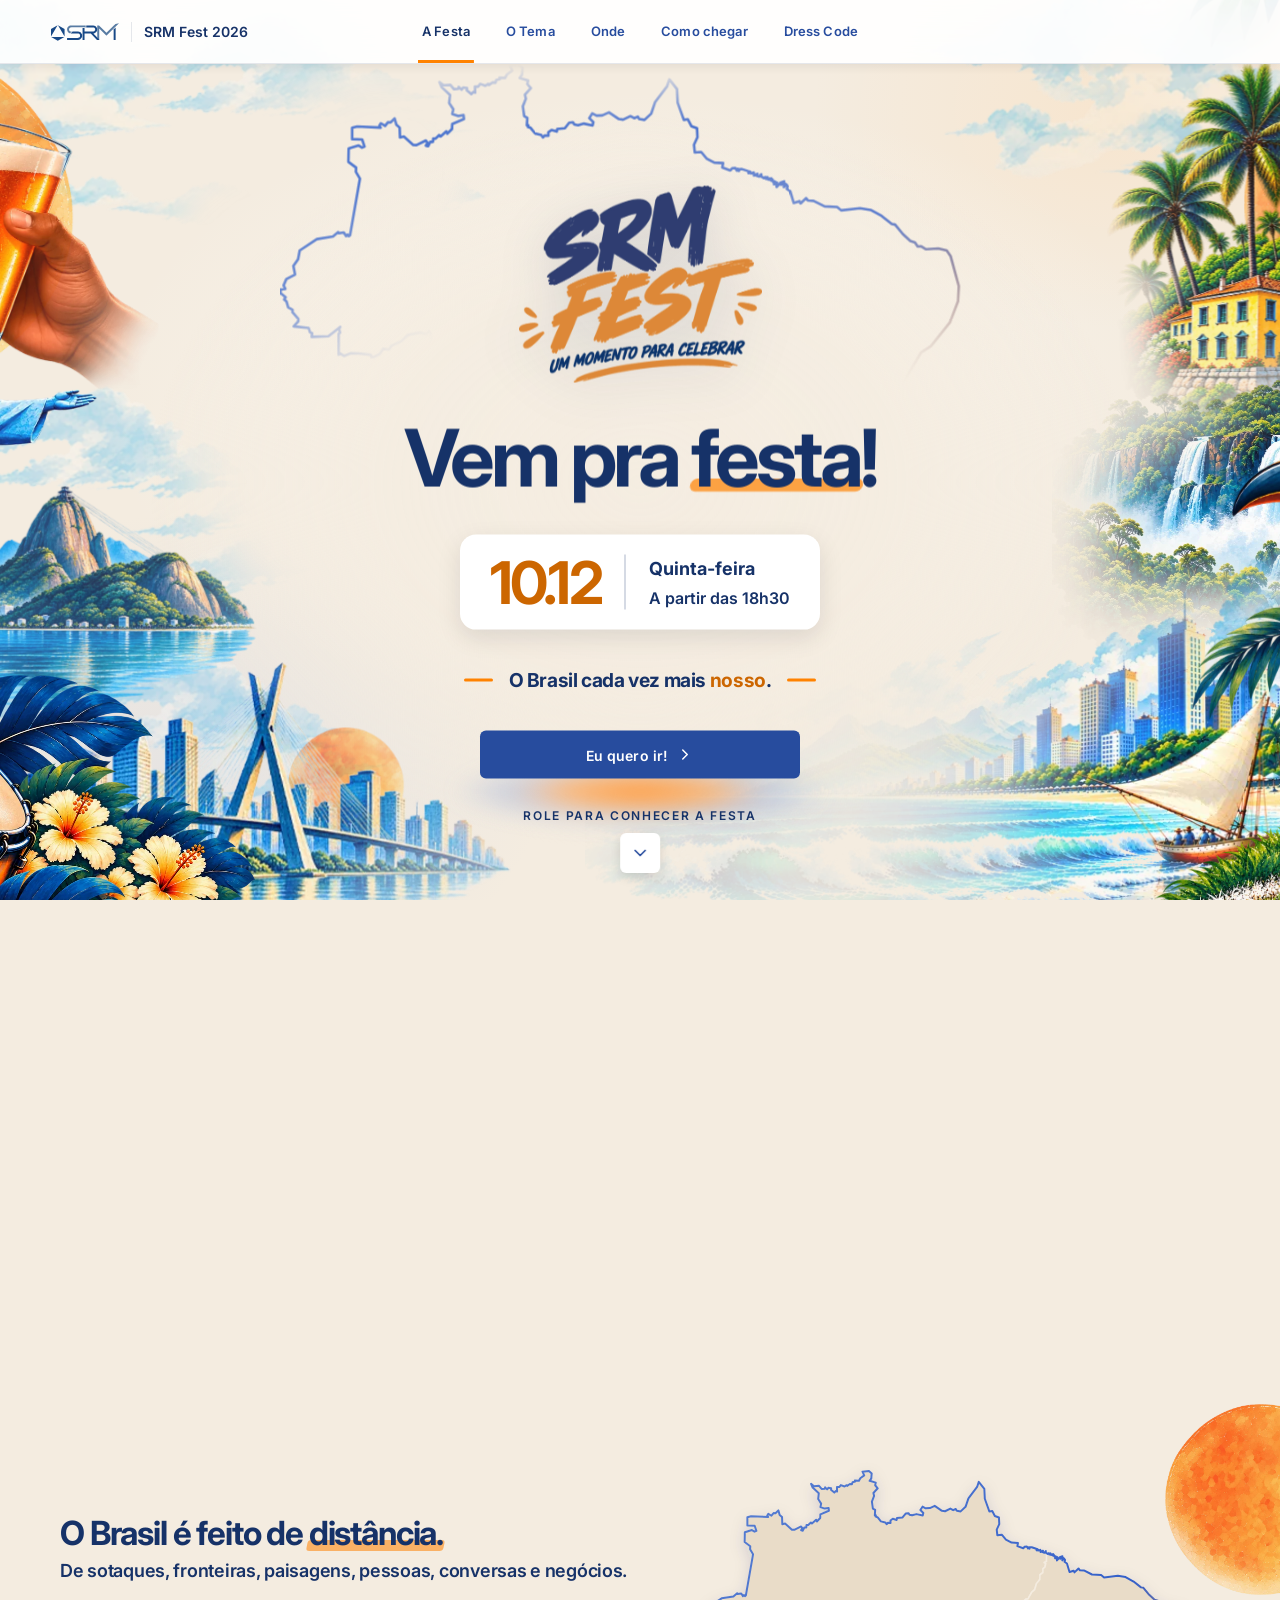
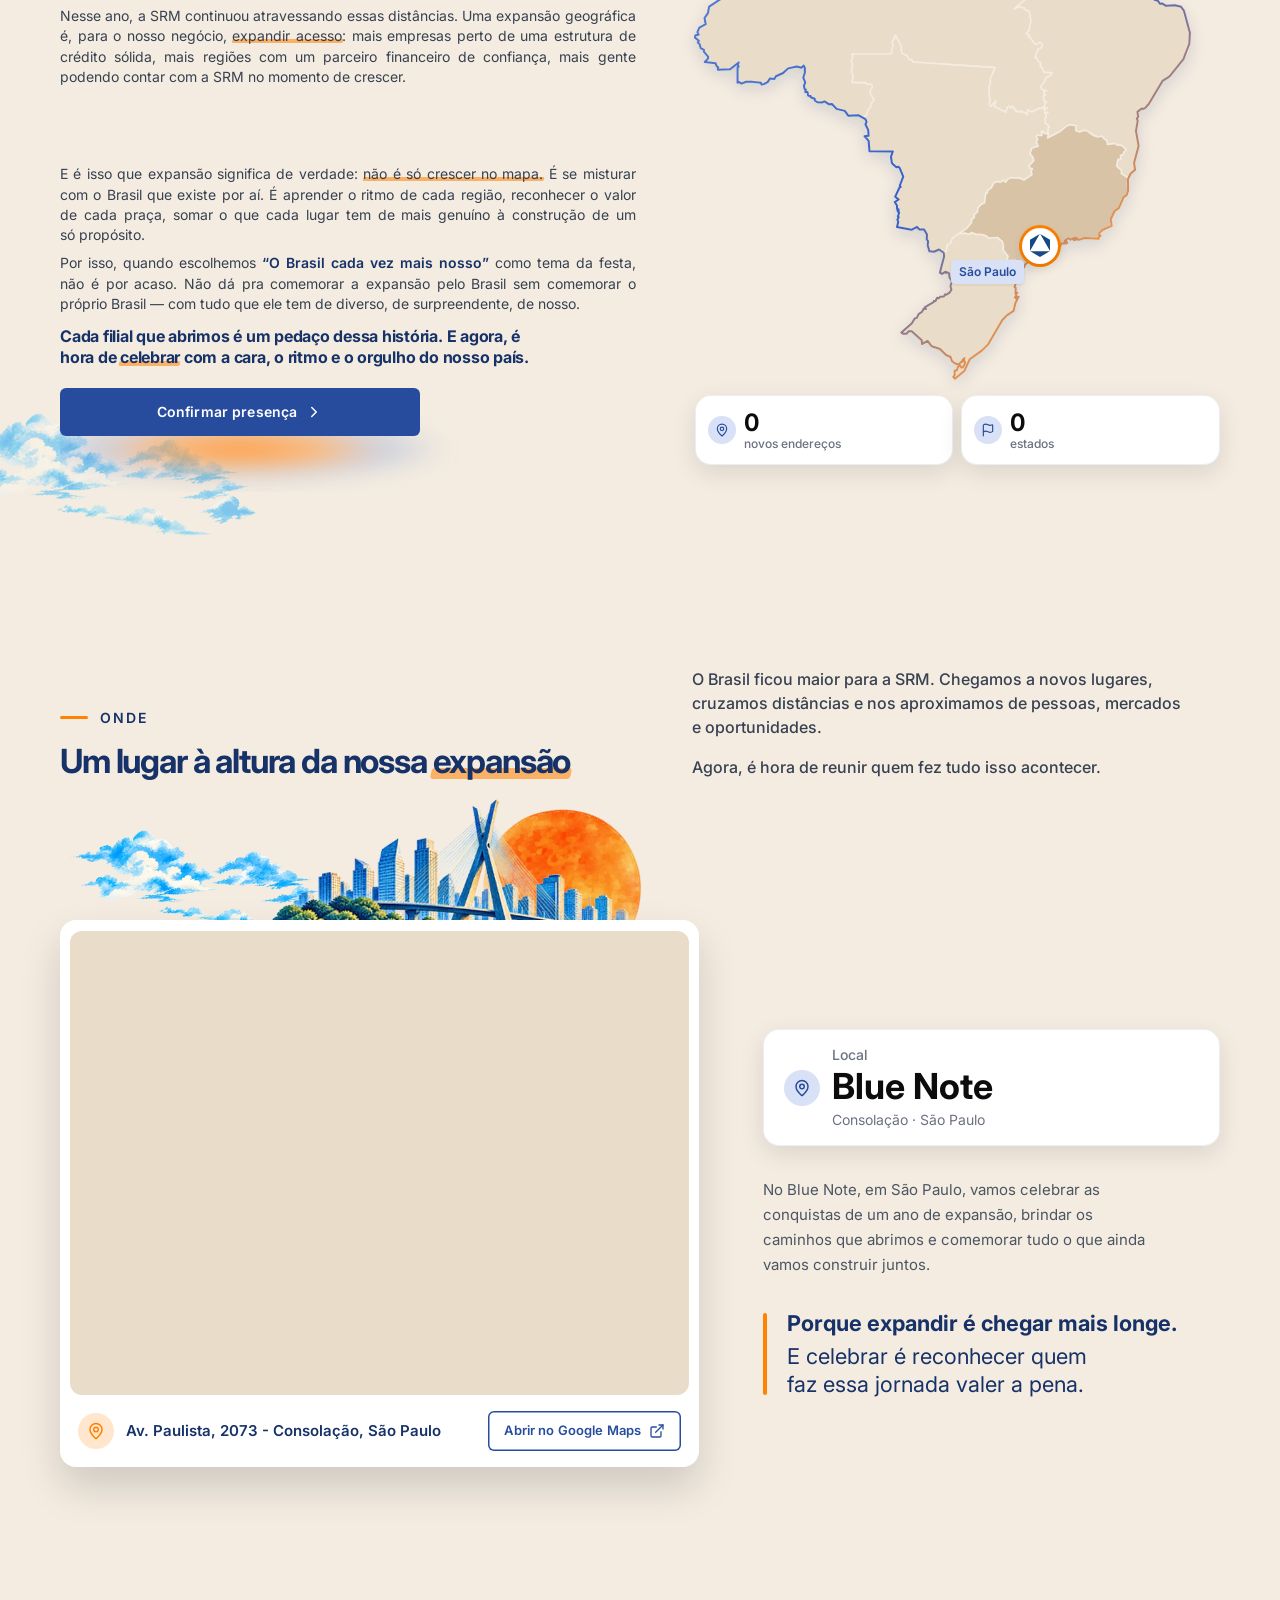
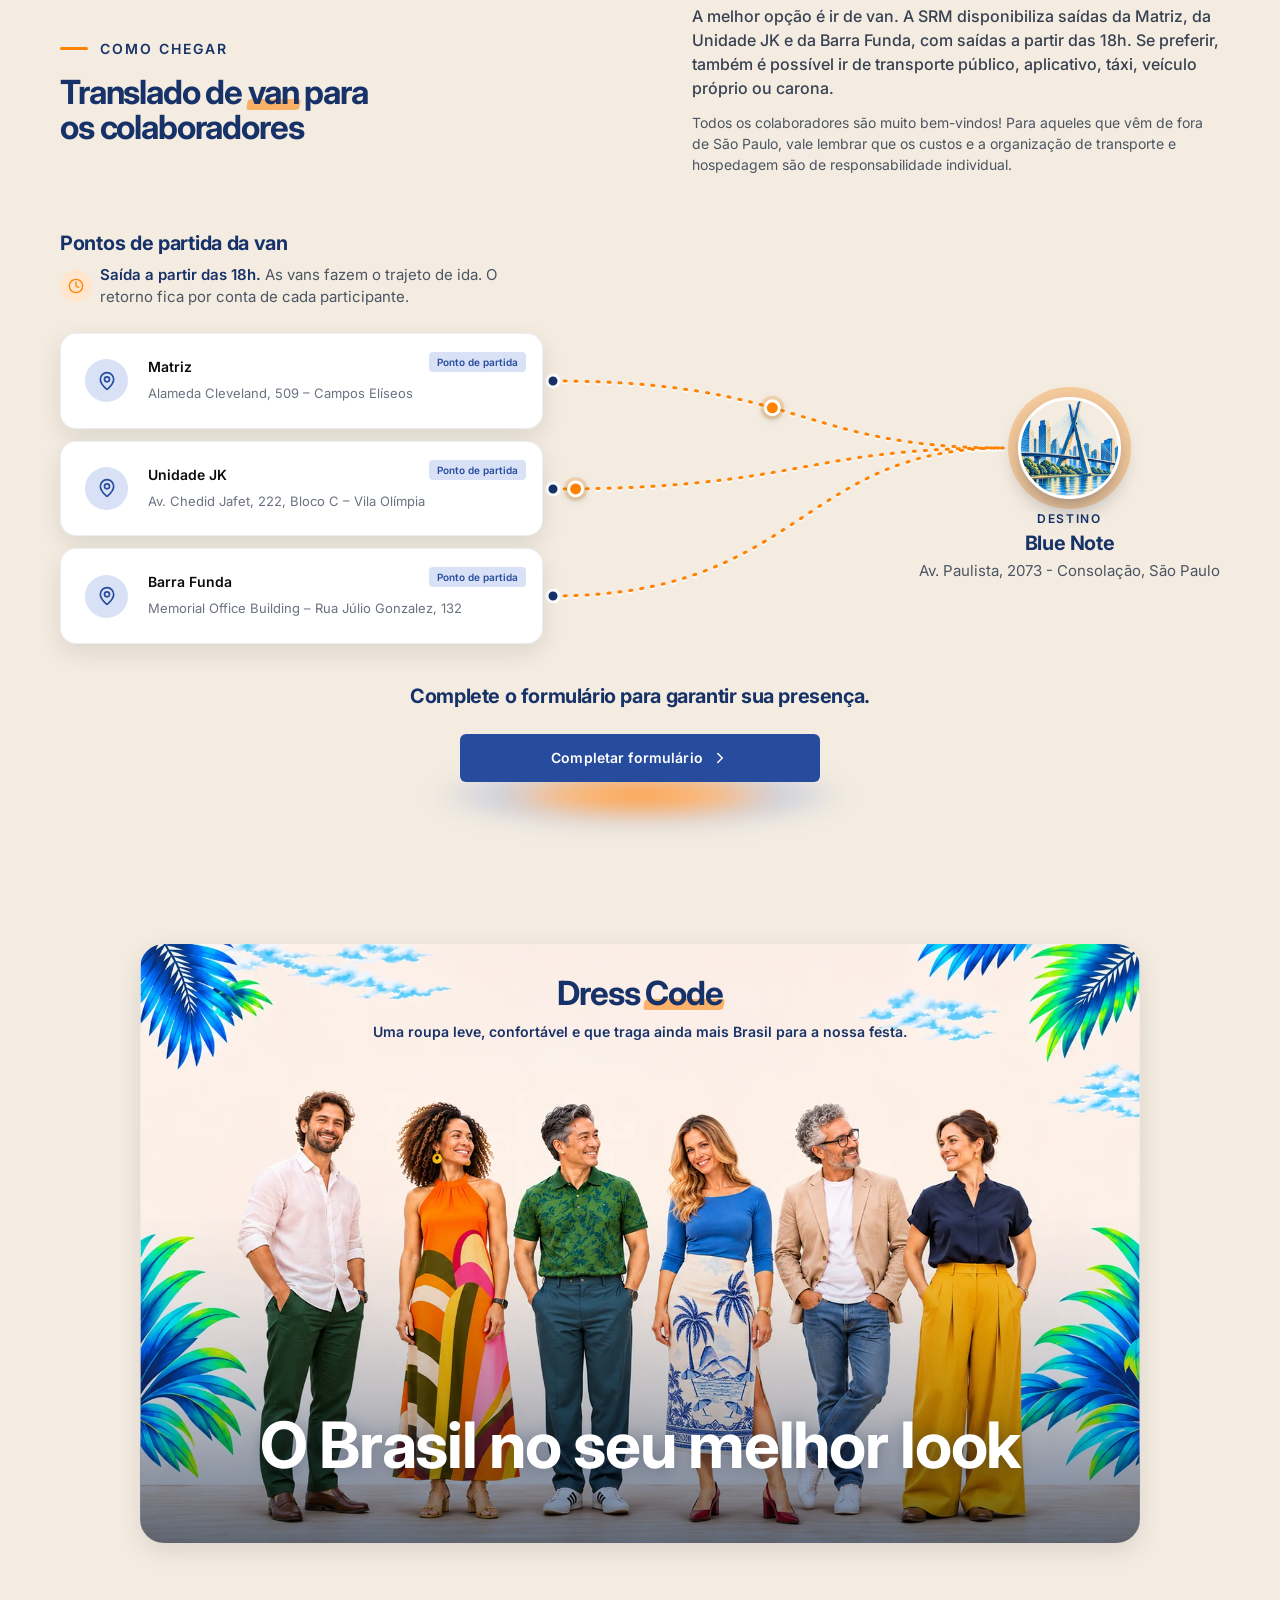
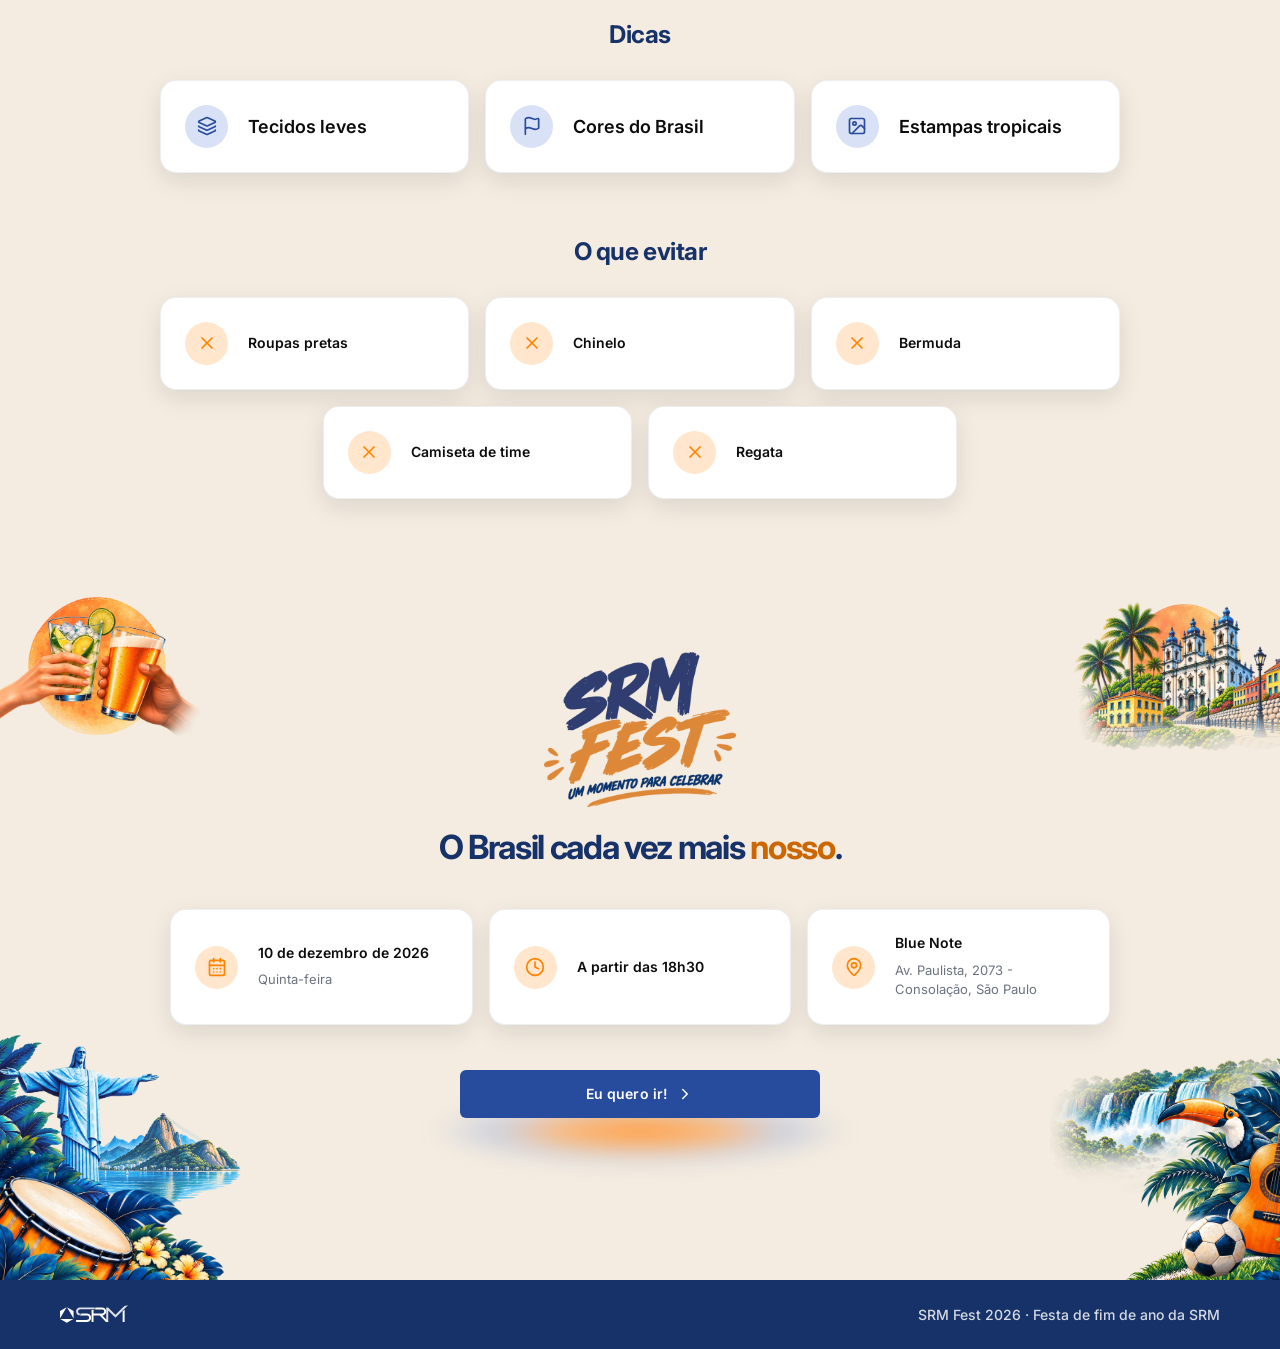
<file: festa/index.html>
<!doctype html>
<html lang="pt-BR" data-theme="light" data-raiz="../">
  <head>
    <meta charset="UTF-8" />
    <meta name="viewport" content="width=device-width, initial-scale=1.0, viewport-fit=cover" />
    <meta name="color-scheme" content="light" />
    <!-- prévia interna: fora dos buscadores -->
    <meta name="robots" content="noindex, nofollow" />
    <meta name="theme-color" content="#f4ece0" />
    <meta name="description" content="SRM Fest 2026: um momento para celebrar. 10 de dezembro, a partir das 18h30, no Blue Note (Av. Paulista). Confirme sua presença." />
    <title>SRM Fest 2026 · O Brasil cada vez mais nosso</title>
    <!-- prévia do link ao compartilhar (WhatsApp, Teams, LinkedIn, iMessage): só o KV da criação (sem data), em
         public/img/og-srm-fest-kv.jpg (1200x630, < 300 KB para o WhatsApp mostrar). URLs absolutas: os
         robôs de prévia não resolvem caminhos relativos -->
    <meta property="og:type" content="website" />
    <meta property="og:locale" content="pt_BR" />
    <meta property="og:site_name" content="SRM Fest 2026" />
    <meta property="og:title" content="SRM Fest 2026 · O Brasil cada vez mais nosso" />
    <meta property="og:description" content="Um momento para celebrar. 10 de dezembro, a partir das 18h30, no Blue Note (Av. Paulista). Confirme sua presença." />
    <meta property="og:url" content="https://maurosrm.github.io/srm-fest-lp/festa/" />
    <meta property="og:image" content="https://maurosrm.github.io/srm-fest-lp/img/og-srm-fest-kv.jpg" />
    <meta property="og:image:secure_url" content="https://maurosrm.github.io/srm-fest-lp/img/og-srm-fest-kv.jpg" />
    <meta property="og:image:type" content="image/jpeg" />
    <meta property="og:image:width" content="1200" />
    <meta property="og:image:height" content="630" />
    <meta property="og:image:alt" content="KV do SRM Fest 2026: um momento para celebrar. O Brasil cada vez mais nosso." />
    <meta name="twitter:card" content="summary_large_image" />
    <meta name="twitter:title" content="SRM Fest 2026 · O Brasil cada vez mais nosso" />
    <meta name="twitter:description" content="Um momento para celebrar. 10 de dezembro, a partir das 18h30, no Blue Note (Av. Paulista)." />
    <meta name="twitter:image" content="https://maurosrm.github.io/srm-fest-lp/img/og-srm-fest-kv.jpg" />
    <script type="module" crossorigin src="../assets/festa-BKJ1ugVM.js"></script>
    <link rel="stylesheet" crossorigin href="../assets/festa-hvS5Dl1H.css">
  </head>
  <body>
    <div id="root"></div>
  </body>
</html>
</file>
<file: assets/festa-hvS5Dl1H.css>
@charset "UTF-8";@import"https://fonts.googleapis.com/css2?family=Inter:wght@400;500;600;700&display=swap";:root{--brand-1-50: #eef2fb;--brand-1-100: #d8e1f5;--brand-1-200: #b3c5ea;--brand-1-250: #92a9ef;--brand-1-300: #7f9ede;--brand-1-350: #5b81d2;--brand-1-400: #3560c9;--brand-1-500: #274c9e;--brand-1-600: #1d3f80;--brand-1-700: #163268;--brand-1-800: #0f2450;--brand-1-900: #081736;--brand-2-50: #fff4e6;--brand-2-100: #ffe6cc;--brand-2-200: #ffd4a3;--brand-2-300: #ffb875;--brand-2-400: #ff9a3d;--brand-2-500: #ff8200;--brand-2-600: #e67300;--brand-2-700: #cc6600;--brand-2-800: #a35200;--brand-2-900: #7a3d00;--core-neutral-0: #ffffff;--core-neutral-50: #f5f6f9;--core-neutral-100: #f0f2f6;--core-neutral-200: #e5e7eb;--core-neutral-300: #d1d5db;--core-neutral-400: #9ca3af;--core-neutral-500: #6b7280;--core-neutral-600: #4b5563;--core-neutral-700: #374151;--core-neutral-800: #1f2937;--core-neutral-900: #111827;--core-neutral-950: #0c0c0c;--core-green-50: #f0fdf4;--core-green-100: #dcfce7;--core-green-200: #bbf7d0;--core-green-300: #86efac;--core-green-400: #4ade80;--core-green-450: #34d399;--core-green-500: #22c55e;--core-green-600: #16a34a;--core-green-700: #047857;--core-green-800: #065f46;--core-green-900: #064e3b;--core-red-50: #fef2f2;--core-red-100: #fee2e2;--core-red-200: #fecaca;--core-red-300: #fca5a5;--core-red-400: #f87171;--core-red-500: #ef4444;--core-red-600: #dc2626;--core-red-700: #d30000;--core-red-800: #991b1b;--core-red-900: #7f1d1d;--core-amber-50: #fffbeb;--core-amber-100: #fef3c7;--core-amber-200: #fde68a;--core-amber-300: #fcd34d;--core-amber-400: #fbbf24;--core-amber-500: #f59e0b;--core-amber-600: #d97706;--core-amber-700: #b25b00;--core-amber-800: #92400e;--core-amber-900: #78350f;--teal-50: #f0fdfa;--teal-100: #ccfbf1;--teal-200: #99f6e4;--teal-300: #5eead4;--teal-500: #14b8a6;--teal-700: #0f766e;--teal-900: #134e4a;--white-a05: rgba(255, 255, 255, .05);--white-a08: rgba(255, 255, 255, .08);--white-a10: rgba(255, 255, 255, .1);--white-a15: rgba(255, 255, 255, .15);--white-a18: rgba(255, 255, 255, .18);--white-a20: rgba(255, 255, 255, .2);--white-a22: rgba(255, 255, 255, .22);--white-a30: rgba(255, 255, 255, .3);--white-a35: rgba(255, 255, 255, .35);--white-a38: rgba(255, 255, 255, .38);--white-a40: rgba(255, 255, 255, .4);--white-a45: rgba(255, 255, 255, .45);--white-a50: rgba(255, 255, 255, .5);--white-a55: rgba(255, 255, 255, .55);--white-a60: rgba(255, 255, 255, .6);--white-a65: rgba(255, 255, 255, .65);--white-a70: rgba(255, 255, 255, .7);--white-a75: rgba(255, 255, 255, .75);--white-a80: rgba(255, 255, 255, .8);--white-a82: rgba(255, 255, 255, .82);--white-a85: rgba(255, 255, 255, .85);--white-a88: rgba(255, 255, 255, .88);--error-a07: rgba(211, 0, 0, .07);--error-a12: rgba(211, 0, 0, .12);--error-a18: rgba(220, 38, 38, .18);--error-a35: rgba(211, 0, 0, .35);--error-dark-a25: rgba(153, 0, 0, .25);--accent-a07: rgba(255, 130, 0, .07);--accent-a12: rgba(255, 130, 0, .12);--accent-a35: rgba(255, 130, 0, .35);--warning-a35: rgba(217, 119, 6, .35)}:root{--brand-primary: var(--brand-1-500);--brand-primary-hover: var(--brand-1-600);--brand-primary-light: var(--brand-1-100);--brand-secondary: var(--brand-1-700);--brand-accent: var(--brand-2-500);--brand-accent-hover: var(--brand-2-700);--brand-accent-light: var(--brand-2-100);--brand-accent-strong: var(--brand-2-700);--brand-primary-dark: var(--brand-primary-hover);--brand-primary-a10: rgba(39, 76, 158, .1);--brand-primary-a15: rgba(39, 76, 158, .15);--brand-primary-a20: rgba(39, 76, 158, .2);--brand-primary-a35: rgba(39, 76, 158, .35);--brand-primary-a45: rgba(39, 76, 158, .45);--overlay-dark-a45: rgba(0, 8, 30, .45);--overlay-dark-a60: rgba(0, 8, 30, .6);--overlay-dark-a80: rgba(0, 8, 30, .8);--logo-primary: #184987;--logo-secondary: #597ca3;--text-primary: var(--core-neutral-950);--text-secondary: var(--core-neutral-500);--text-tertiary: var(--core-neutral-500);--text-placeholder: var(--core-neutral-400);--text-on-brand: var(--core-neutral-0);--text-on-accent: var(--core-neutral-0);--text-on-inverse: var(--core-neutral-0);--text-disabled: var(--core-neutral-400);--text-brand: var(--brand-primary);--text-accent: var(--brand-accent-strong);--text-on-image: rgba(255, 255, 255, .8);--text-on-image-subtle: rgba(255, 255, 255, .6);--icon-default: var(--core-neutral-500);--icon-primary: var(--brand-primary);--icon-success: var(--core-green-700);--icon-warning: var(--core-amber-700);--icon-error: var(--core-red-700);--icon-inverse: var(--core-neutral-0);--icon-glyph-brand: var(--brand-1-500);--surface-default: var(--core-neutral-0);--surface-subtle: var(--core-neutral-50);--surface-muted: #e2e6ef;--surface-brand: var(--brand-primary);--surface-inverse: #1e2b44;--surface-canvas: #f8f9fb;--surface-hover: var(--core-neutral-50);--surface-selected: #f7fafd;--border-default: var(--core-neutral-200);--border-medium: var(--core-neutral-300);--border-strong: var(--core-neutral-400);--border-brand: var(--brand-primary);--border-error: var(--core-red-600);--border-selected: var(--border-medium);--border-subtle: rgba(229, 231, 235, .7);--success-subtle: var(--core-green-200);--success-default: var(--core-green-600);--success-strong: var(--core-green-700);--success-bg: var(--core-green-50);--success-border: var(--core-green-200);--success-icon: var(--core-green-700);--warning-subtle: var(--core-amber-200);--warning-default: var(--core-amber-500);--warning-strong: var(--core-amber-700);--warning-bg: var(--core-amber-50);--warning-border: var(--core-amber-200);--warning-icon: var(--core-amber-700);--error-subtle: var(--core-red-200);--error-default: var(--core-red-600);--error-strong: var(--core-red-700);--error-bg: var(--core-red-50);--error-border: var(--core-red-200);--error-icon: var(--core-red-700);--info-subtle: var(--brand-1-100);--info-default: var(--brand-1-400);--info-strong: var(--brand-1-500);--info-bg: var(--brand-1-50);--info-border: var(--brand-1-200);--info-icon: var(--brand-1-500);--brand-primary-subtle: var(--brand-1-100);--brand-primary-default: var(--brand-1-500);--brand-primary-strong: var(--brand-1-700);--brand-primary-bg: var(--brand-1-50);--brand-primary-border: var(--brand-1-500);--brand-primary-icon: var(--brand-1-500);--feedback-info: var(--text-secondary);--feedback-info-bg: var(--core-neutral-300);--feedback-tint-info: color-mix(in srgb, var(--feedback-info) 20%, transparent);--feedback-tint-success: color-mix(in srgb, var(--success-default) 20%, transparent);--feedback-tint-warning: color-mix(in srgb, var(--warning-strong) 20%, transparent);--feedback-tint-error: color-mix(in srgb, var(--error-strong) 20%, transparent);--feedback-tint-neutral: color-mix(in srgb, var(--text-secondary) 15%, transparent);--feedback-tint-ai: color-mix(in srgb, var(--ai-accent) 20%, transparent);--feedback-chip-info: var(--feedback-info-bg);--feedback-chip-success: var(--success-subtle);--feedback-chip-warning: var(--warning-subtle);--feedback-chip-error: var(--error-subtle);--feedback-chip-brand: var(--brand-primary-light);--callout-rail-info: var(--feedback-info);--callout-rail-success: var(--success-default);--callout-rail-warning: var(--warning-strong);--callout-rail-error: var(--error-strong);--callout-rail-neutral: var(--text-tertiary);--status-pending: var(--core-neutral-400);--ai-surface: var(--brand-1-900);--ai-accent: var(--brand-primary);--ai-muted: var(--brand-primary-a15);--ai-color: var(--brand-primary);--ai-bg: var(--brand-primary-light);--avatar-blue: var(--brand-primary);--avatar-green: #1a6b4a;--avatar-purple: #7c3aed;--avatar-amber: #b45309;--avatar-crimson: #be123c;--avatar-teal: #0d6e8a;--avatar-navy: #1e2d5a;--avatar-rose: #9d174d;--avatar-slate: #475569;--avatar-indigo: #3730a3;--tag-neutral-bg: var(--core-neutral-200);--tag-neutral-color: var(--core-neutral-700);--tag-brand-bg: var(--brand-primary-light);--chip-selected-bg: var(--brand-primary-light);--chip-selected-text: var(--brand-primary);--overlay-backdrop: rgba(0, 8, 30, .6);--overlay-backdrop-light: rgba(0, 8, 30, .45);--overlay-subtle: rgba(0, 0, 0, .04);--focus-ring: 0 0 0 3px var(--brand-primary-a35);--focus-ring-brand: 0 0 0 3px var(--brand-primary-a35);--focus-ring-error: 0 0 0 3px var(--error-a35);--focus-ring-error-input: 0 0 0 3px var(--error-a18);--focus-ring-warning: 0 0 0 3px var(--warning-a35);--focus-ring-accent: 0 0 0 3px var(--accent-a35);--focus-ring-inverse: 0 0 0 3px var(--white-a35);--focus-ring-color: var(--brand-1-400);--focus-ring-width: var(--border-width-lg);--interactive-primary-active: var(--brand-1-900);--interactive-error-active: var(--core-red-800);--interactive-secondary: var(--core-neutral-100);--interactive-secondary-hover: var(--core-neutral-200);--interactive-secondary-active: var(--core-neutral-300);--interactive-on-secondary: var(--brand-primary);--interactive-accent-hover: #e67500;--interactive-accent-active: #cc6900;--interactive-accent-light: #fff0e0;--interactive-danger: var(--core-red-600);--interactive-danger-hover: #b91c1c;--interactive-danger-active: var(--core-red-800);--interactive-danger-light: var(--core-red-50);--interactive-on-danger: var(--core-neutral-0);--interactive-ghost-hover: var(--core-neutral-100);--interactive-ghost-active: var(--core-neutral-200);--nav-dark-bg: var(--white-a08);--nav-dark-bg-hover: rgba(255, 255, 255, .12);--nav-dark-bg-active: var(--white-a15);--nav-dark-border: var(--white-a30);--nav-dark-text: rgba(255, 255, 255, .75);--nav-dark-text-label: rgba(255, 255, 255, .55);--nav-dark-surface: var(--core-neutral-900);--grad-btn: linear-gradient(135deg, var(--brand-1-600) 0%, var(--brand-primary) 100%);--grad-btn-hover: linear-gradient(135deg, var(--brand-1-700) 0%, var(--brand-1-600) 100%);--grad-header: linear-gradient(180deg, var(--brand-1-900) 0%, var(--surface-inverse) 100%);--grad-divider: linear-gradient(90deg, transparent 0%, var(--border-default) 50%, transparent 100%);--grad-overlay: linear-gradient(to top, var(--shadow-overlay-lg) 0%, transparent 100%);--grad-brand: linear-gradient(135deg, var(--brand-1-800) 0%, var(--brand-1-500) 100%);--grad-ai: var(--grad-brand);--grad-ai-hero: linear-gradient(135deg, var(--brand-1-800) 0%, var(--brand-1-700) 60%, var(--brand-1-800) 100%);--chart-1: var(--brand-primary);--chart-2: var(--brand-2-500);--chart-3: var(--core-green-600);--chart-4: var(--avatar-purple);--chart-5: var(--avatar-amber);--chart-6: var(--brand-1-500);--chart-negative: var(--core-neutral-950);--chart-loss: var(--core-red-700);--chart-grid: var(--border-subtle);--chart-tone-primary: var(--brand-primary);--chart-tone-success: var(--core-green-600);--chart-tone-warning: var(--core-amber-500);--chart-tone-error: var(--core-red-600);--chart-tone-info: var(--brand-1-400);--chart-tone-neutral-1: var(--core-neutral-500);--chart-tone-neutral-2: var(--core-neutral-400);--chart-tone-neutral-3: var(--core-neutral-300);--chart-axis: var(--text-secondary);--chart-grid-line: var(--border-subtle);--chart-tooltip-bg: var(--surface-default);--chart-tooltip-color: var(--text-primary)}:root{--font-sans: "Inter", -apple-system, BlinkMacSystemFont, sans-serif;--font-mono: "JetBrains Mono", "Fira Code", "Cascadia Code", monospace;--font-family: var(--font-sans);--text-8: 8px;--text-9: 9px;--text-10: 10px;--text-11: 11px;--text-12: 12px;--text-13: 13px;--text-14: 14px;--text-15: 15px;--text-16: 16px;--text-17: 17px;--text-18: 18px;--text-19: 19px;--text-20: 20px;--text-21: 21px;--text-22: 22px;--text-23: 23px;--text-24: 24px;--text-25: 25px;--text-26: 26px;--text-27: 27px;--text-28: 28px;--text-30: 30px;--text-32: 32px;--text-36: 36px;--text-40: 40px;--text-48: 48px;--font-weight-regular: 400;--font-weight-medium: 500;--font-weight-semibold: 600;--font-weight-bold: 700;--weight-regular: var(--font-weight-regular);--weight-medium: var(--font-weight-medium);--weight-semibold: var(--font-weight-semibold);--weight-bold: var(--font-weight-bold);--text-body: var(--text-14);--text-body-sm: var(--text-13);--text-body-xs: var(--text-12);--text-caption: var(--text-11);--text-label: var(--text-12);--text-label-sm: var(--text-11);--text-heading-sm: var(--text-16);--text-heading-md: var(--text-20);--text-heading-lg: var(--text-24);--text-display: var(--text-32);--text-eyebrow: var(--text-10);--text-mono: var(--text-13);--ts-body-md: var(--text-14);--ts-body-md-weight: 400;--ts-body-sm: var(--text-13);--ts-body-sm-weight: 400;--ts-label-md: var(--text-12);--ts-label-md-weight: 500;--ts-label-sm: var(--text-11);--ts-label-sm-weight: 600;--ts-caption: var(--text-11);--ts-caption-weight: 400;--ts-heading-sm: var(--text-16);--ts-heading-sm-weight: 700;--ts-heading-md: var(--text-20);--ts-heading-md-weight: 700;--ts-heading-lg: var(--text-24);--ts-heading-lg-weight: 800;--ts-eyebrow: var(--text-10);--ts-eyebrow-weight: 700;--ts-mono: var(--text-13);--ts-mono-weight: 500;--leading-dense: 1.1;--leading-tight: 1.15;--leading-compact: 1.25;--leading-snug: 1.3;--leading-normal: 1.5;--leading-loose: 1.6;--tracking-eyebrow: .5px;--tracking-label: var(--tracking-eyebrow);--tracking-nav: .33px;--tracking-tight: .01em;--tracking-widened: .06em}:root{--space-05: 2px;--space-1: 4px;--space-2: 8px;--space-3: 12px;--space-4: 16px;--space-5: 20px;--space-6: 24px;--space-7: 28px;--space-8: 32px;--space-9: 36px;--space-10: 40px;--space-11: 44px;--space-12: 48px;--space-13: 52px;--space-14: 56px;--breakpoint-sm: 480px;--breakpoint-md: 768px;--breakpoint-lg: 1024px;--breakpoint-xl: 1280px;--breakpoint-2xl: 1440px;--padding-page: 56px;--padding-page-mobile: 20px;--padding-section: 40px;--gap-section: 32px;--padding-card: 24px;--padding-card-sm: 16px;--padding-card-x: 24px;--padding-card-y: 24px;--gap-card: 16px;--gap-card-lg: 24px;--gap-form: 16px;--gap-form-group: 24px;--gap-form-inline: 8px;--modal-width: 540px;--modal-width-mobile: calc(100vw - var(--space-6));--toast-width: min(360px, calc(100vw - var(--space-12)));--drawer-width: 45vw;--drawer-width-mobile: 88vw;--drawer-width-min: 420px;--drawer-width-sm: 30vw;--drawer-width-lg: 65vw;--input-height-sm: 40px;--input-height-md: 48px;--nav-height: 80px;--nav-height-scroll: 64px;--bottom-nav-height: 64px;--app-header-height: 56px;--height-row-compact: 40px;--height-row-md: 56px;--height-table-header: 44px;--height-table-header-compact: 36px;--height-pagination: 52px;--width-form-max: 444px;--width-panel-min: 420px;--width-card-min: 220px}:root{--radius-none: 0px;--radius-xxs: 2px;--radius-xs: 2px;--radius-sm: 4px;--radius-md: 6px;--radius-lg: 8px;--radius-xl: 12px;--radius-2xl: 16px;--radius-3xl: 24px;--radius-full: 9999px;--radius-modal: 24px;--radius-button: 6px;--radius-input: 8px;--radius-card: 16px}:root{--shadow-overlay: rgba(0, 8, 30, .5);--shadow-overlay-sm: rgba(0, 8, 30, .35);--shadow-overlay-lg: rgba(0, 8, 30, .6);--shadow-sm: 0 1px 3px rgba(0, 0, 0, .08);--shadow-md: 0 4px 12px rgba(0, 0, 0, .12);--shadow-lg: 0 8px 24px rgba(0, 0, 0, .16);--shadow-xl: 0 20px 40px rgba(0, 8, 30, .15);--shadow-card: 0 8px 24px rgba(0, 8, 30, .1);--shadow-drawer: -8px 0 40px rgba(0, 8, 30, .14);--shadow-nav: 0 4px 8px rgba(0, 0, 0, .06);--shadow-thumb: 0 1px 4px rgba(0, 0, 0, .2);--shadow-modal: 0px 20px 30px rgba(0, 8, 30, .3);--shadow-popover: 0 2px 6px rgba(0, 8, 30, .08), 0 12px 32px rgba(0, 8, 30, .16);--shadow-brand-glow: 0 4px 16px rgba(39, 88, 181, .45)}:root{--border-width-sm: 1px;--border-width-md: 1.5px;--border-width-lg: 2px;--border-width-xl: 3px}:root{--duration-fast: .1s;--duration-normal: .15s;--duration-slow: .2s;--duration-slower: .3s;--easing-default: ease;--easing-standard: cubic-bezier(.4, 0, .2, 1);--easing-spring: cubic-bezier(.16, 1, .3, 1)}:root{--z-base: 0;--z-dropdown: 50;--z-select: 100;--z-sticky: 200;--z-overlay: 500;--z-modal: 1000;--z-drawer: 1100;--z-notification: 1200;--z-tooltip: 1500;--z-toast: 9999}:root{--opacity-disabled: .5;--opacity-subtle: .6;--opacity-overlay: .7;--height-button-sm: 32px;--height-button-md: 40px;--height-button-lg: 48px;--icon-xs: 10px;--icon-sm: 14px;--icon-md: 18px;--icon-lg: 24px;--icon-xl: 32px;--avatar-size-xs: 20px;--avatar-size-sm: 24px;--avatar-size-md: 32px;--avatar-size-lg: 40px;--avatar-size-xl: 48px;--avatar-size-2xl: 80px;--avatar-size-collab: 36px;--skeleton-gradient: linear-gradient( 90deg, var(--surface-muted) 25%, var(--surface-subtle) 50%, var(--surface-muted) 75% );--hero-banner-height: 240px;--hero-landscape-height: 200px;--hero-portrait-width: 280px;--hero-portrait-height: 360px;--toast-circle-size: 40px;--toast-circle-size-sm: 30px;--toast-circle-success: var(--feedback-tint-success);--toast-circle-error: var(--feedback-tint-error);--toast-circle-warning: var(--feedback-tint-warning);--toast-circle-info: var(--feedback-tint-info);--toast-circle-neutral: var(--feedback-tint-neutral);--height-input: 44px;--iasrm-avatar-sm: 32px;--iasrm-avatar-md: 40px;--iasrm-avatar-lg: 56px;--iasrm-avatar-glyph-sm: 18px;--iasrm-avatar-glyph-md: 22px;--iasrm-avatar-glyph-lg: 32px;--iasrm-bubble-tail-radius: 3px;--iasrm-bubble-content-gap: 0;--iasrm-bubble-time-gap: 5px;--iasrm-bubble-time-dot: 6px;--iasrm-typing-dot: 7px;--iasrm-typing-dot-gap: 5px;--iasrm-embed-max-width: 340px;--iasrm-drawer-width-sm: 30vw;--iasrm-drawer-width-md: 40vw;--iasrm-drawer-width-lg: 55vw;--iasrm-drawer-min-sm: 380px;--iasrm-drawer-min-md: 420px;--iasrm-drawer-min-lg: 560px;--iasrm-fab-size: 56px;--iasrm-overlay-width: 60vw;--iasrm-overlay-max-height: 860px;--iasrm-overlay-inset-block: 80px;--iasrm-scrim-blur: 3px;--concierge-avatar-sm: 32px;--concierge-avatar-md: 40px;--concierge-avatar-lg: 52px;--concierge-avatar-svg-sm: 14px;--concierge-avatar-svg-md: 18px;--concierge-avatar-svg-lg: 22px;--dropdown-max-height: 240px;--modal-max-width-sm: 420px;--modal-max-width-md: 580px;--modal-max-width-lg: 720px;--modal-max-width-xl: 960px;--modal-min-height-sm: 360px;--modal-min-height-md: 420px;--modal-min-height-lg: 480px;--modal-min-height-xl: 540px}[data-theme=dark]{--surface-canvas: #0f1420;--surface-default: #171d2c;--surface-subtle: #1d2434;--surface-muted: #26304a;--surface-brand: var(--brand-1-700);--surface-inverse: #f0f5fd;--surface-hover: #212a3e;--surface-selected: #22304d;--text-primary: rgba(255, 255, 255, .9);--text-secondary: rgba(255, 255, 255, .62);--text-tertiary: var(--core-neutral-400);--text-placeholder: var(--core-neutral-600);--text-disabled: rgba(255, 255, 255, .24);--text-on-brand: rgba(255, 255, 255, .9);--text-on-inverse: var(--core-neutral-950);--text-brand: var(--brand-1-350);--text-accent: #ffa64d;--icon-default: rgba(255, 255, 255, .55);--icon-primary: var(--brand-1-350);--icon-inverse: var(--brand-1-900);--icon-glyph-brand: var(--brand-1-250);--border-default: rgba(255, 255, 255, .14);--border-medium: rgba(255, 255, 255, .24);--border-strong: rgba(255, 255, 255, .3);--border-brand: var(--brand-1-400);--border-selected: var(--border-medium);--border-subtle: rgba(255, 255, 255, .08);--success-subtle: #0a2418;--success-strong: var(--core-green-300);--success-default: var(--core-green-450);--warning-subtle: #3a340e;--warning-strong: var(--core-amber-400);--warning-default: var(--core-amber-400);--error-subtle: #331621;--error-strong: var(--core-red-400);--error-default: var(--core-red-400);--feedback-info-bg: #1c2638;--feedback-info: var(--text-secondary);--feedback-tint-info: #33415a;--feedback-tint-success: #1c4a37;--feedback-tint-warning: #57502f;--feedback-tint-error: #55293a;--feedback-tint-neutral: #3c4250;--feedback-tint-ai: #2a4a7a;--feedback-chip-info: #414652;--feedback-chip-success: #2f5341;--feedback-chip-warning: #5c4626;--feedback-chip-error: #6b3a43;--feedback-chip-brand: #2a4a7a;--callout-rail-info: #9ca3af;--callout-rail-success: #22c55e;--callout-rail-warning: var(--core-amber-400);--callout-rail-error: #f87171;--callout-rail-neutral: #9ca3af;--ai-color: var(--brand-1-300);--ai-bg: var(--brand-primary-light);--ai-accent: var(--brand-1-350);--grad-ai-hero: linear-gradient(135deg, var(--surface-default) 0%, var(--surface-muted) 60%, var(--surface-default) 100%);--tag-neutral-bg: #2a3346;--tag-neutral-color: var(--text-primary);--tag-brand-bg: var(--brand-primary-light);--chip-selected-bg: var(--white-a70);--chip-selected-text: var(--text-on-inverse);--brand-primary: var(--brand-1-400);--brand-primary-hover: var(--brand-1-350);--brand-primary-light: #14284a;--brand-accent-light: #4a2f12;--brand-accent-strong: var(--text-accent);--overlay-backdrop: rgba(0, 0, 0, .75);--overlay-backdrop-light: rgba(0, 0, 0, .55);--overlay-subtle: rgba(255, 255, 255, .04);--focus-ring: 0 0 0 3px var(--white-a30);--focus-ring-brand: 0 0 0 3px var(--white-a30);--nav-dark-bg: rgba(240, 245, 253, .06);--nav-dark-bg-hover: rgba(240, 245, 253, .1);--nav-dark-bg-active: rgba(240, 245, 253, .14);--nav-dark-border: rgba(240, 245, 253, .18);--nav-dark-text: rgba(240, 245, 253, .75);--nav-dark-text-label: rgba(255, 255, 255, .45);--skeleton-gradient: linear-gradient( 90deg, rgba(255, 255, 255, .04) 25%, rgba(255, 255, 255, .08) 50%, rgba(255, 255, 255, .04) 75% );--shadow-card: 0 4px 16px rgba(0, 0, 0, .4);--shadow-drawer: -8px 0 40px rgba(0, 0, 0, .5);--shadow-modal: 0 20px 40px rgba(0, 0, 0, .55);--shadow-popover: 0 2px 6px rgba(0, 0, 0, .35), 0 12px 32px rgba(0, 0, 0, .55);--shadow-lg: 0 8px 24px rgba(0, 0, 0, .45);--shadow-xl: 0 20px 40px rgba(0, 0, 0, .55);--interactive-secondary: #1d2434;--interactive-secondary-hover: #26304a;--interactive-secondary-active: #2e3a52;--interactive-on-secondary: rgba(255, 255, 255, .9);--interactive-ghost-hover: rgba(255, 255, 255, .08);--interactive-ghost-active: rgba(255, 255, 255, .12);--chart-1: var(--brand-1-300);--chart-2: var(--brand-2-400);--chart-3: var(--core-green-400);--chart-4: var(--avatar-purple);--chart-5: var(--avatar-amber);--chart-6: var(--brand-1-400);--chart-negative: var(--core-neutral-400);--chart-loss: var(--core-red-400);--chart-grid: var(--border-subtle);--chart-tone-primary: var(--brand-1-300);--chart-tone-success: var(--core-green-400);--chart-tone-warning: var(--core-amber-400);--chart-tone-error: var(--core-red-400);--chart-tone-info: var(--brand-1-500);--chart-tone-neutral-1: var(--core-neutral-400);--chart-tone-neutral-2: var(--core-neutral-500);--chart-tone-neutral-3: var(--core-neutral-600);--chart-axis: var(--text-secondary);--chart-grid-line: var(--border-subtle);--chart-tooltip-bg: var(--surface-elevated, var(--surface-subtle));--chart-tooltip-color: var(--text-primary)}@media(max-width:600px){:root{--modal-width: var(--modal-width-mobile);--drawer-width: var(--drawer-width-mobile);--drawer-width-sm: var(--drawer-width-mobile);--drawer-width-lg: var(--drawer-width-mobile);--padding-page: var(--padding-page-mobile);--padding-section: var(--space-6)}}@media(max-width:768px){:root{--padding-page: var(--space-6);--gap-section: var(--space-6);--modal-width: calc(100vw - var(--space-8))}}[data-brand=trust]{--brand-primary: #1a5276;--brand-primary-hover: #154360;--brand-secondary: #0e3350;--brand-primary-dark: var(--brand-secondary);--brand-primary-light: #d6eaf8;--brand-accent: #2e86c1;--brand-accent-hover: #1a6da5;--brand-accent-light: #d6eaf8;--brand-accent-strong: #1a5276;--brand-primary-a10: rgba(26, 82, 118, .1);--brand-primary-a15: rgba(26, 82, 118, .15);--brand-primary-a20: rgba(26, 82, 118, .2);--brand-primary-a35: rgba(26, 82, 118, .35);--brand-primary-a45: rgba(26, 82, 118, .45);--text-brand: #1a5276;--surface-brand: #1a5276;--surface-selected: #eaf4fc;--border-brand: #2e86c1;--focus-ring: 0 0 0 3px rgba(26, 82, 118, .35);--focus-ring-brand: 0 0 0 3px rgba(26, 82, 118, .35);--nav-dark-bg: rgba(255, 255, 255, .1);--nav-dark-bg-hover: rgba(255, 255, 255, .16);--nav-dark-bg-active: rgba(255, 255, 255, .2);--nav-dark-border: rgba(255, 255, 255, .2);--nav-dark-text: rgba(255, 255, 255, .9);--nav-dark-text-label: rgba(255, 255, 255, .55);--grad-btn: linear-gradient(135deg, #1a6da5 0%, #1a5276 100%);--grad-btn-hover: linear-gradient(135deg, #154360 0%, #0e3350 100%);--grad-header: linear-gradient(180deg, #0e3350 0%, #1a5276 100%);--grad-brand: linear-gradient(135deg, #0e3350 0%, #2e86c1 100%);--logo-primary: #1a5276;--logo-secondary: #2e86c1}[data-brand=hb-digital]{--brand-accent: #e67e22;--brand-accent-hover: #ca6f1e;--brand-accent-light: #fdebd0;--brand-accent-strong: #ca6f1e;--grad-btn: linear-gradient(135deg, #e67e22 0%, #ca6f1e 100%)}[data-brand=hb-institucional]{--brand-1-50: #eef2fa;--brand-1-100: #dae2f5;--brand-1-200: #b3c5eb;--brand-1-300: #87a3dd;--brand-1-400: #5b81cd;--brand-1-500: #2F4AA8;--brand-1-600: #253d90;--brand-1-700: #1d3272;--brand-1-800: #142857;--brand-1-900: #0c1a3c;--brand-2-50: #faf5e8;--brand-2-100: #f2e7c8;--brand-2-200: #e8d29c;--brand-2-300: #dcb976;--brand-2-400: #d1a55b;--brand-2-500: #C8A96B;--brand-2-600: #b0925c;--brand-2-700: #8f7549;--brand-2-800: #6d5936;--brand-2-900: #4a3d24}*,*:before,*:after{box-sizing:border-box;margin:0;padding:0}html{-webkit-text-size-adjust:100%;font-size:16px;scroll-behavior:smooth}body{font-family:var(--font-sans);font-size:var(--text-14);line-height:var(--leading-normal);color:var(--text-primary);background-color:var(--surface-canvas);-webkit-font-smoothing:antialiased;-moz-osx-font-smoothing:grayscale}img,svg{display:block;max-width:100%}button,input,select,textarea{font:inherit}button{cursor:pointer;border:none;background:none;padding:0}a{color:var(--brand-primary);text-decoration:none}a:hover{text-decoration:underline}ul,ol{list-style:none}::-webkit-scrollbar{width:6px;height:6px}::-webkit-scrollbar-track{background:var(--surface-subtle)}::-webkit-scrollbar-thumb{background:var(--border-default);border-radius:var(--radius-full)}::-webkit-scrollbar-thumb:hover{background:var(--border-strong)}::selection{background-color:var(--brand-primary-light);color:var(--brand-primary)}:focus-visible{outline:2px solid var(--brand-primary);outline-offset:2px}.g2{display:grid;grid-template-columns:repeat(2,1fr);gap:var(--gap-card)}.g3{display:grid;grid-template-columns:repeat(3,1fr);gap:var(--gap-card)}.g4{display:grid;grid-template-columns:repeat(4,1fr);gap:var(--gap-card)}.g5{display:grid;grid-template-columns:repeat(5,1fr);gap:var(--gap-card)}.g2-lg{display:grid;grid-template-columns:repeat(2,1fr);gap:var(--gap-card-lg)}.g3-lg{display:grid;grid-template-columns:repeat(3,1fr);gap:var(--gap-card-lg)}.g-auto-sm{display:grid;grid-template-columns:repeat(auto-fill,minmax(200px,1fr));gap:var(--gap-card)}.g-auto-md{display:grid;grid-template-columns:repeat(auto-fill,minmax(280px,1fr));gap:var(--gap-card)}.g-auto-lg{display:grid;grid-template-columns:repeat(auto-fill,minmax(360px,1fr));gap:var(--gap-card)}.row{display:flex;align-items:center;gap:var(--space-3)}.row-lg{display:flex;align-items:center;gap:var(--space-6)}.col{display:flex;flex-direction:column;gap:var(--space-3)}.col-lg{display:flex;flex-direction:column;gap:var(--space-6)}.between{display:flex;align-items:center;justify-content:space-between}@media(max-width:768px){.g2,.g3,.g4,.g5,.g2-lg,.g3-lg{grid-template-columns:1fr}.g2.g2-keep-mobile{grid-template-columns:repeat(2,1fr)}}.page-wrap{max-width:1440px;margin:0 auto;padding:0 var(--padding-page)}@media(max-width:768px){.page-wrap{padding:0 var(--padding-page-mobile)}}._avatar_1780p_2{display:inline-flex;align-items:center;justify-content:center;flex-shrink:0;border-radius:var(--radius-full);background-color:var(--brand-primary);font-family:var(--font-sans);font-weight:var(--font-weight-semibold)}._avatarInitials_1780p_17{display:block;color:var(--text-on-brand);line-height:1;text-align:center;-webkit-user-select:none;user-select:none}._sizeXs_1780p_25{width:var(--avatar-size-xs);height:var(--avatar-size-xs);font-size:var(--text-8)}._sizeSm_1780p_31{width:var(--avatar-size-sm);height:var(--avatar-size-sm);font-size:var(--text-10)}._sizeMd_1780p_37{width:var(--avatar-size-md);height:var(--avatar-size-md);font-size:var(--text-13)}._sizeLg_1780p_43{width:var(--avatar-size-lg);height:var(--avatar-size-lg);font-size:var(--text-15)}._sizeXl_1780p_49{width:var(--avatar-size-xl);height:var(--avatar-size-xl);font-size:var(--text-17);font-weight:var(--font-weight-bold)}._sizeCollab_1780p_56{width:var(--avatar-size-collab);height:var(--avatar-size-collab);font-size:var(--text-13);font-weight:var(--font-weight-bold)}._colabCircle_1780p_63{display:inline-flex;align-items:center;justify-content:center;flex-shrink:0;width:var(--avatar-size-collab);height:var(--avatar-size-collab);border-radius:var(--radius-full);background-color:var(--brand-primary)}._colabCircleSubtle_1780p_74{background-color:var(--brand-primary-light)}._colabCircleDark_1780p_78{box-shadow:inset 0 0 0 var(--border-width-lg) var(--white-a55)}._colabCircleInverted_1780p_85{background-color:var(--white-a15);box-shadow:none}._avatarDark_1780p_90{box-shadow:inset 0 0 0 var(--border-width-lg) var(--white-a55)}._avatarInverted_1780p_94{background-color:var(--white-a15);box-shadow:none}._avatarInverted_1780p_94 ._avatarInitials_1780p_17{color:var(--core-neutral-0)}[data-theme=dark] ._avatar_1780p_2:not(._avatarDark_1780p_90):not(._avatarInverted_1780p_94){background-color:var(--white-a15)}[data-theme=dark] ._colabCircle_1780p_63:not(._colabCircleDark_1780p_78):not(._colabCircleInverted_1780p_85):not(._colabCircleSubtle_1780p_74){background-color:var(--white-a15)}._icon_th9kw_1{display:block;flex-shrink:0}._circle_1610x_1{display:flex;align-items:center;justify-content:center;flex-shrink:0;border-radius:var(--radius-full)}._circle_1610x_1 svg{display:block}._success_1610x_13{color:var(--success-default)}._error_1610x_17{color:var(--error-strong)}._warning_1610x_21{color:var(--warning-strong)}._info_1610x_25{color:var(--feedback-info)}._default_1610x_29{color:var(--icon-glyph-brand)}._accent_1610x_33{color:var(--brand-accent)}._tintChip_1610x_37._circle_1610x_1._success_1610x_13{background:var(--feedback-chip-success)}._tintChip_1610x_37._circle_1610x_1._error_1610x_17{background:var(--feedback-chip-error)}._tintChip_1610x_37._circle_1610x_1._warning_1610x_21{background:var(--feedback-chip-warning)}._tintChip_1610x_37._circle_1610x_1._info_1610x_25{background:var(--feedback-chip-info)}._tintChip_1610x_37._circle_1610x_1._default_1610x_29{background:var(--brand-primary-light)}._tintChip_1610x_37._circle_1610x_1._accent_1610x_33{background:var(--brand-accent-light)}._tintWell_1610x_61._circle_1610x_1._success_1610x_13{background:var(--feedback-tint-success)}._tintWell_1610x_61._circle_1610x_1._error_1610x_17{background:var(--feedback-tint-error)}._tintWell_1610x_61._circle_1610x_1._warning_1610x_21{background:var(--feedback-tint-warning)}._tintWell_1610x_61._circle_1610x_1._info_1610x_25{background:var(--feedback-tint-info)}._tintWell_1610x_61._circle_1610x_1._default_1610x_29{background:var(--brand-primary-light)}._tintWell_1610x_61._circle_1610x_1._accent_1610x_33{background:var(--feedback-tint-ai)}._bare_1610x_85{display:inline-flex;align-items:center;background:none;color:inherit}._spinning_1610x_92{animation:_ds-icon-spin_1610x_1 1s linear infinite}@keyframes _ds-icon-spin_1610x_1{0%{transform:rotate(0)}to{transform:rotate(360deg)}}@media(prefers-reduced-motion:reduce){._spinning_1610x_92{animation:none}}._popover_147j9_2{z-index:var(--z-dropdown)}._popover_147j9_2[data-entering]{animation:_overlayIn_147j9_1 var(--duration-fast) var(--easing-default)}._popover_147j9_2[data-exiting]{animation:_overlayIn_147j9_1 var(--duration-fast) var(--easing-default) reverse}@keyframes _overlayIn_147j9_1{0%{opacity:0;transform:translateY(-4px)}to{opacity:1;transform:translateY(0)}}._panel_147j9_22{background-color:var(--surface-default);border:var(--border-width-sm) solid var(--border-default);border-radius:var(--radius-button);box-shadow:var(--shadow-popover);outline:none;font-family:var(--font-sans);overflow:hidden;min-width:var(--overlay-min-width, 260px);max-width:var(--overlay-max-width, none);padding:var(--overlay-padding, var(--space-4))}._panelMenu_147j9_35{padding:var(--overlay-padding, var(--space-1) 0)}._menu_147j9_39{outline:none}._menuItem_147j9_43{display:flex;align-items:center;gap:var(--space-2);padding:var(--space-2) var(--space-4);font-size:var(--text-13);color:var(--text-primary);cursor:pointer;outline:none;transition:background-color var(--duration-fast) var(--easing-default)}._menuItem_147j9_43[data-hovered],._menuItem_147j9_43[data-focused]{background-color:var(--interactive-ghost-hover)}._menuItem_147j9_43[data-focus-visible]{box-shadow:inset var(--focus-ring)}._menuItemIcon_147j9_66{flex-shrink:0;color:var(--text-secondary);display:inline-flex;align-items:center}._menuItemDanger_147j9_73{color:var(--error-strong);border-top:var(--border-width-sm) solid var(--border-default)}._menuItemDanger_147j9_73 ._menuItemIcon_147j9_66{color:var(--error-strong)}@media(prefers-reduced-motion:reduce){._popover_147j9_2,._menuItem_147j9_43{animation:none!important;transition:none}}._trigger_6z5e7_2{display:inline-flex;align-items:center;gap:var(--space-2);padding:var(--space-2) var(--space-3);min-height:calc(var(--avatar-size-md) + var(--space-2) * 2 + var(--border-width-sm) * 2);border-radius:var(--radius-button);border:var(--border-width-sm) solid transparent;background-color:transparent;cursor:pointer;font-family:var(--font-sans);text-align:left;transition:background-color var(--duration-normal),border-color var(--duration-normal)}._trigger_6z5e7_2:focus{outline:none;box-shadow:none}._trigger_6z5e7_2[data-focus-visible]{outline:none;box-shadow:var(--focus-ring)}._triggerOutlined_6z5e7_30{background-color:var(--surface-default);border-color:var(--border-default)}._triggerOutlined_6z5e7_30[data-hovered]{background-color:var(--surface-hover)}._triggerOutlined_6z5e7_30[aria-expanded=true]{background-color:var(--surface-subtle);border-color:var(--border-medium)}._triggerOutlined_6z5e7_30._triggerDark_6z5e7_44{background-color:var(--white-a08);border-color:var(--white-a30)}._triggerOutlined_6z5e7_30._triggerDark_6z5e7_44[data-hovered],._triggerOutlined_6z5e7_30._triggerDark_6z5e7_44[aria-expanded=true]{background-color:var(--white-a15)}._triggerOutlined_6z5e7_30._triggerDark_6z5e7_44[aria-expanded=true]{border-color:var(--white-a55)}._triggerGhost_6z5e7_60[data-hovered],._triggerGhost_6z5e7_60[aria-expanded=true]{background-color:var(--surface-hover)}._triggerGhost_6z5e7_60._triggerDark_6z5e7_44[data-hovered],._triggerGhost_6z5e7_60._triggerDark_6z5e7_44[aria-expanded=true]{background-color:var(--white-a08)}._triggerCollab_6z5e7_70{min-width:0}._triggerCollab_6z5e7_70[data-hovered]:not([aria-expanded=true]){border-color:var(--border-medium)}._triggerText_6z5e7_78{min-width:0;max-width:200px;text-align:left}._triggerTitle_6z5e7_84{display:block;font-size:var(--text-13);font-weight:var(--font-weight-semibold);color:var(--text-primary);line-height:17px;white-space:nowrap;overflow:hidden;text-overflow:ellipsis}._triggerSubtitle_6z5e7_95{display:block;font-size:var(--text-11);font-weight:var(--font-weight-regular);color:var(--text-tertiary);line-height:15px;white-space:nowrap;overflow:hidden;text-overflow:ellipsis}._triggerCompany_6z5e7_106 ._triggerTitle_6z5e7_84{font-size:var(--text-14);line-height:20px}._triggerDark_6z5e7_44 ._triggerTitle_6z5e7_84{color:var(--core-neutral-0)}._triggerDark_6z5e7_44 ._triggerSubtitle_6z5e7_95{color:var(--white-a80)}._chevron_6z5e7_121{display:inline-flex;align-items:center;justify-content:center;width:var(--space-5);height:var(--space-5);flex-shrink:0;margin-left:var(--space-1);color:var(--text-secondary);transform-origin:50% 50%;transition:transform var(--duration-normal)}._chevron_6z5e7_121 svg{display:block}._trigger_6z5e7_2[aria-expanded=true] ._chevron_6z5e7_121{transform:rotate(180deg)}._triggerDark_6z5e7_44 ._chevron_6z5e7_121{color:var(--white-a55)}@media(prefers-reduced-motion:reduce){._trigger_6z5e7_2,._chevron_6z5e7_121{transition:none;animation:none!important}}._group_17gcj_1{display:inline-flex;align-items:center;gap:var(--space-2);font-family:var(--font-sans);text-align:left}._labelLines_17gcj_13{min-width:0}._labelLine1_17gcj_17{margin:0;font-size:var(--text-13);font-weight:var(--font-weight-semibold);color:var(--text-primary);line-height:18px}._labelLine2_17gcj_25{margin:0;font-size:var(--text-11);font-weight:var(--font-weight-regular);color:var(--text-secondary);line-height:16px}._labelLine1Dark_17gcj_33{color:var(--core-neutral-0)}._labelLine2Dark_17gcj_37{color:var(--white-a80)}._companyLines_17gcj_45{min-width:0}._companyName_17gcj_49{margin:0;font-size:var(--text-14);font-weight:var(--font-weight-semibold);color:var(--text-primary);line-height:20px}._companyCnpj_17gcj_57{margin:0;font-size:var(--text-11);font-weight:var(--font-weight-regular);color:var(--text-tertiary);line-height:16px}._companyNameDark_17gcj_65{color:var(--core-neutral-0)}._companyCnpjDark_17gcj_69{color:var(--white-a80)}._colabLines_17gcj_77{min-width:0}._colabEmail_17gcj_81{margin:0;font-size:var(--text-13);font-weight:var(--font-weight-semibold);color:var(--text-primary);line-height:18px;overflow:hidden;text-overflow:ellipsis;white-space:nowrap}._colabCompany_17gcj_92{margin:0;font-size:var(--text-11);color:var(--text-tertiary);line-height:15px}._colabEmailDark_17gcj_99{color:var(--core-neutral-0)}._colabCompanyDark_17gcj_103{color:var(--white-a80)}._avatar_10n0z_1{position:relative;display:inline-flex;align-items:center;justify-content:center;overflow:hidden;flex-shrink:0;font-family:var(--font-family);font-weight:var(--font-weight-semibold);color:var(--text-secondary)}._avatar_10n0z_1:has(._fallback_10n0z_13){background:var(--surface-default);border:var(--border-width-sm) solid var(--border-default)}._circle_10n0z_18{border-radius:var(--radius-full)}._img_10n0z_22{position:relative;z-index:1;width:100%;height:100%;object-fit:contain}._fallback_10n0z_13{position:absolute;top:0;right:0;bottom:0;left:0;display:flex;align-items:center;justify-content:center;line-height:1;-webkit-user-select:none;user-select:none}._xs_10n0z_40{width:var(--avatar-size-xs);height:var(--avatar-size-xs)}._xs_10n0z_40 ._fallback_10n0z_13{font-size:var(--text-8)}._sm_10n0z_49{width:var(--avatar-size-sm);height:var(--avatar-size-sm)}._sm_10n0z_49 ._fallback_10n0z_13{font-size:var(--text-9)}._md_10n0z_58{width:var(--avatar-size-md);height:var(--avatar-size-md)}._md_10n0z_58 ._fallback_10n0z_13{font-size:var(--text-11)}._lg_10n0z_67{width:var(--avatar-size-lg);height:var(--avatar-size-lg)}._lg_10n0z_67 ._fallback_10n0z_13{font-size:var(--text-14)}._xl_10n0z_76{width:var(--avatar-size-xl);height:var(--avatar-size-xl)}._xl_10n0z_76 ._fallback_10n0z_13{font-size:var(--text-17)}._2xl_10n0z_85{width:var(--avatar-size-2xl);height:var(--avatar-size-2xl)}._2xl_10n0z_85 ._fallback_10n0z_13{font-size:var(--text-23)}._group_1yr07_1{display:inline-flex;align-items:center;font-family:var(--font-family)}._item_1yr07_7{flex-shrink:0;margin-left:calc(var(--space-2) * -1);box-shadow:0 0 0 var(--border-width-lg) var(--surface-default)}._item_1yr07_7:first-child{margin-left:0}._itemSpaced_1yr07_17{flex-shrink:0;margin-left:var(--space-1)}._itemSpaced_1yr07_17:first-child{margin-left:0}._more_1yr07_26{display:inline-flex;align-items:center;justify-content:center;background:var(--surface-hover);color:var(--text-secondary);font-size:var(--text-11);font-weight:var(--font-weight-semibold);border-radius:var(--radius-full)}._xs_1yr07_37{width:var(--avatar-size-xs);height:var(--avatar-size-xs)}._sm_1yr07_42{width:var(--avatar-size-sm);height:var(--avatar-size-sm)}._md_1yr07_47{width:var(--avatar-size-md);height:var(--avatar-size-md)}._lg_1yr07_52{width:var(--avatar-size-lg);height:var(--avatar-size-lg)}._xl_1yr07_57{width:var(--avatar-size-xl);height:var(--avatar-size-xl)}._2xl_1yr07_62{width:var(--avatar-size-2xl);height:var(--avatar-size-2xl)}._button_el195_2{position:relative;display:inline-flex;align-items:center;justify-content:center;gap:var(--space-2);padding:var(--space-3) var(--space-4);overflow:hidden;border:none;border-radius:var(--radius-button);font-family:var(--font-sans);font-weight:600;letter-spacing:var(--tracking-tight);white-space:nowrap;-webkit-user-select:none;user-select:none;cursor:pointer;outline:none;transition:background-color var(--duration-normal) var(--easing-default),color var(--duration-normal) var(--easing-default),border-color var(--duration-normal) var(--easing-default)}._button_el195_2[data-disabled]{cursor:not-allowed}._content_el195_26{position:relative;z-index:1;display:inline-flex;align-items:center;gap:var(--space-2)}._spinner_el195_34{animation:_spin_el195_34 1s linear infinite}@keyframes _spin_el195_34{to{transform:rotate(360deg)}}._sizeSm_el195_43{height:var(--space-8);font-size:var(--text-11)}._sizeMd_el195_48{height:var(--space-10);font-size:var(--text-13)}._sizeLg_el195_53{height:var(--space-12);font-size:var(--text-14)}._fullWidth_el195_58{width:100%}._primary_el195_62:before{content:"";position:absolute;top:0;right:0;bottom:0;left:0;z-index:0;border-radius:var(--radius-button);background-color:var(--brand-primary-hover);transform:translate(-101%);transition:transform var(--duration-slow) ease-out}._primary_el195_62[data-hovered]:before{transform:translate(0)}._primary_el195_62{background-color:var(--brand-primary);color:var(--text-on-brand)}._primary_el195_62[data-pressed]{background-color:var(--interactive-primary-active)}._primary_el195_62[data-disabled]:not(._loading_el195_82){background-color:var(--surface-muted);color:var(--text-disabled)}._primary_el195_62._dark_el195_86,[data-theme=dark] ._primary_el195_62{background-color:var(--brand-primary);color:var(--text-on-brand)}._primary_el195_62._dark_el195_86:before,[data-theme=dark] ._primary_el195_62:before{background-color:var(--brand-primary-hover)}._primary_el195_62._dark_el195_86[data-pressed],[data-theme=dark] ._primary_el195_62[data-pressed]{background-color:var(--brand-primary-hover)}._primary_el195_62._dark_el195_86[data-disabled]:not(._loading_el195_82),[data-theme=dark] ._primary_el195_62[data-disabled]:not(._loading_el195_82){background-color:var(--white-a20);color:var(--white-a40)}._destructive_el195_103:before{content:"";position:absolute;top:0;right:0;bottom:0;left:0;z-index:0;border-radius:var(--radius-button);background-color:var(--error-dark-a25);transform:translate(-101%);transition:transform var(--duration-slow) ease-out}._destructive_el195_103[data-hovered]:before{transform:translate(0)}._destructive_el195_103{background-color:var(--error-strong);color:var(--text-on-brand)}._destructive_el195_103[data-disabled]:not(._loading_el195_82){background-color:var(--surface-muted);color:var(--text-disabled)}[data-theme=dark] ._destructive_el195_103,._destructive_el195_103._dark_el195_86{background-color:var(--interactive-danger);color:var(--text-on-brand)}._accent_el195_134:before{content:"";position:absolute;top:0;right:0;bottom:0;left:0;z-index:0;border-radius:var(--radius-button);background-color:var(--brand-accent-hover);transform:translate(-101%);transition:transform var(--duration-slow) ease-out}._accent_el195_134[data-hovered]:before{transform:translate(0)}._accent_el195_134{background-color:var(--brand-accent);color:var(--text-on-accent)}._accent_el195_134[data-pressed]{background-color:var(--brand-accent-hover)}._accent_el195_134[data-disabled]:not(._loading_el195_82){background-color:var(--surface-muted);color:var(--text-disabled)}._secondary_el195_159{background-color:transparent;background-image:radial-gradient(ellipse at center,var(--brand-primary-light) 0%,transparent 70%);background-repeat:no-repeat;background-position:center;background-size:0% 0%}._secondary_el195_159[data-hovered]{background-size:250% 500%}._secondary_el195_159{box-shadow:inset 0 0 0 var(--border-width-md) var(--border-brand);color:var(--brand-primary);transition:background-size var(--duration-slower) var(--easing-standard),box-shadow var(--duration-normal) var(--easing-default),color var(--duration-normal) var(--easing-default)}._secondary_el195_159[data-disabled]:not(._loading_el195_82){box-shadow:inset 0 0 0 var(--border-width-md) var(--border-medium);color:var(--text-disabled)}._secondary_el195_159._dark_el195_86,[data-theme=dark] ._secondary_el195_159{background-color:transparent;background-image:radial-gradient(ellipse at center,var(--white-a15) 0%,transparent 70%);background-repeat:no-repeat;background-position:center;background-size:0% 0%}._secondary_el195_159._dark_el195_86[data-hovered],[data-theme=dark] ._secondary_el195_159[data-hovered]{background-size:250% 500%}._secondary_el195_159._dark_el195_86,[data-theme=dark] ._secondary_el195_159{box-shadow:inset 0 0 0 var(--border-width-md) var(--white-a50);color:var(--text-on-brand)}._secondary_el195_159._dark_el195_86[data-hovered],[data-theme=dark] ._secondary_el195_159[data-hovered]{box-shadow:inset 0 0 0 var(--border-width-md) var(--white-a85)}._secondary_el195_159._dark_el195_86[data-pressed],[data-theme=dark] ._secondary_el195_159[data-pressed]{background-color:var(--white-a10)}._secondary_el195_159._dark_el195_86[data-disabled]:not(._loading_el195_82),[data-theme=dark] ._secondary_el195_159[data-disabled]:not(._loading_el195_82){box-shadow:inset 0 0 0 var(--border-width-md) var(--white-a20);color:var(--white-a35)}._secondaryDestructive_el195_203{background-color:transparent;background-image:radial-gradient(ellipse at center,var(--error-subtle) 0%,transparent 70%);background-repeat:no-repeat;background-position:center;background-size:0% 0%}._secondaryDestructive_el195_203[data-hovered]{background-size:250% 500%}._secondaryDestructive_el195_203{box-shadow:inset 0 0 0 var(--border-width-md) var(--error-strong);color:var(--error-strong);transition:background-size var(--duration-slower) var(--easing-standard),box-shadow var(--duration-normal) var(--easing-default)}._secondaryDestructive_el195_203[data-disabled]:not(._loading_el195_82){box-shadow:inset 0 0 0 var(--border-width-md) var(--border-medium);color:var(--text-disabled);opacity:.5}._secondaryDestructive_el195_203._dark_el195_86,[data-theme=dark] ._secondaryDestructive_el195_203{box-shadow:inset 0 0 0 var(--border-width-md) var(--interactive-danger);color:var(--interactive-danger)}._secondaryDestructive_el195_203._dark_el195_86[data-disabled]:not(._loading_el195_82),[data-theme=dark] ._secondaryDestructive_el195_203[data-disabled]:not(._loading_el195_82){box-shadow:inset 0 0 0 var(--border-width-md) var(--white-a20);color:var(--white-a35)}._secondaryAccent_el195_236{background-color:transparent;background-image:radial-gradient(ellipse at center,var(--brand-accent-light) 0%,transparent 70%);background-repeat:no-repeat;background-position:center;background-size:0% 0%}._secondaryAccent_el195_236[data-hovered]{background-size:250% 500%}._secondaryAccent_el195_236{box-shadow:inset 0 0 0 var(--border-width-md) var(--brand-accent);color:var(--brand-accent);transition:background-size var(--duration-slower) var(--easing-standard),box-shadow var(--duration-normal) var(--easing-default)}._secondaryAccent_el195_236[data-hovered]{color:var(--brand-accent-strong)}._secondaryAccent_el195_236[data-disabled]:not(._loading_el195_82){box-shadow:inset 0 0 0 var(--border-width-md) var(--border-medium);color:var(--text-disabled)}._ghost_el195_263{background-color:transparent;color:var(--ghost-ctx-color, var(--brand-primary))}._ghost_el195_263[data-hovered]{background-color:var(--ghost-ctx-hover-bg, var(--brand-1-100))}._ghost_el195_263[data-pressed]{background-color:var(--ghost-ctx-active-bg, var(--surface-muted))}._ghost_el195_263[data-disabled]:not(._loading_el195_82){color:var(--text-disabled)}._ghost_el195_263._dark_el195_86,[data-theme=dark] ._ghost_el195_263{color:var(--ghost-ctx-color, var(--text-on-brand))}._ghost_el195_263._dark_el195_86[data-hovered],[data-theme=dark] ._ghost_el195_263[data-hovered]{background-color:var(--ghost-ctx-hover-bg, var(--white-a08))}._ghost_el195_263._dark_el195_86[data-pressed],[data-theme=dark] ._ghost_el195_263[data-pressed]{background-color:var(--ghost-ctx-active-bg, var(--white-a15))}._ghost_el195_263._dark_el195_86[data-disabled]:not(._loading_el195_82),[data-theme=dark] ._ghost_el195_263[data-disabled]:not(._loading_el195_82){color:var(--white-a35)}._ghostDestructive_el195_289{background-color:transparent;color:var(--error-strong)}._ghostDestructive_el195_289[data-hovered]{background-color:var(--error-a07)}._ghostDestructive_el195_289[data-pressed]{background-color:var(--error-a12)}._ghostDestructive_el195_289[data-disabled]:not(._loading_el195_82){color:var(--text-disabled);opacity:.5}._ghostDestructive_el195_289._dark_el195_86,[data-theme=dark] ._ghostDestructive_el195_289{color:var(--interactive-danger)}._ghostDestructive_el195_289._dark_el195_86[data-disabled]:not(._loading_el195_82),[data-theme=dark] ._ghostDestructive_el195_289[data-disabled]:not(._loading_el195_82){color:var(--white-a35)}._ghostAccent_el195_314{background-color:transparent;color:var(--brand-accent)}._ghostAccent_el195_314[data-hovered]{background-color:var(--accent-a07);color:var(--brand-accent-strong)}._ghostAccent_el195_314[data-pressed]{background-color:var(--accent-a12)}._ghostAccent_el195_314[data-disabled]:not(._loading_el195_82){color:var(--text-disabled);opacity:.5}._link_el195_330{width:auto;height:auto;padding:0;background-color:transparent;color:var(--brand-primary);font-weight:500}._link_el195_330[data-hovered]{text-decoration:underline}._link_el195_330[data-disabled]:not(._loading_el195_82){color:var(--text-disabled);opacity:.5}._link_el195_330._dark_el195_86,[data-theme=dark] ._link_el195_330{color:var(--text-on-brand)}._link_el195_330._dark_el195_86[data-disabled]:not(._loading_el195_82),[data-theme=dark] ._link_el195_330[data-disabled]:not(._loading_el195_82){color:var(--white-a35);opacity:.5}._linkAccent_el195_353{width:auto;height:auto;padding:0;background-color:transparent;color:var(--brand-accent);font-weight:500}._linkAccent_el195_353[data-hovered]{text-decoration:underline}._linkAccent_el195_353[data-disabled]:not(._loading_el195_82){color:var(--text-disabled);opacity:.5}._button_el195_2._button_el195_2[data-focus-visible],._button_el195_2._button_el195_2[data-pressed]:not([data-disabled]){box-shadow:var(--focus-ring)}._button_el195_2._secondary_el195_159[data-focus-visible],._button_el195_2._secondary_el195_159[data-pressed]:not([data-disabled]){box-shadow:inset 0 0 0 var(--border-width-md) var(--border-brand),var(--focus-ring)}._button_el195_2._secondaryDestructive_el195_203[data-focus-visible],._button_el195_2._secondaryDestructive_el195_203[data-pressed]:not([data-disabled]){box-shadow:inset 0 0 0 var(--border-width-md) var(--error-strong),var(--focus-ring-error)}._button_el195_2._secondaryAccent_el195_236[data-focus-visible],._button_el195_2._secondaryAccent_el195_236[data-pressed]:not([data-disabled]){box-shadow:inset 0 0 0 var(--border-width-md) var(--brand-accent),var(--focus-ring-accent)}._button_el195_2._button_el195_2._link_el195_330[data-focus-visible],._button_el195_2._button_el195_2._link_el195_330[data-pressed],._button_el195_2._button_el195_2._linkAccent_el195_353[data-focus-visible],._button_el195_2._button_el195_2._linkAccent_el195_353[data-pressed]{box-shadow:none}._button_el195_2._button_el195_2._link_el195_330[data-focus-visible],._button_el195_2._button_el195_2._linkAccent_el195_353[data-focus-visible]{text-decoration:underline}._button_el195_2._destructive_el195_103[data-focus-visible],._button_el195_2._destructive_el195_103[data-pressed]:not([data-disabled]),._button_el195_2._ghostDestructive_el195_289[data-focus-visible],._button_el195_2._ghostDestructive_el195_289[data-pressed]:not([data-disabled]){box-shadow:var(--focus-ring-error)}._button_el195_2._accent_el195_134[data-focus-visible],._button_el195_2._accent_el195_134[data-pressed]:not([data-disabled]),._button_el195_2._ghostAccent_el195_314[data-focus-visible],._button_el195_2._ghostAccent_el195_314[data-pressed]:not([data-disabled]){box-shadow:var(--focus-ring-accent)}._button_el195_2._ghost_el195_263._dark_el195_86[data-focus-visible],._button_el195_2._ghost_el195_263._dark_el195_86[data-pressed]:not([data-disabled]){box-shadow:var(--focus-ring-inverse)}._button_el195_2._secondary_el195_159._dark_el195_86[data-focus-visible],._button_el195_2._secondary_el195_159._dark_el195_86[data-pressed]:not([data-disabled]){box-shadow:inset 0 0 0 var(--border-width-md) var(--white-a85),var(--focus-ring-inverse)}@media(prefers-reduced-motion:reduce){._button_el195_2,._button_el195_2:before{transition:none}._spinner_el195_34{animation:none}}._chip_12y29_2{display:inline-flex;align-items:center;gap:var(--space-2);box-sizing:border-box;border-radius:var(--radius-full);border:var(--border-width-sm) solid var(--border-medium);background:var(--surface-default);color:var(--text-secondary);font-family:var(--font-sans);font-weight:var(--font-weight-semibold);white-space:nowrap;-webkit-user-select:none;user-select:none;cursor:pointer;outline:none;transition:background-color var(--duration-normal) var(--easing-default),border-color var(--duration-normal) var(--easing-default),color var(--duration-normal) var(--easing-default)}._chip_12y29_2[data-hovered]{border-color:var(--border-brand);background:var(--surface-hover);color:var(--brand-primary)}._chip_12y29_2[data-selected]{border-color:var(--border-brand);background:var(--chip-selected-bg);color:var(--chip-selected-text)}._chip_12y29_2[data-selected][data-hovered]{background:var(--chip-selected-bg)}._chip_12y29_2[data-pressed]{background:var(--surface-subtle);box-shadow:var(--focus-ring)}[data-theme=dark]._chip_12y29_2:not([data-selected]):not([data-disabled]){background:transparent!important;border-color:var(--white-a60)!important;color:var(--white-a75)!important}[data-theme=dark]._chip_12y29_2[data-hovered]:not([data-selected]):not([data-disabled]){background:var(--white-a05)!important;border-color:var(--core-neutral-0)!important;color:var(--core-neutral-0)!important}[data-theme=dark]._chip_12y29_2[data-pressed]:not([data-selected]):not([data-disabled]){background:var(--white-a30)!important;box-shadow:0 0 0 3px var(--white-a35)!important}[data-theme=dark]._chip_12y29_2[data-selected][data-pressed]:not([data-disabled]){background:var(--chip-selected-bg)!important;border-color:transparent!important;box-shadow:0 0 0 3px var(--white-a30)!important}[data-theme=dark]._chip_12y29_2[data-focus-visible]:not([data-selected]):not([data-disabled]){outline:none!important;box-shadow:0 0 0 2px var(--white-a85)!important}[data-theme=dark]._chip_12y29_2[data-selected]:not([data-disabled]){border-color:transparent!important}._chip_12y29_2[data-disabled]{cursor:not-allowed;opacity:var(--opacity-disabled);border-color:var(--border-medium);background:var(--surface-subtle);color:var(--text-disabled)}._sizeSm_12y29_103{height:var(--space-7);padding:0 var(--space-3);font-size:var(--text-11);align-items:center}._sizeMd_12y29_110{height:var(--space-8);padding:0 var(--space-4);font-size:var(--text-13);align-items:center}._sizeLg_12y29_117{height:var(--space-9);padding:0 var(--space-5);font-size:var(--text-14);align-items:center}._hasLeadingIcon_12y29_124,._hasLeadingIcon_12y29_124 ._toggleSlot_12y29_128{gap:var(--space-2)}._removable_12y29_132{padding-right:var(--space-2);cursor:default;align-items:center;border-color:var(--brand-primary);background:var(--brand-primary-light);color:var(--brand-primary)}._toggleSlot_12y29_128{display:inline-flex;align-items:center;gap:var(--space-2);border:none;background:none;padding:0;margin:0;font:inherit;color:inherit;cursor:pointer;outline:none;height:100%}._removeButton_12y29_156{display:inline-flex;align-items:center;justify-content:center;flex-shrink:0;margin-left:var(--space-1);border:none;border-radius:var(--radius-full);background:none;padding:0;color:inherit;opacity:1;cursor:pointer;outline:none}._removeButton_12y29_156[data-pressed]{box-shadow:none}._removeButton_12y29_156[data-disabled]{cursor:not-allowed;opacity:var(--opacity-disabled)}._group_12y29_182{display:flex;flex-wrap:wrap;align-items:center;gap:var(--space-2)}@media(prefers-reduced-motion:reduce){._chip_12y29_2{transition:none}}._iconButton_1msw8_4{display:inline-flex;align-items:center;justify-content:center;flex-shrink:0;padding:0;border:none;border-radius:var(--radius-button);cursor:pointer;outline:none;transition:background-color var(--duration-normal) var(--easing-default),background-size var(--duration-slower) var(--easing-standard),color var(--duration-normal) var(--easing-default)}._sizeSm_1msw8_17{width:var(--space-7);height:var(--space-7)}._sizeMd_1msw8_22{width:var(--space-8);height:var(--space-8)}._sizeLg_1msw8_27{width:var(--height-button-md);height:var(--height-button-md)}._primary_1msw8_32{background-color:var(--brand-primary);color:var(--text-on-brand)}._primary_1msw8_32[data-hovered]{background-color:var(--brand-primary-hover)}._primary_1msw8_32[data-pressed]{background-color:var(--interactive-primary-active)}._primary_1msw8_32._dark_1msw8_43[data-pressed],[data-theme=dark] ._primary_1msw8_32[data-pressed]{background-color:var(--brand-primary-hover)}._secondary_1msw8_2{background-color:transparent;background-image:radial-gradient(ellipse at center,var(--brand-primary-light) 0%,transparent 70%);background-repeat:no-repeat;background-position:center;background-size:0% 0%}._secondary_1msw8_2[data-hovered]{background-size:250% 500%}._secondary_1msw8_2{box-shadow:inset 0 0 0 var(--border-width-md) var(--border-brand);color:var(--brand-primary)}._destructive_1msw8_67{background-color:var(--error-subtle);color:var(--error-strong)}._destructive_1msw8_67[data-hovered]{background-color:var(--error-strong);color:var(--text-on-brand)}._destructive_1msw8_67[data-pressed]{background-color:var(--interactive-error-active);color:var(--text-on-brand)}._destructive_1msw8_67._dark_1msw8_43,[data-theme=dark] ._destructive_1msw8_67{color:var(--interactive-danger)}._destructive_1msw8_67._dark_1msw8_43[data-hovered],[data-theme=dark] ._destructive_1msw8_67[data-hovered]{background-color:var(--interactive-danger);color:var(--text-on-brand)}._destructive_1msw8_67._dark_1msw8_43[data-pressed],[data-theme=dark] ._destructive_1msw8_67[data-pressed]{background-color:var(--interactive-danger-active);color:var(--text-on-brand)}._accent_1msw8_97{background-color:var(--brand-accent);color:var(--text-on-accent)}._accent_1msw8_97[data-hovered],._accent_1msw8_97[data-pressed]{background-color:var(--brand-accent-hover)}._secondaryAccent_1msw8_109{background-color:transparent;background-image:radial-gradient(ellipse at center,var(--brand-accent-light) 0%,transparent 70%);background-repeat:no-repeat;background-position:center;background-size:0% 0%}._secondaryAccent_1msw8_109[data-hovered]{background-size:250% 500%}._secondaryAccent_1msw8_109{box-shadow:inset 0 0 0 var(--border-width-md) var(--brand-accent);color:var(--brand-accent)}._secondaryAccent_1msw8_109[data-hovered]{color:var(--brand-accent-strong)}._secondaryAccent_1msw8_109[data-disabled]:not(._loading_1msw8_127){box-shadow:inset 0 0 0 var(--border-width-md) var(--border-medium);color:var(--text-disabled)}._ghostAccent_1msw8_132{background-color:transparent;color:var(--brand-accent)}._ghostAccent_1msw8_132[data-hovered]{background-color:var(--accent-a07);color:var(--brand-accent-strong)}._ghostAccent_1msw8_132[data-pressed]{background-color:var(--accent-a12)}._ghost_1msw8_132{background-color:transparent;color:var(--ghost-ctx-color, var(--brand-primary))}._ghost_1msw8_132[data-hovered]{background-color:var(--ghost-ctx-hover-bg, var(--brand-1-100))}._ghost_1msw8_132[data-pressed]{background-color:var(--ghost-ctx-active-bg, var(--interactive-ghost-active))}._dark_1msw8_43._ghost_1msw8_132,[data-theme=dark] ._ghost_1msw8_132{color:var(--ghost-ctx-color, var(--text-on-brand))}._dark_1msw8_43._ghost_1msw8_132[data-hovered],[data-theme=dark] ._ghost_1msw8_132[data-hovered]{background-color:var(--ghost-ctx-hover-bg, var(--white-a08))}._dark_1msw8_43._ghost_1msw8_132[data-pressed],[data-theme=dark] ._ghost_1msw8_132[data-pressed]{background-color:var(--ghost-ctx-active-bg, var(--white-a15))}._dark_1msw8_43._ghost_1msw8_132[data-disabled]:not(._loading_1msw8_127),[data-theme=dark] ._ghost_1msw8_132[data-disabled]:not(._loading_1msw8_127){color:var(--white-a35)}._dark_1msw8_43._secondary_1msw8_2,[data-theme=dark] ._secondary_1msw8_2{background-color:transparent;background-image:radial-gradient(ellipse at center,var(--white-a15) 0%,transparent 70%);background-repeat:no-repeat;background-position:center;background-size:0% 0%}._dark_1msw8_43._secondary_1msw8_2[data-hovered],[data-theme=dark] ._secondary_1msw8_2[data-hovered]{background-size:250% 500%}._dark_1msw8_43._secondary_1msw8_2,[data-theme=dark] ._secondary_1msw8_2{box-shadow:inset 0 0 0 var(--border-width-md) var(--white-a50);color:var(--text-on-brand)}._dark_1msw8_43._secondary_1msw8_2[data-hovered],[data-theme=dark] ._secondary_1msw8_2[data-hovered]{box-shadow:inset 0 0 0 var(--border-width-md) var(--white-a85)}._dark_1msw8_43._secondary_1msw8_2[data-pressed],[data-theme=dark] ._secondary_1msw8_2[data-pressed]{background-color:var(--white-a10)}._dark_1msw8_43._secondary_1msw8_2[data-disabled],[data-theme=dark] ._secondary_1msw8_2[data-disabled]{box-shadow:inset 0 0 0 var(--border-width-md) var(--white-a20)}._iconButton_1msw8_4[data-disabled]{background-color:var(--surface-muted);color:var(--text-disabled);cursor:not-allowed}._secondary_1msw8_2[data-disabled]{box-shadow:inset 0 0 0 var(--border-width-md) var(--border-medium)}._iconButton_1msw8_4._iconButton_1msw8_4[data-focus-visible],._iconButton_1msw8_4._iconButton_1msw8_4[data-pressed]:not([data-disabled]){box-shadow:var(--focus-ring)}._iconButton_1msw8_4._secondary_1msw8_2[data-focus-visible],._iconButton_1msw8_4._secondary_1msw8_2[data-pressed]:not([data-disabled]){box-shadow:inset 0 0 0 var(--border-width-md) var(--border-brand),var(--focus-ring)}._iconButton_1msw8_4._secondaryAccent_1msw8_109[data-focus-visible],._iconButton_1msw8_4._secondaryAccent_1msw8_109[data-pressed]:not([data-disabled]){box-shadow:inset 0 0 0 var(--border-width-md) var(--brand-accent),var(--focus-ring-accent)}._iconButton_1msw8_4._destructive_1msw8_67[data-focus-visible],._iconButton_1msw8_4._destructive_1msw8_67[data-pressed]:not([data-disabled]){box-shadow:var(--focus-ring-error)}._iconButton_1msw8_4._accent_1msw8_97[data-focus-visible],._iconButton_1msw8_4._accent_1msw8_97[data-pressed]:not([data-disabled]),._iconButton_1msw8_4._ghostAccent_1msw8_132[data-focus-visible],._iconButton_1msw8_4._ghostAccent_1msw8_132[data-pressed]:not([data-disabled]){box-shadow:var(--focus-ring-accent)}._iconButton_1msw8_4._dark_1msw8_43._secondary_1msw8_2[data-focus-visible],._iconButton_1msw8_4._dark_1msw8_43._secondary_1msw8_2[data-pressed]:not([data-disabled]),[data-theme=dark] ._iconButton_1msw8_4._secondary_1msw8_2[data-focus-visible],[data-theme=dark] ._iconButton_1msw8_4._secondary_1msw8_2[data-pressed]:not([data-disabled]){box-shadow:inset 0 0 0 var(--border-width-md) var(--white-a85),var(--focus-ring-inverse)}._iconButton_1msw8_4._dark_1msw8_43._ghost_1msw8_132[data-focus-visible],._iconButton_1msw8_4._dark_1msw8_43._ghost_1msw8_132[data-pressed]:not([data-disabled]),[data-theme=dark] ._iconButton_1msw8_4._ghost_1msw8_132[data-focus-visible],[data-theme=dark] ._iconButton_1msw8_4._ghost_1msw8_132[data-pressed]:not([data-disabled]){box-shadow:var(--focus-ring-inverse)}@media(prefers-reduced-motion:reduce){._iconButton_1msw8_4{transition:none}}._field_6v45u_2{display:flex;flex-direction:column;gap:var(--space-1);font-family:var(--font-sans);width:100%}._label_6v45u_10{font-size:var(--text-12);font-weight:500;color:var(--text-primary);display:flex;align-items:center;gap:2px}._required_6v45u_19{color:var(--error-strong)}._field_6v45u_2[data-disabled] ._label_6v45u_10{color:var(--text-disabled)}._fieldDark_6v45u_27 ._label_6v45u_10{color:var(--text-primary);font-weight:500}._fieldDark_6v45u_27 ._message_6v45u_32{color:var(--text-secondary)}._fieldDark_6v45u_27 ._messageError_6v45u_36{color:var(--error-strong)}._wrapper_6v45u_40{display:flex;align-items:center;gap:var(--space-2);border:var(--border-width-sm) solid var(--border-default);border-radius:var(--radius-input);background:var(--surface-default);cursor:text;transition:border-color var(--duration-normal) var(--easing-default),box-shadow var(--duration-normal) var(--easing-default)}._wrapper_6v45u_40:hover{border-color:var(--border-medium)}._wrapper_6v45u_40:focus-within{border-color:var(--brand-primary);box-shadow:var(--focus-ring)}._wrapper_6v45u_40._wrapperDark_6v45u_61{--text-placeholder: var(--white-a55);background:var(--white-a10);border-color:var(--border-medium)}._wrapper_6v45u_40._wrapperDark_6v45u_61:hover{border-color:var(--border-strong)}._wrapper_6v45u_40._wrapperDark_6v45u_61:focus-within{border-color:var(--border-brand);box-shadow:var(--focus-ring)}._wrapper_6v45u_40._wrapperDark_6v45u_61 ._icon_6v45u_74{color:var(--icon-default)}._wrapper_6v45u_40._wrapperDark_6v45u_61 ._input_6v45u_77{color:var(--text-primary)}._wrapper_6v45u_40._wrapperDark_6v45u_61 ._input_6v45u_77::placeholder{color:var(--text-placeholder)}._wrapper_6v45u_40._wrapperDark_6v45u_61 ._iconButton_6v45u_83{color:var(--icon-default)}._wrapper_6v45u_40._wrapperDark_6v45u_61 ._iconButton_6v45u_83:hover{color:var(--text-primary)}._wrapperFocused_6v45u_90{border-color:var(--brand-primary);box-shadow:var(--focus-ring)}._sizeSm_6v45u_95{height:var(--height-button-sm);padding-inline:var(--space-2);font-size:var(--text-14)}._sizeMd_6v45u_101{height:var(--height-input);padding-inline:var(--space-3);font-size:var(--text-16)}._field_6v45u_2[data-invalid] ._wrapper_6v45u_40{border-color:var(--error-strong);background:var(--error-subtle)}._field_6v45u_2[data-invalid] ._wrapper_6v45u_40:focus-within{border-color:var(--error-strong);box-shadow:var(--focus-ring-error-input)}._field_6v45u_2[data-disabled] ._wrapper_6v45u_40{background:var(--surface-muted);cursor:not-allowed;opacity:var(--opacity-disabled)}._field_6v45u_2[data-disabled] ._wrapper_6v45u_40:hover{border-color:var(--border-default)}._field_6v45u_2[data-disabled] ._wrapper_6v45u_40:focus-within{border-color:var(--border-default);box-shadow:none}._field_6v45u_2[data-readonly] ._wrapper_6v45u_40{background:var(--surface-muted);cursor:default}._field_6v45u_2[data-readonly] ._wrapper_6v45u_40:hover{border-color:var(--border-default)}._field_6v45u_2[data-invalid] ._wrapper_6v45u_40._wrapperDark_6v45u_61{border-color:var(--error-strong);background:var(--error-subtle)}._field_6v45u_2[data-invalid] ._wrapper_6v45u_40._wrapperDark_6v45u_61:focus-within{box-shadow:var(--focus-ring-error)}._field_6v45u_2[data-disabled] ._wrapper_6v45u_40._wrapperDark_6v45u_61{background:var(--surface-muted);opacity:var(--opacity-disabled)}._field_6v45u_2[data-readonly] ._wrapper_6v45u_40._wrapperDark_6v45u_61{background:var(--surface-muted)}._input_6v45u_77{flex:1;min-width:0;border:none;outline:none;background:transparent;font-family:inherit;font-size:inherit;color:var(--text-primary);cursor:inherit}._input_6v45u_77::placeholder{color:var(--text-placeholder)}._field_6v45u_2[data-disabled] ._input_6v45u_77{color:var(--text-disabled);cursor:not-allowed}._icon_6v45u_74{display:inline-flex;align-items:center;color:var(--text-tertiary);flex-shrink:0}._spinner_6v45u_187{display:inline-flex;align-items:center;color:var(--brand-primary);flex-shrink:0}._inputPrefix_6v45u_194{font-size:var(--text-16);color:var(--text-secondary);flex-shrink:0;-webkit-user-select:none;user-select:none;padding-right:var(--space-1)}._inputPrefixFilled_6v45u_202{color:var(--text-primary)}._iconButton_6v45u_83{display:inline-flex;align-items:center;background:none;border:none;padding:0 0 0 var(--space-1);cursor:pointer;color:var(--text-secondary);flex-shrink:0}._iconButton_6v45u_83:focus-visible{box-shadow:var(--focus-ring);border-radius:var(--radius-xs)}._message_6v45u_32{font-size:var(--text-11);color:var(--text-tertiary);margin:0;display:flex;align-items:center;gap:var(--space-1)}._messageError_6v45u_36{font-size:var(--text-11);color:var(--error-strong);margin:0;display:flex;align-items:center;gap:var(--space-1)}@media(prefers-reduced-motion:reduce){._wrapper_6v45u_40{transition:none}}._root_1ndah_1{display:flex;flex-direction:column;align-items:center;gap:var(--space-2);font-family:var(--font-sans);width:100%}._label_1ndah_10{font-size:var(--text-12);font-weight:600;color:var(--text-primary);text-align:center;width:100%}._digits_1ndah_18{display:flex;align-items:center;justify-content:center;gap:var(--space-2)}._digit_1ndah_18{width:var(--space-12);height:var(--space-12);text-align:center;font-size:var(--text-20);font-weight:700;font-family:var(--font-sans);border-radius:var(--radius-input);border:var(--border-width-sm) solid var(--border-default);background:var(--surface-default);color:var(--text-primary);outline:none;cursor:text;transition:border-color var(--duration-normal) var(--easing-default),background-color var(--duration-normal) var(--easing-default)}._digit_1ndah_18:focus-visible{border-color:var(--brand-primary);box-shadow:var(--focus-ring)}._digitFilled_1ndah_45{border-color:var(--brand-primary);background:var(--surface-subtle)}._digitError_1ndah_50{border-color:var(--error-strong);background:var(--error-subtle)}._digitDisabled_1ndah_55{background:var(--surface-muted);color:var(--text-disabled);cursor:not-allowed;opacity:var(--opacity-disabled)}._digitReadOnly_1ndah_62{background:var(--surface-muted);color:var(--text-secondary);cursor:default}._resend_1ndah_68{font-size:var(--text-12);color:var(--text-tertiary);text-align:center}._countdown_1ndah_74{color:var(--text-secondary);font-variant-numeric:tabular-nums}._message_1ndah_79{font-size:var(--text-11);color:var(--text-tertiary);margin:0;display:flex;align-items:center;gap:var(--space-1)}._messageError_1ndah_88{color:var(--error-strong)}._messageSuccess_1ndah_92{color:var(--success-default)}@media(prefers-reduced-motion:reduce){._digit_1ndah_18{transition:none}}._field_5qo43_12{display:inline-block;font-family:var(--font-sans);min-width:240px;position:relative}._fieldFullWidth_5qo43_19{display:block;width:100%;min-width:0}._fieldInner_5qo43_28{display:flex;flex-direction:column;gap:var(--space-1);width:100%}._label_5qo43_35{font-size:var(--text-12);font-weight:500;color:var(--text-primary);display:flex;align-items:center;gap:2px}._field_5qo43_12[data-disabled] ._label_5qo43_35{color:var(--text-disabled)}._field_5qo43_12._fieldDark_5qo43_50 ._label_5qo43_35{color:var(--text-primary);font-weight:500}._field_5qo43_12._fieldDark_5qo43_50 ._message_5qo43_55{color:var(--text-secondary)}._field_5qo43_12._fieldDark_5qo43_50 ._messageError_5qo43_59,._required_5qo43_63{color:var(--error-strong)}._group_5qo43_68{display:flex;align-items:center;gap:var(--space-2);border:var(--border-width-sm) solid var(--border-default);border-radius:var(--radius-input);background:var(--surface-default);cursor:pointer;transition:border-color var(--duration-normal) var(--easing-default),box-shadow var(--duration-normal) var(--easing-default)}._group_5qo43_68[data-hovered]{border-color:var(--border-medium)}._group_5qo43_68[data-focus-within]{border-color:var(--brand-primary);box-shadow:var(--focus-ring)}._groupSm_5qo43_88{height:var(--height-button-sm);padding-inline:var(--space-2);font-size:var(--text-14)}._groupMd_5qo43_94{height:var(--height-input);padding-inline:var(--space-3);font-size:var(--text-16)}._groupRange_5qo43_101{min-width:260px}._rangeSeparator_5qo43_105{color:var(--text-tertiary);flex-shrink:0;-webkit-user-select:none;user-select:none}._field_5qo43_12[data-invalid] ._group_5qo43_68{border-color:var(--error-strong);background:var(--error-subtle)}._field_5qo43_12[data-invalid] ._group_5qo43_68[data-focus-within]{box-shadow:var(--focus-ring-error-input)}._field_5qo43_12[data-disabled] ._group_5qo43_68{background:var(--surface-muted);cursor:not-allowed;opacity:var(--opacity-disabled)}._field_5qo43_12[data-disabled] ._group_5qo43_68[data-hovered]{border-color:var(--border-default)}._field_5qo43_12[data-disabled] ._group_5qo43_68[data-focus-within]{border-color:var(--border-default);box-shadow:none}._field_5qo43_12[data-readonly] ._group_5qo43_68{background:var(--surface-muted);cursor:default}._field_5qo43_12[data-readonly] ._group_5qo43_68[data-hovered]{border-color:var(--border-default)}._field_5qo43_12._fieldDark_5qo43_50:not([data-invalid]):not([data-disabled]):not([data-readonly]) ._group_5qo43_68{background:var(--white-a10);border-color:var(--border-medium)}._field_5qo43_12._fieldDark_5qo43_50:not([data-invalid]):not([data-disabled]):not([data-readonly]) ._group_5qo43_68:hover{border-color:var(--border-strong)}._field_5qo43_12._fieldDark_5qo43_50:not([data-invalid]):not([data-disabled]):not([data-readonly]) ._group_5qo43_68:focus-within{border-color:var(--border-brand);box-shadow:var(--focus-ring)}._field_5qo43_12._fieldDark_5qo43_50 ._group_5qo43_68 ._calendarIcon_5qo43_159{color:var(--icon-default)}._field_5qo43_12._fieldDark_5qo43_50 ._group_5qo43_68 ._segment_5qo43_162{color:var(--text-primary)}._field_5qo43_12._fieldDark_5qo43_50 ._group_5qo43_68 ._segment_5qo43_162[data-type=literal],._field_5qo43_12._fieldDark_5qo43_50 ._group_5qo43_68 ._segment_5qo43_162[data-placeholder]{color:var(--text-tertiary)}._field_5qo43_12._fieldDark_5qo43_50 ._group_5qo43_68 ._segment_5qo43_162[data-focused]{background:var(--brand-primary-light);color:var(--text-primary)}._field_5qo43_12._fieldDark_5qo43_50 ._group_5qo43_68 ._rangeSeparator_5qo43_105{color:var(--text-tertiary)}._field_5qo43_12._fieldDark_5qo43_50[data-invalid] ._group_5qo43_68{border-color:var(--error-strong);background:var(--error-subtle)}._field_5qo43_12._fieldDark_5qo43_50[data-disabled] ._group_5qo43_68{background:var(--surface-muted);opacity:var(--opacity-disabled)}._field_5qo43_12._fieldDark_5qo43_50[data-readonly] ._group_5qo43_68{background:var(--surface-muted)}._dateInput_5qo43_199{display:inline-flex;align-items:center;flex:0 1 auto;min-width:0;font-family:inherit;font-size:inherit;color:var(--text-primary)}._segment_5qo43_162{padding:0;font-family:inherit;font-size:inherit;font-weight:inherit;color:var(--text-primary);outline:none;border-radius:var(--radius-xs);caret-color:transparent}._segment_5qo43_162[data-type=literal],._segment_5qo43_162[data-placeholder]{color:var(--text-tertiary)}._segment_5qo43_162[data-focused]{background:var(--brand-primary-light);color:var(--brand-primary)}._segment_5qo43_162[data-invalid]{color:var(--error-strong)}._field_5qo43_12[data-disabled] ._segment_5qo43_162{color:var(--text-disabled)}._calendarIcon_5qo43_159{display:inline-flex;align-items:center;justify-content:center;margin-left:auto;color:var(--text-tertiary);flex-shrink:0;pointer-events:none}._message_5qo43_55{font-size:var(--text-11);color:var(--text-tertiary);margin:0;display:flex;align-items:center;gap:var(--space-1)}._messageError_5qo43_59{font-size:var(--text-11);color:var(--error-strong);margin:0;display:flex;align-items:center;gap:var(--space-1)}._popoverDark_5qo43_272{background:var(--surface-canvas);border-color:var(--border-default)}[data-theme=dark] ._calendarCell_5qo43_9[data-hovered]:not([data-disabled]):not([data-selected]){background:color-mix(in srgb,var(--brand-accent) 16%,transparent);color:var(--brand-2-200)}[data-theme=dark] ._calendarCell_5qo43_9[data-navigable]:hover:not([data-selected]):not([data-in-range]){background:color-mix(in srgb,var(--brand-2-500) 16%,transparent);color:var(--brand-2-200)}[data-theme=dark] ._calendarWeekday_5qo43_302{color:var(--text-secondary)}[data-theme=dark] ._calendarCell_5qo43_9[data-outside-month],[data-theme=dark] ._calendarCell_5qo43_9[data-unavailable],[data-theme=dark] ._calendarCell_5qo43_9[data-disabled]{color:var(--border-strong)}[data-theme=dark] ._calendarCell_5qo43_9[data-navigable]{color:var(--text-secondary)}[data-theme=dark] ._calendarCell_5qo43_9[data-selected]{background:var(--brand-2-500);color:var(--text-on-brand)}[data-theme=dark] ._calendarCell_5qo43_9[data-focus-visible],[data-theme=dark] ._calendarCell_5qo43_9[data-pressed]{box-shadow:var(--focus-ring-accent)}._popover_5qo43_272{z-index:var(--z-tooltip);background:var(--surface-default);border:var(--border-width-sm) solid var(--border-default);border-radius:var(--radius-input);box-shadow:var(--shadow-card);font-family:var(--font-sans);padding:var(--space-4);outline:none;animation:_popoverIn_5qo43_1 var(--duration-fast) var(--easing-default)}@keyframes _popoverIn_5qo43_1{0%{opacity:0;transform:translateY(-4px)}to{opacity:1;transform:translateY(0)}}._dialog_5qo43_364{outline:none}._dialogWithPresets_5qo43_369{display:flex;gap:var(--space-4);align-items:stretch}._presetsPanel_5qo43_375{display:flex;flex-direction:column;gap:var(--space-1);min-width:132px;padding-right:var(--space-3);border-right:var(--border-width-sm) solid var(--border-subtle)}._presetsLabel_5qo43_384{font-size:var(--text-11);font-weight:600;color:var(--text-tertiary);text-transform:uppercase;letter-spacing:var(--tracking-label);padding:var(--space-1) var(--space-3);margin-bottom:var(--space-1)}._presetButton_5qo43_394{text-align:left;padding:var(--space-2) var(--space-3);background:none;border:none;border-radius:var(--radius-input);font-family:inherit;font-size:var(--text-13);color:var(--text-primary);cursor:pointer;outline:none;transition:background-color var(--duration-fast) var(--easing-default),color var(--duration-fast) var(--easing-default)}._presetButton_5qo43_394:hover{background:var(--surface-hover)}._presetButton_5qo43_394:focus-visible{box-shadow:var(--focus-ring)}._calendar_5qo43_9{--calendar-grid-height: 272px;display:flex;flex-direction:column;gap:var(--space-3)}._calendarHeader_5qo43_425{display:flex;align-items:center;justify-content:space-between;gap:var(--space-2)}._calendarHeading_5qo43_432{flex:1;text-align:center;font-size:var(--text-14);font-weight:600;color:var(--text-primary);margin:0;text-transform:capitalize}._calendarHeadingButton_5qo43_444{flex:1;display:inline-flex;align-items:center;justify-content:center;gap:var(--space-1);min-width:0;padding:var(--space-1) var(--space-2);background:none;border:none;border-radius:var(--radius-input);font-family:inherit;font-size:var(--text-14);font-weight:600;color:var(--text-primary);text-transform:capitalize;cursor:pointer;outline:none;transition:background-color var(--duration-fast) var(--easing-default),color var(--duration-fast) var(--easing-default)}._calendarHeadingButton_5qo43_444:hover{background:var(--surface-hover);color:var(--brand-primary)}._calendarHeadingButton_5qo43_444:focus-visible{box-shadow:var(--focus-ring)}._calendarHeadingButton_5qo43_444 svg{flex-shrink:0}._pickerNavButton_5qo43_477{display:inline-flex;align-items:center;justify-content:center;width:var(--space-7);height:var(--space-7);flex-shrink:0;background:none;border:none;border-radius:var(--radius-full);color:var(--text-secondary);cursor:pointer;outline:none;transition:background-color var(--duration-fast) var(--easing-default),color var(--duration-fast) var(--easing-default)}._pickerNavButton_5qo43_477:hover:not(:disabled){background:var(--surface-hover);color:var(--brand-primary)}._pickerNavButton_5qo43_477:focus-visible{box-shadow:var(--focus-ring)}._pickerNavButton_5qo43_477:disabled{cursor:not-allowed;color:var(--text-disabled)}._pickerGrid_5qo43_415{display:grid;grid-template-columns:repeat(3,1fr);align-content:center;gap:var(--space-1);padding-top:var(--space-1);min-height:var(--calendar-grid-height);min-width:calc(7 * var(--space-9))}._pickerCell_5qo43_517{display:inline-flex;align-items:center;justify-content:center;min-height:var(--space-10);padding:var(--space-2) var(--space-1);background:none;border:none;border-radius:var(--radius-input);font-family:inherit;font-size:var(--text-13);color:var(--text-primary);cursor:pointer;outline:none;transition:background-color var(--duration-fast) var(--easing-default),color var(--duration-fast) var(--easing-default)}._pickerCell_5qo43_517:hover:not(:disabled):not([data-selected]){background:var(--brand-primary-light);color:var(--brand-primary)}._pickerCell_5qo43_517:focus-visible{box-shadow:var(--focus-ring)}._pickerCell_5qo43_517[data-selected]{background:var(--brand-primary);color:var(--text-on-brand);font-weight:600}._pickerCell_5qo43_517:disabled{color:var(--text-disabled);cursor:not-allowed}[data-theme=dark] ._pickerCell_5qo43_517:hover:not(:disabled):not([data-selected]){background:color-mix(in srgb,var(--brand-2-500) 16%,transparent);color:var(--brand-2-200)}[data-theme=dark] ._pickerCell_5qo43_517:disabled{color:var(--border-strong)}._navButton_5qo43_560{display:inline-flex;align-items:center;justify-content:center;width:var(--space-7);height:var(--space-7);background:none;border:none;cursor:pointer;color:var(--text-secondary);border-radius:var(--radius-full);outline:none;transition:background-color var(--duration-fast) var(--easing-default),color var(--duration-fast) var(--easing-default)}._navButton_5qo43_560[data-hovered]{background:var(--surface-hover);color:var(--brand-primary)}._navButton_5qo43_560[data-focus-visible]{box-shadow:var(--focus-ring)}._navButton_5qo43_560[data-disabled]{cursor:not-allowed;color:var(--text-disabled)}._calendarGridWrap_5qo43_595{min-height:var(--calendar-grid-height);min-width:calc(7 * var(--space-9))}._calendarGrid_5qo43_505{border-collapse:collapse}._calendarGrid_5qo43_505 tr{height:var(--space-10)}._calendarGrid_5qo43_505 td{height:var(--space-10);padding:0;vertical-align:middle}._rangeGrids_5qo43_618{display:flex;gap:var(--space-4);align-items:flex-start}._calendarWeekday_5qo43_302{padding:var(--space-2) 0;font-size:var(--text-11);font-weight:600;color:var(--text-tertiary);text-transform:uppercase;letter-spacing:var(--tracking-label);text-align:center;width:var(--space-9)}._calendarCell_5qo43_9{position:relative;display:inline-flex;align-items:center;justify-content:center;width:var(--space-9);height:var(--space-9);padding:0;line-height:1;font-size:var(--text-13);color:var(--text-primary);border-radius:var(--radius-full);cursor:pointer;outline:none;transition:background-color var(--duration-fast) var(--easing-default),color var(--duration-fast) var(--easing-default)}._calendarCell_5qo43_9[data-hovered]:not([data-disabled]):not([data-selected]){background:var(--brand-primary-light);color:var(--brand-primary)}._calendarCell_5qo43_9[data-focus-visible],._calendarCell_5qo43_9[data-pressed]{box-shadow:var(--focus-ring)}._calendarCell_5qo43_9[data-selected]{background:var(--brand-primary);color:var(--text-on-brand);font-weight:600}._calendarCell_5qo43_9[data-outside-month]{color:var(--text-tertiary)}._calendarCell_5qo43_9[data-unavailable]{color:var(--text-disabled);cursor:not-allowed;text-decoration:line-through}._calendarCell_5qo43_9[data-disabled]{color:var(--text-disabled);cursor:not-allowed}._calendarCell_5qo43_9[data-navigable]{color:var(--text-tertiary);cursor:pointer}._calendarCell_5qo43_9[data-navigable]:hover:not([data-selected]):not([data-in-range]){background:var(--brand-primary-light);color:var(--brand-primary)}._calendarToday_5qo43_702:not([data-selected]){font-weight:500}._calendarToday_5qo43_702:not([data-selected]):after{content:"";position:absolute;bottom:3px;left:50%;transform:translate(-50%);width:6px;height:6px;border-radius:50%;background:var(--brand-accent);pointer-events:none}._calendarRange_5qo43_9 ._calendarCell_5qo43_9{transition:none}._calendarRange_5qo43_9 ._calendarCell_5qo43_9[data-selected]:not([data-selection-start]):not([data-selection-end]):not([data-preview-muted]),._calendarRange_5qo43_9 ._calendarCell_5qo43_9[data-in-range]:not([data-range-start]):not([data-range-end]){background:transparent;color:var(--brand-primary);font-weight:500}._calendarRange_5qo43_9 ._calendarCell_5qo43_9[data-selected]:not([data-selection-start]):not([data-selection-end]):not([data-preview-muted]):before,._calendarRange_5qo43_9 ._calendarCell_5qo43_9[data-in-range]:not([data-range-start]):not([data-range-end]):before{content:"";position:absolute;top:0;right:0;bottom:0;left:0;background:var(--brand-primary-light);z-index:-1;pointer-events:none}._calendarRange_5qo43_9 ._calendarCell_5qo43_9[data-range-start],._calendarRange_5qo43_9 ._calendarCell_5qo43_9[data-range-end]{background:var(--brand-primary);color:var(--text-on-brand);font-weight:600}._calendarRange_5qo43_9 ._calendarCell_5qo43_9[data-selection-start]:not([data-selection-end]):not([data-in-range]):not([data-preview-muted]):before,._calendarRange_5qo43_9 ._calendarCell_5qo43_9[data-range-start]:not([data-range-end]):before,._calendarRange_5qo43_9 ._calendarCell_5qo43_9[data-selection-end]:not([data-selection-start]):not([data-in-range]):not([data-preview-muted]):before,._calendarRange_5qo43_9 ._calendarCell_5qo43_9[data-range-end]:not([data-range-start]):before{content:"";position:absolute;top:0;bottom:0;background:var(--brand-primary-light);z-index:-1;pointer-events:none}._calendarRange_5qo43_9 ._calendarCell_5qo43_9[data-selection-start]:not([data-selection-end]):not([data-in-range]):not([data-preview-muted]):before,._calendarRange_5qo43_9 ._calendarCell_5qo43_9[data-range-start]:not([data-range-end]):before{left:50%;right:0}._calendarRange_5qo43_9 ._calendarCell_5qo43_9[data-selection-end]:not([data-selection-start]):not([data-in-range]):not([data-preview-muted]):before,._calendarRange_5qo43_9 ._calendarCell_5qo43_9[data-range-end]:not([data-range-start]):before{left:0;right:50%}._calendarRange_5qo43_9 ._calendarCell_5qo43_9[data-selected][data-preview-muted]{background:transparent;color:var(--text-primary);font-weight:400}._calendarRange_5qo43_9 td:first-child ._calendarCell_5qo43_9[data-selected]:not([data-selection-start]):not([data-selection-end]):not([data-preview-muted]):before,._calendarRange_5qo43_9 td:first-child ._calendarCell_5qo43_9[data-in-range]:not([data-range-start]):not([data-range-end]):before{border-top-left-radius:var(--radius-full);border-bottom-left-radius:var(--radius-full)}._calendarRange_5qo43_9 td:last-child ._calendarCell_5qo43_9[data-selected]:not([data-selection-start]):not([data-selection-end]):not([data-preview-muted]):before,._calendarRange_5qo43_9 td:last-child ._calendarCell_5qo43_9[data-in-range]:not([data-range-start]):not([data-range-end]):before{border-top-right-radius:var(--radius-full);border-bottom-right-radius:var(--radius-full)}[data-theme=dark] ._calendarRange_5qo43_9 ._calendarCell_5qo43_9[data-range-start],[data-theme=dark] ._calendarRange_5qo43_9 ._calendarCell_5qo43_9[data-range-end],[data-theme=dark] ._calendarRange_5qo43_9 ._calendarCell_5qo43_9[data-selection-start],[data-theme=dark] ._calendarRange_5qo43_9 ._calendarCell_5qo43_9[data-selection-end]{background:var(--brand-1-400);color:var(--text-on-brand)}[data-theme=dark] ._calendarRange_5qo43_9 ._calendarCell_5qo43_9[data-selected]:not([data-selection-start]):not([data-selection-end]):not([data-preview-muted]),[data-theme=dark] ._calendarRange_5qo43_9 ._calendarCell_5qo43_9[data-in-range]:not([data-range-start]):not([data-range-end]){color:var(--text-primary)}[data-theme=dark] ._calendarRange_5qo43_9 ._calendarCell_5qo43_9[data-selected]:not([data-selection-start]):not([data-selection-end]):not([data-preview-muted]):before,[data-theme=dark] ._calendarRange_5qo43_9 ._calendarCell_5qo43_9[data-in-range]:not([data-range-start]):not([data-range-end]):before,[data-theme=dark] ._calendarRange_5qo43_9 ._calendarCell_5qo43_9[data-selection-start]:not([data-selection-end]):not([data-in-range]):not([data-preview-muted]):before,[data-theme=dark] ._calendarRange_5qo43_9 ._calendarCell_5qo43_9[data-range-start]:not([data-range-end]):before,[data-theme=dark] ._calendarRange_5qo43_9 ._calendarCell_5qo43_9[data-selection-end]:not([data-selection-start]):not([data-in-range]):not([data-preview-muted]):before,[data-theme=dark] ._calendarRange_5qo43_9 ._calendarCell_5qo43_9[data-range-end]:not([data-range-start]):before{background:var(--surface-muted)}@media(prefers-reduced-motion:reduce){._group_5qo43_68,._toggleButton_5qo43_847,._navButton_5qo43_560,._pickerNavButton_5qo43_477,._calendarHeadingButton_5qo43_444,._pickerCell_5qo43_517,._calendarCell_5qo43_9,._popover_5qo43_272{transition:none;animation:none!important}}._checkboxField_199ke_1{display:contents}._checkbox_199ke_1{display:inline-flex;align-items:center;gap:var(--space-2);font-family:var(--font-sans);font-size:var(--text-13);line-height:var(--leading-normal);color:var(--text-primary);cursor:pointer;-webkit-user-select:none;user-select:none}._checkbox_199ke_1[data-disabled]{cursor:not-allowed;opacity:var(--opacity-disabled)}._checkbox_199ke_1[data-disabled] ._label_199ke_22{color:var(--text-disabled)}._checkbox_199ke_1[data-readonly]{cursor:default}._checkbox_199ke_1[data-readonly] ._label_199ke_22{color:var(--text-secondary)}._box_199ke_34{display:inline-flex;align-items:center;justify-content:center;flex-shrink:0;box-sizing:border-box;border-radius:var(--radius-sm);border:var(--border-width-lg) solid var(--border-medium);background:var(--surface-default);color:var(--text-on-brand);transition:background-color var(--duration-fast) var(--easing-default),border-color var(--duration-fast) var(--easing-default),box-shadow var(--duration-fast) var(--easing-default)}._glyph_199ke_47{display:flex;align-items:center;justify-content:center;opacity:0;transition:opacity var(--duration-fast) var(--easing-default)}._checkbox_199ke_1[data-selected] ._glyph_199ke_47,._checkbox_199ke_1[data-indeterminate] ._glyph_199ke_47{opacity:1}._sizeSm_199ke_60 ._box_199ke_34{width:16px;height:16px}._sizeMd_199ke_65 ._box_199ke_34{width:20px;height:20px}._checkbox_199ke_1[data-selected] ._box_199ke_34,._checkbox_199ke_1[data-indeterminate] ._box_199ke_34{background:var(--brand-primary);border-color:var(--brand-primary)}._checkbox_199ke_1[data-invalid] ._box_199ke_34{border-color:var(--border-error)}._checkbox_199ke_1[data-pressed] ._box_199ke_34{box-shadow:var(--focus-ring)}._checkbox_199ke_1[data-readonly] ._box_199ke_34{border:var(--border-width-md) solid var(--border-default);background:var(--surface-subtle);color:var(--border-medium)}._label_199ke_22{color:inherit}._group_199ke_94{display:flex;flex-direction:column;border:0;margin:0;padding:0;font-family:var(--font-sans)}._groupLabel_199ke_103{font-size:var(--text-12);font-weight:var(--font-weight-semibold);color:var(--text-primary);margin-bottom:var(--space-3)}._groupItems_199ke_110{display:flex;flex-direction:column;gap:var(--space-3)}._groupError_199ke_116{display:flex;align-items:center;gap:var(--space-1);margin-top:var(--space-3);font-size:var(--text-11);color:var(--error-strong)}._helper_199ke_125{margin-top:var(--space-3);font-size:var(--text-11);color:var(--text-secondary)}@media(prefers-reduced-motion:reduce){._box_199ke_34{transition:none}}._radio_1j6fa_1{display:inline-flex;align-items:center;gap:var(--space-2);font-family:var(--font-sans);font-size:var(--text-13);line-height:var(--leading-normal);color:var(--text-primary);cursor:pointer;-webkit-user-select:none;user-select:none}._radio_1j6fa_1[data-disabled]{cursor:not-allowed;opacity:var(--opacity-disabled)}._radio_1j6fa_1[data-disabled] ._label_1j6fa_18{color:var(--text-disabled)}._circle_1j6fa_22{display:inline-flex;align-items:center;justify-content:center;flex-shrink:0;box-sizing:border-box;border-radius:var(--radius-full);border:var(--border-width-lg) solid var(--border-medium);background:var(--surface-default);transition:border-color var(--duration-fast) var(--easing-default),box-shadow var(--duration-fast) var(--easing-default)}._radio_1j6fa_1[data-selected] ._circle_1j6fa_22{border-color:var(--brand-primary)}._radio_1j6fa_1[data-pressed] ._circle_1j6fa_22{box-shadow:var(--focus-ring)}._dot_1j6fa_42{border-radius:var(--radius-full);background:var(--brand-primary);transform:scale(0);transition:transform var(--duration-fast) var(--easing-default)}._radio_1j6fa_1[data-selected] ._dot_1j6fa_42{transform:scale(1)}._sizeSm_1j6fa_53 ._circle_1j6fa_22{width:16px;height:16px}._sizeSm_1j6fa_53 ._dot_1j6fa_42{width:8px;height:8px}._sizeMd_1j6fa_63 ._circle_1j6fa_22{width:20px;height:20px}._sizeMd_1j6fa_63 ._dot_1j6fa_42{width:10px;height:10px}._label_1j6fa_18{color:inherit}._group_1j6fa_77{display:flex;flex-direction:column;font-family:var(--font-sans)}._groupLabel_1j6fa_83{font-size:var(--text-12);font-weight:var(--font-weight-semibold);color:var(--text-primary);margin-bottom:var(--space-3)}._groupItems_1j6fa_90{display:flex;flex-direction:column;gap:var(--space-3)}._helper_1j6fa_96{display:block;font-size:var(--text-11);color:var(--text-secondary)}._standaloneGroup_1j6fa_102{display:inline-flex}@media(prefers-reduced-motion:reduce){._circle_1j6fa_22,._dot_1j6fa_42{transition:none}}._switchField_nsypn_1{display:contents}._switch_nsypn_1{display:inline-flex;align-items:center;gap:var(--space-2);font-family:var(--font-sans);cursor:pointer;-webkit-user-select:none;user-select:none}._switch_nsypn_1[data-disabled]{cursor:not-allowed;opacity:var(--opacity-disabled)}._track_nsypn_19{position:relative;flex-shrink:0;border-radius:var(--radius-full);background:var(--border-medium);transition:background-color var(--duration-slow) var(--easing-default)}._switch_nsypn_1[data-selected] ._track_nsypn_19{background:var(--brand-primary)}._switch_nsypn_1[data-focus-visible] ._track_nsypn_19{box-shadow:var(--focus-ring)}._thumb_nsypn_35{position:absolute;top:50%;border-radius:var(--radius-full);background:var(--surface-default);box-shadow:var(--shadow-thumb);transform:translateY(-50%);transition:transform var(--duration-slow) var(--easing-default)}._sizeSm_nsypn_45 ._track_nsypn_19{width:32px;height:18px}._sizeSm_nsypn_45 ._thumb_nsypn_35{width:12px;height:12px;left:2px}._sizeSm_nsypn_45[data-selected] ._thumb_nsypn_35{transform:translate(16px,-50%)}._sizeMd_nsypn_60 ._track_nsypn_19{width:44px;height:24px}._sizeMd_nsypn_60 ._thumb_nsypn_35{width:18px;height:18px;left:3px}._sizeMd_nsypn_60[data-selected] ._thumb_nsypn_35{transform:translate(20px,-50%)}._text_nsypn_75{display:flex;flex-direction:column;gap:0}._label_nsypn_81{font-size:var(--text-13);font-weight:var(--font-weight-semibold);color:var(--text-primary)}._helper_nsypn_87{font-size:var(--text-12);color:var(--text-secondary)}@media(prefers-reduced-motion:reduce){._track_nsypn_19,._thumb_nsypn_35{transition:none}}._toggle_w09z0_13{--tt-track-bg: var(--surface-subtle);--tt-track-bg-hover: var(--border-medium);--tt-track-border: var(--border-medium);--tt-knob-bg: var(--core-neutral-0);--tt-knob-icon-on-light: var(--brand-primary);--tt-knob-icon-on-dark: var(--core-neutral-950);--tt-side-color: var(--text-secondary);display:inline-flex;align-items:center;padding:0;margin:0;border:none;background:transparent;cursor:pointer;font-family:var(--font-sans);-webkit-user-select:none;user-select:none;outline:none}._surfaceDark_w09z0_22{--tt-track-bg: var(--white-a10);--tt-track-bg-hover: var(--white-a18);--tt-track-border: var(--white-a18);--tt-side-color: var(--white-a75)}._toggle_w09z0_13[data-disabled]{cursor:not-allowed;opacity:var(--opacity-disabled)}._track_w09z0_67{position:relative;display:inline-flex;align-items:center;justify-content:space-between;background:var(--tt-track-bg);box-shadow:inset 0 0 0 1px var(--tt-track-border);border-radius:var(--radius-full);transition:background-color var(--duration-fast),box-shadow var(--duration-fast)}._toggle_w09z0_13[data-hovered] ._track_w09z0_67{background:var(--tt-track-bg-hover)}._toggle_w09z0_13[data-focus-visible] ._track_w09z0_67{box-shadow:inset 0 0 0 1px var(--tt-track-border),var(--focus-ring)}._side_w09z0_89{display:inline-flex;align-items:center;justify-content:center;position:relative;z-index:1;color:var(--tt-side-color);pointer-events:none;transition:opacity var(--duration-fast)}._side_w09z0_89 svg{display:block;width:100%;height:100%}._toggle_w09z0_13:not([data-selected]) ._sideSun_w09z0_106{opacity:0}._toggle_w09z0_13[data-selected] ._sideMoon_w09z0_110{opacity:0}._knob_w09z0_119{position:absolute;top:3px;left:3px;display:inline-flex;align-items:center;justify-content:center;background:var(--tt-knob-bg);color:var(--tt-knob-icon-on-light);border-radius:var(--radius-full);box-shadow:var(--shadow-thumb);z-index:2;pointer-events:none;transition:transform var(--duration-slow) var(--easing-default),color var(--duration-fast)}._toggle_w09z0_13[data-selected] ._knob_w09z0_119{color:var(--tt-knob-icon-on-dark)}._knob_w09z0_119 svg{display:block;width:65%;height:65%}._sizeMd_w09z0_146 ._track_w09z0_67{width:64px;height:32px;padding:0 var(--space-2)}._sizeMd_w09z0_146 ._side_w09z0_89{width:20px;height:20px}._sizeMd_w09z0_146 ._knob_w09z0_119{width:26px;height:26px}._sizeMd_w09z0_146[data-selected] ._knob_w09z0_119{transform:translate(32px)}._sizeSm_w09z0_166 ._track_w09z0_67{width:48px;height:24px;padding:0 var(--space-1)}._sizeSm_w09z0_166 ._side_w09z0_89{width:14px;height:14px}._sizeSm_w09z0_166 ._knob_w09z0_119{width:18px;height:18px;top:3px;left:3px}._sizeSm_w09z0_166[data-selected] ._knob_w09z0_119{transform:translate(24px)}@media(prefers-reduced-motion:reduce){._knob_w09z0_119,._side_w09z0_89,._track_w09z0_67{transition:none}}._field_l6zdz_1{display:flex;flex-direction:column;gap:var(--space-1);font-family:var(--font-sans);width:100%}._label_l6zdz_9{font-size:var(--text-12);font-weight:500;color:var(--text-primary)}._field_l6zdz_1[data-disabled] ._label_l6zdz_9{color:var(--text-disabled)}._textarea_l6zdz_19{width:100%;box-sizing:border-box;padding:var(--space-3);border-radius:var(--radius-input);border:var(--border-width-sm) solid var(--border-default);background:var(--surface-default);color:var(--text-primary);font-family:var(--font-sans);font-size:var(--text-16);line-height:var(--leading-normal);outline:none;cursor:text;transition:border-color var(--duration-normal) var(--easing-default),box-shadow var(--duration-normal) var(--easing-default)}._textarea_l6zdz_19::placeholder{color:var(--text-placeholder)}._textarea_l6zdz_19:hover{border-color:var(--border-medium)}._textarea_l6zdz_19:focus-visible{border-color:var(--brand-primary);box-shadow:var(--focus-ring)}._field_l6zdz_1[data-invalid] ._textarea_l6zdz_19{border-color:var(--error-strong);background:var(--error-subtle)}._field_l6zdz_1[data-invalid] ._textarea_l6zdz_19:focus-visible{border-color:var(--error-strong);box-shadow:var(--focus-ring-error-input)}._field_l6zdz_1[data-disabled] ._textarea_l6zdz_19{background:var(--surface-muted);color:var(--text-disabled);cursor:not-allowed;opacity:var(--opacity-disabled);resize:none!important}._field_l6zdz_1[data-disabled] ._textarea_l6zdz_19:hover{border-color:var(--border-default)}._field_l6zdz_1[data-readonly] ._textarea_l6zdz_19{background:var(--surface-muted);color:var(--text-secondary);cursor:default;resize:none!important}._field_l6zdz_1[data-readonly] ._textarea_l6zdz_19:hover{border-color:var(--border-default)}._footer_l6zdz_75{display:flex;align-items:flex-start;justify-content:space-between;gap:var(--space-2)}._message_l6zdz_82{font-size:var(--text-11);color:var(--text-tertiary);margin:0;flex:1}._messageError_l6zdz_89{display:flex;align-items:center;gap:var(--space-1);font-size:var(--text-11);color:var(--error-strong);margin:0;flex:1}._counter_l6zdz_99{font-size:var(--text-11);color:var(--text-tertiary);white-space:nowrap;margin-left:auto}._counterFull_l6zdz_106{color:var(--error-strong)}@media(prefers-reduced-motion:reduce){._textarea_l6zdz_19{transition:none}}._root_jdeaj_2{display:inline-flex;flex-direction:column;gap:var(--space-1);font-family:var(--font-sans);position:relative;min-width:240px}._fullWidth_jdeaj_11{display:flex;width:100%;min-width:0}._label_jdeaj_17{font-size:var(--text-12);font-weight:500;color:var(--text-primary)}._root_jdeaj_2[data-disabled] ._label_jdeaj_17{color:var(--text-disabled)}._trigger_jdeaj_27{display:flex;align-items:center;justify-content:space-between;width:100%;padding-inline:var(--space-3);border:var(--border-width-sm) solid var(--border-default);border-radius:var(--radius-input);background:var(--surface-default);cursor:pointer;-webkit-user-select:none;user-select:none;outline:none;transition:border-color var(--duration-normal) var(--easing-default),box-shadow var(--duration-normal) var(--easing-default)}._trigger_jdeaj_27[data-hovered]{border-color:var(--border-medium)}._trigger_jdeaj_27[data-focus-visible]{border-color:var(--brand-primary);box-shadow:var(--focus-ring)}._sm_jdeaj_49{height:var(--height-button-sm)}._md_jdeaj_53{height:var(--height-input)}._root_jdeaj_2[data-open] ._trigger_jdeaj_27{border-color:var(--brand-primary);box-shadow:var(--focus-ring)}._root_jdeaj_2[data-invalid] ._trigger_jdeaj_27{border-color:var(--error-strong);background:var(--error-subtle)}._root_jdeaj_2[data-invalid] ._trigger_jdeaj_27[data-focus-visible]{box-shadow:var(--focus-ring-error-input)}._root_jdeaj_2[data-disabled] ._trigger_jdeaj_27{background:var(--surface-muted);cursor:not-allowed;opacity:var(--opacity-disabled)}._root_jdeaj_2[data-disabled] ._trigger_jdeaj_27[data-hovered]{border-color:var(--border-default)}._value_jdeaj_79{font-size:var(--text-16);color:var(--text-primary);overflow:hidden;text-overflow:ellipsis;white-space:nowrap;flex:1;text-align:left}._valuePlaceholder_jdeaj_89{color:var(--text-tertiary)}._chevron_jdeaj_93{display:flex;align-items:center;color:var(--text-secondary);flex-shrink:0;transition:transform var(--duration-normal) var(--easing-default)}._root_jdeaj_2[data-open] ._chevron_jdeaj_93{transform:rotate(180deg)}._spinner_jdeaj_106{display:flex;align-items:center;color:var(--brand-primary);flex-shrink:0}._root_jdeaj_2[data-disabled] ._chevron_jdeaj_93{color:var(--text-disabled)}._popover_jdeaj_117{background:var(--surface-default);border:var(--border-width-sm) solid var(--border-default);border-radius:var(--radius-input);box-shadow:var(--shadow-card);max-height:var(--dropdown-max-height);overflow-y:auto;width:var(--trigger-width);min-width:160px;font-family:var(--font-sans)}._popover_jdeaj_117[data-entering]{animation:_popoverIn_jdeaj_1 var(--duration-fast) var(--easing-default)}._popover_jdeaj_117[data-exiting]{animation:_popoverIn_jdeaj_1 var(--duration-fast) var(--easing-default) reverse}@keyframes _popoverIn_jdeaj_1{0%{opacity:0;transform:translateY(-4px)}to{opacity:1;transform:translateY(0)}}._listbox_jdeaj_145{outline:none;padding:var(--space-1) 0}._searchRow_jdeaj_150{display:flex;align-items:center;gap:var(--space-2);padding:var(--space-2) var(--space-3);border-bottom:var(--border-width-sm) solid var(--border-default);color:var(--text-tertiary)}._searchInput_jdeaj_159{flex:1;border:none;outline:none;background:transparent;font-family:var(--font-sans);font-size:var(--text-14);color:var(--text-primary)}._searchInput_jdeaj_159::placeholder{color:var(--text-placeholder)}._option_jdeaj_172{display:flex;align-items:center;justify-content:space-between;gap:var(--space-2);padding:var(--space-3) var(--space-4);font-size:var(--text-14);color:var(--text-primary);cursor:pointer;outline:none;transition:background-color var(--duration-fast) var(--easing-default)}._option_jdeaj_172[data-hovered]{background:var(--surface-hover)}._option_jdeaj_172[data-focus-visible]{background:var(--surface-subtle);box-shadow:inset 0 0 0 2px var(--brand-primary)}._option_jdeaj_172[data-selected]{color:var(--brand-primary);background:var(--brand-primary-light)}._option_jdeaj_172[data-disabled]{color:var(--text-disabled);cursor:not-allowed}[data-theme=dark] ._option_jdeaj_172[data-selected]{color:var(--text-primary);background:var(--surface-muted)}[data-theme=dark] ._checkIcon_jdeaj_207{color:var(--text-primary)}._checkIcon_jdeaj_207{flex-shrink:0;color:var(--brand-primary)}._empty_jdeaj_216{padding:var(--space-4) var(--space-3);font-size:var(--text-14);color:var(--text-tertiary)}._message_jdeaj_222{font-size:var(--text-11);color:var(--text-tertiary);margin:0;display:flex;align-items:center;gap:var(--space-1)}._messageError_jdeaj_231{font-size:var(--text-11);color:var(--error-strong);margin:0;display:flex;align-items:center;gap:var(--space-1)}@media(prefers-reduced-motion:reduce){._trigger_jdeaj_27,._chevron_jdeaj_93,._option_jdeaj_172,._popover_jdeaj_117{transition:none;animation:none!important}}._root_dykrg_14{display:inline-flex;flex-direction:column;gap:var(--space-1);font-family:var(--font-sans);position:relative;width:240px}._fullWidth_dykrg_23{display:flex;width:100%;min-width:0}._label_dykrg_29{font-size:var(--text-12);font-weight:500;color:var(--text-primary)}._root_dykrg_14[data-disabled] ._label_dykrg_29{color:var(--text-disabled)}._required_dykrg_39{color:var(--error-strong)}._trigger_dykrg_43{display:flex;align-items:center;justify-content:space-between;gap:var(--space-2);width:100%;padding-inline:var(--space-3);border:var(--border-width-sm) solid var(--border-default);border-radius:var(--radius-input);background:var(--surface-default);cursor:pointer;-webkit-user-select:none;user-select:none;outline:none;transition:border-color var(--duration-normal) var(--easing-default),box-shadow var(--duration-normal) var(--easing-default)}._trigger_dykrg_43[data-hovered]{border-color:var(--border-medium)}._trigger_dykrg_43[data-focus-visible]{border-color:var(--brand-primary);box-shadow:var(--focus-ring)}._sm_dykrg_66{height:var(--height-button-sm)}._md_dykrg_70{height:var(--height-input)}._root_dykrg_14[data-open] ._trigger_dykrg_43{border-color:var(--brand-primary);box-shadow:var(--focus-ring)}._root_dykrg_14[data-invalid] ._trigger_dykrg_43{border-color:var(--error-strong);background:var(--error-subtle)}._root_dykrg_14[data-invalid] ._trigger_dykrg_43[data-focus-visible]{box-shadow:var(--focus-ring-error-input)}._root_dykrg_14[data-disabled] ._trigger_dykrg_43{background:var(--surface-muted);cursor:not-allowed;opacity:var(--opacity-disabled)}._root_dykrg_14[data-disabled] ._trigger_dykrg_43[data-hovered]{border-color:var(--border-default)}._value_dykrg_96{font-size:var(--text-16);color:var(--text-primary);overflow:hidden;text-overflow:ellipsis;white-space:nowrap;flex:1;min-width:0;text-align:left}._valuePlaceholder_dykrg_107{color:var(--text-placeholder)}._chevron_dykrg_111{display:flex;align-items:center;justify-content:center;color:var(--text-secondary);flex-shrink:0;transform-origin:50% 50%;transition:transform var(--duration-normal) var(--easing-default)}._chevron_dykrg_111 svg{display:block}._root_dykrg_14[data-open] ._chevron_dykrg_111{transform:rotate(180deg)}._spinner_dykrg_129{display:flex;align-items:center;justify-content:center;color:var(--brand-primary);flex-shrink:0}._spinner_dykrg_129 svg{display:block}._root_dykrg_14[data-disabled] ._chevron_dykrg_111{color:var(--text-disabled)}._popover_dykrg_144{background:var(--surface-default);border:var(--border-width-sm) solid var(--border-default);border-radius:var(--radius-input);box-shadow:var(--shadow-popover);width:var(--trigger-width);min-width:160px;font-family:var(--font-sans);overflow:hidden}._popover_dykrg_144[data-entering]{animation:_popoverIn_dykrg_1 var(--duration-fast) var(--easing-default)}._popover_dykrg_144[data-exiting]{animation:_popoverIn_dykrg_1 var(--duration-fast) var(--easing-default) reverse}@keyframes _popoverIn_dykrg_1{0%{opacity:0;transform:translateY(-4px)}to{opacity:1;transform:translateY(0)}}._dialog_dykrg_177{--multiselect-row-height: var(--space-11);display:flex;flex-direction:column;outline:none}._listbox_dykrg_187{outline:none;padding:var(--space-1) 0;max-height:var(--dropdown-max-height);overflow-y:auto;flex:1 1 auto;min-height:0;scrollbar-width:thin;scrollbar-color:var(--border-default) transparent}._listbox_dykrg_187::-webkit-scrollbar{width:10px}._listbox_dykrg_187::-webkit-scrollbar-track{background:transparent}._listbox_dykrg_187::-webkit-scrollbar-thumb{background-color:var(--border-default);background-clip:content-box;border:3px solid transparent;border-radius:var(--radius-full);transition:background-color var(--duration-normal) var(--easing-default)}._listbox_dykrg_187::-webkit-scrollbar-thumb:hover{background-color:var(--border-medium)}._searchRow_dykrg_223{display:flex;align-items:center;gap:var(--space-2);min-height:var(--multiselect-row-height);padding:0 var(--space-3);border-bottom:var(--border-width-sm) solid var(--border-default);color:var(--text-tertiary);flex-shrink:0}._searchInput_dykrg_234{flex:1;min-width:0;border:none;outline:none;background:transparent;font-family:var(--font-sans);font-size:var(--text-14);color:var(--text-primary)}._searchInput_dykrg_234::placeholder{color:var(--text-placeholder)}._option_dykrg_248{display:flex;align-items:center;gap:var(--space-3);min-height:var(--multiselect-row-height);padding:0 var(--space-4);font-size:var(--text-14);color:var(--text-primary);cursor:pointer;outline:none;transition:background-color var(--duration-fast) var(--easing-default)}._option_dykrg_248[data-hovered]{background:var(--surface-hover)}._option_dykrg_248[data-focus-visible]{background:var(--surface-subtle);box-shadow:inset 0 0 0 2px var(--brand-primary)}._option_dykrg_248[data-selected]{color:var(--brand-primary);background:var(--brand-primary-light)}._option_dykrg_248[data-disabled]{color:var(--text-disabled);cursor:not-allowed}._optionLabel_dykrg_276{flex:1;min-width:0;overflow:hidden;text-overflow:ellipsis;white-space:nowrap}._checkbox_dykrg_288{display:inline-flex;align-items:center;justify-content:center;flex-shrink:0;box-sizing:border-box;width:16px;height:16px;border-radius:var(--radius-sm);border:var(--border-width-lg) solid var(--border-medium);background:var(--surface-default);color:var(--text-on-brand);transition:background-color var(--duration-fast) var(--easing-default),border-color var(--duration-fast) var(--easing-default)}._checkboxGlyph_dykrg_303{display:flex;align-items:center;justify-content:center;opacity:0;transition:opacity var(--duration-fast) var(--easing-default)}._option_dykrg_248[data-selected] ._checkbox_dykrg_288{background:var(--brand-primary);border-color:var(--brand-primary)}._option_dykrg_248[data-selected] ._checkboxGlyph_dykrg_303{opacity:1}._option_dykrg_248[data-disabled] ._checkbox_dykrg_288{border-color:var(--border-default);background:var(--surface-muted)}._empty_dykrg_327{display:flex;flex-direction:column;align-items:center;justify-content:center;gap:var(--space-2);min-height:132px;padding:var(--space-6) var(--space-4);font-size:var(--text-13);color:var(--text-tertiary);text-align:center}._emptyIcon_dykrg_340{color:var(--border-strong)}._footer_dykrg_344{display:flex;align-items:center;justify-content:space-between;gap:var(--space-3);padding:var(--space-2);border-top:var(--border-width-sm) solid var(--border-default);flex-shrink:0}._footerButton_dykrg_354{padding:var(--space-1) var(--space-3);border:none;border-radius:var(--radius-sm);background:none;font-family:inherit;font-size:var(--text-13);font-weight:500;color:var(--text-brand);cursor:pointer;outline:none;transition:background-color var(--duration-fast) var(--easing-default)}._footerButton_dykrg_354[data-hovered]:not([data-disabled]){background:var(--surface-hover)}._footerButton_dykrg_354[data-focus-visible]{box-shadow:var(--focus-ring)}._footerButton_dykrg_354[data-disabled]{color:var(--text-disabled);cursor:not-allowed}._footerButtonClear_dykrg_378{color:var(--text-secondary)}._footerButtonClear_dykrg_378[data-disabled]{color:var(--text-disabled)}._message_dykrg_386{font-size:var(--text-11);color:var(--text-tertiary);margin:0;display:flex;align-items:center;gap:var(--space-1)}._messageError_dykrg_395{font-size:var(--text-11);color:var(--error-strong);margin:0;display:flex;align-items:center;gap:var(--space-1)}@media(prefers-reduced-motion:reduce){._trigger_dykrg_43,._chevron_dykrg_111,._option_dykrg_248,._checkbox_dykrg_288,._checkboxGlyph_dykrg_303,._footerButton_dykrg_354,._popover_dykrg_144{transition:none;animation:none!important}._listbox_dykrg_187::-webkit-scrollbar-thumb{transition:none}}._root_5snw8_9{display:flex;flex-direction:column;gap:var(--space-1);font-family:var(--font-sans);width:100%}._label_5snw8_17{display:flex;align-items:center;gap:2px;font-size:var(--text-12);font-weight:500;color:var(--text-primary)}._root_5snw8_9[data-disabled] ._label_5snw8_17{color:var(--text-disabled)}._required_5snw8_30{color:var(--error-strong)}._group_5snw8_34{display:flex;align-items:center;gap:var(--space-2);width:100%;border:var(--border-width-sm) solid var(--border-default);border-radius:var(--radius-input);background:var(--surface-default);cursor:text;transition:border-color var(--duration-normal) var(--easing-default),box-shadow var(--duration-normal) var(--easing-default)}._group_5snw8_34[data-hovered]{border-color:var(--border-medium)}._group_5snw8_34[data-focus-within]{border-color:var(--brand-primary);box-shadow:var(--focus-ring)}._group_5snw8_34[data-invalid]{border-color:var(--error-strong);background:var(--error-subtle)}._group_5snw8_34[data-invalid][data-focus-within]{box-shadow:var(--focus-ring-error-input)}._group_5snw8_34[data-disabled]{background:var(--surface-muted);cursor:not-allowed;opacity:var(--opacity-disabled)}._group_5snw8_34[data-disabled][data-hovered]{border-color:var(--border-default)}._sm_5snw8_68{height:var(--height-button-sm);padding-inline:var(--space-2);font-size:var(--text-14)}._md_5snw8_74{height:var(--height-input);padding-inline:var(--space-3);font-size:var(--text-16)}._input_5snw8_80{flex:1;min-width:0;border:none;outline:none;background:transparent;font-family:inherit;font-size:inherit;color:var(--text-primary)}._input_5snw8_80::placeholder{color:var(--text-placeholder)}._input_5snw8_80[data-disabled]{cursor:not-allowed}._icon_5snw8_97{display:flex;flex-shrink:0;color:var(--text-tertiary)}._root_5snw8_9[data-disabled] ._icon_5snw8_97{color:var(--text-disabled)}._action_5snw8_109{display:flex;align-items:center;justify-content:center;flex-shrink:0;padding:0;border:none;background:none;color:var(--text-secondary);cursor:pointer;outline:none;border-radius:var(--radius-sm);transition:color var(--duration-fast) var(--easing-default),background-color var(--duration-fast) var(--easing-default)}._action_5snw8_109[data-hovered]{color:var(--text-primary)}._action_5snw8_109[data-focus-visible]{box-shadow:var(--focus-ring)}._action_5snw8_109[data-disabled]{color:var(--text-disabled);cursor:not-allowed}._action_5snw8_109 svg{display:block}._chevron_5snw8_137{transform-origin:50% 50%;transition:transform var(--duration-normal) var(--easing-default)}._root_5snw8_9[data-open] ._chevron_5snw8_137{transform:rotate(180deg)}._spinner_5snw8_146{display:flex;flex-shrink:0;color:var(--brand-primary)}._popover_5snw8_152{background:var(--surface-default);border:var(--border-width-sm) solid var(--border-default);border-radius:var(--radius-input);box-shadow:var(--shadow-popover);width:var(--trigger-width);min-width:160px;font-family:var(--font-sans);overflow:hidden}._popover_5snw8_152[data-entering]{animation:_popoverIn_5snw8_1 var(--duration-fast) var(--easing-default)}._popover_5snw8_152[data-exiting]{animation:_popoverIn_5snw8_1 var(--duration-fast) var(--easing-default) reverse}@keyframes _popoverIn_5snw8_1{0%{opacity:0;transform:translateY(-4px)}to{opacity:1;transform:translateY(0)}}._listbox_5snw8_179{outline:none;padding:var(--space-1) 0;max-height:var(--dropdown-max-height);overflow-y:auto;scrollbar-width:thin;scrollbar-color:var(--border-default) transparent}._listbox_5snw8_179::-webkit-scrollbar{width:10px}._listbox_5snw8_179::-webkit-scrollbar-track{background:transparent}._listbox_5snw8_179::-webkit-scrollbar-thumb{background-color:var(--border-default);background-clip:content-box;border:3px solid transparent;border-radius:var(--radius-full);transition:background-color var(--duration-normal) var(--easing-default)}._listbox_5snw8_179::-webkit-scrollbar-thumb:hover{background-color:var(--border-medium)}._option_5snw8_206{display:flex;align-items:center;gap:var(--space-3);min-height:var(--space-11);padding:var(--space-2) var(--space-4);font-size:var(--text-14);color:var(--text-primary);cursor:pointer;outline:none;transition:background-color var(--duration-fast) var(--easing-default)}._option_5snw8_206[data-hovered],._option_5snw8_206[data-focused]{background:var(--surface-hover)}._option_5snw8_206[data-focus-visible]{background:var(--surface-subtle);box-shadow:inset 0 0 0 2px var(--brand-primary)}._option_5snw8_206[data-selected]{color:var(--brand-primary);background:var(--brand-primary-light)}._option_5snw8_206[data-disabled]{color:var(--text-disabled);cursor:not-allowed}._optionIcon_5snw8_234{display:flex;flex-shrink:0;color:var(--text-tertiary)}._option_5snw8_206[data-selected] ._optionIcon_5snw8_234{color:var(--brand-primary)}._optionText_5snw8_244{display:flex;flex-direction:column;gap:2px;flex:1;min-width:0}._optionLabel_5snw8_252{overflow:hidden;text-overflow:ellipsis;white-space:nowrap}._optionDescription_5snw8_258{font-size:var(--text-12);color:var(--text-tertiary);overflow:hidden;text-overflow:ellipsis;white-space:nowrap}._option_5snw8_206[data-disabled] ._optionDescription_5snw8_258{color:var(--text-disabled)}._optionCheck_5snw8_270{display:flex;flex-shrink:0;color:var(--brand-primary)}._status_5snw8_278{display:flex;flex-direction:column;align-items:center;justify-content:center;gap:var(--space-2);min-height:132px;padding:var(--space-6) var(--space-4);font-size:var(--text-13);color:var(--text-tertiary);text-align:center}._statusIcon_5snw8_291{color:var(--border-strong)}._message_5snw8_295{display:flex;align-items:center;gap:var(--space-1);margin:0;font-size:var(--text-11);color:var(--text-tertiary)}._messageError_5snw8_304{display:flex;align-items:center;gap:var(--space-1);margin:0;font-size:var(--text-11);color:var(--error-strong)}._rootDark_5snw8_314 ._group_5snw8_34{background:var(--white-a10);border-color:var(--border-medium)}._rootDark_5snw8_314 ._group_5snw8_34[data-hovered]{border-color:var(--border-strong)}._rootDark_5snw8_314 ._group_5snw8_34[data-focus-within]{border-color:var(--border-brand)}._rootDark_5snw8_314 ._input_5snw8_80{color:var(--text-primary)}._rootDark_5snw8_314 ._input_5snw8_80::placeholder{color:var(--white-a55)}._rootDark_5snw8_314 ._message_5snw8_295{color:var(--text-secondary)}@media(prefers-reduced-motion:reduce){._group_5snw8_34,._action_5snw8_109,._chevron_5snw8_137,._option_5snw8_206,._popover_5snw8_152{transition:none;animation:none!important}._listbox_5snw8_179::-webkit-scrollbar-thumb{transition:none}}@keyframes _dsSpin_15wci_1{to{transform:rotate(360deg)}}@media(prefers-reduced-motion:reduce){._glyph_15wci_7{animation:none!important}}._wrap_15wci_11{display:inline-flex;align-items:center;justify-content:center}._glyph_15wci_7{display:block;animation:_dsSpin_15wci_1 .8s linear infinite}._brand_15wci_22{color:var(--brand-primary)}._white_15wci_26{color:var(--text-on-brand)}._muted_15wci_30{color:var(--text-tertiary)}._slider_1khjf_1{width:100%;-webkit-user-select:none;user-select:none;font-family:var(--font-sans)}._slider_1khjf_1[data-disabled]{opacity:var(--opacity-disabled)}._track_1khjf_11{position:relative;width:100%;border-radius:var(--radius-full);background:var(--border-default);cursor:pointer}._slider_1khjf_1[data-disabled] ._track_1khjf_11{background:var(--surface-muted);cursor:not-allowed}._fill_1khjf_24{background:var(--brand-primary);border-radius:var(--radius-full);height:100%;position:absolute;top:0}._slider_1khjf_1[data-disabled] ._fill_1khjf_24{background:var(--border-medium)}._thumb_1khjf_36{position:absolute;top:50%;border-radius:var(--radius-full);background:var(--surface-default);border:var(--border-width-lg) solid var(--brand-primary);box-shadow:var(--shadow-thumb);transform:translate(-50%,-50%);cursor:grab;outline:none;transition:box-shadow var(--duration-fast) var(--easing-default)}._thumb_1khjf_36 input{opacity:0;position:absolute;top:0;right:0;bottom:0;left:0;width:100%;height:100%;cursor:inherit}._thumb_1khjf_36[data-hovered]{box-shadow:var(--shadow-thumb),0 0 0 6px var(--brand-primary-a10)}._thumb_1khjf_36[data-focus-visible]{box-shadow:var(--shadow-thumb),0 0 0 3px var(--brand-primary-a35)}._thumb_1khjf_36[data-dragging]{cursor:grabbing;box-shadow:var(--shadow-thumb),0 0 0 var(--space-1) var(--brand-primary-a20)}._thumb_1khjf_36[data-disabled]{border-color:var(--border-medium);cursor:not-allowed}._valueBubble_1khjf_75{position:absolute;transform:translate(-50%);background:var(--brand-primary);color:var(--text-on-brand);font-size:var(--text-11);font-weight:var(--font-weight-semibold);padding:2px var(--space-2);border-radius:var(--radius-sm);white-space:nowrap;pointer-events:none}._ticks_1khjf_88{position:absolute;left:0;right:0;display:flex;justify-content:space-between;pointer-events:none}._tick_1khjf_88{display:flex;flex-direction:column;align-items:center;gap:var(--space-1)}._tickMark_1khjf_104{width:2px;background:var(--border-medium)}._tickLabel_1khjf_109{font-size:var(--text-12);color:var(--text-tertiary)}._slider_1khjf_1[data-theme=dark] ._tickMark_1khjf_104{background:var(--white-a35)}._slider_1khjf_1[data-theme=dark] ._tickLabel_1khjf_109{color:var(--white-a75)}._sizeSm_1khjf_122{--_track-h: var(--space-1);--_thumb-size: var(--space-4);--_track-margin: var(--space-2)}._sizeSm_1khjf_122 ._track_1khjf_11{height:var(--_track-h);margin:var(--_track-margin) 0}._sizeSm_1khjf_122 ._thumb_1khjf_36{width:var(--_thumb-size);height:var(--_thumb-size)}._sizeSm_1khjf_122 ._valueBubble_1khjf_75{bottom:calc(var(--_track-h) / 2 + var(--_thumb-size) / 2 + var(--space-1))}._sizeSm_1khjf_122 ._ticks_1khjf_88{top:calc(var(--_track-h) + var(--_track-margin) + var(--space-1))}._sizeSm_1khjf_122 ._tickMark_1khjf_104{height:var(--space-1)}._sizeMd_1khjf_145{--_track-h: var(--space-2);--_thumb-size: var(--space-5);--_track-margin: var(--space-3)}._sizeMd_1khjf_145 ._track_1khjf_11{height:var(--_track-h);margin:var(--_track-margin) 0}._sizeMd_1khjf_145 ._thumb_1khjf_36{width:var(--_thumb-size);height:var(--_thumb-size)}._sizeMd_1khjf_145 ._valueBubble_1khjf_75{bottom:calc(var(--_track-h) / 2 + var(--_thumb-size) / 2 + var(--space-1))}._sizeMd_1khjf_145 ._ticks_1khjf_88{top:calc(var(--_track-h) + var(--_track-margin) + var(--space-1))}._sizeMd_1khjf_145 ._tickMark_1khjf_104{height:var(--space-1)}@media(prefers-reduced-motion:reduce){._thumb_1khjf_36,._fill_1khjf_24{transition:none}}._fieldset_11yck_1{border:none;padding:0;margin:0;font-family:var(--font-sans)}._legend_11yck_8{font-size:var(--text-13);font-weight:700;color:var(--text-primary);margin-bottom:var(--space-3);width:100%;padding:0}._grid_11yck_17{display:grid}._cols1_11yck_21{grid-template-columns:1fr}._cols2_11yck_25{grid-template-columns:repeat(2,1fr)}._cols3_11yck_29{grid-template-columns:repeat(3,1fr)}._gapSm_11yck_33{gap:var(--space-2)}._gapMd_11yck_37{gap:var(--space-4)}._gapLg_11yck_41{gap:var(--space-6)}._card_8ml0z_13{display:flex;align-items:center;gap:var(--space-3);padding:var(--space-4);border-radius:var(--radius-lg);background:var(--surface-default);border:var(--border-width-sm) solid var(--border-default);cursor:pointer;font-family:var(--font-sans);outline:none;transition:border-color var(--duration-normal) var(--easing-default),box-shadow var(--duration-normal) var(--easing-default),background-color var(--duration-normal) var(--easing-default)}._card_8ml0z_13[data-hovered]:not([data-selected]):not([data-disabled]){background-color:var(--surface-hover);border-color:var(--border-medium)}._card_8ml0z_13[data-focus-visible]{border-color:var(--brand-primary);box-shadow:var(--focus-ring)}._card_8ml0z_13[data-pressed]:not([data-disabled]){border-color:var(--brand-primary);box-shadow:var(--focus-ring)}._card_8ml0z_13[data-selected]{background:var(--brand-primary-light);border-width:var(--border-width-lg);border-color:var(--border-brand);padding:calc(var(--space-4) - 1px)}._card_8ml0z_13[data-selected][data-focus-visible],._card_8ml0z_13[data-selected][data-pressed]{box-shadow:var(--focus-ring)}._card_8ml0z_13[data-disabled]{cursor:not-allowed;opacity:var(--opacity-disabled)}._radio_8ml0z_65{display:inline-flex;align-items:center;justify-content:center;width:20px;height:20px;border-radius:var(--radius-full);border:var(--border-width-lg) solid var(--border-medium);background:var(--surface-default);flex-shrink:0;box-sizing:border-box;transition:border-color var(--duration-fast) var(--easing-default),background-color var(--duration-fast) var(--easing-default)}._card_8ml0z_13[data-selected] ._radio_8ml0z_65{border-color:var(--border-brand)}._dot_8ml0z_87{width:10px;height:10px;border-radius:var(--radius-full);background:var(--brand-primary);transform:scale(0);transition:transform var(--duration-fast) var(--easing-default)}._card_8ml0z_13[data-selected] ._dot_8ml0z_87{transform:scale(1)}._body_8ml0z_103{display:flex;flex-direction:column;gap:0;flex:1}._label_8ml0z_113{font-size:var(--text-14);font-weight:600;color:var(--text-primary)}._description_8ml0z_119{font-size:var(--text-12);color:var(--text-secondary);margin:0;line-height:var(--leading-normal)}._group_8ml0z_126{display:flex;flex-direction:column;gap:var(--space-3)}@media(prefers-reduced-motion:reduce){._card_8ml0z_13,._radio_8ml0z_65,._dot_8ml0z_87{transition:none}}._group_2zell_2{display:flex}._horizontal_2zell_6{flex-direction:row;align-items:center;gap:var(--space-4)}._horizontalSm_2zell_9{gap:var(--space-3)}._vertical_2zell_17{flex-direction:column;gap:var(--space-3);width:100%}._root_jyjmd_1{display:flex;flex-direction:column;gap:var(--space-2);font-family:var(--font-sans)}._label_jyjmd_8{font-size:var(--text-12);font-weight:500;color:var(--text-primary);margin:0}._dropzone_jyjmd_15{display:flex;flex-direction:column;gap:var(--space-3);border-radius:var(--radius-lg);border:var(--border-width-lg) dashed var(--border-default);background:var(--surface-default);outline:none;transition:border-color var(--duration-normal) var(--easing-default),background-color var(--duration-normal) var(--easing-default),box-shadow var(--duration-normal) var(--easing-default)}._dropzone_jyjmd_15:hover:not([data-state=disabled]):not([data-state=success]):not([data-state=error]){border-color:var(--brand-primary);background:var(--brand-primary-light)}._dropzone_jyjmd_15[data-drop-target],._dropzone_jyjmd_15[data-state=active]{border-color:var(--brand-primary);background:var(--brand-primary-light);box-shadow:var(--focus-ring)}._dropzone_jyjmd_15[data-state=success]{border:var(--border-width-sm) solid var(--success-default)}._dropzone_jyjmd_15[data-state=error]{border:var(--border-width-sm) solid var(--error-strong)}._dropzone_jyjmd_15[data-state=disabled]{background:var(--surface-muted);opacity:var(--opacity-disabled)}._trigger_jyjmd_45{display:flex;width:100%;background:transparent;border:none;border-radius:var(--radius-lg);cursor:pointer;outline:none;color:inherit;font-family:inherit}._trigger_jyjmd_45[data-focus-visible]{box-shadow:var(--focus-ring)}._trigger_jyjmd_45[data-disabled]{cursor:not-allowed}._desktop_jyjmd_63{flex-direction:column;align-items:center;gap:var(--space-3);padding:var(--space-8) var(--space-6);text-align:center}._dropzone_jyjmd_15[data-state=success] ._desktop_jyjmd_63,._dropzone_jyjmd_15[data-state=error] ._desktop_jyjmd_63{padding:var(--space-6)}._mobile_jyjmd_76{flex-direction:row;align-items:center;gap:var(--space-3);padding:var(--space-4) var(--space-5);text-align:left}._textGroup_jyjmd_84{display:flex;flex-direction:column;gap:var(--space-1);min-width:0}._mobile_jyjmd_76 ._textGroup_jyjmd_84{flex:1}._title_jyjmd_95{font-size:var(--text-14);font-weight:600;color:var(--text-primary);margin:0}._mobile_jyjmd_76 ._title_jyjmd_95{overflow:hidden;text-overflow:ellipsis;white-space:nowrap}._dropzone_jyjmd_15[data-state=error] ._title_jyjmd_95{color:var(--error-strong)}._subtitle_jyjmd_112{font-size:var(--text-12);color:var(--text-tertiary);margin:0}._mobile_jyjmd_76 ._subtitle_jyjmd_112{overflow:hidden;text-overflow:ellipsis;white-space:nowrap}._dropzone_jyjmd_15[data-state=error] ._subtitle_jyjmd_112{color:var(--error-strong)}._chips_jyjmd_128{display:flex;flex-wrap:wrap;gap:var(--space-2);width:100%;padding:0 var(--space-5) var(--space-4)}._desktop_jyjmd_63~._chips_jyjmd_128{justify-content:center;padding:0 var(--space-6) var(--space-6)}._chipLabel_jyjmd_141{max-width:180px;overflow:hidden;text-overflow:ellipsis;white-space:nowrap;display:inline-block}@media(prefers-reduced-motion:reduce){._dropzone_jyjmd_15{transition:none}}._blocked_hxouc_1{display:flex;flex-direction:column;align-items:center;gap:var(--space-3);padding:var(--space-4) 0;font-family:var(--font-sans);text-align:center}._blockedTitle_hxouc_11{font-size:var(--text-15);font-weight:700;color:var(--error-strong);margin:0}._blockedDescription_hxouc_18{font-size:var(--text-13);color:var(--text-secondary);margin:0}._tag_1yl14_1{display:inline-flex;align-items:center;align-self:flex-start;flex-shrink:0;max-width:fit-content;gap:var(--space-1);border-radius:var(--radius-sm);font-family:var(--font-sans);font-weight:var(--font-weight-semibold);line-height:1;-webkit-user-select:none;user-select:none;white-space:nowrap}._sizeSm_1yl14_16{height:20px;padding:var(--space-1) var(--space-2);font-size:var(--text-10)}._sizeMd_1yl14_22{height:22px;padding:var(--space-1) var(--space-2);font-size:var(--text-10)}._sizeLg_1yl14_28{height:24px;padding:var(--space-1) var(--space-3);font-size:var(--text-11)}._brandPrimary_1yl14_34{background-color:var(--tag-brand-bg);color:var(--text-brand)}._brandAccent_1yl14_39{background-color:var(--brand-accent-light);color:var(--text-accent)}._success_1yl14_44{background-color:var(--success-subtle);color:var(--success-strong)}._warning_1yl14_49{background-color:var(--warning-subtle);color:var(--warning-strong)}._error_1yl14_54{background-color:var(--error-subtle);color:var(--error-strong)}._info_1yl14_59{background-color:var(--feedback-info-bg);color:var(--tag-neutral-color)}._removeButton_1yl14_64{display:flex;align-items:center;justify-content:center;min-width:16px;min-height:16px;padding:0;border:none;background:none;color:inherit;font:inherit;cursor:pointer}._removeButton_1yl14_64[data-focus-visible]{box-shadow:var(--focus-ring);border-radius:var(--radius-sm)}._outlined_10qvc_3{background-color:var(--surface-default);border:var(--border-width-sm) solid var(--border-default)}._elevated_10qvc_8{background-color:var(--surface-default);box-shadow:var(--shadow-card);border:var(--border-width-sm) solid var(--border-subtle)}._ghost_10qvc_14{background-color:transparent;border:none}._interactive_10qvc_19{cursor:pointer;color:inherit;font:inherit;text-align:left;transition:background-color var(--duration-fast),border-color var(--duration-fast),box-shadow var(--duration-fast)}._interactive_10qvc_19:hover:not(:disabled),._interactive_10qvc_19[data-hovered]:not([data-disabled]){background-color:var(--surface-hover);border-color:var(--border-medium)}._interactive_10qvc_19:active:not(:disabled),._interactive_10qvc_19[data-pressed]:not([data-disabled]){outline:none;border-color:var(--brand-primary);box-shadow:var(--focus-ring)}._interactive_10qvc_19:focus-visible,._interactive_10qvc_19[data-focus-visible]{outline:none;border-color:var(--brand-primary);box-shadow:var(--focus-ring)}._interactive_10qvc_19:disabled,._interactive_10qvc_19[data-disabled]{cursor:not-allowed;opacity:var(--opacity-disabled)}@media(prefers-reduced-motion:reduce){._interactive_10qvc_19{transition:none}}._card_1m3xi_3{display:flex;flex-direction:column;gap:var(--space-4);padding:var(--space-6);border-radius:var(--radius-card);font-family:var(--font-sans);box-sizing:border-box;position:relative;cursor:default}._horizontal_1m3xi_15{flex-direction:row;align-items:center;gap:var(--space-5)}._tag_1m3xi_21{position:absolute;top:var(--space-4);right:var(--space-4)}._body_1m3xi_27{flex:1;align-self:stretch;display:flex;flex-direction:column;gap:var(--space-2);min-width:0}._title_1m3xi_36{margin:0;font-size:var(--text-14);font-weight:600;color:var(--text-primary);line-height:var(--leading-snug)}._description_1m3xi_44{margin:0;font-size:var(--text-13);color:var(--text-secondary);line-height:var(--leading-normal)}._actions_1m3xi_51{margin-top:auto;padding-top:var(--space-4);display:flex;align-items:center}._root_cp026_1{display:inline-flex;align-items:center;gap:var(--space-1);flex-shrink:0}._root_cp026_1[data-layout=stacked]{align-items:flex-start}._root_cp026_1[data-size=sm]{font-size:var(--text-10)}._root_cp026_1[data-size=md]{font-size:var(--text-11)}._root_cp026_1[data-size=lg]{font-size:var(--text-13)}._icon_cp026_24{color:var(--trend-color)}._root_cp026_1[data-layout=stacked] ._icon_cp026_24{margin-top:1px}._label_cp026_32{font-weight:var(--font-weight-semibold);color:var(--trend-color)}._suffix_cp026_37{color:var(--text-tertiary)}._stackedContent_cp026_41{display:flex;flex-direction:column;line-height:var(--leading-tight)}._root_bo8cy_12{display:flex;min-width:0;font-family:var(--font-sans)}._root_bo8cy_12[data-format=stacked]{flex-direction:column;gap:var(--space-1)}._root_bo8cy_12[data-format=stacked][data-align=right]{align-items:flex-end;text-align:right}._root_bo8cy_12[data-format=stacked][data-caption-position=top]{flex-direction:column-reverse}._root_bo8cy_12[data-format=horizontal]{flex-direction:row;align-items:center;justify-content:space-between;gap:var(--space-3);width:100%}._label_bo8cy_44{margin:0;color:var(--text-primary);font-weight:var(--font-weight-semibold);line-height:var(--leading-snug);overflow:hidden;text-overflow:ellipsis;white-space:nowrap;max-width:100%}._caption_bo8cy_56{margin:0;color:var(--text-tertiary);font-weight:var(--font-weight-regular);line-height:var(--leading-snug);overflow:hidden;text-overflow:ellipsis;white-space:nowrap;max-width:100%}._root_bo8cy_12[data-size=sm] ._label_bo8cy_44,._root_bo8cy_12[data-size=sm] ._caption_bo8cy_56{font-size:var(--text-11)}._root_bo8cy_12[data-size=md] ._label_bo8cy_44{font-size:var(--text-13)}._root_bo8cy_12[data-size=md] ._caption_bo8cy_56{font-size:var(--text-12)}._root_bo8cy_12[data-size=lg] ._label_bo8cy_44{font-size:var(--text-14)}._root_bo8cy_12[data-size=lg] ._caption_bo8cy_56{font-size:var(--text-13)}._root_bo8cy_12[data-highlight] ._caption_bo8cy_56{font-weight:var(--font-weight-semibold)}._root_bo8cy_12[data-highlight=brand] ._caption_bo8cy_56{color:var(--brand-primary)}._root_bo8cy_12[data-highlight=success] ._caption_bo8cy_56{color:var(--success-default)}._root_bo8cy_12[data-highlight=warning] ._caption_bo8cy_56{color:var(--warning-strong)}._root_bo8cy_12[data-highlight=error] ._caption_bo8cy_56{color:var(--error-strong)}._root_bo8cy_12[data-highlight=info] ._caption_bo8cy_56{color:var(--feedback-info)}._captionSlot_bo8cy_122{display:flex;align-items:center;min-width:0;max-width:100%}._root_bo8cy_12[data-align=right] ._captionSlot_bo8cy_122{justify-content:flex-end}._card_3ll0x_2{display:flex;align-items:center;gap:var(--space-4);padding:var(--space-3) var(--space-4);border-radius:var(--radius-lg);font-family:var(--font-sans);min-width:320px;box-sizing:border-box}._card_3ll0x_2._cardDisconnected_3ll0x_13{background:var(--surface-hover);border-color:var(--border-medium)}._bodyGrow_3ll0x_18{flex:1;min-width:0}._callout_15393_2{display:flex;align-items:center;gap:var(--space-2);width:100%;border:none;border-radius:var(--radius-md);padding:var(--space-3) var(--space-3) var(--space-3) var(--space-2);font-family:var(--font-sans);text-align:left;cursor:default;outline:none;box-shadow:none;transition:box-shadow var(--duration-fast) ease}._interactive_15393_18{cursor:pointer;background:transparent;color:inherit;font:inherit;border:none}._interactive_15393_18[data-hovered]:not([data-disabled]){box-shadow:var(--shadow-md)}._interactive_15393_18[data-focus-visible]{box-shadow:var(--focus-ring-brand)}._interactive_15393_18[data-disabled]{cursor:not-allowed;opacity:var(--opacity-disabled)}._rail_15393_39{width:2.5px;height:28px;border-radius:var(--radius-full);flex-shrink:0;align-self:center}._iconWrap_15393_47{width:26px;height:26px;border-radius:var(--radius-full);display:flex;align-items:center;justify-content:center;flex-shrink:0}._iconWrapBare_15393_57{width:26px;height:26px;display:flex;align-items:center;justify-content:center;flex-shrink:0}._text_15393_66{flex:1;display:flex;flex-direction:column;gap:var(--space-1);min-width:0}._title_15393_74{font-size:var(--text-13);font-weight:var(--font-weight-semibold);color:var(--text-primary);line-height:var(--leading-normal)}._body_15393_81{font-size:var(--text-12);color:var(--text-primary);line-height:var(--leading-normal)}._chevron_15393_87{flex-shrink:0}._info_15393_91{background:var(--feedback-info-bg)}._info_15393_91 ._rail_15393_39{background:var(--callout-rail-info)}._info_15393_91 ._iconWrap_15393_47{background:var(--feedback-tint-info);color:var(--feedback-info)}._info_15393_91 ._iconWrapBare_15393_57 svg{color:var(--feedback-info)}._success_15393_108{background:var(--success-subtle)}._success_15393_108 ._rail_15393_39{background:var(--callout-rail-success)}._success_15393_108 ._iconWrap_15393_47{background:var(--feedback-tint-success);color:var(--success-default)}._warning_15393_121{background:var(--warning-subtle)}._warning_15393_121 ._rail_15393_39{background:var(--callout-rail-warning)}._warning_15393_121 ._iconWrap_15393_47{background:var(--feedback-tint-warning);color:var(--warning-strong)}._error_15393_134{background:var(--error-subtle)}._error_15393_134 ._rail_15393_39{background:var(--callout-rail-error)}._error_15393_134 ._iconWrap_15393_47{background:var(--feedback-tint-error);color:var(--error-strong)}._ai_15393_147{background:var(--ai-bg)}._ai_15393_147 ._rail_15393_39{background:var(--ai-accent)}._ai_15393_147 ._iconWrap_15393_47{background:var(--feedback-tint-ai);color:var(--text-brand)}._ai_15393_147 ._iconWrapBare_15393_57{color:var(--text-brand)}._callout_15393_2[data-appearance=boxed]{background:var(--surface-default);border:var(--border-width-sm) solid var(--border-default)}._callout_15393_2[data-appearance=boxed]._info_15393_91 ._iconWrap_15393_47{background:var(--feedback-chip-info)}._callout_15393_2[data-appearance=boxed]._success_15393_108 ._iconWrap_15393_47{background:var(--feedback-chip-success)}._callout_15393_2[data-appearance=boxed]._warning_15393_121 ._iconWrap_15393_47{background:var(--feedback-chip-warning)}._callout_15393_2[data-appearance=boxed]._error_15393_134 ._iconWrap_15393_47{background:var(--feedback-chip-error)}._callout_15393_2[data-appearance=boxed]._ai_15393_147 ._iconWrap_15393_47{background:var(--feedback-chip-brand)}._chevron_15393_87{color:inherit}._card_1apq1_5{padding:var(--space-6);border-radius:var(--radius-card);font-family:var(--font-sans);box-sizing:border-box;min-width:min(var(--width-card-min),100%);max-width:var(--balance-card-max-width, none);min-height:220px;display:flex;flex-direction:column;overflow:hidden}._header_1apq1_18{display:flex;align-items:center;gap:var(--space-3)}._avatar_1apq1_24{width:var(--avatar-size-lg);height:var(--avatar-size-lg);border-radius:50%;background-color:var(--brand-primary-light);display:flex;align-items:center;justify-content:center;flex-shrink:0}._headerText_1apq1_35{flex:1;min-width:0}._headerTextInline_1apq1_40{display:flex;align-items:center;gap:var(--space-3)}._company_1apq1_46{font-size:var(--text-13);font-weight:var(--font-weight-bold);color:var(--text-primary);margin:0;line-height:18px;white-space:nowrap;overflow:hidden;text-overflow:ellipsis}._companyDetail_1apq1_57{font-size:var(--text-11);font-weight:var(--font-weight-regular);color:var(--text-secondary);margin:2px 0 0;white-space:nowrap;overflow:hidden;text-overflow:ellipsis}._title_1apq1_67{font-size:var(--text-13);font-weight:var(--font-weight-bold);color:var(--text-primary);margin:0;line-height:18px;text-transform:uppercase;letter-spacing:var(--tracking-nav);white-space:nowrap}._headerActions_1apq1_78{display:flex;align-items:center;gap:var(--space-3);align-self:flex-start}._trendVisible_1apq1_85{visibility:visible}._trendMasked_1apq1_89{visibility:hidden}._caption_1apq1_93{font-size:var(--text-11);font-weight:var(--font-weight-medium);color:var(--text-secondary);margin:var(--space-5) 0 0;text-transform:uppercase;letter-spacing:var(--tracking-label)}._balanceRow_1apq1_102{display:flex;align-items:center;gap:var(--space-2);margin-top:var(--space-1);min-width:0}._balanceRow_1apq1_102>:last-child{flex-shrink:0}._balanceWrap_1apq1_113{position:relative;display:flex;align-items:center;flex:0 1 auto;min-width:0}._balanceValue_1apq1_121{display:block;min-width:0;max-width:100%;font-size:var(--text-28);font-weight:var(--font-weight-bold);color:var(--text-primary);line-height:var(--leading-dense)}._balanceValueMasked_1apq1_131{visibility:hidden}._hiddenShape_1apq1_135{position:absolute;top:50%;left:0;right:0;height:36px;transform:translateY(-50%);border-radius:var(--radius-sm);background-color:var(--surface-muted)}._accountsList_1apq1_146{display:flex;flex-direction:column;gap:var(--space-2)}._accountRow_1apq1_152{display:flex;align-items:center;justify-content:space-between;gap:var(--space-4)}._accountLabel_1apq1_159{font-size:var(--text-11);font-weight:var(--font-weight-medium);color:var(--text-secondary)}._accountValue_1apq1_165{font-size:var(--text-11);font-weight:var(--font-weight-bold);color:var(--text-primary)}._calloutSlot_1apq1_171{margin-top:auto}._footer_1apq1_175{margin-top:auto;padding-top:var(--space-5);display:flex;justify-content:flex-start}@keyframes _balanceCardShimmer_1apq1_1{0%{background-position:-200% 0}to{background-position:200% 0}}._skelBlock_1apq1_190{border-radius:var(--radius-md);background-color:var(--surface-muted);flex-shrink:0}._skelAnimated_1apq1_196{background:var(--skeleton-gradient);background-size:200% 100%;animation:_balanceCardShimmer_1apq1_1 1.5s infinite}._skelRadiusFull_1apq1_202{border-radius:var(--radius-full)}._skelRadiusSm_1apq1_206{border-radius:var(--radius-sm)}._skelHeaderTextColumn_1apq1_210{flex:1;min-width:0;display:flex;flex-direction:column;gap:6px}._skelHeaderConsolidatedInline_1apq1_218{flex:1;min-width:0;display:flex;align-items:center;gap:var(--space-3)}._skelHeaderConsolidatedActions_1apq1_226{display:flex;align-items:center;gap:var(--space-3)}._skelNoConnectionTitle_1apq1_232{flex:1;min-width:0}._skelCaption_1apq1_237{margin-top:var(--space-5)}._skelBalanceRow_1apq1_241{margin-top:var(--space-1);display:flex;align-items:center;gap:var(--space-2)}._skelFooter_1apq1_248{margin-top:auto;padding-top:var(--space-5);display:flex;gap:var(--space-2)}@media(prefers-reduced-motion:reduce){._skelAnimated_1apq1_196{animation:none!important}}@keyframes _tooltipIn_yeo1i_1{0%{opacity:0;transform:scale(.94)}to{opacity:1;transform:none}}@media(prefers-reduced-motion:reduce){._tooltip_yeo1i_12{animation:none!important}}._tooltip_yeo1i_12{background:var(--ai-surface);color:var(--core-neutral-0);font-size:var(--text-12);font-weight:var(--font-weight-medium);font-family:var(--font-sans);border-radius:var(--radius-md);padding:var(--space-2) var(--space-3);line-height:var(--leading-snug);box-shadow:var(--shadow-md);max-width:var(--tooltip-max-width, 240px);word-break:break-word}[data-theme=dark] ._tooltip_yeo1i_12{background:var(--surface-inverse);color:var(--text-on-inverse)}._tooltip_yeo1i_12[data-entering]{animation:_tooltipIn_yeo1i_1 var(--duration-fast) var(--easing-standard)}._arrow_yeo1i_39{display:block}._arrow_yeo1i_39 svg{display:block;fill:var(--ai-surface)}[data-theme=dark] ._arrow_yeo1i_39 svg{fill:var(--surface-inverse)}._arrow_yeo1i_39[data-placement=top] svg{transform:rotate(0)}._arrow_yeo1i_39[data-placement=bottom] svg{transform:rotate(180deg)}._arrow_yeo1i_39[data-placement=left] svg{transform:rotate(-90deg)}._arrow_yeo1i_39[data-placement=right] svg{transform:rotate(90deg)}._truncated_ital0_3{display:block;min-width:0;max-width:100%;white-space:nowrap;overflow:hidden;text-overflow:ellipsis;outline:none}._card_97m02_3{position:relative;display:flex;border-radius:var(--radius-card);font-family:var(--font-sans)}._square_97m02_10{flex-direction:column;justify-content:space-between;align-items:flex-start}._rectangle_97m02_16{flex-direction:row;align-items:center;gap:var(--space-3)}._square_97m02_10._sm_97m02_22{width:120px;height:120px;padding:var(--space-4)}._square_97m02_10._md_97m02_28{width:156px;height:156px;padding:var(--space-6)}._rectangle_97m02_16._sm_97m02_22{min-width:200px;padding:var(--space-6) var(--space-4)}._rectangle_97m02_16._md_97m02_28{min-width:240px;padding:var(--space-6) var(--space-4)}._tag_97m02_44{position:absolute;top:var(--space-3);right:var(--space-3)}._rectangle_97m02_16 ._tag_97m02_44{position:static;top:auto;right:auto;order:3;flex-shrink:0}._rectangle_97m02_16 ._chevron_97m02_58{order:4}._icon_97m02_62{display:inline-flex;align-items:center;justify-content:center}._card_97m02_3 ._icon_97m02_62>*{color:var(--text-primary)}._card_97m02_3:disabled ._icon_97m02_62>*{color:var(--text-disabled)}._label_97m02_76{margin:0;font-size:var(--text-13);font-weight:var(--font-weight-semibold);color:var(--text-primary);line-height:var(--leading-snug);letter-spacing:var(--tracking-tight);text-align:left}._sm_97m02_22 ._label_97m02_76{font-size:var(--text-12)}._card_97m02_3:disabled ._label_97m02_76{color:var(--text-disabled)}._textStack_97m02_94{display:flex;flex-direction:column;align-items:flex-start;gap:0;flex:1;min-width:0}._subtitle_97m02_103{margin:0;font-size:var(--text-11);font-weight:var(--font-weight-regular);color:var(--text-secondary);line-height:var(--leading-snug);text-align:left}._card_97m02_3:disabled ._subtitle_97m02_103{color:var(--text-disabled)}._chevron_97m02_58{display:inline-flex;align-items:center;justify-content:center;color:var(--text-tertiary);flex-shrink:0;transition:color var(--duration-fast) var(--easing-default)}._card_97m02_3:hover:not(:disabled) ._chevron_97m02_58{color:var(--brand-primary)}._card_97m02_3:disabled ._chevron_97m02_58{color:var(--text-disabled)}@media(prefers-reduced-motion:reduce){._card_97m02_3{transition:none}}._card_1s8s6_5{display:flex;flex-direction:column;border-radius:var(--radius-card);background:var(--surface-default);border:var(--border-width-sm) solid var(--border-default);overflow:hidden;font-family:var(--font-sans);box-sizing:border-box;position:relative;width:100%;min-width:0}._horizontal_1s8s6_19{flex-direction:row;align-items:stretch}._header_1s8s6_25{display:flex;flex-direction:column;gap:var(--space-6);padding:var(--space-5);flex-shrink:0}._horizontal_1s8s6_19 ._header_1s8s6_25{flex:0 0 20%;min-width:0;justify-content:center;gap:var(--space-8);padding:var(--space-8) var(--space-8)}._headerImage_1s8s6_50{padding:0;height:160px;overflow:hidden;position:relative}._horizontal_1s8s6_19 ._headerImage_1s8s6_50{height:auto;min-height:100%;padding:0}._headerImage_1s8s6_50 img{width:100%;height:100%;object-fit:cover;display:block}._headerImagePlaceholder_1s8s6_73{width:100%;height:100%;min-height:160px;background:var(--surface-muted);color:var(--text-tertiary);display:flex;align-items:center;justify-content:center;box-sizing:border-box}._headerImageOverlay_1s8s6_88{position:absolute;top:0;right:0;bottom:0;left:0;background:linear-gradient(to top,#000000b8,#00000059 45%,#0000001a);pointer-events:none}._headerImageText_1s8s6_97{position:absolute;left:var(--space-6);right:var(--space-6);bottom:var(--space-6);display:flex;flex-direction:column;gap:0;color:var(--white-a90, #fff)}._headerImageText_1s8s6_97 ._headerTitle_1s8s6_96,._headerImageText_1s8s6_97 ._headerSubtitle_1s8s6_96{color:#fff}._headerImageText_1s8s6_97 ._headerSubtitle_1s8s6_96{opacity:.85}._headerColored_1s8s6_119{background:var(--surface-subtle);border-bottom:var(--border-width-sm) solid var(--border-default)}._horizontal_1s8s6_19 ._headerColored_1s8s6_119{border-bottom:none;border-right:var(--border-width-sm) solid var(--border-default)}._toneBrand_1s8s6_130{background:var(--brand-primary);color:var(--text-on-brand);border-color:transparent}._toneBrand_1s8s6_130[data-shade="600"]{background:var(--brand-1-600)}._toneBrand_1s8s6_130[data-shade="700"]{background:var(--brand-1-700)}._toneBrand_1s8s6_130[data-shade="800"]{background:var(--brand-1-800)}._toneBrand_1s8s6_130[data-shade="900"]{background:var(--brand-1-900)}[data-theme=dark] ._toneBrand_1s8s6_130{background:var(--brand-1-400)}[data-theme=dark] ._toneBrand_1s8s6_130[data-shade="500"],[data-theme=dark] ._toneBrand_1s8s6_130[data-shade="600"]{background:var(--brand-1-500)}[data-theme=dark] ._toneBrand_1s8s6_130[data-shade="700"]{background:var(--brand-1-600)}[data-theme=dark] ._toneBrand_1s8s6_130[data-shade="800"]{background:var(--brand-1-700)}[data-theme=dark] ._toneBrand_1s8s6_130[data-shade="900"]{background:var(--brand-1-800)}._toneGradientBrand_1s8s6_186{background:linear-gradient(135deg,var(--brand-1-500) 0%,var(--brand-1-800) 100%);color:var(--text-on-brand);border-color:transparent}._toneGradientPrime_1s8s6_192{background:linear-gradient(135deg,var(--core-neutral-950) 0%,var(--core-neutral-700) 100%);color:var(--text-on-brand);border-color:transparent}._toneAccent_1s8s6_198{background:var(--brand-accent);color:var(--text-on-accent);border-color:transparent}._toneSuccess_1s8s6_204{background:var(--success-default);color:var(--text-on-brand);border-color:transparent}._toneWarning_1s8s6_210{background:var(--warning-strong);color:var(--text-on-brand);border-color:transparent}._toneInfo_1s8s6_216{background:var(--feedback-info);color:var(--text-on-brand);border-color:transparent}._toneError_1s8s6_222{background:var(--error-strong);color:var(--text-on-brand);border-color:transparent}._toneNeutral_1s8s6_228{background:var(--surface-subtle);color:var(--text-primary)}._headerIconCircle_1s8s6_238{display:inline-flex;align-items:center;justify-content:center;width:48px;height:48px;flex-shrink:0;border-radius:var(--radius-full);background:var(--white-a15);color:inherit}._headerText_1s8s6_252{display:flex;flex-direction:column;gap:0;min-width:0}._headerTitle_1s8s6_96{margin:0;font-size:var(--text-18);font-weight:var(--font-weight-semibold);line-height:var(--leading-snug);color:inherit}._headerSubtitle_1s8s6_96{margin:0;font-size:var(--text-16);font-weight:var(--font-weight-medium);color:inherit;opacity:.85}._headerBanks_1s8s6_277{display:inline-flex;align-items:center}._body_1s8s6_283{display:flex;flex-direction:column;gap:var(--space-2);padding:var(--space-8) var(--space-5);flex:1;min-width:0}._horizontal_1s8s6_19 ._body_1s8s6_283{padding:var(--space-12) var(--space-8);justify-content:center;flex:0 0 55%}._bodyText_1s8s6_304{display:flex;flex-direction:column;gap:var(--space-2);min-width:0}._card_1s8s6_5._horizontal_1s8s6_19._horizontalSplit_1s8s6_315 ._header_1s8s6_25{flex:0 0 20%}._card_1s8s6_5._horizontal_1s8s6_19._horizontalSplit_1s8s6_315 ._body_1s8s6_283{flex:0 0 35%}._card_1s8s6_5._horizontal_1s8s6_19._horizontalSplit_1s8s6_315 ._actions_1s8s6_324{flex:0 0 23%;border-left:none}._bodySecondary_1s8s6_341{flex:0 0 22%;min-width:0;padding:var(--space-8) 0;display:flex;flex-direction:column;justify-content:center}._innerCard_1s8s6_334{background:var(--surface-subtle);border-radius:var(--radius-card);padding:var(--space-5);width:100%;min-width:0;box-sizing:border-box;display:flex;flex-direction:column;gap:var(--space-3)}._listLabelGroupResponsive_1s8s6_369._listLabelGroupResponsive_1s8s6_369{min-width:0;width:100%}._tagWrap_1s8s6_375{display:inline-flex;align-self:flex-start}._eyebrow_1s8s6_380{margin:0;font-size:var(--text-11);font-weight:var(--font-weight-semibold);color:var(--brand-primary);text-transform:uppercase;letter-spacing:var(--tracking-label)}._title_1s8s6_389{margin:0;font-size:var(--text-16);font-weight:var(--font-weight-semibold);color:var(--text-primary);line-height:var(--leading-snug)}._description_1s8s6_397{margin:0;font-size:var(--text-14);color:var(--text-secondary);line-height:var(--leading-normal)}._highlights_1s8s6_404{display:flex;flex-direction:column;gap:var(--space-2);margin-top:var(--space-1)}._actions_1s8s6_324{padding:var(--space-4) var(--space-5);border-top:var(--border-width-sm) solid var(--border-default);display:flex;align-items:center;gap:var(--space-2)}._actionsFullwidth_1s8s6_430>*{flex:1;min-width:0;width:100%}._horizontal_1s8s6_19 ._actions_1s8s6_324{margin-top:0;padding:var(--space-8) var(--space-8);border-top:none;border-left:var(--border-width-sm) solid var(--border-default);flex-direction:column;align-items:stretch;gap:var(--space-3);flex:0 0 25%;min-width:0;align-self:stretch;justify-content:center}._horizontal_1s8s6_19 ._actionsFullwidth_1s8s6_430{align-items:stretch}._horizontal_1s8s6_19 ._actionsFullwidth_1s8s6_430>*{flex:0 0 auto;width:100%;min-width:0}._actionsFullwidth_1s8s6_430>*:not(button)>*{flex:1 1 0;min-width:0}._actionsDivided_1s8s6_485{gap:0}._actionsDivided_1s8s6_485>*:not(:last-child){position:relative;padding-right:var(--space-3)}._actionsDivided_1s8s6_485>*:not(:last-child):after{content:"";position:absolute;right:0;top:20%;bottom:20%;width:var(--border-width-sm);background:var(--border-default)}._actionsDivided_1s8s6_485>*:not(:first-child){padding-left:var(--space-3)}._root_1hm1m_1{display:flex;flex-direction:column;font-family:var(--font-sans);min-width:280px}._card_1hm1m_8{background:var(--surface-default);border:var(--border-width-sm) solid var(--border-default);border-radius:var(--radius-card);padding:var(--space-6)}._row_1hm1m_15{padding:var(--space-3) 0;border-bottom:var(--border-width-sm) solid var(--border-default)}._row_1hm1m_15:first-child{padding-top:0}._row_1hm1m_15:last-child{padding-bottom:0;border-bottom:none}._pair_1hm1m_29{display:flex;justify-content:space-between;align-items:flex-start;gap:var(--space-6)}._receipt_1hm1m_36{background:var(--surface-default);border-radius:var(--radius-card);border:var(--border-width-sm) solid var(--border-default);overflow:hidden;font-family:var(--font-sans)}._receiptHeader_1hm1m_44{display:flex;flex-direction:column;align-items:center;gap:var(--space-3);padding:var(--space-6) var(--space-5) var(--space-4);border-bottom:var(--border-width-sm) solid var(--border-default);font-family:var(--font-sans)}._receiptIconCircle_1hm1m_54{width:48px;height:48px;border-radius:var(--radius-full);background:var(--success-subtle);display:flex;align-items:center;justify-content:center}._receiptAmountBlock_1hm1m_64{text-align:center}._receiptAmount_1hm1m_64{font-size:var(--text-28);font-weight:var(--font-weight-bold);color:var(--text-primary);margin:0;font-variant-numeric:tabular-nums}._receiptTitle_1hm1m_76{font-size:var(--text-13);color:var(--text-secondary);margin:var(--space-1) 0 0}._receiptStatus_1hm1m_82{font-size:var(--text-11);font-weight:var(--font-weight-bold);padding:3px 10px;border-radius:var(--radius-sm);background:var(--success-subtle);color:var(--success-default)}._receiptBody_1hm1m_91{padding:var(--space-4) var(--space-5)}._checkIcon_1hm1m_95{color:var(--success-default);display:inline-flex}@keyframes _shimmer_1gdgh_1{0%{background-position:-200% 0}to{background-position:200% 0}}@media(prefers-reduced-motion:reduce){._animated_1gdgh_10{animation:none!important}}._block_1gdgh_14{display:block;border-radius:var(--radius-sm)}._animated_1gdgh_10{background:var(--skeleton-gradient);background-size:200% 100%;animation:_shimmer_1gdgh_1 1.5s infinite}._static_1gdgh_25{background-color:var(--surface-muted)}._line_1gdgh_29{width:100%;height:14px}._blockShape_1gdgh_34{width:100%;height:200px;border-radius:var(--radius-sm)}._circle_1gdgh_40{width:40px;height:40px;border-radius:var(--radius-full);flex-shrink:0}._w80_1gdgh_47{width:80%}._w60_1gdgh_51{width:60%}._w180_1gdgh_55{width:180px}._w80px_1gdgh_59{width:80px}._cardMedia_1gdgh_63{height:60px}._formLabel_1gdgh_67{width:80px;height:12px}._formInput_1gdgh_72{width:100%;height:48px}._textGroup_1gdgh_77{display:flex;flex-direction:column;gap:var(--space-2)}._formGroup_1gdgh_83{display:flex;flex-direction:column;gap:var(--space-4)}._formField_1gdgh_89{display:flex;flex-direction:column;gap:var(--space-1)}._listItem_1gdgh_95{display:flex;align-items:center;gap:var(--space-3);width:100%}._listItemText_1gdgh_102{flex:1;display:flex;flex-direction:column;gap:var(--space-2)}._card_1gdgh_63{width:313px;padding:var(--space-6);border-radius:var(--radius-sm);border:var(--border-width-sm) solid var(--border-default);display:flex;flex-direction:column;gap:var(--space-3)}._card_xuw9f_5{min-width:min(var(--width-card-min),100%);width:100%;max-width:var(--kpi-card-max-width, none);box-sizing:border-box;padding:var(--space-4) var(--space-5);border-radius:var(--radius-card);display:flex;flex-direction:row;align-items:center;gap:var(--space-3);font-family:var(--font-sans);position:relative;overflow:hidden}._tag_xuw9f_23{position:absolute;top:var(--space-3);right:var(--space-5)}._body_xuw9f_29{flex:1;min-width:0;overflow:hidden}._bodyWithTag_xuw9f_35{padding-right:56px}._label_xuw9f_39{font-size:var(--text-11);font-weight:var(--font-weight-medium);color:var(--text-secondary);margin:0;line-height:15px}._value_xuw9f_47{font-size:var(--kpi-value-size, var(--text-24));font-weight:var(--font-weight-bold);color:var(--text-primary);margin:2px 0 0;line-height:var(--leading-tight)}._trendRow_xuw9f_55{display:flex;align-items:center;gap:var(--space-1);margin-top:3px}._hintInline_xuw9f_62{font-size:var(--text-11);font-weight:var(--font-weight-regular);color:var(--text-tertiary);line-height:14px}._hintBelow_xuw9f_69{font-size:var(--text-11);font-weight:var(--font-weight-regular);color:var(--text-tertiary);margin:2px 0 0;line-height:14px}._skelValueSpacer_xuw9f_77{margin-top:var(--space-2)}._chevron_xuw9f_81{display:inline-flex;align-items:center;justify-content:center;color:var(--text-tertiary);flex-shrink:0;transition:color var(--duration-fast) var(--easing-default)}._card_xuw9f_5[data-hovered]:not([data-disabled]) ._chevron_xuw9f_81{color:var(--text-brand)}@media(prefers-reduced-motion:reduce){._chevron_xuw9f_81{transition:none}}._card_1k2sx_2{display:flex;align-items:stretch;width:100%;min-width:var(--width-card-min);padding:var(--space-4);gap:var(--space-3);border-radius:var(--radius-lg);font-family:var(--font-sans);box-sizing:border-box;position:relative}._bar_1k2sx_15{width:4px;align-self:stretch;flex-shrink:0;border-radius:var(--radius-full)}._overdue_1k2sx_22 ._bar_1k2sx_15{background:var(--error-strong)}._dueToday_1k2sx_26 ._bar_1k2sx_15,._dueSoon_1k2sx_30 ._bar_1k2sx_15{background:var(--warning-strong)}._pending_1k2sx_34 ._bar_1k2sx_15{background:var(--border-strong)}._body_1k2sx_38{display:flex;flex-direction:column;gap:var(--space-1);flex:1;min-width:0}._top_1k2sx_46{display:flex;align-items:center;justify-content:space-between;gap:var(--space-2);min-width:0}._customer_1k2sx_54{font-size:var(--text-13);font-weight:var(--font-weight-semibold);color:var(--text-primary);overflow:hidden;text-overflow:ellipsis;white-space:nowrap;min-width:0}._amount_1k2sx_64{font-size:var(--text-14);font-weight:var(--font-weight-semibold);color:var(--text-primary);flex-shrink:0}._meta_1k2sx_71{display:flex;align-items:center;gap:var(--space-2);min-width:0}._date_1k2sx_78{font-size:var(--text-11);color:var(--text-tertiary)}._count_1k2sx_83{margin-left:auto;font-size:var(--text-11);color:var(--text-secondary);flex-shrink:0}._chevron_1k2sx_90{display:inline-flex;align-items:center;justify-content:center;align-self:center;color:var(--text-tertiary);flex-shrink:0;transition:color var(--duration-fast) var(--easing-default)}._card_1k2sx_2[data-hovered]:not([data-disabled]) ._chevron_1k2sx_90{color:var(--text-brand)}@media(prefers-reduced-motion:reduce){._chevron_1k2sx_90{transition:none}}._riskBadge_1gyij_1{display:inline-flex;align-items:center;align-self:flex-start;flex-shrink:0;max-width:fit-content;border-radius:var(--radius-sm);font-family:var(--font-sans);font-weight:var(--font-weight-semibold);line-height:1;-webkit-user-select:none;user-select:none;white-space:nowrap}._sizeSm_1gyij_15{height:20px;padding:var(--space-1) var(--space-3);font-size:var(--text-10)}._sizeMd_1gyij_21{height:22px;padding:var(--space-1) var(--space-3);font-size:var(--text-10)}._sizeLg_1gyij_27{height:24px;padding:var(--space-1) var(--space-4);font-size:var(--text-11)}._high_1gyij_33{background-color:var(--error-subtle);color:var(--error-strong)}._medium_1gyij_38{background-color:var(--warning-subtle);color:var(--warning-strong)}._low_1gyij_43{background-color:var(--success-subtle);color:var(--success-strong)}._unknown_1gyij_48{background-color:var(--border-default);color:var(--tag-neutral-color)}._row_1dad3_2{display:flex;align-items:center;gap:var(--space-3);font-family:var(--font-sans);box-sizing:border-box}._row_1dad3_2[data-variant=default]{min-height:var(--height-row-md);padding:var(--space-4);border-radius:var(--radius-lg);border:var(--border-width-sm) solid var(--border-default);background:var(--surface-default)}._row_1dad3_2[data-variant=compact]{min-height:var(--height-row-compact);padding:var(--space-2) var(--space-3);gap:var(--space-2);align-items:center;border-radius:var(--radius-lg);border:var(--border-width-sm) solid var(--border-default);background:var(--surface-default)}._row_1dad3_2[data-variant=compact] ._nameCompact_1dad3_28{font-size:var(--text-13)}._row_1dad3_2[data-disabled]{opacity:var(--opacity-disabled);cursor:not-allowed}._clickArea_1dad3_37{display:flex;align-items:center;gap:var(--space-3);flex:1;min-width:0;padding:0;border:none;background:transparent;color:inherit;font:inherit;text-align:left;cursor:pointer;border-radius:var(--radius-md);outline:none}._clickArea_1dad3_37[data-focus-visible]{box-shadow:var(--focus-ring)}._row_1dad3_2[data-variant=compact] ._clickArea_1dad3_37{gap:var(--space-2)}._row_1dad3_2:has(._clickArea_1dad3_37[data-hovered]):not([data-disabled]){background:var(--surface-hover);border-color:var(--border-medium)}._info_1dad3_67{flex:1;min-width:0;display:flex;flex-direction:column;gap:var(--space-1)}._name_1dad3_28{margin:0;font-size:var(--text-14);font-weight:var(--font-weight-semibold);color:var(--text-primary);line-height:var(--leading-snug);overflow:hidden;text-overflow:ellipsis;white-space:nowrap}._subtitle_1dad3_86{margin:0;font-size:var(--text-12);font-weight:var(--font-weight-regular);color:var(--text-tertiary);line-height:var(--leading-snug);overflow:hidden;text-overflow:ellipsis;white-space:nowrap}._nameCompact_1dad3_28{flex:1;min-width:0;margin:0;font-size:var(--text-13);font-weight:var(--font-weight-medium);color:var(--text-primary);line-height:1;overflow:hidden;text-overflow:ellipsis;white-space:nowrap}._tagSlot_1dad3_110{width:88px;flex-shrink:0}._tagCentered_1dad3_117._tagCentered_1dad3_117{align-self:center}._actions_1dad3_121{display:inline-flex;align-items:center;gap:var(--space-1);flex-shrink:0}._row_1mgy6_1{display:grid;grid-template-columns:minmax(0,1fr);align-items:center;gap:var(--space-2);padding:var(--space-2) var(--space-3);background:var(--surface-default);border:var(--border-width-sm) solid var(--border-default);border-radius:var(--radius-lg);font-family:var(--font-sans);box-sizing:border-box;transition:background-color var(--duration-fast),border-color var(--duration-fast)}._row_1mgy6_1[data-has-actions=true]{grid-template-columns:minmax(0,1fr) 48px}._row_1mgy6_1[data-variant=default]{min-height:var(--height-row-md)}._row_1mgy6_1[data-variant=compact]{min-height:var(--height-row-compact);padding:0 var(--space-2)}._row_1mgy6_1[data-variant=compact] ._clickArea_1mgy6_28{padding:var(--space-1) var(--space-2);gap:var(--space-3)}._row_1mgy6_1[data-variant=compact] ._beneficiary_1mgy6_33,._row_1mgy6_1[data-variant=compact] ._value_1mgy6_34{font-size:var(--text-13)}._row_1mgy6_1[data-variant=compact] ._dueDate_1mgy6_38{font-size:var(--text-12)}._row_1mgy6_1:has(._clickArea_1mgy6_28:hover):not([data-disabled]),._row_1mgy6_1:has(._clickArea_1mgy6_28[data-hovered]):not([data-disabled]){background-color:var(--surface-hover);border-color:var(--border-medium)}._row_1mgy6_1[data-disabled]{cursor:not-allowed;opacity:var(--opacity-disabled)}._clickArea_1mgy6_28{display:grid;grid-template-columns:minmax(0,1fr) 120px 100px 140px;gap:var(--space-4);align-items:center;min-width:0;padding:var(--space-2);background:transparent;color:inherit;font:inherit;border:none;border-radius:var(--radius-md);cursor:pointer;text-align:left;outline:none;transition:box-shadow var(--duration-fast)}._clickArea_1mgy6_28[data-focus-visible]{box-shadow:var(--focus-ring)}._beneficiary_1mgy6_33{margin:0;font-size:var(--text-14);font-weight:var(--font-weight-semibold);color:var(--text-primary);line-height:var(--leading-snug);overflow:hidden;text-overflow:ellipsis;white-space:nowrap;min-width:0}._dueDate_1mgy6_38{font-size:var(--text-13);color:var(--text-secondary);font-variant-numeric:tabular-nums;line-height:var(--leading-snug)}._tagSlot_1mgy6_94{display:flex;align-items:center;min-width:0}._value_1mgy6_34{font-size:var(--text-14);font-weight:var(--font-weight-semibold);color:var(--text-primary);font-variant-numeric:tabular-nums;line-height:var(--leading-snug);text-align:right}._actionsSlot_1mgy6_109{display:flex;align-items:center;justify-content:center;min-width:48px}._row_zbdz9_1{display:flex;align-items:center;gap:var(--space-3);padding:var(--space-3) var(--space-4);border-bottom:var(--border-width-sm) solid var(--border-default);font-family:var(--font-sans);box-sizing:border-box}._row_zbdz9_1[data-variant=default]{min-height:var(--height-row-md)}._row_zbdz9_1[data-variant=compact]{min-height:var(--height-row-compact);padding:var(--space-2) var(--space-3);gap:var(--space-2)}._row_zbdz9_1[data-variant=compact] ._label_zbdz9_21{font-size:var(--text-13)}._row_zbdz9_1[data-variant=compact] ._description_zbdz9_25{font-size:var(--text-11)}._row_zbdz9_1:last-child{border-bottom:none}._row_zbdz9_1[data-disabled=true]{opacity:var(--opacity-disabled);cursor:not-allowed}._info_zbdz9_38{flex:1;min-width:0;display:flex;flex-direction:column;gap:var(--space-1)}._label_zbdz9_21{margin:0;font-size:var(--text-13);font-weight:var(--font-weight-semibold);color:var(--text-primary);line-height:var(--leading-snug)}._description_zbdz9_25{margin:0;font-size:var(--text-12);font-weight:var(--font-weight-regular);color:var(--text-secondary);line-height:var(--leading-snug)}._tagSlot_zbdz9_62{flex-shrink:0;margin-right:var(--space-4)}._rowActions_zbdz9_67{display:inline-flex;align-items:center;gap:var(--space-1);flex-shrink:0}._bulkActions_zbdz9_74{display:inline-flex;align-items:center;gap:var(--space-2);flex-shrink:0}._bulkBar_zbdz9_81{display:flex;align-items:center;justify-content:space-between;gap:var(--space-4);padding:var(--space-3) var(--space-4);margin-top:var(--space-3);background:var(--surface-default);border:var(--border-width-sm) solid var(--border-default);border-radius:var(--radius-lg);box-shadow:var(--shadow-md);font-family:var(--font-sans);box-sizing:border-box}._bulkCount_zbdz9_96{font-size:var(--text-13);color:var(--text-primary);font-weight:var(--font-weight-medium)}._group_zbdz9_102{display:flex;flex-direction:column;font-family:var(--font-sans);box-sizing:border-box}._emptyState_1xv07_1{display:flex;flex-direction:column;align-items:center;gap:var(--space-4);padding:var(--space-10);font-family:var(--font-sans)}._iconCircle_1xv07_10{display:flex;align-items:center;justify-content:center;width:64px;height:64px;border-radius:var(--radius-full)}._iconMuted_1xv07_19{background-color:var(--surface-muted);color:var(--text-tertiary)}._iconError_1xv07_24{background-color:var(--error-subtle);color:var(--error-strong)}._headline_1xv07_29{margin:0;font-size:var(--text-15);font-weight:var(--font-weight-semibold);color:var(--text-primary);text-align:center}._body_1xv07_37{max-width:280px;margin:0;font-size:var(--text-13);color:var(--text-secondary);text-align:center;line-height:20px}._root_158f7_2{width:100%;border:var(--border-width-md) solid var(--border-default);border-radius:var(--radius-lg);overflow:hidden;background-color:var(--surface-default);font-family:var(--font-sans);box-sizing:border-box}._scrollArea_158f7_12{width:100%;overflow-x:auto;overflow-y:visible}._grid_158f7_18{width:100%;border-collapse:collapse;table-layout:fixed}._scrollAreaBounded_158f7_28 ._headerCell_158f7_28,._scrollAreaBounded_158f7_28 ._selectionColumn_158f7_29{position:sticky;top:0;z-index:3;background-color:var(--surface-subtle);border-bottom:none;box-shadow:inset 0 calc(-1 * var(--border-width-md)) 0 var(--border-default)}._scrollAreaBounded_158f7_28 ._headerCell_158f7_28._pinnedLeft_158f7_38,._scrollAreaBounded_158f7_28 ._headerCell_158f7_28._pinnedRight_158f7_39,._scrollAreaBounded_158f7_28 ._selectionColumn_158f7_29._pinnedLeft_158f7_38{z-index:4}._headerRow_158f7_44{background-color:var(--surface-subtle)}._headerCell_158f7_28{text-align:left;padding:var(--space-3);font-size:var(--text-11);font-weight:var(--font-weight-bold);color:var(--text-secondary);text-transform:uppercase;letter-spacing:.05em;border-bottom:var(--border-width-md) solid var(--border-default);box-sizing:border-box;position:relative;white-space:nowrap;outline:none}._headerCell_158f7_28[aria-sort]{cursor:pointer}._headerCell_158f7_28[data-focus-visible]{outline:var(--border-width-md) solid var(--brand-primary);outline-offset:-2px}._headerCellInner_158f7_72{display:flex;align-items:center;gap:var(--space-1);width:100%;min-width:0}._headerLabel_158f7_80{flex:1 1 auto;min-width:0;overflow:hidden;text-overflow:ellipsis;white-space:nowrap}._sortIcon_158f7_88{display:inline-flex;flex-shrink:0;color:var(--text-tertiary)}._sortIconActive_158f7_94{color:var(--brand-primary)}._headerMenu_158f7_98{display:inline-flex;flex-shrink:0;margin-left:auto;opacity:0;transition:opacity var(--duration-fast)}._headerCell_158f7_28:hover ._headerMenu_158f7_98,._headerMenu_158f7_98:focus-within,._headerMenu_158f7_98:has(button[aria-expanded=true]){opacity:1}._alignCenter_158f7_112{text-align:center}._alignCenter_158f7_112 ._headerCellInner_158f7_72{justify-content:center}._alignEnd_158f7_120{text-align:right}._alignEnd_158f7_120 ._headerCellInner_158f7_72{justify-content:flex-end}._row_158f7_128{background:var(--surface-default);transition:background-color var(--duration-normal) ease;outline:none}._row_158f7_128[data-hovered]:not([data-selected]){background:var(--surface-hover)}._row_158f7_128[data-selected]{background:var(--surface-selected)}._row_158f7_128[data-focus-visible]{outline:var(--border-width-md) solid var(--brand-primary);outline-offset:-2px}._cell_158f7_147{padding:var(--space-3);font-size:var(--text-13);color:var(--text-primary);border-bottom:var(--border-width-sm) solid var(--border-default);box-sizing:border-box;overflow:hidden;text-overflow:ellipsis;white-space:nowrap;outline:none}._cell_158f7_147[data-focus-visible]{outline:var(--border-width-md) solid var(--brand-primary);outline-offset:-2px}._actionColumn_158f7_164,._actionCell_158f7_165{padding-left:var(--space-2);padding-right:var(--space-2)}._pinnedLeft_158f7_38,._pinnedRight_158f7_39{position:sticky;z-index:2}._pinnedRight_158f7_39{right:0}._headerCell_158f7_28._pinnedLeft_158f7_38,._headerCell_158f7_28._pinnedRight_158f7_39{z-index:3;background:var(--surface-subtle)}._cell_158f7_147._pinnedLeft_158f7_38,._cell_158f7_147._pinnedRight_158f7_39{background:var(--surface-default);transition:background-color var(--duration-normal) ease}._row_158f7_128[data-hovered]:not([data-selected]) ._cell_158f7_147._pinnedLeft_158f7_38,._row_158f7_128[data-hovered]:not([data-selected]) ._cell_158f7_147._pinnedRight_158f7_39{background:var(--surface-hover)}._row_158f7_128[data-selected] ._cell_158f7_147._pinnedLeft_158f7_38,._row_158f7_128[data-selected] ._cell_158f7_147._pinnedRight_158f7_39{background:var(--surface-selected)}._striped_158f7_202 ._row_158f7_128:nth-child(2n):not([data-selected]) ._cell_158f7_147._pinnedLeft_158f7_38,._striped_158f7_202 ._row_158f7_128:nth-child(2n):not([data-selected]) ._cell_158f7_147._pinnedRight_158f7_39{background:var(--surface-subtle)}._root_158f7_2:not([data-at-start]) ._pinnedLeftEdge_158f7_207{box-shadow:8px 0 8px -8px #00000047}._root_158f7_2:not([data-at-end]) ._pinnedRight_158f7_39{box-shadow:-8px 0 8px -8px #00000047}._cellNum_158f7_215{font-variant-numeric:tabular-nums}._cellNegative_158f7_219{color:var(--error-strong);font-weight:var(--font-weight-semibold)}._cellPositive_158f7_224{color:var(--success-default);font-weight:var(--font-weight-semibold)}._cellMuted_158f7_229{color:var(--text-tertiary)}._densityCompact_158f7_233 ._cell_158f7_147{padding:var(--space-2) var(--space-3);font-size:var(--text-12)}._densityCompact_158f7_233 ._headerCell_158f7_28{padding:var(--space-2) var(--space-3)}._striped_158f7_202 ._row_158f7_128:nth-child(2n):not([data-selected]){background:var(--surface-subtle)}._striped_158f7_202 ._row_158f7_128[data-hovered]:not([data-selected]){background:var(--surface-hover)}._selectionColumn_158f7_29,._selectionCell_158f7_251{width:44px;padding-left:var(--space-3);padding-right:0;text-align:center}._selectionCell_158f7_251{border-bottom:var(--border-width-sm) solid var(--border-default)}._selectionColumn_158f7_29{border-bottom:var(--border-width-md) solid var(--border-default);background-color:var(--surface-subtle)}._selectionCheckbox_158f7_267{display:inline-flex;align-items:center;justify-content:center;cursor:pointer;outline:none}._checkboxBox_158f7_277{display:inline-flex;align-items:center;justify-content:center;width:16px;height:16px;box-sizing:border-box;border:var(--border-width-lg) solid var(--border-medium);border-radius:var(--radius-sm);color:var(--text-on-brand);background:var(--surface-default);transition:background-color var(--duration-fast),border-color var(--duration-fast)}._selectionCheckbox_158f7_267[data-selected] ._checkboxBox_158f7_277,._selectionCheckbox_158f7_267[data-indeterminate] ._checkboxBox_158f7_277{background:var(--brand-primary);border-color:var(--brand-primary)}._selectionCheckbox_158f7_267[data-focus-visible] ._checkboxBox_158f7_277{outline:var(--border-width-md) solid var(--brand-primary);outline-offset:2px}._resizer_158f7_302{position:absolute;top:0;right:0;width:12px;height:100%;cursor:col-resize;touch-action:none;-webkit-user-select:none;user-select:none;box-sizing:border-box;z-index:1}._resizer_158f7_302:after{content:"";position:absolute;top:0;right:5px;width:2px;height:100%;background:var(--border-medium);opacity:0;transition:opacity var(--duration-fast),background-color var(--duration-fast)}._headerRow_158f7_44:hover ._resizer_158f7_302:after{opacity:1}._resizer_158f7_302:hover:after{opacity:1;background:var(--brand-primary)}._stateArea_158f7_336{display:flex;align-items:center;justify-content:center;min-height:200px;padding:var(--space-4)}._loadingArea_158f7_344{display:flex;flex-direction:column}._loadingRow_158f7_349{padding:var(--space-3);border-bottom:var(--border-width-sm) solid var(--border-default)}._virtualized_158f7_360 ._grid_158f7_18{display:block;border-collapse:separate}._virtualized_158f7_360 ._headerRow_158f7_44{width:100%;height:100%}._virtualized_158f7_360 ._row_158f7_128{width:inherit;height:inherit}._virtualized_158f7_360 ._headerCell_158f7_28,._virtualized_158f7_360 ._selectionColumn_158f7_29,._virtualized_158f7_360 ._cell_158f7_147,._virtualized_158f7_360 ._selectionCell_158f7_251{display:block;align-content:center;width:inherit;height:inherit;position:static}._virtualized_158f7_360 ._headerCell_158f7_28,._virtualized_158f7_360 ._selectionColumn_158f7_29{background-color:var(--surface-subtle)}._virtualized_158f7_360 ._pinnedLeft_158f7_38,._virtualized_158f7_360 ._pinnedRight_158f7_39{position:static;box-shadow:none}._footer_158f7_398{padding:var(--space-3) var(--space-4);border-top:var(--border-width-sm) solid var(--border-default);font-size:var(--text-12);color:var(--text-secondary)}._pagination_158f7_405{display:flex;justify-content:space-between;align-items:center;gap:var(--space-4);padding:var(--space-3) var(--space-4);border-top:var(--border-width-sm) solid var(--border-default)}._paginationInfo_158f7_414{display:flex;align-items:center;gap:var(--space-4);flex-shrink:0}._paginationText_158f7_421{font-size:var(--text-12);color:var(--text-secondary);white-space:nowrap}._paginationRowsPer_158f7_427{display:flex;align-items:center;gap:var(--space-2)}._paginationSelectWrap_158f7_433{width:88px}._paginationNav_158f7_437{--ghost-ctx-color: var(--text-secondary);--ghost-ctx-hover-bg: var(--surface-hover);--ghost-ctx-active-bg: var(--surface-muted);display:flex;gap:var(--space-1);align-items:center}._paginationEllipsis_158f7_446{min-width:24px;text-align:center;font-size:var(--text-12);color:var(--text-tertiary)}._paginationPageBtn_158f7_453{min-width:32px;padding-left:var(--space-2);padding-right:var(--space-2);font-size:var(--text-13)}._paginationPageBtn_158f7_453[aria-current=page]{background-color:var(--surface-muted);color:var(--brand-primary);font-weight:var(--font-weight-bold)}._root_h4vvd_1{display:flex;flex-direction:column;width:100%}._gapDefault_h4vvd_7{gap:var(--space-3)}._gapCompact_h4vvd_11{gap:var(--space-2)}._gapNone_h4vvd_15{gap:0}._item_h4vvd_19{display:flex;flex-direction:column}._itemBoxed_h4vvd_24{border-radius:var(--radius-button);border:var(--border-width-sm) solid var(--border-default);overflow:hidden;background-color:var(--surface-default);transition:border-color var(--duration-normal) ease}._itemBoxed_h4vvd_24:has([aria-expanded=true]){border-color:var(--border-selected)}._itemLine_h4vvd_35{border-bottom:var(--border-width-sm) solid var(--border-default);background-color:transparent}._trigger_h4vvd_40{display:flex;width:100%;box-sizing:border-box;align-items:center;justify-content:space-between;cursor:pointer;margin:0;gap:var(--space-3);text-align:left;-webkit-appearance:none;-moz-appearance:none;appearance:none;border:none;background:none;font:inherit;color:inherit}._trigger_h4vvd_40:focus-visible{outline:none;box-shadow:var(--focus-ring);z-index:1}._triggerBoxed_h4vvd_62{padding:var(--space-6);background-color:var(--surface-default);transition:background-color var(--duration-normal) ease}._triggerBoxed_h4vvd_62:hover{background-color:var(--surface-hover)}._triggerBoxed_h4vvd_62._triggerOpen_h4vvd_71{border-bottom:var(--border-width-sm) solid var(--border-selected)}._itemBoxed_h4vvd_24:hover{border-color:var(--border-medium)}._triggerBoxedCompact_h4vvd_79{padding:var(--space-3) var(--space-4)}._triggerLine_h4vvd_83{padding:var(--space-4);background-color:transparent;transition:background-color var(--duration-normal) ease}._triggerLine_h4vvd_83:hover{background-color:var(--surface-hover)}._triggerLineCompact_h4vvd_92{padding:var(--space-2) var(--space-4)}._leftBar_h4vvd_96{width:3px;min-width:3px;flex-shrink:0;border-radius:var(--radius-xs);background-color:var(--brand-accent);align-self:stretch}._leftBarCompact_h4vvd_105{height:var(--space-4);align-self:center}._contentGroup_h4vvd_110{display:flex;flex-direction:column;gap:var(--space-1);flex:1;min-width:0}._titleRow_h4vvd_118{display:flex;align-items:baseline;gap:var(--space-2)}._title_h4vvd_118{font-size:var(--text-15);font-weight:var(--font-weight-semibold);font-family:var(--font-sans);color:var(--text-primary);line-height:var(--leading-snug)}._subtitle_h4vvd_132{font-size:var(--text-13);font-weight:var(--font-weight-regular);font-family:var(--font-sans);color:var(--text-secondary);line-height:var(--leading-snug)}._chevron_h4vvd_140{display:inline-flex;align-items:center;justify-content:center;flex-shrink:0;color:var(--text-secondary);transition:transform var(--duration-normal) ease}._chevronOpen_h4vvd_149{transform:rotate(180deg)}._iconCircle_h4vvd_153{width:var(--avatar-size-lg);height:var(--avatar-size-lg);border-radius:var(--radius-full);background-color:var(--brand-primary-light);display:inline-flex;align-items:center;justify-content:center;flex-shrink:0;color:var(--brand-primary)}._panel_h4vvd_165{display:grid;grid-template-rows:0fr;transition:grid-template-rows var(--duration-normal) ease}._panelOpen_h4vvd_171{grid-template-rows:1fr}._panelInner_h4vvd_175{min-height:0;overflow:hidden}._panelContentBoxed_h4vvd_180{padding:var(--space-4) var(--space-6) var(--space-6);background-color:transparent}._panelContentBoxedCompact_h4vvd_185{padding:var(--space-6) var(--space-4);background-color:transparent}._panelContentLine_h4vvd_190{padding:var(--space-2) var(--space-4) var(--space-4);background-color:transparent}._panelContentLineCompact_h4vvd_195{padding:var(--space-1) var(--space-4) var(--space-2);background-color:transparent}._bodyText_h4vvd_200{font-size:var(--text-14);color:var(--text-primary);font-family:var(--font-sans);line-height:var(--leading-normal);margin:0}._buttonsGrid_h4vvd_208{display:grid;grid-template-columns:1fr 1fr;gap:var(--space-2);margin:0}@media(prefers-reduced-motion:reduce){._chevron_h4vvd_140,._panel_h4vvd_165{transition:none}}._breadcrumbNav_12ipz_1{display:flex;align-items:center;height:var(--space-5);font-family:var(--font-sans)}._breadcrumbList_12ipz_8{display:flex;align-items:center;list-style:none;margin:0;padding:0}._breadcrumbItem_12ipz_16{display:inline-flex;align-items:center}._breadcrumbEllipsis_12ipz_21{font-size:var(--text-12);font-weight:var(--font-weight-regular);color:var(--text-tertiary);line-height:var(--space-5);white-space:nowrap}._breadcrumbLink_12ipz_29{font-size:var(--text-12);font-weight:var(--font-weight-regular);color:var(--text-secondary);cursor:pointer;text-decoration:none;white-space:nowrap;line-height:var(--space-5);transition:color var(--duration-fast) var(--easing-standard)}._breadcrumbLink_12ipz_29:hover{color:var(--brand-primary);text-decoration:underline}._breadcrumbSpan_12ipz_44{font-size:var(--text-12);font-weight:var(--font-weight-regular);color:var(--text-tertiary);cursor:default;white-space:nowrap;line-height:var(--space-5)}._breadcrumbCurrent_12ipz_53{font-weight:var(--font-weight-medium);color:var(--text-primary)}._breadcrumbSep_12ipz_58{color:var(--text-tertiary);display:inline-flex;margin-left:var(--space-1);margin-right:var(--space-1);flex-shrink:0}._root_1cvjw_2{width:100%;font-family:var(--font-sans);border-bottom:var(--border-width-sm) solid var(--border-default);box-sizing:border-box}._rootNoDivider_1cvjw_9{border-bottom:none}._innerPadded_1cvjw_13{padding-left:var(--space-6);padding-right:var(--space-6)}._innerSm_1cvjw_18{padding-bottom:var(--space-4)}._innerMd_1cvjw_22{padding-bottom:var(--space-5)}._innerLg_1cvjw_26{padding-bottom:var(--space-6)}._rootNoDivider_1cvjw_9 ._innerSm_1cvjw_18,._rootNoDivider_1cvjw_9 ._innerMd_1cvjw_22,._rootNoDivider_1cvjw_9 ._innerLg_1cvjw_26{padding-bottom:0}._contentRow_1cvjw_37{display:flex;align-items:flex-start;justify-content:space-between;gap:var(--space-4)}._contentRowWithBreadcrumb_1cvjw_44{margin-top:var(--space-2)}._textGroup_1cvjw_48{flex:1;min-width:0}._title_1cvjw_53{margin:0;font-weight:var(--font-weight-bold);color:var(--text-primary)}._titleSm_1cvjw_59{font-size:var(--text-18);line-height:24px}._titleMd_1cvjw_64{font-size:var(--text-22);line-height:28px}._titleLg_1cvjw_69{font-size:var(--text-28);line-height:32px}._subtitle_1cvjw_74{font-weight:var(--font-weight-regular);color:var(--text-secondary);margin:var(--space-1) 0 0;line-height:var(--leading-normal);max-width:600px}._subtitleSm_1cvjw_82{font-size:var(--text-12)}._subtitleMd_1cvjw_86{font-size:var(--text-13)}._subtitleLg_1cvjw_90{font-size:var(--text-14)}._actionsRow_1cvjw_94{display:flex;gap:var(--space-2);align-items:center;flex-shrink:0;padding-top:var(--space-1)}._rootCenter_1cvjw_102{position:relative;display:flex;flex-direction:column;align-items:center;padding:var(--space-5) var(--space-6) var(--space-4);gap:var(--space-2)}._rootCenter_1cvjw_102 ._title_1cvjw_53{text-align:center}._rootCenter_1cvjw_102 ._subtitle_1cvjw_74{text-align:center;max-width:280px}._closeWrap_1cvjw_120{position:absolute;top:var(--space-2);right:var(--space-3)}._root_dvg9d_2{font-family:var(--font-sans);box-sizing:border-box;color:var(--text-primary)}._surface_dvg9d_8{background:var(--surface-default);border:var(--border-width-sm) solid var(--border-medium);border-radius:var(--radius-card);padding:var(--space-5) var(--space-5) var(--space-3)}._header_dvg9d_17{margin-bottom:var(--space-4)}._empty_dvg9d_21{margin:0;padding:var(--space-4) 0;font-size:var(--text-14);color:var(--text-tertiary);text-align:center}._section_dvg9d_29,._scheduledSection_dvg9d_37{display:flex;flex-direction:column}._scheduledSection_dvg9d_37+._section_dvg9d_29{margin-top:var(--space-5)}._sectionHeader_dvg9d_47{margin-bottom:var(--space-4);padding:0 var(--space-1)}._sectionTitle_dvg9d_55{font-size:var(--text-15);font-weight:var(--font-weight-semibold);color:var(--text-primary);line-height:var(--leading-snug)}._groups_dvg9d_62{list-style:none;margin:0;padding:0;display:flex;flex-direction:column}._group_dvg9d_62+._group_dvg9d_62{margin-top:var(--space-5)}._groupHeader_dvg9d_74{display:flex;align-items:baseline;justify-content:space-between;gap:var(--space-3);padding:var(--space-2) var(--space-3);margin-bottom:var(--space-3);background:var(--surface-muted);border-radius:var(--radius-md)}._groupLabel_dvg9d_85{font-size:var(--text-12);font-weight:var(--font-weight-semibold);color:var(--text-secondary);line-height:var(--leading-snug)}._groupBalance_dvg9d_92{display:inline-flex;align-items:baseline;gap:var(--space-2);font-variant-numeric:tabular-nums;white-space:nowrap}._groupBalanceLabel_dvg9d_100{font-size:var(--text-11);font-weight:var(--font-weight-regular);color:var(--text-secondary);line-height:var(--leading-snug)}._groupBalanceValue_dvg9d_107{font-size:var(--text-11);font-weight:var(--font-weight-semibold);color:var(--text-primary);line-height:var(--leading-snug);font-variant-numeric:tabular-nums}._items_dvg9d_115{list-style:none;margin:0;padding:0;display:flex;flex-direction:column}._item_dvg9d_115{display:flex}._item_dvg9d_115[data-state=scheduled] ._row_dvg9d_127{opacity:.85}._item_dvg9d_115+._item_dvg9d_115 ._row_dvg9d_127:before{content:"";position:absolute;left:var(--space-3);right:var(--space-3);top:0;height:1px;background:var(--border-medium);pointer-events:none}._clickable_dvg9d_144[data-hovered]:not([data-disabled]):before,._clickable_dvg9d_144[data-pressed]:not([data-disabled]):before{background:transparent}._row_dvg9d_127{position:relative;display:flex;align-items:center;gap:var(--space-4);width:100%;box-sizing:border-box;padding:var(--space-4);border-radius:var(--radius-md);font-family:inherit;color:inherit;text-align:left;background:transparent;border:none;font:inherit}._clickable_dvg9d_144{cursor:pointer;outline:none}._clickable_dvg9d_144[data-hovered]:not([data-disabled]){background:var(--interactive-ghost-hover)}._clickable_dvg9d_144[data-pressed]:not([data-disabled]){background:var(--interactive-ghost-active)}._clickable_dvg9d_144[data-focus-visible]{box-shadow:var(--focus-ring)}._row_dvg9d_127[data-disabled],._clickable_dvg9d_144[data-disabled]{opacity:var(--opacity-disabled);cursor:not-allowed}._rowIcon_dvg9d_194{display:inline-flex;align-items:center;justify-content:center;flex-shrink:0;width:40px;height:40px;box-sizing:border-box;border-radius:var(--radius-full);border:var(--border-width-sm) solid var(--border-strong);color:var(--icon-default);background:transparent;overflow:hidden;line-height:0}._rowIcon_dvg9d_194>*{display:inline-flex;align-items:center;justify-content:center}._rowIcon_dvg9d_194 svg{display:block}._info_dvg9d_220{flex:1;min-width:0;display:flex;flex-direction:column;gap:2px}._title_dvg9d_52{margin:0;font-size:var(--text-14);font-weight:var(--font-weight-semibold);color:var(--text-primary);line-height:var(--leading-snug);overflow:hidden;text-overflow:ellipsis;white-space:nowrap}._meta_dvg9d_239{margin:0;font-size:var(--text-12);font-weight:var(--font-weight-regular);color:var(--text-secondary);line-height:var(--leading-snug);overflow:hidden;text-overflow:ellipsis;white-space:nowrap}._amount_dvg9d_250{display:flex;flex-direction:column;align-items:flex-end;flex-shrink:0;text-align:right}._amountValue_dvg9d_258{font-size:var(--text-14);font-weight:var(--font-weight-semibold);color:var(--text-primary);font-variant-numeric:tabular-nums;white-space:nowrap}._amount_dvg9d_250[data-direction=in] ._amountValue_dvg9d_258{color:var(--success-default)}._cents_dvg9d_270{font-weight:var(--font-weight-medium);opacity:.6}._secondary_dvg9d_275{margin-top:2px;font-size:var(--text-11);color:var(--text-tertiary);font-variant-numeric:tabular-nums;white-space:nowrap}._row_dvg9d_127[data-size=sm]{padding:var(--space-3);gap:var(--space-3)}._row_dvg9d_127[data-size=sm] ._title_dvg9d_52{font-size:var(--text-13)}._row_dvg9d_127[data-size=sm] ._meta_dvg9d_239{font-size:var(--text-11)}._row_dvg9d_127[data-size=sm] ._amountValue_dvg9d_258{font-size:var(--text-13)}._row_dvg9d_127[data-size=sm] ._secondary_dvg9d_275{font-size:10px}._row_dvg9d_127[data-size=sm] ._rowIcon_dvg9d_194{width:32px;height:32px}._root_dvg9d_2[data-size=sm] ._groupLabel_dvg9d_85{font-size:var(--text-11)}._root_dvg9d_2[data-size=sm] ._groupBalanceLabel_dvg9d_100,._root_dvg9d_2[data-size=sm] ._groupBalanceValue_dvg9d_107{font-size:10px}._root_dvg9d_2[data-size=sm] ._surface_dvg9d_8{padding:var(--space-4) var(--space-4) var(--space-2)}._root_dvg9d_2[data-size=sm] ._groupHeader_dvg9d_74{padding:var(--space-1) var(--space-2);margin-bottom:var(--space-2)}._root_dvg9d_2[data-size=sm] ._sectionHeader_dvg9d_47{margin-bottom:var(--space-3)}._root_dvg9d_2[data-size=sm] ._sectionTitle_dvg9d_55{font-size:var(--text-13)}@media(prefers-reduced-motion:reduce){._clickable_dvg9d_144{transition:none}}._line_11j0s_1{list-style:none;margin:0;padding:0;display:flex;flex-direction:column;font-family:var(--font-sans)}._item_11j0s_10{display:flex;gap:var(--space-3)}._marker_11j0s_15{display:flex;flex-direction:column;align-items:center;flex-shrink:0;width:12px}._dot_11j0s_23{width:12px;height:12px;margin-top:2px;border-radius:var(--radius-full);border:var(--border-width-md) solid var(--border-default);background:transparent;box-sizing:border-box;flex-shrink:0}._connector_11j0s_34{width:2px;flex:1;margin-top:4px;background:var(--border-default)}._item_11j0s_10[data-state=done] ._dot_11j0s_23{background:var(--brand-primary);border-color:var(--brand-primary)}._item_11j0s_10[data-state=active] ._dot_11j0s_23{background:var(--brand-primary);border-color:var(--brand-primary);box-shadow:0 0 0 4px var(--brand-primary-light)}._item_11j0s_10[data-state=done] ._connector_11j0s_34{background:var(--brand-primary-light)}._body_11j0s_56{min-width:0;padding-bottom:var(--space-5)}._item_11j0s_10:last-child ._body_11j0s_56{padding-bottom:0}._timestamp_11j0s_65{display:block;font-size:var(--text-11);line-height:16px;color:var(--text-tertiary)}._headerRow_11j0s_72{display:flex;align-items:center;flex-wrap:wrap;gap:var(--space-2);margin-top:2px}._actor_11j0s_80{font-size:var(--text-12);font-weight:var(--font-weight-semibold);color:var(--text-primary)}._action_11j0s_86{font-size:var(--text-12);color:var(--text-secondary)}._container_14z78_2{position:relative;width:100%;font-family:var(--font-sans);color:var(--text-primary)}._heightSm_14z78_9{height:160px}._heightMd_14z78_13{height:220px}._heightLg_14z78_17{height:280px}._heightXl_14z78_21{height:360px}._stateOverlay_14z78_25{position:absolute;top:0;right:0;bottom:0;left:0;display:flex;align-items:center;justify-content:center;padding:var(--space-4)}._tooltip_14z78_34{display:flex;flex-direction:column;gap:var(--space-1);padding:var(--space-2) var(--space-3);background:var(--chart-tooltip-bg);color:var(--chart-tooltip-color);border:var(--border-width-sm) solid var(--border-default);border-radius:var(--radius-md);box-shadow:var(--shadow-md);font-size:var(--text-12);font-weight:var(--font-weight-medium);font-family:var(--font-sans);line-height:var(--leading-snug);min-width:140px;max-width:var(--tooltip-max-width, 240px);word-break:break-word;pointer-events:none}._tooltipLabel_14z78_54{font-weight:var(--font-weight-semibold);color:inherit;margin-bottom:var(--space-1)}._tooltipRow_14z78_60{display:flex;align-items:center;gap:var(--space-2)}._tooltipSwatch_14z78_66{width:8px;height:8px;border-radius:var(--radius-full);flex-shrink:0}._tooltipSeries_14z78_73{flex:1 1 auto;color:inherit;opacity:.85}._tooltipValue_14z78_79{font-variant-numeric:tabular-nums;font-weight:var(--font-weight-semibold);color:inherit}._legend_14z78_85{display:flex;flex-wrap:wrap;align-items:center;gap:var(--space-2) var(--space-4);font-size:var(--text-12);color:var(--text-secondary);padding:var(--space-2) 0}._legendTop_14z78_95{justify-content:flex-end}._legendBottom_14z78_99{justify-content:center}._legendSide_14z78_104{flex-direction:column;flex-wrap:nowrap;align-items:flex-start;gap:var(--space-2);padding:0}._legendItem_14z78_112{display:inline-flex;align-items:center;gap:var(--space-2)}._legendSwatch_14z78_118{width:10px;height:10px;border-radius:var(--radius-sm);flex-shrink:0}._legendLabel_14z78_125{color:var(--text-secondary)}._wrapper_gmqe7_2{display:flex;flex-direction:column;gap:var(--space-3);width:100%;align-items:center}._wrapperRow_gmqe7_11{flex-direction:row;align-items:center;justify-content:center;gap:var(--space-6)}._wrapperRowReverse_gmqe7_18{flex-direction:row-reverse}._chartArea_gmqe7_22{position:relative;width:100%}._chartAreaSm_gmqe7_27{max-width:180px;height:180px}._chartAreaMd_gmqe7_32{max-width:240px;height:240px}._chartAreaLg_gmqe7_37{max-width:320px;height:320px}._center_gmqe7_42{position:absolute;top:0;right:0;bottom:0;left:0;display:flex;flex-direction:column;align-items:center;justify-content:center;gap:var(--space-2);pointer-events:none;text-align:center}._centerValue_gmqe7_54{font-size:var(--text-24);color:var(--text-primary);font-weight:var(--font-weight-bold);font-variant-numeric:tabular-nums;line-height:1;letter-spacing:-.01em}._centerLabel_gmqe7_63{font-size:var(--text-11);color:var(--text-secondary);font-weight:var(--font-weight-medium);line-height:1}._centerValueSymbol_gmqe7_72{font-size:.6em;font-weight:var(--font-weight-medium);vertical-align:baseline}._chartAreaSm_gmqe7_27 ._center_gmqe7_42{gap:var(--space-1)}._chartAreaSm_gmqe7_27 ._centerValue_gmqe7_54{font-size:var(--text-18)}._chartAreaSm_gmqe7_27 ._centerLabel_gmqe7_63{font-size:var(--text-10)}._chartAreaLg_gmqe7_37 ._centerValue_gmqe7_54{font-size:var(--text-32)}._chartAreaLg_gmqe7_37 ._centerLabel_gmqe7_63{font-size:var(--text-12)}._outsideBlock_gmqe7_101{display:flex;flex-direction:column;align-items:center;gap:2px;text-align:center;margin-top:calc((var(--space-3) + var(--space-2)) * -1)}._outsideBlock_gmqe7_101 ._centerValue_gmqe7_54{font-size:var(--text-24);color:var(--text-primary);font-weight:var(--font-weight-bold);font-variant-numeric:tabular-nums;line-height:1;letter-spacing:-.01em}._outsideBlock_gmqe7_101 ._centerLabel_gmqe7_63{font-size:var(--text-11);color:var(--text-secondary);font-weight:var(--font-weight-medium);line-height:1}._wrapper_gmqe7_2 :focus,._wrapper_gmqe7_2 :focus-visible{outline:none}._wrapper_1fd61_1{display:inline-block;vertical-align:middle;line-height:0}._wrapper_1fd61_1 :focus,._wrapper_1fd61_1 :focus-visible{outline:none}._wrapper_98clz_2{display:flex;flex-direction:column;gap:var(--space-3);width:100%}._bar_98clz_9{display:flex;width:100%;overflow:hidden;border-radius:var(--radius-sm);background:var(--surface-muted)}._tooltipFloat_98clz_19{z-index:var(--z-tooltip);pointer-events:none;animation:_agingTooltipIn_98clz_1 var(--duration-fast) var(--easing-default)}@keyframes _agingTooltipIn_98clz_1{0%{opacity:0}to{opacity:1}}._segment_98clz_33{height:100%;min-width:2px;transition:filter var(--duration-fast) ease}._segment_98clz_33:hover{filter:brightness(1.08)}._legend_98clz_43{display:flex;flex-wrap:wrap;gap:var(--space-2) var(--space-4);font-size:var(--text-12);color:var(--text-secondary)}._legendItem_98clz_51{display:inline-flex;align-items:center;gap:var(--space-2)}._legendSwatch_98clz_57{width:10px;height:10px;border-radius:var(--radius-sm);flex-shrink:0}._legendLabel_98clz_64{color:var(--text-secondary)}._legendValue_98clz_68{color:var(--text-primary);font-variant-numeric:tabular-nums;font-weight:var(--font-weight-semibold)}._wrapper_98clz_2 :focus,._wrapper_98clz_2 :focus-visible{outline:none}._wrapper_1d4me_1{display:flex;flex-direction:column;gap:var(--space-2);width:100%}._wrapper_1d4me_1 :focus,._wrapper_1d4me_1 :focus-visible{outline:none}._card_1z82n_1{display:flex;flex-direction:column;gap:var(--space-4);border-radius:var(--radius-card);font-family:var(--font-sans);min-width:0;box-sizing:border-box}._paddingNone_1z82n_11{padding:0}._paddingSm_1z82n_15{padding:var(--space-4)}._paddingMd_1z82n_19{padding:var(--space-5)}._paddingLg_1z82n_23{padding:var(--space-6)}._body_1z82n_27{display:block;min-width:0}._footer_1z82n_32{border-top:var(--border-width-sm) solid var(--border-default);padding-top:var(--space-4);color:var(--text-secondary);font-size:var(--text-12);line-height:var(--leading-normal)}._avatar_15tvi_2{display:inline-flex;align-items:center;justify-content:center;flex-shrink:0;box-sizing:border-box}._avatar_15tvi_2 svg path{fill:var(--iasrm-avatar-fill)}._squareBrand_15tvi_14{--iasrm-avatar-fill: var(--text-on-brand);--iasrm-avatar-bg: var(--brand-primary);background:var(--iasrm-avatar-bg);border-radius:var(--radius-lg);border:none}._circleBrand_15tvi_22{--iasrm-avatar-fill: var(--text-on-brand);--iasrm-avatar-bg: var(--brand-primary);background:var(--iasrm-avatar-bg);border-radius:var(--radius-full);border:none}._circleTint_15tvi_30{--iasrm-avatar-fill: var(--brand-primary);background:var(--brand-primary-light);border-radius:var(--radius-full);border:none}[data-theme=dark] ._circleTint_15tvi_30{--iasrm-avatar-fill: var(--text-on-brand);background:var(--brand-1-500)}._circleGlass_15tvi_42{--iasrm-avatar-fill: var(--text-on-brand);background:var(--white-a18);border-radius:var(--radius-full);border:var(--border-width-md) solid var(--white-a30)}._sm_15tvi_49{width:var(--iasrm-avatar-sm);height:var(--iasrm-avatar-sm)}._md_15tvi_54{width:var(--iasrm-avatar-md);height:var(--iasrm-avatar-md)}._lg_15tvi_59{width:var(--iasrm-avatar-lg);height:var(--iasrm-avatar-lg)}._glyph_15tvi_64{flex-shrink:0}._glyphSm_15tvi_68{width:var(--iasrm-avatar-glyph-sm);height:var(--iasrm-avatar-glyph-sm)}._glyphMd_15tvi_73{width:var(--iasrm-avatar-glyph-md);height:var(--iasrm-avatar-glyph-md)}._glyphLg_15tvi_78{width:var(--iasrm-avatar-glyph-lg);height:var(--iasrm-avatar-glyph-lg)}._root_1jxz8_2{display:inline-flex;align-items:center;gap:var(--space-3);font-family:var(--font-sans)}._labelPill_1jxz8_9{display:inline-flex;align-items:center;padding:var(--space-2) var(--space-4);background:var(--brand-primary);color:var(--text-on-brand, var(--surface-default));border:none;border-radius:var(--radius-full);font-size:var(--text-13);font-weight:var(--font-weight-bold);font-family:var(--font-sans);box-shadow:var(--shadow-md);white-space:nowrap;cursor:pointer;transition:background-color var(--duration-fast),box-shadow var(--duration-fast)}._labelPill_1jxz8_9[data-hovered]{background-color:var(--brand-primary-hover)}._labelPill_1jxz8_9[data-focus-visible]{outline:none;box-shadow:var(--focus-ring)}._labelPill_1jxz8_9[data-pressed]{background-color:var(--brand-primary-pressed, var(--brand-primary-hover))}._fab_1jxz8_39{display:inline-flex;align-items:center;justify-content:center;width:var(--iasrm-fab-size);height:var(--iasrm-fab-size);padding:0;background:transparent;border:none;border-radius:var(--radius-full);box-shadow:var(--shadow-brand-glow);cursor:pointer;flex-shrink:0;transition:transform var(--duration-fast),box-shadow var(--duration-fast)}._fab_1jxz8_39[data-hovered]{--iasrm-avatar-bg: var(--brand-primary-hover);transform:scale(1.06)}._fab_1jxz8_39[data-focus-visible]{outline:none;box-shadow:var(--focus-ring),var(--shadow-brand-glow)}._fab_1jxz8_39[data-pressed]{transform:scale(.98)}@media(prefers-reduced-motion:reduce){._fab_1jxz8_39,._fab_1jxz8_39[data-hovered],._fab_1jxz8_39[data-pressed]{transition:none;transform:none}}._composer_b5hqe_2{display:flex;align-items:center;gap:var(--space-1);height:var(--height-input);padding:var(--space-2);background:var(--surface-default);border:var(--border-width-sm) solid var(--border-default);border-radius:var(--radius-input);font-family:var(--font-sans);box-sizing:border-box;transition:border-color var(--duration-normal),box-shadow var(--duration-normal)}._composer_b5hqe_2:focus-within{border-color:var(--brand-primary);box-shadow:var(--focus-ring)}._composer_b5hqe_2[data-disabled]{opacity:var(--opacity-disabled)}._field_b5hqe_25{flex:1;min-width:0;display:flex}._input_b5hqe_31{flex:1;min-width:0;border:none;outline:none;padding:0 var(--space-1);background:transparent;color:var(--text-primary);font-family:var(--font-sans);font-size:var(--text-13)}._input_b5hqe_31::placeholder{color:var(--text-placeholder)}[data-theme=dark] ._composer_b5hqe_2{background:var(--surface-subtle);border-color:var(--border-default);--ghost-ctx-color: var(--text-primary);--ghost-ctx-hover-bg: var(--white-a08);--ghost-ctx-active-bg: var(--white-a15)}[data-theme=dark] ._input_b5hqe_31{color:var(--text-primary)}[data-theme=dark] ._input_b5hqe_31::placeholder{color:var(--text-placeholder)}._hero_18xzu_2{display:flex;flex-direction:column;gap:var(--space-6);width:100%;padding:var(--space-6);background:var(--grad-ai-hero);border:var(--border-width-sm) solid var(--white-a15);border-radius:var(--radius-card);font-family:var(--font-sans);box-sizing:border-box}._header_18xzu_15{display:flex;align-items:center;gap:var(--space-4);min-width:0}._avatar_18xzu_22{flex-shrink:0}._headerText_18xzu_26{display:flex;flex-direction:column;min-width:0}._greetingPrimary_18xzu_32{color:var(--text-on-brand);font-weight:var(--font-weight-bold);font-size:var(--text-20);line-height:var(--leading-tight)}._greetingSecondary_18xzu_39{color:var(--white-a70);font-size:var(--text-14);line-height:var(--leading-normal);margin-top:var(--space-1)}._chips_18xzu_46{display:flex;flex-wrap:wrap;gap:var(--space-2)}._header_1qlc0_2{display:flex;align-items:center;gap:var(--space-4);padding:var(--space-5) var(--space-6);border-bottom:var(--border-width-sm) solid var(--border-default);flex-shrink:0;font-family:var(--font-sans)}._toneDefault_1qlc0_12{background:var(--surface-default)}._toneBrand_1qlc0_16{background:var(--brand-primary);border-bottom-color:transparent;--ghost-ctx-color: var(--text-on-brand);--ghost-ctx-hover-bg: var(--white-a08);--ghost-ctx-active-bg: var(--white-a15)}._titleBlock_1qlc0_24{display:flex;flex-direction:column;flex:1;min-width:0}._title_1qlc0_24{font-size:var(--text-18);font-weight:var(--font-weight-semibold);color:var(--text-primary);line-height:var(--leading-snug);margin:0}._toneBrand_1qlc0_16 ._title_1qlc0_24{color:var(--text-on-brand)}._subtitle_1qlc0_43{font-size:var(--text-12);color:var(--text-secondary);margin:var(--space-05) 0 0}._toneBrand_1qlc0_16 ._subtitle_1qlc0_43{color:var(--text-on-brand);opacity:var(--opacity-overlay)}._actions_1qlc0_54{display:flex;align-items:center;gap:var(--space-2)}._bubble_1r7jw_2{padding:var(--space-3) var(--space-4);font-family:var(--font-sans);min-width:0;width:fit-content;max-width:100%}._bubble_1r7jw_2._iaSRM_1r7jw_10{background:var(--surface-default);border:var(--border-width-sm) solid var(--border-default);border-radius:var(--iasrm-bubble-tail-radius) var(--radius-card) var(--radius-card) var(--radius-card);box-shadow:var(--shadow-card);color:var(--text-primary)}._bubble_1r7jw_2._user_1r7jw_18{background:var(--brand-primary);color:var(--text-on-brand);border-radius:var(--radius-card) var(--radius-card) var(--iasrm-bubble-tail-radius) var(--radius-card);font-size:var(--text-13);font-weight:var(--font-weight-semibold);line-height:var(--leading-normal)}._bubbleContent_1r7jw_27{display:flex;flex-direction:column;gap:var(--iasrm-bubble-content-gap);min-width:0}._contentTitle_1r7jw_34{font-size:var(--text-13);font-weight:var(--font-weight-semibold);color:var(--text-primary);line-height:var(--leading-normal)}._contentText_1r7jw_41{font-size:var(--text-13);color:var(--text-primary);line-height:var(--leading-normal)}._contentHint_1r7jw_47{font-size:var(--text-12);color:var(--text-secondary);line-height:var(--leading-loose)}._bubbleTime_1r7jw_53{display:inline-flex;align-items:center;gap:var(--iasrm-bubble-time-gap);font-family:var(--font-sans);font-size:var(--text-11);margin-top:var(--space-1);line-height:var(--leading-snug)}._bubbleTimePast_1r7jw_63{color:var(--text-tertiary)}._bubbleTimeNow_1r7jw_67{color:var(--text-secondary);font-weight:var(--font-weight-semibold)}._bubbleTimeNow_1r7jw_67:before{content:"";width:var(--iasrm-bubble-time-dot);height:var(--iasrm-bubble-time-dot);border-radius:var(--radius-full);background:var(--success-default);flex-shrink:0}._bubbleTypingDots_1r7jw_81{display:flex;gap:var(--iasrm-typing-dot-gap);align-items:center;line-height:1}._dot_1r7jw_88{width:var(--iasrm-typing-dot);height:var(--iasrm-typing-dot);border-radius:var(--radius-full);background:var(--text-secondary);opacity:.4;animation:_iasrm-typing-blink_1r7jw_1 1.2s ease-in-out infinite}._dot_1r7jw_88:nth-child(2){animation-delay:.2s}._dot_1r7jw_88:nth-child(3){animation-delay:.4s}@keyframes _iasrm-typing-blink_1r7jw_1{0%,to{opacity:.3;transform:scale(1)}50%{opacity:1;transform:scale(1.2)}}@media(prefers-reduced-motion:reduce){._dot_1r7jw_88{animation:none;opacity:.6}}._row_2otuj_2{display:flex;gap:var(--space-3);align-items:flex-start;font-family:var(--font-sans)}._row_2otuj_2[data-type=user]{flex-direction:row}._column_2otuj_13{flex:1;min-width:0;display:flex;flex-direction:column;align-items:flex-start}._row_2otuj_2[data-type=user] ._column_2otuj_13{align-items:flex-end}._card_cj2gt_2{display:flex;flex-direction:column;border-radius:var(--radius-lg);border:var(--border-width-sm) solid var(--border-default);background:var(--surface-default);overflow:hidden;font-family:var(--font-sans);margin-top:var(--space-3)}._cardSuccess_cj2gt_13{border-color:var(--success-default)}._header_cj2gt_17{display:flex;align-items:center;gap:var(--space-2);padding:var(--space-3) var(--space-4);border-bottom:var(--border-width-sm) solid var(--border-default);background:var(--surface-subtle)}._headerTitle_cj2gt_26{flex:1;font-size:var(--text-12);font-weight:var(--font-weight-semibold);color:var(--text-primary)}._body_cj2gt_33{display:flex;flex-direction:column;gap:var(--space-3);padding:var(--space-4)}._bodyCenter_cj2gt_40{align-items:center;text-align:center}._bodyConfirmed_cj2gt_45{padding:var(--space-5);gap:var(--space-2)}._footer_cj2gt_50{display:flex;gap:var(--space-2);padding:var(--space-3) var(--space-4);border-top:var(--border-width-sm) solid var(--border-default)}._footerAction_cj2gt_57{flex:1}._amountBlock_cj2gt_61{text-align:center;padding:var(--space-1) 0 var(--space-2)}._amountLabel_cj2gt_66{font-size:var(--text-11);color:var(--text-tertiary);margin-bottom:var(--space-05)}._amountValue_cj2gt_72{font-size:var(--text-24);font-weight:var(--font-weight-bold);color:var(--text-primary);line-height:var(--leading-dense)}._detailList_cj2gt_79{background:var(--surface-subtle);border-radius:var(--radius-md);padding:0 var(--space-3)}._detailRow_cj2gt_85{display:flex;justify-content:space-between;align-items:center;padding:var(--space-2) 0;border-bottom:var(--border-width-sm) solid var(--border-subtle)}._detailRowLast_cj2gt_93{border-bottom:none}._detailLabel_cj2gt_97{font-size:var(--text-11);color:var(--text-tertiary)}._detailValue_cj2gt_102{font-size:var(--text-12);font-weight:var(--font-weight-regular);color:var(--text-secondary);text-align:right;max-width:60%}._detailValueBold_cj2gt_110{font-weight:var(--font-weight-semibold);color:var(--text-primary)}._confirmedLabel_cj2gt_115{font-size:var(--text-13);font-weight:var(--font-weight-semibold);color:var(--success-default)}._confirmedAmount_cj2gt_121{font-size:var(--text-24);font-weight:var(--font-weight-bold);color:var(--text-primary)}._otpLabel_cj2gt_127{font-size:var(--text-12);color:var(--text-secondary);margin:0;text-align:center}._otpHelper_cj2gt_134{font-size:var(--text-11);color:var(--text-tertiary);margin:0}._otpInputRow_cj2gt_140{display:flex;justify-content:center;width:100%}._pinLabel_cj2gt_146{font-size:var(--text-12);font-weight:var(--font-weight-semibold);color:var(--text-primary)}._pinHelper_cj2gt_152{font-size:var(--text-12);color:var(--text-secondary);margin:0}._uploadZone_cj2gt_158{display:flex;flex-direction:column;align-items:center;gap:var(--space-2);padding:var(--space-4);border:var(--border-width-lg) dashed var(--border-default);border-radius:var(--radius-md);background:var(--surface-subtle);cursor:pointer;text-align:center}._uploadTitle_cj2gt_171{font-size:var(--text-13);font-weight:var(--font-weight-semibold);color:var(--text-primary);margin:0}._uploadHint_cj2gt_178{font-size:var(--text-11);color:var(--text-tertiary);margin:0}._uploadInput_cj2gt_184{display:none}._feed_hkftp_2{flex:1;width:100%;min-width:0;align-self:stretch;box-sizing:border-box;overflow-y:auto;padding:var(--space-4);display:flex;flex-direction:column;gap:var(--space-3);background:var(--surface-canvas);overscroll-behavior:contain}._thinkingRow_hkftp_17{display:flex;gap:var(--space-3);align-items:flex-start;font-family:var(--font-sans)}._tray_19cab_2{display:flex;flex-direction:column;gap:var(--space-3);padding:var(--space-4);background:var(--surface-default);font-family:var(--font-sans)}._body_19cab_11{display:flex;flex-direction:column;gap:var(--space-3);padding-top:var(--space-3);border-top:var(--border-width-sm) solid var(--border-default)}._overlay_1ha5n_3{position:fixed;top:0;right:0;bottom:0;left:0;z-index:var(--z-drawer);display:flex;justify-content:flex-end;background-color:var(--shadow-overlay-sm);-webkit-backdrop-filter:blur(var(--iasrm-scrim-blur));backdrop-filter:blur(var(--iasrm-scrim-blur));font-family:var(--font-sans)}@keyframes _iasrm-drawer-scrim-fade_1ha5n_1{0%{opacity:0}to{opacity:1}}._overlay_1ha5n_3[data-entering]{animation:_iasrm-drawer-scrim-fade_1ha5n_1 var(--duration-slower) var(--easing-spring)}._overlay_1ha5n_3[data-exiting]{animation:_iasrm-drawer-scrim-fade_1ha5n_1 var(--duration-slower) var(--easing-spring) reverse}._panel_1ha5n_30{position:relative;display:flex;flex-direction:column;max-width:100vw;height:100%;background:var(--surface-default);border-left:var(--border-width-sm) solid var(--border-default);box-shadow:var(--shadow-drawer);outline:none}@keyframes _iasrm-drawer-slide_1ha5n_1{0%{transform:translate(100%)}to{transform:translate(0)}}._panel_1ha5n_30[data-entering]{animation:_iasrm-drawer-slide_1ha5n_1 var(--duration-slower) var(--easing-spring)}._panel_1ha5n_30[data-exiting]{animation:_iasrm-drawer-slide_1ha5n_1 var(--duration-slower) var(--easing-spring) reverse}@media(prefers-reduced-motion:reduce){._overlay_1ha5n_3,._panel_1ha5n_30{animation:none!important}}._sizeSm_1ha5n_64{width:var(--iasrm-drawer-width-sm);min-width:min(var(--iasrm-drawer-min-sm),100vw)}._sizeMd_1ha5n_69{width:var(--iasrm-drawer-width-md);min-width:min(var(--iasrm-drawer-min-md),100vw)}._sizeLg_1ha5n_74{width:var(--iasrm-drawer-width-lg);min-width:min(var(--iasrm-drawer-min-lg),100vw)}@media(max-width:479px){._sizeSm_1ha5n_64,._sizeMd_1ha5n_69,._sizeLg_1ha5n_74{width:100%;min-width:0}}._dialog_1ha5n_87{display:flex;flex-direction:column;flex:1;min-height:0;outline:none}._body_1ha5n_95{flex:1;min-height:0;display:flex;flex-direction:column}._tray_1ha5n_104{flex-shrink:0}._overlay_1ued0_3{position:fixed;top:0;right:0;bottom:0;left:0;z-index:var(--z-modal);display:flex;align-items:center;justify-content:center;background:var(--overlay-backdrop);-webkit-backdrop-filter:blur(var(--iasrm-scrim-blur));backdrop-filter:blur(var(--iasrm-scrim-blur));font-family:var(--font-sans)}@keyframes _iasrm-overlay-fade_1ued0_1{0%{opacity:0}to{opacity:1}}._overlay_1ued0_3[data-entering]{animation:_iasrm-overlay-fade_1ued0_1 var(--duration-slow) var(--easing-spring)}._overlay_1ued0_3[data-exiting]{animation:_iasrm-overlay-fade_1ued0_1 var(--duration-slow) var(--easing-spring) reverse}._panel_1ued0_31{display:flex;flex-direction:column;width:var(--iasrm-overlay-width);height:calc(100vh - var(--iasrm-overlay-inset-block));max-height:var(--iasrm-overlay-max-height);background:var(--surface-default);border-radius:var(--radius-card);box-shadow:var(--shadow-xl);overflow:hidden;outline:none}@keyframes _iasrm-overlay-zoom_1ued0_1{0%{transform:scale(.96)}to{transform:scale(1)}}._panel_1ued0_31[data-entering]{animation:_iasrm-overlay-zoom_1ued0_1 var(--duration-slow) var(--easing-spring)}._panel_1ued0_31[data-exiting]{animation:_iasrm-overlay-zoom_1ued0_1 var(--duration-slow) var(--easing-spring) reverse}@media(prefers-reduced-motion:reduce){._overlay_1ued0_3,._panel_1ued0_31{animation:none!important}}@media(max-width:767px){._panel_1ued0_31{width:100%;height:100vh;max-height:none;border-radius:0}}._dialog_1ued0_74{display:flex;flex-direction:column;flex:1;min-height:0;outline:none}._body_1ued0_82{flex:1;min-height:0;display:flex;flex-direction:column}._tray_1ued0_91{flex-shrink:0}._wrap_1aisd_2{font-family:var(--font-sans);display:flex;flex-direction:column;gap:var(--space-3)}._title_1aisd_9{margin:0;font-size:var(--text-12);font-weight:var(--font-weight-bold);color:var(--text-secondary);text-transform:uppercase;letter-spacing:var(--tracking-label)}._progressHeader_1aisd_18{display:flex;justify-content:space-between;margin-bottom:var(--space-2)}._progressCount_1aisd_24{font-size:var(--text-11);color:var(--text-tertiary)}._progressPct_1aisd_29{font-size:var(--text-11);font-weight:var(--font-weight-semibold);color:var(--text-secondary)}._progressPctDone_1aisd_35{color:var(--success-default)}._progressTrack_1aisd_39{border-radius:var(--radius-full);background:var(--surface-muted)}._progressSm_1aisd_44{height:6px}._progressLg_1aisd_48{height:14px}._progressFill_1aisd_52{height:100%;border-radius:var(--radius-full);background:var(--brand-primary);transition:width var(--duration-normal)}._progressFillDone_1aisd_59{background:var(--success-default)}._list_1aisd_63{display:flex;flex-direction:column;gap:var(--space-4);margin:0;padding:0;list-style:none}._item_1aisd_72{display:flex;align-items:center;gap:var(--space-3);padding:var(--space-3);border-radius:var(--radius-lg);background:var(--surface-default);border:var(--border-width-sm) solid var(--border-default)}._statusCurrent_1aisd_82{border:none;box-shadow:var(--shadow-md)}._statusOk_1aisd_87{opacity:.55}._statusPending_1aisd_91{border-color:var(--border-subtle)}._statusError_1aisd_98{border-color:var(--border-default);box-shadow:var(--focus-ring-error)}._statusWarning_1aisd_103{border-color:var(--border-default);box-shadow:var(--focus-ring-warning)}._iconWrap_1aisd_108{flex-shrink:0}._chevron_1aisd_112{margin-left:auto;flex-shrink:0;color:var(--text-tertiary)}._itemClickable_1aisd_118{width:100%;text-align:left;font-family:inherit;border:var(--border-width-sm) solid var(--border-default);cursor:pointer;transition:background-color var(--duration-normal) ease,border-color var(--duration-normal) ease}._itemClickable_1aisd_118:hover{background-color:var(--surface-hover);border-color:var(--border-medium)}._itemDisabled_1aisd_132{cursor:not-allowed}._itemText_1aisd_136{flex:1;min-width:0}._itemLabel_1aisd_141{margin:0;font-size:var(--text-15);font-weight:var(--font-weight-medium);color:var(--text-primary);line-height:1.4}._itemHint_1aisd_149{margin:2px 0 0;font-size:var(--text-13);color:var(--text-tertiary);line-height:1.4}._screen_1nsr2_1{position:relative;overflow:hidden;display:flex;flex-direction:column;height:100%;min-height:480px;padding:var(--space-6) var(--space-6) var(--space-7);background:var(--surface-canvas);font-family:var(--font-sans);gap:var(--space-5)}._glow_1nsr2_14{position:absolute;top:46%;left:50%;transform:translate(-50%,-50%);width:420px;height:420px;border-radius:50%;background:radial-gradient(circle,var(--brand-primary) 0%,transparent 62%);pointer-events:none;opacity:.14}._tagRow_1nsr2_27{position:relative;display:flex;justify-content:center}._tagIcon_1nsr2_33{margin-right:var(--space-1);vertical-align:-2px}._center_1nsr2_38{position:relative;flex:1;display:flex;flex-direction:column;align-items:center;justify-content:center;gap:var(--space-4);width:100%}._uploadBlock_1nsr2_49{display:flex;flex-direction:column;align-items:center;gap:var(--space-4);width:100%}._viewfinder_1nsr2_57{position:relative;display:flex;align-items:center;justify-content:center;color:var(--white-a70);background:var(--surface-inverse);border:2px dashed var(--white-a30);box-shadow:var(--shadow-md),0 20px 60px -12px var(--brand-primary);transition:border-color .3s,box-shadow .3s,color .3s}._viewfinderCapturing_1nsr2_69{color:var(--white-a88);border:2px solid var(--brand-primary);box-shadow:var(--focus-ring),0 20px 60px -12px var(--brand-primary);animation:_viewfinderPulse_1nsr2_1 1.6s cubic-bezier(.4,0,.2,1) infinite}@keyframes _viewfinderPulse_1nsr2_1{0%,to{box-shadow:var(--focus-ring),0 20px 60px -12px var(--brand-primary);border-color:var(--brand-primary)}50%{box-shadow:0 0 0 6px var(--brand-primary-a35, rgba(0, 82, 204, .35)),0 24px 72px -10px var(--brand-primary);border-color:var(--brand-primary-hover, var(--brand-primary))}}@media(prefers-reduced-motion:reduce){._viewfinderCapturing_1nsr2_69{animation:none}}._shapeOval_1nsr2_91{width:248px;height:312px;border-radius:50%}._shapeDocument_1nsr2_97{width:280px;height:184px;border-radius:var(--radius-card)}._uploadAreaOffset_1nsr2_103{margin-top:var(--space-6);width:100%}._textBlock_1nsr2_108{display:flex;flex-direction:column;gap:var(--space-1)}._textBlockLiveness_1nsr2_114{margin-top:var(--space-8)}._textBlockCamera_1nsr2_118{margin-top:var(--space-6)}._headline_1nsr2_122{font-size:var(--text-18);font-weight:var(--weight-semibold);color:var(--text-primary);text-align:center;margin:0;line-height:var(--leading-tight)}._headlineError_1nsr2_131{color:var(--error-strong)}._support_1nsr2_135{font-size:var(--text-14);color:var(--text-secondary);text-align:center;max-width:320px;margin:0 auto;line-height:var(--leading-normal)}._footer_1nsr2_144{position:relative;display:flex;flex-direction:column;gap:var(--space-5)}._actions_1nsr2_151{display:flex;flex-direction:column;gap:var(--space-2)}._progressTrack_1nsr2_157{position:relative;width:100%;height:6px;border-radius:var(--radius-full);background:var(--surface-muted);overflow:hidden}._progressTrackReserved_1nsr2_166{background:transparent}._progressBar_1nsr2_170{height:100%;border-radius:var(--radius-full);background:var(--brand-primary)}._progressBarIndeterminate_1nsr2_176{position:absolute;top:0;left:0;width:40%;animation:_livenessValidatingSlide_1nsr2_1 1.4s cubic-bezier(.4,0,.2,1) infinite}@keyframes _livenessValidatingSlide_1nsr2_1{0%{left:-40%}to{left:100%}}@media(prefers-reduced-motion:reduce){._progressBarIndeterminate_1nsr2_176{animation:none;left:0;width:100%}}@keyframes _toastIn_1oufn_1{0%{opacity:0;transform:translateY(-10px) scale(.97)}to{opacity:1;transform:none}}@media(prefers-reduced-motion:reduce){._toast_1oufn_12{animation:none!important}}._toast_1oufn_12{width:100%;min-width:var(--toast-min-width);border-radius:var(--radius-button);overflow:hidden;box-shadow:var(--shadow-card);font-family:var(--font-sans);animation:_toastIn_1oufn_1 var(--duration-slow) var(--easing-spring) both}._widthSm_1oufn_26{width:320px}._widthMd_1oufn_30{width:480px}._widthLg_1oufn_34{width:600px}._sizeMd_1oufn_38{min-width:var(--toast-min-width)}._sizeMd_1oufn_38 ._body_1oufn_42{padding:var(--space-3)}._sizeMd_1oufn_38 ._iconCircle_1oufn_46{width:var(--toast-circle-size);height:var(--toast-circle-size)}._sizeMd_1oufn_38 ._title_1oufn_51,._sizeMd_1oufn_38 ._message_1oufn_51{font-size:var(--text-13)}._sizeSm_1oufn_55{min-width:var(--toast-min-width-sm)}._sizeSm_1oufn_55 ._body_1oufn_42{padding:var(--space-2) var(--space-3)}._sizeSm_1oufn_55 ._iconCircle_1oufn_46{width:var(--toast-circle-size-sm);height:var(--toast-circle-size-sm)}._sizeSm_1oufn_55 ._title_1oufn_51{display:none}._sizeSm_1oufn_55 ._message_1oufn_51{font-size:var(--text-12);white-space:nowrap;overflow:hidden;text-overflow:ellipsis}._body_1oufn_42{display:flex;align-items:center;gap:var(--space-2);padding:var(--space-3)}._iconCircle_1oufn_46{width:var(--toast-circle-size);height:var(--toast-circle-size);border-radius:var(--radius-full);display:flex;align-items:center;justify-content:center;flex-shrink:0}._text_1oufn_96{flex:1;min-width:0;display:flex;flex-direction:column;gap:var(--space-1)}._title_1oufn_51{font-size:var(--text-13);font-weight:600;color:var(--text-primary);line-height:1.4}._message_1oufn_51{font-size:var(--text-13);color:var(--text-primary);line-height:1.5}._progressTrack_1oufn_117{height:var(--border-width-xl)}._progressFill_1oufn_121{height:100%;border-radius:0 var(--radius-xs) var(--radius-xs) 0}._success_1oufn_126{background:var(--success-subtle);--ghost-ctx-color: var(--success-strong);--ghost-ctx-hover-bg: color-mix(in srgb, var(--success-default) 18%, transparent);--ghost-ctx-active-bg: color-mix(in srgb, var(--success-default) 28%, transparent)}._success_1oufn_126 ._progressTrack_1oufn_117{background:var(--feedback-tint-success)}._success_1oufn_126 ._progressFill_1oufn_121{background:var(--success-default)}._error_1oufn_141{background:var(--error-subtle);--ghost-ctx-color: var(--error-strong);--ghost-ctx-hover-bg: color-mix(in srgb, var(--error-strong) 18%, transparent);--ghost-ctx-active-bg: color-mix(in srgb, var(--error-strong) 28%, transparent)}._error_1oufn_141 ._progressTrack_1oufn_117{background:var(--feedback-tint-error)}._error_1oufn_141 ._progressFill_1oufn_121{background:var(--error-strong)}._warning_1oufn_156{background:var(--warning-subtle);--ghost-ctx-color: var(--warning-strong);--ghost-ctx-hover-bg: color-mix(in srgb, var(--warning-strong) 18%, transparent);--ghost-ctx-active-bg: color-mix(in srgb, var(--warning-strong) 28%, transparent)}._warning_1oufn_156 ._progressTrack_1oufn_117{background:var(--feedback-tint-warning)}._warning_1oufn_156 ._progressFill_1oufn_121{background:var(--warning-strong)}._info_1oufn_171{background:var(--feedback-info-bg);--ghost-ctx-color: var(--feedback-info);--ghost-ctx-hover-bg: color-mix(in srgb, var(--feedback-info) 18%, transparent);--ghost-ctx-active-bg: color-mix(in srgb, var(--feedback-info) 28%, transparent)}._info_1oufn_171 ._progressTrack_1oufn_117{background:var(--feedback-tint-info)}._info_1oufn_171 ._progressFill_1oufn_121{background:var(--feedback-info)}._ai_1oufn_186{background:var(--ai-bg);--ghost-ctx-color: var(--ai-color);--ghost-ctx-hover-bg: color-mix(in srgb, var(--ai-color) 18%, transparent);--ghost-ctx-active-bg: color-mix(in srgb, var(--ai-color) 28%, transparent)}._ai_1oufn_186 ._iconCircle_1oufn_46{background:var(--feedback-tint-ai);color:var(--ai-color)}._ai_1oufn_186 ._progressTrack_1oufn_117{background:var(--feedback-tint-ai)}._ai_1oufn_186 ._progressFill_1oufn_121{background:var(--ai-color)}._container_m54jl_1{position:fixed;z-index:var(--z-toast, 9999);pointer-events:none}._stackArea_m54jl_7{position:relative}._container_m54jl_1 ._stackArea_m54jl_7>div>div{pointer-events:auto}._positioned_m54jl_15{transition:transform var(--duration-slower) var(--easing-standard),opacity var(--duration-slow) var(--easing-default)}._posTopRight_m54jl_19{top:var(--space-6);right:var(--space-6)}._posTopLeft_m54jl_24{top:var(--space-6);left:var(--space-6)}._posTopCenter_m54jl_29{top:var(--space-6);left:50%;transform:translate(-50%)}._posBottomRight_m54jl_35{bottom:var(--space-6);right:var(--space-6)}._posBottomLeft_m54jl_40{bottom:var(--space-6);left:var(--space-6)}._posBottomCenter_m54jl_45{bottom:var(--space-6);left:50%;transform:translate(-50%)}@keyframes _enterTop_m54jl_1{0%{opacity:0;transform:translateY(-12px) scale(.95)}to{opacity:1;transform:none}}@keyframes _enterBottom_m54jl_1{0%{opacity:0;transform:translateY(12px) scale(.95)}to{opacity:1;transform:none}}@keyframes _leaveTop_m54jl_1{0%{opacity:1;transform:none}to{opacity:0;transform:translateY(-12px) scale(.95)}}@keyframes _leaveBottom_m54jl_1{0%{opacity:1;transform:none}to{opacity:0;transform:translateY(12px) scale(.95)}}._fromTop_m54jl_91{animation:_enterTop_m54jl_1 var(--duration-slow) var(--easing-spring) both}._fromBottom_m54jl_95{animation:_enterBottom_m54jl_1 var(--duration-slow) var(--easing-spring) both}._exitTop_m54jl_99{animation:_leaveTop_m54jl_1 var(--duration-slow) var(--easing-standard) forwards!important;pointer-events:none!important}._exitBottom_m54jl_104{animation:_leaveBottom_m54jl_1 var(--duration-slow) var(--easing-standard) forwards!important;pointer-events:none!important}._noAnim_m54jl_109{animation:none!important}@media(prefers-reduced-motion:reduce){._fromTop_m54jl_91,._fromBottom_m54jl_95,._exitTop_m54jl_99,._exitBottom_m54jl_104{animation:none!important}}._overlay_1r3sm_1{position:fixed;top:0;right:0;bottom:0;left:0;z-index:var(--z-modal);display:flex;align-items:center;justify-content:center;background:var(--shadow-overlay-lg);-webkit-backdrop-filter:blur(2px);backdrop-filter:blur(2px)}@keyframes _overlayFade_1r3sm_1{0%{opacity:0}to{opacity:1}}._overlay_1r3sm_1[data-entering]{animation:_overlayFade_1r3sm_1 .15s ease-out}._overlay_1r3sm_1[data-exiting]{animation:_overlayFade_1r3sm_1 .15s ease-in reverse}._panel_1r3sm_28{outline:none;width:540px;max-width:calc(100vw - 32px);background:var(--surface-default);border-radius:var(--radius-modal);box-shadow:var(--shadow-modal);padding:var(--space-6);display:flex;flex-direction:column;gap:var(--space-4);position:relative;font-family:var(--font-sans)}@keyframes _panelIn_1r3sm_1{0%{opacity:0;transform:scale(.96)}to{opacity:1;transform:none}}._panel_1r3sm_28[data-entering]{animation:_panelIn_1r3sm_1 .18s cubic-bezier(.16,1,.3,1)}@media(prefers-reduced-motion:reduce){._overlay_1r3sm_1,._panel_1r3sm_28{animation:none!important}}._sizeSm_1r3sm_62{width:400px}._sizeMd_1r3sm_66{width:var(--modal-width)}._sizeLg_1r3sm_70{width:720px}._dialog_1r3sm_74{outline:none;display:flex;flex-direction:column;gap:var(--space-4)}._overlay_ai2da_2{position:fixed;top:0;right:0;bottom:0;left:0;z-index:var(--z-modal);display:flex;align-items:center;justify-content:center;padding:var(--space-4);background:var(--overlay-backdrop);-webkit-backdrop-filter:blur(2px);backdrop-filter:blur(2px)}@keyframes _overlayFade_ai2da_1{0%{opacity:0}to{opacity:1}}._overlay_ai2da_2[data-entering]{animation:_overlayFade_ai2da_1 .28s cubic-bezier(.32,0,.15,1)}._overlay_ai2da_2[data-exiting]{animation:_overlayFade_ai2da_1 .28s cubic-bezier(.32,0,.15,1) reverse}._panel_ai2da_30{width:100%;max-height:calc(100vh - var(--space-8));background:var(--surface-default);border-radius:var(--radius-modal);box-shadow:var(--shadow-modal);display:flex;flex-direction:column;font-family:var(--font-sans);overflow:hidden;outline:none}@keyframes _panelIn_ai2da_1{0%{opacity:0;transform:translateY(16px) scale(.97)}to{opacity:1;transform:none}}._panel_ai2da_30[data-entering]{animation:_panelIn_ai2da_1 .28s cubic-bezier(.32,0,.15,1)}._panel_ai2da_30[data-exiting]{animation:_panelIn_ai2da_1 .28s cubic-bezier(.32,0,.15,1) reverse}@media(prefers-reduced-motion:reduce){._overlay_ai2da_2,._panel_ai2da_30{animation:none!important}}._sizeSm_ai2da_66{max-width:var(--modal-max-width-sm);min-height:min(var(--modal-min-height-sm),70vh)}._sizeMd_ai2da_71{max-width:var(--modal-max-width-md);min-height:min(var(--modal-min-height-md),70vh)}._sizeLg_ai2da_76{max-width:var(--modal-max-width-lg);min-height:min(var(--modal-min-height-lg),75vh)}._sizeXl_ai2da_81{max-width:var(--modal-max-width-xl);min-height:min(var(--modal-min-height-xl),80vh)}._sizeFull_ai2da_86{max-width:calc(100vw - var(--space-8))}._dialog_ai2da_90{outline:none;display:flex;flex-direction:column;min-height:0;flex:1}._headerBase_ai2da_98{flex-shrink:0}._headerDivider_ai2da_102{border-bottom:var(--border-width-sm) solid var(--border-default)}._headerCenter_ai2da_106{position:relative;display:flex;flex-direction:column;align-items:center;text-align:center;padding:var(--space-7) var(--space-8) var(--space-3)}._headerIconCenter_ai2da_120+._title_ai2da_120{margin-top:var(--space-6)}._title_ai2da_120+._subtitleCenter_ai2da_124{margin-top:var(--space-1)}._headerCloseAbsolute_ai2da_128{position:absolute;top:var(--space-6);right:var(--space-6)}._headerLeft_ai2da_134{position:relative;display:flex;align-items:flex-start;padding:var(--space-6) var(--space-6) var(--space-4);padding-right:calc(var(--space-6) + var(--space-7));gap:var(--space-3);flex-shrink:0}._headerLeftContent_ai2da_144{display:flex;align-items:center;gap:var(--space-3);min-width:0;flex:1}._headerIcon_ai2da_120{flex-shrink:0}._headerText_ai2da_156{display:flex;flex-direction:column;gap:var(--space-1);min-width:0}._title_ai2da_120{font-size:var(--text-20);font-weight:var(--font-weight-bold);color:var(--text-primary);margin:0;line-height:var(--leading-snug)}._subtitle_ai2da_124{font-size:var(--text-14);color:var(--text-secondary);margin:0;line-height:var(--leading-normal)}._subtitleCenter_ai2da_124{font-size:var(--text-14);color:var(--text-secondary);margin:0;line-height:var(--leading-normal);max-width:400px}._body_ai2da_186{flex:1;min-height:0;display:flex;flex-direction:column;justify-content:flex-start;padding:0 var(--space-6)}._bodyContent_ai2da_195{padding-top:0;padding-bottom:var(--space-4)}._scrollable_ai2da_200{overflow-y:auto}._notScrollable_ai2da_204{overflow-y:hidden}._footer_ai2da_210{padding:var(--space-6) var(--space-6) var(--space-6);display:flex;align-items:center;justify-content:flex-start;gap:var(--space-3);flex-shrink:0;background:var(--surface-default)}._footerCentered_ai2da_210{flex-direction:column;align-items:center;justify-content:center}._footerDivider_ai2da_228{border-top:var(--border-width-sm) solid var(--border-default)}._footerNote_ai2da_232{font-size:var(--text-12);color:var(--text-tertiary);margin:0;flex:1}._footerNoteSpacer_ai2da_239{visibility:hidden}._footerActions_ai2da_243{display:flex;gap:var(--space-2);flex-shrink:0}._overlay_1yh75_2{position:fixed;top:0;right:0;bottom:0;left:0;z-index:var(--z-modal);display:flex;align-items:center;justify-content:center;padding:var(--space-6);background:var(--shadow-overlay-lg);font-family:var(--font-sans)}@keyframes _overlayFade_1yh75_1{0%{opacity:0}to{opacity:1}}._overlay_1yh75_2[data-entering]{animation:_overlayFade_1yh75_1 .2s ease-out}._overlay_1yh75_2[data-exiting]{animation:_overlayFade_1yh75_1 .2s ease-in reverse}._panel_1yh75_30{width:100%;max-width:calc(100vw - 48px);max-height:calc(100vh - 48px);background:var(--surface-default);border-radius:var(--radius-card);box-shadow:var(--shadow-modal);display:flex;flex-direction:column;overflow:hidden;outline:none}@keyframes _panelIn_1yh75_1{0%{opacity:0;transform:scale(.97)}to{opacity:1;transform:none}}._panel_1yh75_30[data-entering]{animation:_panelIn_1yh75_1 .2s ease-out}._panel_1yh75_30[data-exiting]{animation:_panelIn_1yh75_1 .2s ease-in reverse}@media(prefers-reduced-motion:reduce){._overlay_1yh75_2,._panel_1yh75_30{animation:none!important}}._sizeLg_1yh75_66{max-width:min(900px,100vw - 48px)}._sizeXl_1yh75_70{max-width:min(1100px,100vw - 48px)}._sizeFull_1yh75_74{max-width:calc(100vw - 48px)}._dialog_1yh75_78{outline:none;display:flex;flex-direction:column;flex:1;min-height:0}._header_1yh75_86{display:flex;align-items:center;justify-content:space-between;padding:var(--space-6) var(--space-6) var(--space-4);border-bottom:var(--border-width-sm) solid var(--border-default);flex-shrink:0}._title_1yh75_95{font-size:var(--text-18);font-weight:700;color:var(--text-primary);margin:0}._columns_1yh75_102{display:grid;grid-template-columns:1fr 1fr;flex:1;min-height:0;overflow:hidden}._col_1yh75_102{display:flex;flex-direction:column;overflow:hidden}._colLeft_1yh75_116{border-right:var(--border-width-sm) solid var(--border-default)}._colLabel_1yh75_120{padding:var(--space-3) var(--space-6);border-bottom:var(--border-width-sm) solid var(--border-subtle);font-size:var(--text-11);font-weight:700;color:var(--text-tertiary);text-transform:uppercase;letter-spacing:.06em;flex-shrink:0}._colBody_1yh75_131{flex:1;overflow:auto;padding:var(--space-5) var(--space-6)}._footer_1yh75_138{display:flex;align-items:center;justify-content:flex-start;gap:var(--space-3);padding:var(--space-6);border-top:var(--border-width-sm) solid var(--border-default);flex-shrink:0}._overlay_ckk79_2{position:fixed;top:0;right:0;bottom:0;left:0;z-index:var(--z-modal);background:transparent}._panel_ckk79_9{position:fixed;top:0;right:0;bottom:0;left:0;background:var(--surface-canvas);display:flex;flex-direction:column;outline:none}@keyframes _fadeIn_ckk79_1{0%{opacity:0}to{opacity:1}}._panel_ckk79_9[data-entering]{animation:_fadeIn_ckk79_1 .28s cubic-bezier(.32,0,.15,1)}._panel_ckk79_9[data-exiting]{animation:_fadeIn_ckk79_1 .28s cubic-bezier(.32,0,.15,1) reverse}@media(prefers-reduced-motion:reduce){._panel_ckk79_9{animation:none!important}}._dialog_ckk79_39{outline:none;display:flex;flex-direction:column;flex:1;min-height:0}._header_ckk79_47{height:64px;flex-shrink:0;background:var(--surface-default);border-bottom:var(--border-width-sm) solid var(--border-default);display:flex;align-items:center;justify-content:space-between;padding:0 var(--space-5);gap:var(--space-4);font-family:var(--font-sans)}._headerText_ckk79_60{flex:1;min-width:0}._headerTitle_ckk79_65{margin:0;font-size:var(--text-14);font-weight:700;color:var(--text-primary);overflow:hidden;text-overflow:ellipsis;white-space:nowrap}._headerSubtitle_ckk79_75{margin:0;font-size:var(--text-12);color:var(--text-tertiary);overflow:hidden;text-overflow:ellipsis;white-space:nowrap}._body_ckk79_84{flex:1;overflow:auto;background:var(--surface-muted);position:relative;display:flex;flex-direction:column;align-items:center;padding:var(--space-6) var(--space-6) calc(var(--space-6) * 2 + var(--space-10))}._frame_ckk79_95{width:100%;max-width:900px;flex:1;min-height:400px;display:flex;flex-direction:column;background:var(--surface-default);border:var(--border-width-sm) solid var(--border-medium);border-radius:var(--radius-md);box-shadow:var(--shadow-sm);overflow:hidden;transform-origin:top center;transition:width var(--duration-normal),border-color var(--duration-normal),box-shadow var(--duration-normal)}._frameDragActive_ckk79_111{border-color:var(--brand-primary);border-style:dashed;box-shadow:var(--focus-ring)}._iframe_ckk79_117{width:100%;height:100%;flex:1;border:none;display:block}._image_ckk79_125{width:100%;height:auto;display:block}._dropzone_ckk79_131{flex:1;width:100%;min-height:300px;display:flex;flex-direction:column;align-items:center;justify-content:center;gap:var(--space-3);padding:var(--space-10);background:transparent;border:none;cursor:pointer;color:var(--text-tertiary);font-family:var(--font-sans);transition:color var(--duration-normal)}._dropzone_ckk79_131:hover,._dropzoneActive_ckk79_149{color:var(--brand-primary)}._dropzoneTitle_ckk79_153{margin:0;font-size:var(--text-14);font-weight:600;color:var(--text-primary)}._dropzoneHint_ckk79_160{margin:0;font-size:var(--text-12);color:var(--text-tertiary);max-width:280px;text-align:center;line-height:1.5}._zoomBar_ckk79_169{position:fixed;bottom:var(--space-6);left:50%;transform:translate(-50%);z-index:1;display:flex;align-items:center;gap:var(--space-1);background:var(--surface-default);border:var(--border-width-sm) solid var(--border-default);border-radius:var(--radius-sm);box-shadow:var(--shadow-lg);padding:var(--space-1) var(--space-2);flex-shrink:0}._zoomBarSheet_ckk79_190{position:sticky;bottom:var(--space-2);left:auto;transform:none;align-self:center}._zoomLabel_ckk79_198{font-size:var(--text-12);color:var(--text-secondary);min-width:var(--space-10);text-align:center;font-family:var(--font-sans)}._downloadLabelBtn_ckk79_210{display:inline-flex;align-items:center;justify-content:center;gap:var(--space-2);height:var(--space-10);padding:var(--space-3) var(--space-4);border:none;background:transparent;border-radius:var(--radius-button);color:var(--ghost-ctx-color, var(--brand-primary));font-size:var(--text-13);font-family:var(--font-sans);font-weight:var(--font-weight-semibold);cursor:pointer;white-space:nowrap;text-decoration:none;transition:background var(--duration-fast) var(--easing-default)}._downloadLabelBtn_ckk79_210:hover{background:var(--ghost-ctx-hover-bg, var(--brand-1-100))}._downloadLabelBtn_ckk79_210:active{background:var(--ghost-ctx-active-bg, var(--surface-muted))}[data-theme=dark] ._downloadLabelBtn_ckk79_210{color:var(--ghost-ctx-color, var(--text-on-brand))}[data-theme=dark] ._downloadLabelBtn_ckk79_210:hover{background:var(--ghost-ctx-hover-bg, var(--white-a08))}[data-theme=dark] ._downloadLabelBtn_ckk79_210:active{background:var(--ghost-ctx-active-bg, var(--white-a15))}._downloadIconLink_ckk79_250{display:inline-flex;align-items:center;justify-content:center;width:var(--space-10);height:var(--space-10);border:none;background:transparent;border-radius:var(--radius-button);color:var(--ghost-ctx-color, var(--brand-primary));cursor:pointer;text-decoration:none;transition:background var(--duration-fast) var(--easing-default)}._downloadIconLink_ckk79_250:hover{background:var(--ghost-ctx-hover-bg, var(--brand-1-100))}._downloadIconLink_ckk79_250:active{background:var(--ghost-ctx-active-bg, var(--surface-muted))}[data-theme=dark] ._downloadIconLink_ckk79_250{color:var(--ghost-ctx-color, var(--text-on-brand))}[data-theme=dark] ._downloadIconLink_ckk79_250:hover{background:var(--ghost-ctx-hover-bg, var(--white-a08))}[data-theme=dark] ._downloadIconLink_ckk79_250:active{background:var(--ghost-ctx-active-bg, var(--white-a15))}._zoomDivider_ckk79_283{width:var(--border-width-sm);height:var(--space-5);background:var(--border-default);flex-shrink:0}._footer_ckk79_290{height:64px;flex-shrink:0;background:var(--surface-default);border-top:var(--border-width-sm) solid var(--border-default);display:flex;align-items:center;justify-content:flex-end;padding:0 var(--space-6);gap:var(--space-2);font-family:var(--font-sans)}._sheetFrame_ckk79_303{flex:1;min-height:300px;background:var(--surface-default);border:var(--border-width-sm) solid var(--border-medium);border-radius:var(--radius-md);overflow:hidden;display:flex;flex-direction:column}._sheetWrap_ckk79_314{display:flex;flex-direction:column;gap:var(--space-4);height:100%;background:var(--surface-subtle);border-radius:var(--radius-md);padding:var(--space-3)}._overlay_1ba5a_1{position:fixed;top:0;right:0;bottom:0;left:0;z-index:var(--z-drawer);display:flex;align-items:flex-end;justify-content:center;background:var(--overlay-backdrop);-webkit-backdrop-filter:blur(2px);backdrop-filter:blur(2px)}@keyframes _overlayFade_1ba5a_1{0%{opacity:0}to{opacity:1}}._overlay_1ba5a_1[data-entering]{animation:_overlayFade_1ba5a_1 .28s cubic-bezier(.32,0,.15,1)}._overlay_1ba5a_1[data-exiting]{animation:_overlayFade_1ba5a_1 .28s cubic-bezier(.32,0,.15,1) reverse}._sheet_1ba5a_28{position:relative;width:100%;max-width:540px;background:var(--surface-default);border-radius:var(--radius-modal) var(--radius-modal) 0 0;box-shadow:var(--shadow-modal);display:flex;flex-direction:column;font-family:var(--font-sans);overflow:hidden;outline:none}@keyframes _slideUp_1ba5a_1{0%{transform:translateY(100%)}to{transform:translateY(0)}}._sheet_1ba5a_28[data-entering]{animation:_slideUp_1ba5a_1 .28s cubic-bezier(.32,0,.15,1)}._sheet_1ba5a_28[data-exiting]{animation:_slideUp_1ba5a_1 .28s cubic-bezier(.32,0,.15,1) reverse}@media(prefers-reduced-motion:reduce){._overlay_1ba5a_1,._sheet_1ba5a_28{animation:none!important}}._dialog_1ba5a_63{outline:none;display:flex;flex-direction:column;flex:1;min-height:0}._handle_1ba5a_71{display:flex;justify-content:center;padding-top:var(--space-3);padding-bottom:var(--space-1);flex-shrink:0}._handleBar_1ba5a_79{width:36px;height:4px;border-radius:var(--radius-full);background:var(--border-medium)}._headerDefaultLeft_moqrl_1{padding-top:var(--space-5)}._headerFeedback_moqrl_5{position:relative;display:flex;flex-direction:column;align-items:center;gap:var(--space-2);padding:var(--space-2) var(--space-6) var(--space-4);flex-shrink:0;text-align:center}._closeFeedback_moqrl_16{position:absolute;top:var(--space-4);right:var(--space-4)}._feedbackTitle_moqrl_22{font-size:var(--text-22);font-weight:var(--font-weight-bold);color:var(--text-primary);margin:0;line-height:28px}._titleDestructive_moqrl_30{color:var(--error-strong)}._feedbackSubtitle_moqrl_34{font-size:var(--text-13);color:var(--text-secondary);margin:0;line-height:var(--leading-normal);max-width:360px}._defaultTitle_moqrl_42{font-size:var(--text-22);font-weight:var(--font-weight-bold);color:var(--text-primary);margin:0;line-height:28px}._defaultSubtitle_moqrl_50{font-size:var(--text-13);color:var(--text-secondary);margin:0;line-height:var(--leading-normal)}._headerDefaultCenter_moqrl_57{position:relative;display:flex;flex-direction:column;align-items:center;gap:var(--space-2);padding:var(--space-5) var(--space-6) var(--space-4);flex-shrink:0;text-align:center}._defaultTitleGroupCenter_moqrl_68{display:flex;flex-direction:column;gap:var(--space-2);align-items:center;max-width:360px}._content_moqrl_76{flex:1;overflow-y:auto;padding:var(--space-5) var(--space-6)}._calloutRow_moqrl_82{margin-bottom:var(--space-3)}._footer_moqrl_86{padding:var(--space-4) var(--space-6);padding-bottom:calc(var(--space-4) + env(safe-area-inset-bottom,0px));border-top:var(--border-width-sm) solid var(--border-default);display:flex;flex-direction:column;gap:var(--space-2);flex-shrink:0;background:var(--surface-default)}._overlay_1itfy_1{position:fixed;top:0;right:0;bottom:0;left:0;z-index:var(--z-drawer);display:flex;justify-content:flex-end;background:var(--shadow-overlay-sm);-webkit-backdrop-filter:blur(3px);backdrop-filter:blur(3px)}@keyframes _overlayFade_1itfy_1{0%{opacity:0}to{opacity:1}}._overlay_1itfy_1[data-entering]{animation:_overlayFade_1itfy_1 .28s cubic-bezier(.32,0,.15,1)}._overlay_1itfy_1[data-exiting]{animation:_overlayFade_1itfy_1 .28s cubic-bezier(.32,0,.15,1) reverse}._panel_1itfy_27{position:relative;max-width:100vw;height:100%;background:var(--surface-default);box-shadow:var(--shadow-lg);display:flex;flex-direction:column;font-family:var(--font-sans);outline:none}@keyframes _slideIn_1itfy_1{0%{transform:translate(100%)}to{transform:translate(0)}}._panel_1itfy_27[data-entering]{animation:_slideIn_1itfy_1 .28s cubic-bezier(.32,0,.15,1)}._panel_1itfy_27[data-exiting]{animation:_slideIn_1itfy_1 .28s cubic-bezier(.32,0,.15,1) reverse}@media(prefers-reduced-motion:reduce){._overlay_1itfy_1,._panel_1itfy_27{animation:none!important}}._sizeSm_1itfy_60{width:var(--drawer-width-sm);min-width:min(320px,100vw)}._sizeMd_1itfy_65{width:var(--drawer-width);min-width:min(var(--drawer-width-min),100vw)}._sizeLg_1itfy_70{width:var(--drawer-width-lg);min-width:min(var(--drawer-width-min),100vw)}@media(max-width:767px){._sizeSm_1itfy_60,._sizeMd_1itfy_65,._sizeLg_1itfy_70{width:var(--drawer-width-mobile);min-width:0}}._dialog_1itfy_81{outline:none;display:flex;flex-direction:column;flex:1;min-height:0}._header_1itfy_89{display:flex;align-items:center;justify-content:space-between;padding:var(--space-5) var(--space-6);border-bottom:var(--border-width-sm) solid var(--border-default);flex-shrink:0;gap:var(--space-3)}._headerText_1itfy_99{display:flex;flex-direction:column;gap:var(--space-1)}._title_1itfy_105{font-size:var(--text-22);font-weight:var(--font-weight-bold);color:var(--text-primary);margin:0;line-height:28px}._subtitle_1itfy_113{font-size:var(--text-13);color:var(--text-secondary);margin:0}._content_1itfy_119{flex:1;overflow-y:auto;padding:var(--space-5)}._footer_1itfy_125{padding:var(--space-6);border-top:var(--border-width-sm) solid var(--border-default);display:flex;flex-direction:column;gap:var(--space-2);flex-shrink:0;background:var(--surface-default)}._trigger_1fdli_1{display:inline-flex;align-items:center;justify-content:center;background:none;border:none;cursor:pointer;padding:4px;border-radius:var(--radius-full);color:var(--text-tertiary);vertical-align:middle;transition:color var(--duration-fast)}._trigger_1fdli_1:hover,._trigger_1fdli_1:focus-visible{color:var(--brand-primary)}._trigger_1fdli_1:focus-visible{outline:2px solid var(--brand-primary);outline-offset:2px}._body_1fdli_25{font-size:var(--text-14);color:var(--text-secondary);line-height:var(--leading-normal);font-family:var(--font-sans)}._inlineWrap_1fdli_32{display:inline-flex;align-items:center;gap:4px;font-family:var(--font-sans)}._bar_1xhad_1{display:flex;align-items:center;height:60px;font-family:var(--font-sans);box-sizing:border-box;width:100%;position:relative;padding:0 var(--space-6)}._bar_1xhad_1[data-mobile]{padding:0 var(--space-4)}._light_1xhad_16{background:var(--surface-default);border-bottom:var(--border-width-sm) solid var(--border-default)}._dark_1xhad_21{background:var(--brand-primary);border-bottom:var(--border-width-sm) solid var(--white-a15)}._back_1xhad_26{margin-right:var(--space-6);flex-shrink:0}._bar_1xhad_1[data-mobile] ._back_1xhad_26{margin-right:var(--space-2)}._titleDesktop_1xhad_35{flex:1;min-width:0}._titleMobile_1xhad_40{position:absolute;left:0;right:0;text-align:center;pointer-events:none;padding:0 calc(var(--space-4) + var(--height-button-md))}._title_1xhad_35{margin:0;font-size:var(--text-16);font-weight:700;overflow:hidden;text-overflow:ellipsis;white-space:nowrap}._light_1xhad_16 ._title_1xhad_35{color:var(--text-primary)}._dark_1xhad_21 ._title_1xhad_35{color:var(--text-on-brand)}._titleWithSubtitle_1xhad_66{line-height:1.2}._subtitle_1xhad_70{margin:2px 0 0;font-size:var(--text-12);font-weight:400;overflow:hidden;text-overflow:ellipsis;white-space:nowrap}._light_1xhad_16 ._subtitle_1xhad_70{color:var(--text-secondary)}._dark_1xhad_21 ._subtitle_1xhad_70{color:var(--white-a55)}._spacer_1xhad_87{flex:1}._actions_1xhad_91{flex-shrink:0;margin-left:var(--space-6)}._bar_1xhad_1[data-mobile] ._actions_1xhad_91{margin-left:var(--space-2)}._trigger_1brdk_1{position:relative;display:inline-flex}._triggerBadge_1brdk_6{position:absolute;top:-4px;right:-4px;min-width:16px;height:16px;padding:0 4px;border-radius:var(--radius-full);background:var(--brand-primary);color:var(--text-on-brand);font-size:9px;font-weight:700;display:flex;align-items:center;justify-content:center;box-sizing:border-box;pointer-events:none}._triggerBadgeDark_1brdk_25{background:var(--text-on-brand);color:var(--brand-primary)}._chips_1brdk_30{display:flex;flex-wrap:wrap;gap:var(--space-2)}._dropdown_1brdk_36{width:360px;background:var(--surface-default);border:var(--border-width-sm) solid var(--border-default);border-radius:var(--radius-card);box-shadow:var(--shadow-lg);padding:var(--space-4);display:flex;flex-wrap:wrap;gap:var(--space-2);z-index:var(--z-dropdown)}._bottomSheetHeader_1brdk_49{display:flex;align-items:center;justify-content:space-between;padding:var(--space-3) var(--space-3) 0 var(--space-5)}._bottomSheetTitle_1brdk_56{margin:0;font-size:var(--text-16);font-weight:700;color:var(--text-primary);font-family:var(--font-sans)}._bottomSheetContent_1brdk_64{padding:var(--space-4) var(--space-5) var(--space-8);min-height:200px}._footer_oqrjn_1{display:flex;align-items:center;justify-content:space-between;padding:var(--space-4) var(--space-10);width:100%;box-sizing:border-box;min-height:52px;font-family:var(--font-sans);background:var(--surface-default);border-top:var(--border-width-sm) solid var(--border-default)}._footer_oqrjn_1[data-dark]{background:var(--brand-primary);border-top:none}._footer_oqrjn_1[data-dark-surface]{background:var(--nav-dark-surface);border-top:var(--border-width-sm) solid var(--nav-dark-border)}._footer_oqrjn_1[data-dark-surface] ._logoPath_oqrjn_27{fill:var(--text-on-brand)}._footer_oqrjn_1[data-dark-surface] ._linkDivider_oqrjn_31,._footer_oqrjn_1[data-dark-surface] ._mobileDivider_oqrjn_35{background:var(--nav-dark-border)}._footer_oqrjn_1[data-dark-surface] ._copyright_oqrjn_39{color:var(--nav-dark-text)}._footer_oqrjn_1[data-mobile]{flex-direction:column;justify-content:center;gap:var(--space-7);padding:var(--space-8) var(--space-5);min-height:unset}._leftSection_oqrjn_51{display:flex;align-items:center;gap:var(--space-5)}._logo_oqrjn_27{flex-shrink:0}._logoPath_oqrjn_27{fill:var(--brand-primary)}._footer_oqrjn_1[data-dark] ._logoPath_oqrjn_27{fill:var(--surface-default)}._linkList_oqrjn_69{display:flex;align-items:center}._mobileLinkList_oqrjn_74{display:flex;flex-wrap:wrap;justify-content:center;gap:var(--space-4)}._linkDivider_oqrjn_31{width:1px;height:12px;background:var(--border-default);margin:0 var(--space-3);flex-shrink:0}._footer_oqrjn_1[data-dark] ._linkDivider_oqrjn_31{background:var(--white-a15)}._mobileDivider_oqrjn_35{width:100%;height:1px;background:var(--border-default);flex-shrink:0}._footer_oqrjn_1[data-dark] ._mobileDivider_oqrjn_35{background:var(--white-a15)}._copyright_oqrjn_39{font-size:11px;font-weight:500;color:var(--text-secondary);white-space:nowrap}._footer_oqrjn_1[data-dark] ._copyright_oqrjn_39{color:var(--white-a55)}._chip_pka0q_2{display:inline-flex;align-items:center;gap:var(--space-3);min-height:calc(var(--avatar-size-md) + var(--space-2) * 2 + var(--border-width-sm) * 2);padding:var(--space-2) var(--space-3);border-radius:var(--radius-button);border:var(--border-width-sm) solid transparent;font-family:var(--font-sans);flex-shrink:0;-webkit-user-select:none;user-select:none;box-sizing:border-box}._boxed_pka0q_17._light_pka0q_17{background:var(--surface-default);border-color:var(--border-default)}._boxed_pka0q_17._dark_pka0q_22{background:var(--white-a08);border-color:var(--white-a30)}._ghost_pka0q_29{background:transparent;border-color:transparent;padding-left:0;padding-right:0;min-height:0}._textGroup_pka0q_37{display:flex;flex-direction:column;align-items:flex-start;gap:2px}._label_pka0q_44{font-size:var(--text-9);font-weight:var(--font-weight-bold);letter-spacing:.6px;text-transform:uppercase;line-height:1.3;white-space:nowrap}._light_pka0q_17 ._label_pka0q_44{color:var(--text-secondary)}._dark_pka0q_22 ._label_pka0q_44{color:var(--white-a80)}._balanceWrapper_pka0q_61{position:relative;display:inline-flex;align-items:center}._balanceValue_pka0q_67{font-size:var(--text-13);font-weight:var(--font-weight-bold);line-height:1.2;white-space:nowrap}._balanceValueHidden_pka0q_74{visibility:hidden}._light_pka0q_17 ._balanceValue_pka0q_67{color:var(--text-primary)}._dark_pka0q_22 ._balanceValue_pka0q_67{color:var(--text-on-brand)}._balanceMask_pka0q_88{position:absolute;top:2px;right:0;bottom:2px;left:0;border-radius:var(--radius-sm)}._light_pka0q_17 ._balanceMask_pka0q_88{background:var(--surface-muted)}._dark_pka0q_22 ._balanceMask_pka0q_88{background:var(--white-a15)}._toggleBtn_pka0q_102{display:flex;padding:var(--space-1);flex-shrink:0;background:none;border:none;cursor:pointer;transition:color var(--duration-normal)}._light_pka0q_17 ._toggleBtn_pka0q_102{color:var(--text-tertiary)}._dark_pka0q_22 ._toggleBtn_pka0q_102{color:var(--white-a55)}._root_lkjce_1{display:grid;grid-template-columns:repeat(auto-fill,minmax(var(--mega-col-min, 220px),1fr));align-items:start;gap:var(--space-6) var(--space-8);width:100%;font-family:var(--font-sans);max-height:calc(100dvh - var(--nav-height));overflow-y:auto;overscroll-behavior:contain}._root_lkjce_1[data-fluid]{grid-template-columns:repeat(auto-fit,minmax(var(--mega-col-min, 220px),1fr))}._section_lkjce_17{min-width:0;container-type:inline-size}._section_lkjce_17[data-layout=wide]{grid-column:span 2}._section_lkjce_17[data-layout=single]{grid-column:1/-1}._sectionHeader_lkjce_30{display:flex;align-items:center;gap:var(--space-3);margin-bottom:var(--space-3)}._sectionIconCircle_lkjce_37{display:flex;align-items:center;justify-content:center;width:36px;height:36px;flex-shrink:0;border-radius:var(--radius-md);background:var(--brand-primary-light);color:var(--brand-primary)}._sectionTitle_lkjce_49{margin:0;min-width:0;font-size:var(--text-14);font-weight:700;color:var(--text-primary)}._sectionLabel_lkjce_57{margin:0 0 var(--space-3);font-size:var(--text-9);font-weight:700;color:var(--brand-accent);text-transform:uppercase;letter-spacing:var(--tracking-widened)}._megaLink_lkjce_66{display:flex;align-items:center;justify-content:flex-start;gap:var(--space-3);min-height:3rem;height:100%;padding:var(--space-2) var(--space-3);border-radius:var(--radius-button);border:none;background:transparent;cursor:pointer;width:100%;text-align:left;transition:background-color var(--duration-fast)}._megaLink_lkjce_66[data-hovered]{background:var(--surface-hover)}._megaLink_lkjce_66[data-focus-visible]{outline:2px solid var(--border-brand);outline-offset:-2px}._megaLinkIcon_lkjce_90{display:flex;align-items:center;justify-content:center;width:var(--icon-lg);height:var(--icon-lg);flex-shrink:0;color:var(--icon-default);transition:color var(--duration-fast)}._megaLinkTextGroup_lkjce_101{min-width:0}._megaLinkLabel_lkjce_105{margin:0;font-size:var(--text-13);font-weight:500;line-height:1.3;white-space:normal;color:var(--text-primary);transition:color var(--duration-fast)}._megaLinkDesc_lkjce_115{margin:2px 0 0;font-size:var(--text-11);color:var(--text-tertiary);line-height:1.4}._megaLink_lkjce_66[data-hovered] ._megaLinkIcon_lkjce_90,._megaLink_lkjce_66[data-hovered] ._megaLinkLabel_lkjce_105{color:var(--brand-primary)}._linksDefault_lkjce_130{display:flex;flex-direction:column;gap:var(--space-2)}._linksWide_lkjce_136{display:grid;grid-template-columns:repeat(2,minmax(0,1fr));grid-auto-rows:1fr;gap:var(--space-2) var(--space-6)}._linksSingle_lkjce_143{display:grid;grid-template-columns:repeat(4,minmax(0,1fr));grid-auto-rows:1fr;gap:var(--space-2) var(--space-6)}@container (max-width: 900px){._linksSingle_lkjce_143{grid-template-columns:repeat(3,minmax(0,1fr))}}@container (max-width: 620px){._linksSingle_lkjce_143{grid-template-columns:repeat(2,minmax(0,1fr))}}@container (max-width: 360px){._linksSingle_lkjce_143,._linksWide_lkjce_136{grid-template-columns:1fr}}._wrapper_6vydi_1{position:relative;display:inline-flex;flex-shrink:0}._badge_6vydi_7{position:absolute;top:0;right:0;display:flex;align-items:center;justify-content:center;box-sizing:border-box;border-radius:var(--radius-full);background:var(--error-strong);color:var(--text-on-brand);font-family:var(--font-sans);font-weight:var(--font-weight-bold);line-height:1;pointer-events:none}._badgeSm_6vydi_24{min-width:var(--space-3);height:var(--space-3);padding:0 var(--space-1);font-size:var(--text-8)}._badgeMd_6vydi_31{min-width:var(--space-4);height:var(--space-4);padding:0 var(--space-1);font-size:var(--text-9)}._badgeLg_6vydi_38{min-width:var(--space-5);height:var(--space-5);padding:0 var(--space-1);font-size:var(--text-10)}._root_1ayv0_2{position:sticky;top:0;z-index:var(--z-dropdown);font-family:var(--font-sans)}._nav_1ayv0_9{display:flex;align-items:center;justify-content:space-between;gap:var(--space-4);height:80px;padding:0 var(--padding-page);box-sizing:border-box;width:100%;background:var(--surface-default);border-bottom:var(--border-width-sm) solid var(--border-default);transition:height var(--duration-normal)}._navSm_1ayv0_25{height:56px;gap:var(--space-3)}._navDark_1ayv0_30{background:var(--brand-primary);border-bottom:none}._navDarkTheme_1ayv0_38{background:var(--nav-dark-surface);border-bottom:var(--border-width-sm) solid var(--nav-dark-border)}._leftSection_1ayv0_43{display:flex;align-items:center;gap:var(--space-4);flex-shrink:0}._centerSection_1ayv0_50{flex:1 1 0;display:flex;justify-content:center;padding:0 var(--space-6)}._searchBox_1ayv0_57{width:100%;max-width:400px}._rightSection_1ayv0_62{display:flex;align-items:center;gap:var(--space-3);flex-shrink:1;min-width:0}._logoButton_1ayv0_70{display:flex;align-items:center;cursor:pointer;border:none;background:transparent;padding:0;border-radius:var(--radius-sm)}._logoButton_1ayv0_70[data-focus-visible]{outline:2px solid var(--border-brand);outline-offset:2px}._logoStatic_1ayv0_84{display:flex;align-items:center}._megaMenuPanel_1ayv0_89{background:var(--surface-default);border-bottom:var(--border-width-sm) solid var(--border-default);box-shadow:var(--shadow-lg);z-index:var(--z-dropdown)}._megaMenuInner_1ayv0_96{padding:var(--space-8) var(--padding-page)}._form_soe1q_1{display:flex;flex-direction:column;gap:var(--space-6)}._header_soe1q_7{text-align:center}._title_soe1q_11{margin:0 0 var(--space-1);font-size:var(--text-22);font-weight:600;color:var(--brand-primary);letter-spacing:-.5px;line-height:1.2;font-family:var(--font-sans)}._subtitle_soe1q_21{margin:0;font-size:var(--text-13);color:var(--text-secondary);font-family:var(--font-sans)}._actions_soe1q_28{display:flex;flex-direction:column;gap:var(--space-2)}._root_18900_1{display:flex;flex-direction:column;gap:var(--space-6)}._iconWrapper_18900_7{display:flex;justify-content:center}._header_18900_12{text-align:center}._title_18900_16{margin:0 0 var(--space-1);font-size:var(--text-22);font-weight:600;color:var(--brand-primary);letter-spacing:-.5px;font-family:var(--font-sans)}._subtitle_18900_25{margin:0;font-size:var(--text-13);color:var(--text-secondary);font-family:var(--font-sans)}._actions_18900_32{display:flex;flex-direction:column;gap:var(--space-2)}._form_1v0qp_1{display:flex;flex-direction:column;gap:var(--space-6)}._header_1v0qp_7{text-align:center}._title_1v0qp_11{margin:0 0 var(--space-1);font-size:var(--text-22);font-weight:600;color:var(--brand-primary);letter-spacing:-.5px;line-height:1.2;font-family:var(--font-sans)}._subtitle_1v0qp_21{margin:0;font-size:var(--text-13);color:var(--text-secondary);font-family:var(--font-sans)}._fields_1v0qp_28{display:flex;flex-direction:column;gap:var(--space-4)}._actions_1v0qp_34{display:flex;flex-direction:column;gap:var(--space-2)}._form_n1ins_1{display:flex;flex-direction:column;gap:var(--space-6)}._header_n1ins_7{text-align:center}._title_n1ins_11{margin:0 0 var(--space-1);font-size:var(--text-22);font-weight:600;color:var(--brand-primary);letter-spacing:-.5px;line-height:1.2;font-family:var(--font-sans)}._subtitle_n1ins_21{margin:0;font-size:var(--text-13);color:var(--text-secondary);font-family:var(--font-sans)}._accountBadge_n1ins_28{background-color:var(--surface-muted);border:var(--border-width-sm) solid var(--border-default);border-radius:var(--radius-lg);padding:var(--space-2) var(--space-3)}._accountLabel_n1ins_35{margin:0 0 2px;font-size:var(--text-11);font-weight:600;color:var(--text-secondary);text-transform:uppercase;letter-spacing:.06em;font-family:var(--font-sans)}._accountEmail_n1ins_45{margin:0;font-size:var(--text-14);color:var(--text-primary);font-family:var(--font-sans)}._fields_n1ins_52{display:flex;flex-direction:column;gap:var(--space-4)}._requirements_n1ins_58{display:flex;flex-direction:column;gap:6px}._requirement_n1ins_58{display:flex;align-items:center;gap:var(--space-2)}._requirementDot_n1ins_70{width:16px;height:16px;border-radius:var(--radius-full);flex-shrink:0;transition:background-color .2s}._requirementDot_n1ins_70[data-met=true]{background-color:var(--brand-accent)}._requirementDot_n1ins_70[data-met=false]{background-color:var(--border-default)}._requirementText_n1ins_86{font-size:var(--text-12);color:var(--text-secondary);font-family:var(--font-sans)}._requirementText_n1ins_86[data-met=true]{color:var(--text-primary)}._root_utbm1_1{display:flex;flex-direction:column;align-items:center;gap:var(--space-4);text-align:center;padding:var(--space-2) 0}._title_utbm1_10{margin:0 0 6px;font-size:var(--text-20);font-weight:600;color:var(--brand-primary);letter-spacing:-.4px;font-family:var(--font-sans)}._subtitle_utbm1_19{margin:0;font-size:var(--text-13);color:var(--text-secondary);font-family:var(--font-sans)}._page_1vsja_1{display:flex;height:100vh;overflow:hidden;font-family:var(--font-sans)}._navStripe_1vsja_8{width:99px;flex-shrink:0;background-color:var(--brand-primary);display:flex;flex-direction:column;align-items:center;padding-top:var(--space-5)}._navStripeTagline_1vsja_18{flex:1;display:flex;align-items:flex-end;justify-content:center;padding-bottom:calc(var(--space-10) * 2)}._taglineText_1vsja_26{font-size:var(--text-10);font-weight:600;color:var(--white-a30);letter-spacing:.12em;text-transform:uppercase;white-space:nowrap;writing-mode:vertical-rl;transform:rotate(180deg);font-family:var(--font-sans)}._sidebar_1vsja_38{width:30%;max-width:400px;min-width:220px;flex-shrink:0;background-color:var(--surface-muted);display:flex;align-items:center;padding:0 var(--space-10)}._sidebarContent_1vsja_49{display:flex;flex-direction:column;gap:var(--space-4)}._sidebarTitle_1vsja_55{margin:0;font-size:clamp(26px,2.8vw,40px);font-weight:700;color:var(--text-primary);letter-spacing:-.8px;line-height:1.1;font-family:var(--font-sans)}._sidebarAccent_1vsja_65{width:48px;height:6px;background-color:var(--brand-accent);border-radius:var(--radius-full)}._main_1vsja_72{flex:1;min-width:0;background-color:var(--surface-default);display:flex;flex-direction:column;overflow-y:auto}._mainContent_1vsja_81{flex:1;display:flex;flex-direction:column;align-items:center;justify-content:center;padding:var(--space-8) var(--space-6)}._logoWrapper_1vsja_90{margin-bottom:var(--space-5)}._card_1vsja_94{width:100%;max-width:444px;background-color:var(--surface-default);border:var(--border-width-sm) solid var(--border-default);border-radius:var(--radius-card);padding:var(--space-8);box-sizing:border-box;display:flex;flex-direction:column;gap:var(--space-6)}._lockFooter_1vsja_107{border-top:var(--border-width-sm) solid var(--border-default);padding-top:var(--space-5);display:flex;align-items:center;justify-content:center;gap:7px;font-size:var(--text-11);color:var(--text-tertiary);font-family:var(--font-sans)}._footer_1vsja_119{flex-shrink:0;border-top:var(--border-width-sm) solid var(--border-default);padding:0 var(--space-10)}._footerInner_1vsja_125{min-height:52px;display:flex;align-items:center;justify-content:space-between;gap:var(--space-4)}._copyright_1vsja_133{margin:0;font-size:var(--text-11);color:var(--text-tertiary);font-family:var(--font-sans)}._footerLinks_1vsja_140{display:flex;gap:var(--space-5)}._footerLink_1vsja_140{background:none;border:none;cursor:pointer;font-size:var(--text-11);font-weight:500;color:var(--text-tertiary);font-family:var(--font-sans);padding:0}._footerLink_1vsja_140:hover{color:var(--text-secondary)}._mobileHeader_1vsja_159{flex-shrink:0;background-color:var(--brand-primary);padding:var(--space-4) var(--space-5)}._mobileHeaderContent_1vsja_165{display:flex;align-items:center;gap:var(--space-3)}._mobileAppName_1vsja_171{margin:0;font-size:var(--text-15);font-weight:700;color:var(--text-on-brand);letter-spacing:-.3px;font-family:var(--font-sans)}._mobileTagline_1vsja_180{margin:0;font-size:var(--text-9);color:var(--white-a55);text-transform:uppercase;letter-spacing:.1em;font-family:var(--font-sans)}._mobileMainContent_1vsja_189{flex:1;display:flex;flex-direction:column;padding:var(--space-7) var(--space-5);gap:var(--space-6)}._mobileCard_1vsja_197{width:100%;background-color:var(--surface-default);border:var(--border-width-sm) solid var(--border-default);border-radius:var(--radius-card);padding:var(--space-6) var(--space-5);box-sizing:border-box;display:flex;flex-direction:column;gap:var(--space-6);box-shadow:var(--shadow-card)}._mobileFooterInner_1vsja_210{min-height:52px;display:flex;flex-direction:column;align-items:flex-start;gap:6px;padding:12px 0}@media(max-width:768px){._navStripe_1vsja_8,._sidebar_1vsja_38{display:none}}@keyframes _drawCheck_jwpo6_1{0%{stroke-dashoffset:1}to{stroke-dashoffset:0}}._checkPath_jwpo6_9{stroke-dasharray:1;stroke-dashoffset:0;animation:_drawCheck_jwpo6_1 .3s ease-out .15s both}@media(prefers-reduced-motion:reduce){._checkPath_jwpo6_9{animation:none}}._stepperIndicator_jwpo6_20{border-radius:var(--radius-full);display:flex;align-items:center;justify-content:center;flex-shrink:0;position:relative;overflow:hidden;border:2px solid var(--_ind-border, var(--border-default));background-color:var(--surface-default);transition:border-color .35s ease}._stepperIndicatorSm_jwpo6_33{width:20px;height:20px}._stepperIndicatorMd_jwpo6_38{width:32px;height:32px}._stepperIndicatorActive_jwpo6_43{--_ind-border: var(--brand-1-100);--_ind-fill: var(--brand-1-100);--_ind-scale: 1}._stepperIndicatorCompleted_jwpo6_49{--_ind-border: var(--brand-primary);--_ind-fill: var(--brand-primary);--_ind-scale: 1}._stepperIndicatorError_jwpo6_55{--_ind-border: var(--error-subtle);--_ind-fill: var(--error-subtle);--_ind-scale: 1}._stepperIndicatorWarn_jwpo6_61{--_ind-border: var(--warning-subtle, var(--brand-primary));--_ind-fill: var(--warning-subtle, var(--brand-primary));--_ind-scale: 1}._stepperIndicatorLocked_jwpo6_67{--_ind-border: var(--border-default);--_ind-fill: var(--surface-muted);--_ind-scale: 1}._stepperIndicatorFill_jwpo6_73{position:absolute;top:-2px;right:-2px;bottom:-2px;left:-2px;border-radius:inherit;background-color:var(--_ind-fill, transparent);transform:scale(var(--_ind-scale, 0));transition:transform .35s cubic-bezier(.34,1.56,.64,1),background-color .25s ease}._stepperIndicatorContent_jwpo6_82{position:relative;z-index:1;display:flex;align-items:center;justify-content:center}._stepperDot_jwpo6_90{border-radius:var(--radius-full);background-color:var(--brand-primary)}._stepperDotSm_jwpo6_95{width:6px;height:6px}._stepperDotMd_jwpo6_100{width:10px;height:10px}._stepperNumber_jwpo6_105{font-weight:600;color:var(--text-tertiary)}._stepperNumberSm_jwpo6_110{font-size:var(--text-10)}._stepperNumberMd_jwpo6_114{font-size:var(--text-13)}._stepperConnectorH_jwpo6_118{flex:1;height:2px;align-self:flex-start;position:relative;background-color:var(--border-default);overflow:hidden;--_fill-w: 0%;--_fill-h: 100%}._stepperConnectorHSm_jwpo6_129{margin-top:9px}._stepperConnectorHMd_jwpo6_133{margin-top:15px}._stepperConnectorV_jwpo6_137{width:2px;flex:1;min-height:16px;position:relative;background-color:var(--border-default);overflow:hidden;--_fill-w: 100%;--_fill-h: 0%}._stepperConnectorH_jwpo6_118._stepperConnectorActive_jwpo6_148{--_fill-w: 100%}._stepperConnectorV_jwpo6_137._stepperConnectorActive_jwpo6_148{--_fill-h: 100%}._stepperConnectorFill_jwpo6_156{position:absolute;left:0;top:0;background-color:var(--brand-primary);width:var(--_fill-w, 0%);height:var(--_fill-h, 100%);transition:width .4s ease-in-out,height .4s ease-in-out}._stepperH_jwpo6_166{display:flex;align-items:flex-start;font-family:var(--font-sans);width:100%}._stepperHStep_jwpo6_173{display:flex;flex-direction:column;align-items:center;flex-shrink:0;position:relative}._stepperHStepSm_jwpo6_181{width:calc(20px + var(--space-2) * 2)}._stepperHStepMd_jwpo6_185{width:calc(32px + var(--space-4) * 2)}._stepperHStepLabelPadding_jwpo6_189{padding-bottom:calc(var(--space-2) + 1.4em)}._stepperLabelBlock_jwpo6_193{position:absolute;left:50%;transform:translate(-50%);display:flex;flex-direction:column;align-items:center;gap:2px;pointer-events:none;transition:opacity var(--duration-normal) ease}._stepperLabelBlockSm_jwpo6_205{top:calc(20px + var(--space-1))}._stepperLabelBlockMd_jwpo6_209{top:calc(32px + var(--space-1))}._stepperLabelBlockCompleted_jwpo6_213{opacity:0}._stepperLabel_jwpo6_193{text-align:center;white-space:nowrap;font-weight:600}._stepperLabelSm_jwpo6_223{font-size:var(--text-11)}._stepperLabelMd_jwpo6_227{font-size:var(--text-12)}._stepperLabelActive_jwpo6_231{color:var(--text-primary)}._stepperLabelError_jwpo6_235{color:var(--error-strong)}._stepperLabelWarn_jwpo6_239{color:var(--text-primary)}._stepperLabelLocked_jwpo6_243{color:var(--text-tertiary);font-weight:400}._stepperLabelInactive_jwpo6_248{color:var(--text-secondary)}._stepperSubtitle_jwpo6_252{text-align:center;white-space:nowrap;color:var(--text-tertiary)}._stepperSubtitleSm_jwpo6_258{font-size:var(--text-10)}._stepperSubtitleMd_jwpo6_262{font-size:var(--text-11)}._stepperV_jwpo6_266{display:flex;flex-direction:column;font-family:var(--font-sans)}._stepperVStep_jwpo6_272{display:flex;gap:var(--space-3)}._stepperVIndicatorCol_jwpo6_277{display:flex;flex-direction:column;align-items:center;flex-shrink:0}._stepperVIndicatorColSm_jwpo6_284{width:20px}._stepperVIndicatorColMd_jwpo6_288{width:32px}._stepperVLabelCol_jwpo6_292{display:flex;flex-direction:column;gap:2px;padding-top:6px;transition:opacity var(--duration-normal) ease}._stepperVLabelColCompleted_jwpo6_300{opacity:0;pointer-events:none}._stepperVLabelColSm_jwpo6_305{padding-bottom:28px}._stepperVLabelColMd_jwpo6_309{padding-bottom:40px}._stepperVLabel_jwpo6_292{font-size:var(--text-13)}._stepperVLabelActive_jwpo6_317{color:var(--text-primary);font-weight:600}._stepperVLabelLocked_jwpo6_322{color:var(--text-tertiary);font-weight:400}._stepperVLabelDefault_jwpo6_327{color:var(--text-secondary);font-weight:500}._stepperVSubtitle_jwpo6_332{font-size:var(--text-12);color:var(--text-tertiary)}._stepperMobile_jwpo6_337{display:flex;align-items:center;font-family:var(--font-sans);width:100%}._tabsRoot_3pq2u_1{display:contents}._bar_3pq2u_5{display:inline-flex;font-family:var(--font-sans)}._tab_3pq2u_1{position:relative;display:inline-flex;align-items:center;justify-content:center;gap:var(--space-2);border:none;background:transparent;cursor:pointer;color:var(--text-secondary);font-family:inherit;font-weight:400;white-space:nowrap;outline:none;transition:color var(--duration-normal) var(--easing-standard)}._tab_3pq2u_1[data-focus-visible]{outline:2px solid var(--focus-ring-color);outline-offset:2px;border-radius:var(--radius-sm)}._sm_3pq2u_32 ._tab_3pq2u_1{font-size:var(--text-12)}._md_3pq2u_36 ._tab_3pq2u_1{font-size:var(--text-14)}._lg_3pq2u_40 ._tab_3pq2u_1{font-size:var(--text-15)}._line_3pq2u_44 ._tab_3pq2u_1{padding:var(--space-3) var(--space-4);border-bottom:2px solid transparent;transition:color var(--duration-normal) var(--easing-standard),border-bottom-color var(--duration-normal) var(--easing-standard)}._line_3pq2u_44 ._tab_3pq2u_1[data-hovered]:not([data-selected]){color:var(--text-primary)}._line_3pq2u_44 ._tab_3pq2u_1[data-selected]{color:var(--brand-primary);border-bottom-color:var(--brand-primary);font-weight:600}._pill_3pq2u_58{gap:var(--space-1);background:var(--surface-muted);padding:var(--space-1);border-radius:var(--radius-lg)}._pill_3pq2u_58 ._tab_3pq2u_1{padding:var(--space-2) var(--space-4);border-radius:var(--radius-button);transition:background-color var(--duration-normal) var(--easing-standard),color var(--duration-normal) var(--easing-standard)}._pill_3pq2u_58 ._tab_3pq2u_1:after{content:"";position:absolute;bottom:5px;left:50%;transform:translate(-50%) scaleX(.4);width:16px;height:3px;border-radius:var(--radius-full);background:var(--brand-accent);opacity:0;transition:opacity var(--duration-slow) var(--easing-spring),transform var(--duration-slow) var(--easing-spring)}._pill_3pq2u_58 ._tab_3pq2u_1[data-hovered]:not([data-selected]){color:var(--text-primary)}._pill_3pq2u_58 ._tab_3pq2u_1[data-selected]{background:var(--surface-default);color:var(--text-primary);font-weight:600;box-shadow:var(--shadow-card)}._pill_3pq2u_58 ._tab_3pq2u_1[data-selected]:after{opacity:1;transform:translate(-50%) scaleX(1)}._lg_3pq2u_40._pill_3pq2u_58 ._tab_3pq2u_1:after{bottom:9px}._dark_3pq2u_100 ._tab_3pq2u_1{color:var(--white-a55)}._dark_3pq2u_100 ._tab_3pq2u_1[data-hovered]:not([data-selected]){color:var(--text-on-brand)}._dark_3pq2u_100 ._tab_3pq2u_1[data-selected]{color:var(--text-on-brand)}._dark_3pq2u_100._line_3pq2u_44 ._tab_3pq2u_1[data-selected]{border-bottom-color:var(--text-on-brand)}._dark_3pq2u_100._pill_3pq2u_58 ._tab_3pq2u_1[data-selected]{background:var(--white-a20);color:var(--text-on-brand)}._iconWrapper_3pq2u_117{display:inline-flex}@media(prefers-reduced-motion:reduce){._tab_3pq2u_1,._tab_3pq2u_1:after{transition:none}}:root{--fest-papel: #f4ece0;--fest-papel-sombra: #e9dcc8;--fest-tinta: var(--brand-secondary);--fest-laranja: var(--brand-accent);--fest-gutter: clamp(16px, 4vw, var(--padding-page, 32px));--fest-top-h: 64px;--fest-vh: 1vh;--fest-display: clamp(40px, 5.2vw, 76px);--fest-fio: color-mix(in srgb, var(--fest-tinta) 18%, transparent)}@supports (height: 1svh){:root{--fest-vh: 1svh}}html{background:var(--fest-papel);scroll-behavior:auto;overflow-x:clip}html{--fest-trava: 0px}body{padding-right:var(--fest-trava);margin:0;background:var(--fest-papel);color:var(--text-primary);font-family:var(--font-sans);-webkit-font-smoothing:antialiased;overflow-x:clip}.fest{position:relative;min-height:100vh;background:var(--fest-papel)}:where(.fest) :is(h1,h2,p){margin:0}.fest-top{position:fixed;inset:0 0 auto;z-index:50;right:var(--fest-trava);height:var(--fest-top-h);padding:0 var(--fest-gutter);display:flex;align-items:center;justify-content:space-between;gap:var(--space-4);background:color-mix(in srgb,var(--surface-default) 92%,transparent);backdrop-filter:blur(20px);-webkit-backdrop-filter:blur(20px);border-bottom:1px solid var(--border-default);box-shadow:var(--shadow-nav);animation:fest-desce .8s var(--easing-standard, ease) .2s both}.fest-top__marca{display:flex;align-items:center;gap:var(--space-3);min-width:0}.fest-top__sep{width:1px;height:20px;background:var(--border-default)}.fest-top__evento{font-size:var(--text-14);font-weight:var(--font-weight-semibold);color:var(--fest-tinta);white-space:nowrap}.fest-top__acoes{display:flex;align-items:center;gap:var(--space-3)}@keyframes fest-desce{0%{transform:translateY(-100%);opacity:0}}.cena{position:relative;height:var(--cena-h, 320vh)}.cena__palco{position:sticky;top:0;height:calc(var(--fest-vh) * 100);overflow:hidden;overflow:clip;container-type:size;--p: 0;--px: 0;--py: 0}.camada{position:absolute;--t: 0;transform:translate3d(calc(var(--de-x) * (1 - var(--t)) + var(--px) * var(--prof) * 1px + var(--abre, 0) * var(--lado) * var(--abre-dist, 0px)),calc(var(--de-y) * (1 - var(--t)) + var(--py) * var(--prof) * 1px + var(--deriva, 0) * var(--deriva-dir, -1) * var(--prof-deriva, var(--prof)) * 4px),0) rotate(calc(var(--de-r) * (1 - var(--t)))) scale(calc(var(--de-s) + (1 - var(--de-s)) * var(--t)));opacity:calc(var(--de-o) + (1 - var(--de-o)) * var(--t));will-change:transform,opacity}.camada:not([aria-hidden]){pointer-events:none}.camada[data-pronto]{pointer-events:auto}.peca{display:block;width:100%;height:100%;object-fit:fill;-webkit-user-select:none;user-select:none;-webkit-user-drag:none}.peca--flutua{animation:fest-flutua var(--f-dur, 7s) ease-in-out var(--f-atraso, 0s) infinite alternate}@keyframes fest-flutua{0%{transform:translateY(calc(var(--f-amp, 6px) * -1)) rotate(calc(var(--f-rot, 1deg) * -1))}to{transform:translateY(var(--f-amp, 6px)) rotate(var(--f-rot, 1deg))}}.kv-palco{position:absolute;left:50%;top:50%;width:max(100cqw,calc(100cqh * 16 / 9));aspect-ratio:16 / 9;transform:translate(-50%,-50%)}.kv-peca__op{width:100%;height:100%}.kv-peca--sol .peca{animation:fest-sol 9s ease-in-out infinite alternate;filter:saturate(1.1)}@keyframes fest-sol{to{transform:scale(1.06) rotate(8deg)}}.kv-peca--nuvem .peca{animation:fest-nuvem 26s ease-in-out infinite alternate}@keyframes fest-nuvem{0%{transform:translate(-3%)}to{transform:translate(4%)}}.mapa-contorno{display:block;width:100%;height:auto;overflow:visible}.mapa-contorno__traco{fill:none;stroke-linejoin:round;stroke-linecap:round;stroke-dasharray:1;stroke-dashoffset:calc(1 - var(--t, 1));vector-effect:non-scaling-stroke}.fest-form{display:flex;flex-direction:column;gap:var(--space-5)}.fest-form__head{display:flex;flex-direction:column;gap:var(--space-1)}.fest-form__titulo{text-wrap:balance;font-size:var(--text-24);font-weight:var(--font-weight-bold);line-height:var(--leading-tight);letter-spacing:-.01em;color:var(--fest-tinta)}.fest-form__titulo:focus{outline:none}.fest-form__intro{font-size:var(--text-14);line-height:var(--leading-normal);color:var(--text-secondary)}.fest-form [data-campo]{scroll-margin-top:calc(var(--fest-top-h) + var(--space-4))}.fest-form__campos{display:flex;flex-direction:column;gap:var(--space-4)}.fest-form__envio{margin-top:var(--space-1)}section[role=dialog] [class*=_content_]:has(>.fest-gaveta){display:flex;flex-direction:column;padding:0;overflow:hidden}.fest-gaveta{display:flex;flex:1;flex-direction:column;min-height:0}.fest-gaveta__corpo{flex:1;min-height:0;overflow-y:auto}.fest-gaveta--drawer .fest-gaveta__corpo{padding:var(--space-5)}.fest-gaveta--sheet .fest-gaveta__corpo{padding:var(--space-5) var(--space-6)}.fest-gaveta__rodape{display:flex;flex-direction:column;flex-shrink:0;gap:var(--space-2);border-top:var(--border-width-sm) solid var(--border-default);background:var(--surface-default)}.fest-gaveta--drawer .fest-gaveta__rodape{padding:var(--space-6)}.fest-gaveta--sheet .fest-gaveta__rodape{padding:var(--space-4) var(--space-6) calc(var(--space-4) + env(safe-area-inset-bottom,0px))}.fest-folha__cabecalho{flex-shrink:0;border-bottom:var(--border-width-sm) solid var(--border-default)}.fest-folha__corpo{flex:1;min-height:0;overflow-y:auto;padding:var(--space-5) var(--space-6) calc(var(--space-6) + env(safe-area-inset-bottom,0px))}.fest-sucesso{display:flex;flex-direction:column;align-items:center;gap:var(--space-3)}.fest-sucesso [class*=_iconCircle_]{display:none}.fest-sucesso__icone{display:flex;justify-content:center}.fest-sucesso__icone>*{animation:fest-carimbo .7s var(--easing-spring, cubic-bezier(.34, 1.56, .64, 1)) both}.fest-sucesso [class*=_emptyState_]{gap:var(--space-2);padding:0}.fest-sucesso [class*=_headline_]{font-size:var(--text-18);line-height:var(--leading-snug)}.fest-sucesso{width:100%}.fest-sucesso [class*=_body_]{max-width:min(100% - 2 * var(--space-6),540px);font-size:var(--text-14);line-height:var(--leading-normal);color:var(--text-primary);text-wrap:balance}.fest-sucesso [class*=_body_] strong{font-weight:var(--font-weight-semibold);color:var(--fest-tinta);white-space:nowrap}.fest-inscricao__ok{flex:1;display:flex;flex-direction:column;align-items:center;gap:var(--space-6);padding-block:var(--space-2) var(--space-6)}.fest-inscricao .fest-form__etapas{padding:0 var(--space-5)}.fest-inscricao [class*=_stepperLabelBlockCompleted_]{opacity:1}.fest-escolha{display:flex;flex-direction:column;gap:var(--space-2)}.fest-escolha__titulo{margin:0;font-size:var(--text-14);font-weight:var(--font-weight-semibold);color:var(--text-primary)}.fest-escolha__ajuda{margin:calc(var(--space-1) * -1) 0 var(--space-1);font-size:var(--text-12);line-height:var(--leading-normal);color:var(--text-secondary)}.fest-escolha .fest-form__erro{margin-left:0}.fest-form__aceite{display:flex;flex-direction:column;gap:var(--space-1);margin-top:var(--space-1)}.fest-form__aceite label{align-items:flex-start}.fest-form__erro{display:flex;align-items:center;gap:var(--space-1);margin:0 0 0 calc(18px + var(--space-2));font-size:var(--text-11);line-height:var(--leading-normal);color:var(--error-strong)}.fest-form__aceite label[data-focus-visible]>[class*=_box_]{box-shadow:var(--focus-ring);outline:2px solid var(--brand-secondary);outline-offset:2px}.a-modal-form .fest-form [data-campo]{scroll-margin-top:var(--space-4)}.fest-form__nota{font-size:var(--text-12);line-height:var(--leading-normal);color:var(--text-secondary)}.fest-form__ok:focus{outline:none}.a-modal-form .fest-form__etapas{padding:0 var(--space-5)}.fest-form__ok{display:flex;flex-direction:column;gap:var(--space-4);animation:fest-sobe .6s var(--easing-spring, ease) both}@keyframes fest-sobe{0%{transform:translateY(16px);opacity:0}}.fest-form--grade .fest-form__campos{display:grid;grid-template-columns:minmax(0,1fr) minmax(0,1fr);align-items:start;gap:var(--space-4)}.fest-form--grade .fest-form__envio{margin-top:0;align-self:end}.fest-form--grade .fest-form__nota{grid-column:1 / -1}@media(max-width:560px){.fest-form--grade .fest-form__campos{grid-template-columns:minmax(0,1fr)}}.fest-painel{background:var(--surface-default);border-radius:var(--radius-3xl);box-shadow:var(--shadow-xl);padding:clamp(var(--space-6),2.4vw,var(--space-8))}.fest-confete{position:fixed;top:0;right:0;bottom:0;left:0;pointer-events:none;z-index:10000}.fest-confete span{position:absolute;border-radius:var(--radius-full)}.fest-switcher{position:fixed;left:calc(50% - var(--fest-trava) / 2);bottom:var(--space-4);z-index:90;transform:translate(-50%);display:flex;align-items:center;gap:var(--space-1);padding:var(--space-1) var(--space-1) var(--space-1) var(--space-4);background:var(--surface-default);border:1px solid var(--border-default);border-radius:var(--radius-full);box-shadow:var(--shadow-lg);max-width:calc(100vw - 24px);overflow-x:auto}.fest-switcher__rotulo{font-size:var(--text-12);font-weight:var(--font-weight-semibold);letter-spacing:.08em;text-transform:uppercase;color:var(--text-secondary);margin-right:var(--space-2)}.fest-tray{position:relative;display:grid;grid-template-columns:minmax(0,1fr) auto;grid-template-areas:"msg data" "acoes acoes";align-items:center;gap:var(--space-6) var(--space-8);padding:clamp(var(--space-6),2.4vw,var(--space-8));background:var(--surface-default);border-radius:var(--radius-3xl);box-shadow:var(--shadow-xl)}.fest-tray__mensagem{grid-area:msg;display:flex;flex-direction:column;gap:var(--space-2);min-width:0}.fest-tray__eyebrow{font-size:var(--text-14);font-weight:var(--font-weight-bold);letter-spacing:.12em;text-transform:uppercase;color:var(--fest-laranja)}.fest-tray__titulo{margin:0;font-size:clamp(44px,5vw,76px);font-weight:var(--font-weight-bold);line-height:.95;letter-spacing:-.04em;color:var(--fest-tinta);text-wrap:balance}.fest-tray__apoio{max-width:38ch;font-size:var(--text-16);line-height:var(--leading-normal);color:var(--text-secondary)}.fest-tray__data{margin:0;display:flex;flex-direction:column;gap:var(--space-2)}.fest-tray__data{grid-area:data;padding-left:var(--space-8);border-left:2px dashed color-mix(in srgb,var(--fest-tinta) 16%,transparent)}.fest-tray__data strong{font-size:clamp(60px,6.4vw,108px);font-weight:var(--font-weight-bold);line-height:.9;letter-spacing:-.05em;color:var(--fest-laranja)}.fest-tray__data span{display:flex;flex-direction:column;gap:2px;font-size:var(--text-18);font-weight:var(--font-weight-semibold);color:var(--fest-tinta)}.fest-tray__data small{font-size:var(--text-13);font-weight:var(--font-weight-regular);color:var(--text-secondary)}.fest-tray__acoes{grid-area:acoes}.fest-tray--empilhada{grid-template-columns:minmax(0,1fr);grid-template-areas:"msg" "data" "acoes";gap:var(--space-5)}.fest-tray--empilhada .fest-tray__data{flex-direction:row;align-items:center;gap:var(--space-4);padding:var(--space-5) 0 0;border-left:0;border-top:2px dashed color-mix(in srgb,var(--fest-tinta) 16%,transparent)}@media(max-width:560px){.fest-tray{grid-template-columns:minmax(0,1fr);grid-template-areas:"msg" "data" "acoes";gap:var(--space-5)}.fest-tray__data{flex-direction:row;align-items:center;gap:var(--space-4);padding:var(--space-4) 0 0;border-left:0;border-top:2px dashed color-mix(in srgb,var(--fest-tinta) 16%,transparent)}}.kv-moldura{position:absolute;top:0;right:0;bottom:0;left:0;overflow:hidden;pointer-events:none;--ms: calc(22vw / 700);--sobra: 16px}.kv-moldura__peca{width:calc(var(--kw) * var(--ms))}.kv-moldura__peca .kv-peca__op,.kv-moldura__peca .peca{height:auto}.kv-moldura__peca--te{left:calc(var(--kx) * var(--ms) - var(--sobra));top:calc(var(--ky) * var(--ms) - var(--sobra))}.kv-moldura__peca--td{right:calc((1920 - var(--kx) - var(--kw)) * var(--ms) - var(--sobra));top:calc(var(--ky) * var(--ms) - var(--sobra))}.kv-moldura__peca--be{left:calc(var(--kx) * var(--ms) - var(--sobra));bottom:calc((1080 - var(--ky) - var(--kh)) * var(--ms) - var(--sobra))}.kv-moldura__peca--bd{right:calc((1920 - var(--kx) - var(--kw)) * var(--ms) - var(--sobra));bottom:calc((1080 - var(--ky) - var(--kh)) * var(--ms) - var(--sobra))}.cena--a{--cena-h: 190vh}.a-papel{position:absolute;top:0;right:0;bottom:0;left:0;background:radial-gradient(60% 50% at 50% 45%,#fbf6ee 0%,transparent 70%),radial-gradient(40% 40% at 15% 85%,color-mix(in srgb,var(--brand-1-200) 22%,transparent),transparent 70%),radial-gradient(35% 35% at 88% 12%,color-mix(in srgb,var(--brand-2-200) 30%,transparent),transparent 70%),var(--fest-papel)}.a-mapa{z-index:3;-webkit-mask-image:radial-gradient(ellipse 72% 50% at 50% 62%,transparent 60%,#000 88%),linear-gradient(transparent 0,#000 9%,#000 66%,transparent 76%);-webkit-mask-composite:source-in;mask-image:radial-gradient(ellipse 72% 50% at 50% 62%,transparent 60%,#000 88%),linear-gradient(transparent 0,#000 9%,#000 66%,transparent 76%);mask-composite:intersect}.a-mapa .mapa-contorno{transition:opacity .4s}.a-palco:has(.a-hero.is-aberto) .a-mapa .mapa-contorno{opacity:0}.a-kv-mobile,.a-kv-mobile__mapa{display:none}@keyframes fest-carimbo{0%{transform:scale(1.6) rotate(-8deg);opacity:0;filter:blur(10px)}55%{opacity:1;filter:blur(0)}to{transform:none}}@keyframes fest-bandeja{0%{transform:translateY(60px) scale(.94);opacity:0}}.a-hero{position:absolute;left:50%;top:calc(var(--fest-top-h) + (100cqh - var(--fest-top-h)) / 2);z-index:40;display:flex;flex-direction:column;align-items:center;width:min(760px,calc(100vw - 2 * var(--fest-gutter)));text-align:center;transform:translate(-50%,-50%)}.a-hero__foco{position:absolute;top:-12%;right:-22%;bottom:-12%;left:-22%;z-index:-1;background:radial-gradient(closest-side,color-mix(in srgb,var(--fest-papel) 94%,transparent) 0%,color-mix(in srgb,var(--fest-papel) 82%,transparent) 55%,transparent 100%);pointer-events:none;animation:fest-aparece 1.2s ease .4s both}@keyframes fest-aparece{0%{opacity:0}}.a-hero__logo{display:block;width:clamp(150px,min(15vw,18cqh),230px);height:auto;max-height:200px;margin-bottom:clamp(var(--space-2),1.5cqh,var(--space-4));filter:drop-shadow(0 10px 24px rgba(22,50,104,.14));animation:fest-carimbo 1.1s var(--easing-spring, cubic-bezier(.34, 1.56, .64, 1)) .3s both;transition:max-height .5s var(--easing-standard, ease),opacity .35s ease,margin .5s var(--easing-standard, ease)}.a-hero__eyebrow{font-size:clamp(13px,1.1vw,16px);font-weight:var(--font-weight-semibold);letter-spacing:.14em;text-transform:uppercase;color:var(--fest-tinta);animation:fest-sobe .7s var(--easing-standard, ease) .8s both}.a-hero__titulo{margin:var(--space-2) 0 0;font-size:clamp(60px,min(8.6vw,13.5cqh),136px);font-weight:var(--font-weight-bold);line-height:.92;letter-spacing:-.05em;color:var(--fest-tinta);white-space:nowrap;animation:fest-manchete 1s var(--easing-spring, cubic-bezier(.34, 1.56, .64, 1)) .95s both}.a-hero__titulo em{position:relative;font-style:normal;white-space:nowrap}.a-hero__titulo em:after{content:"";position:absolute;left:-.02em;right:-.03em;bottom:.17em;height:.17em;z-index:-1;border-radius:.1em;background:color-mix(in srgb,var(--fest-laranja) 70%,transparent);transform:skew(-12deg) scaleX(0);transform-origin:0 50%;animation:fest-risca .7s var(--easing-standard, ease) 1.7s forwards}@keyframes fest-risca{to{transform:skew(-12deg) scaleX(1)}}@keyframes fest-manchete{0%{opacity:0;transform:translateY(40px) scale(.9);letter-spacing:.02em}}.a-hero__data{display:flex;align-items:center;gap:clamp(var(--space-5),1.8vw,var(--space-7));margin:clamp(var(--space-5),3.2cqh,var(--space-8)) 0 0;padding:clamp(var(--space-5),2.6cqh,var(--space-7)) clamp(var(--space-7),3vw,var(--space-10));background:var(--surface-default);border-radius:var(--radius-3xl);box-shadow:var(--shadow-card);animation:fest-sobe .8s var(--easing-standard, ease) 1.3s both}.a-hero__data strong{font-size:clamp(48px,min(6.9vw,10.8cqh),108px);font-weight:var(--font-weight-bold);line-height:.9;letter-spacing:-.05em;color:var(--fest-laranja)}.a-hero__data span{display:flex;flex-direction:column;align-items:flex-start;align-self:stretch;justify-content:center;gap:var(--space-1);padding-left:clamp(var(--space-5),1.8vw,var(--space-7));border-left:2px solid var(--fest-fio);font-size:clamp(var(--text-20),1.8vw,var(--text-28));font-weight:var(--font-weight-bold);color:var(--fest-tinta);text-align:left}.a-hero__data small{font-size:var(--text-16);font-weight:var(--font-weight-semibold);color:var(--core-neutral-600)}.a-hero__chamada{max-width:44ch;text-wrap:balance;margin-top:clamp(var(--space-5),3.2cqh,var(--space-8));font-size:clamp(var(--text-18),1.4vw,var(--text-20));font-weight:var(--font-weight-medium);line-height:var(--leading-normal);color:var(--core-neutral-600);animation:fest-sobe .8s var(--easing-standard, ease) 1.45s both;transition:opacity .3s ease,max-height .5s ease;max-height:120px}.a-hero__cta{width:min(360px,100%);margin-top:clamp(var(--space-5),3cqh,var(--space-8));animation:fest-bandeja .9s var(--easing-spring, cubic-bezier(.34, 1.56, .64, 1)) 1.7s both}.fest-cta-glow{position:relative;isolation:isolate}.fest-cta-glow:after{content:"";position:absolute;z-index:-1;left:50%;top:calc(100% - 22px);width:118%;height:70px;border-radius:50%;background:radial-gradient(closest-side,var(--brand-2-400) 0%,color-mix(in srgb,var(--brand-2-400) 60%,transparent) 42%,color-mix(in srgb,var(--brand-1-350) 25%,transparent) 70%,transparent 100%);filter:blur(10px);transform:translate(-50%);animation:fest-glow 2.4s ease-in-out infinite;pointer-events:none}@keyframes fest-glow{0%,to{transform:translate(-50%) scale(.88,.8);opacity:.7}50%{transform:translate(-50%) scale(1.08,1.12);opacity:1}}.a-hero.is-aberto .a-hero__logo{max-height:0;opacity:0;margin:0}.a-hero.is-aberto .a-hero__chamada{max-height:0;opacity:0;margin:0;overflow:hidden}.a-colapso{display:grid;grid-template-rows:0fr;width:min(640px,100%);text-align:left;transition:grid-template-rows .5s var(--easing-standard, ease)}.a-colapso[data-aberto]{grid-template-rows:1fr}.a-colapso__conteudo{position:relative;min-height:0;overflow:hidden;overflow:clip}.a-colapso[data-aberto] .a-colapso__conteudo{margin-top:clamp(var(--space-4),2.4cqh,var(--space-6));padding:clamp(var(--space-6),2.4vw,var(--space-8));background:var(--surface-default);border-radius:var(--radius-3xl);box-shadow:var(--shadow-xl)}.a-colapso .fest-form__head{padding-right:calc(28px + var(--space-3))}.a-colapso__fechar{position:absolute;top:var(--space-6);right:var(--space-6)}.a-colapso .fest-form__nota{display:none}.a-palco .kv-palco{transform:translate(-50%,-50%) scale(calc(1.22 - .14 * var(--camera, 1)))}.a-palco{--abre-dist: 4vw}@media(max-height:820px)and (min-width:761px){.a-hero.is-aberto .a-hero__eyebrow{display:none}}@media(min-width:761px)and (max-aspect-ratio:17/10){.a-kv [data-bloco=dir]{translate:-6vw 0}.a-kv [data-bloco=esq]{translate:3vw 0}}@media(max-width:760px){.camada{--deriva: 0}.cena{height:auto}.cena__palco{position:relative;height:auto;overflow:visible;overflow-x:clip;container-type:normal}.a-palco{display:grid;grid-template-columns:minmax(0,1fr);padding-top:var(--fest-top-h);--abre-dist: 0%}.a-papel{position:fixed}.a-kv{display:none}.a-kv-mobile{display:block;position:fixed;inset:var(--fest-top-h) 0 0 0;--ms: calc(58vw / 700)}.a-kv-mobile__mapa{display:block;grid-area:1 / 1;align-self:start;justify-self:center;width:84%;margin-top:10%}.a-hero{grid-area:1 / 1;position:relative;left:auto;top:auto;align-self:center;justify-self:center;justify-content:center;width:calc(100% - 2 * var(--fest-gutter));min-height:calc(var(--fest-vh) * 100 - var(--fest-top-h));padding:0 0 var(--space-12);transform:none}.a-hero__logo{width:clamp(96px,28vw,120px)}.a-hero__titulo{font-size:clamp(48px,14.5vw,72px)}.a-hero__eyebrow{font-size:var(--text-12);letter-spacing:.12em}.a-hero__foco{inset:-4% calc(-1 * var(--fest-gutter));background:radial-gradient(closest-side,color-mix(in srgb,var(--fest-papel) 97%,transparent) 0%,color-mix(in srgb,var(--fest-papel) 92%,transparent) 70%,transparent 100%)}.a-hero__data strong{font-size:clamp(40px,12vw,58px)}.a-hero__data{gap:var(--space-4);padding:var(--space-4) var(--space-6)}.a-hero__data span{padding-left:var(--space-4);font-size:var(--text-18)}.a-hero__data small{font-size:var(--text-14)}.a-hero__chamada{margin-top:var(--space-5)}.a-hero__cta{width:100%;margin-top:var(--space-5)}.a-kv-mobile .kv-moldura__peca--te,.a-kv-mobile .kv-moldura__peca--td,.a-kv-mobile [data-peca=cristo-17],.a-kv-mobile [data-peca=tucano-12]{transition:translate .5s var(--easing-standard, ease),opacity .4s ease}.a-palco:has(.a-hero.is-aberto) .a-kv-mobile .kv-moldura__peca--te,.a-palco:has(.a-hero.is-aberto) .a-kv-mobile .kv-moldura__peca--td{translate:0 calc(-120% - var(--fest-top-h));opacity:0}.a-palco:has(.a-hero.is-aberto) .a-kv-mobile [data-peca=cristo-17],.a-palco:has(.a-hero.is-aberto) .a-kv-mobile [data-peca=tucano-12]{opacity:0!important}.a-palco:has(.a-hero.is-aberto) .a-kv-mobile__mapa{opacity:0}.a-hero.is-aberto .a-hero__eyebrow{display:none}}@media(prefers-reduced-motion:reduce){.cena{height:auto}.cena__palco{position:relative}*,*:before,*:after{animation-duration:.001ms!important;animation-iteration-count:1!important}}.fest--lp .a-hero__data strong,.fest--lp .a-hero__tema em{color:var(--brand-accent-strong)}.fest--lp .a-hero__data{border-radius:var(--radius-2xl)}.fest--lp .a-hero__hora{color:var(--fest-tinta)}.fest--lp .a-hero__tema{display:flex;align-items:center;justify-content:center;gap:var(--space-4);max-width:none;max-height:none;font-size:clamp(var(--text-22),2vw,var(--text-30));font-weight:var(--font-weight-bold);line-height:var(--leading-tight);letter-spacing:-.02em;color:var(--fest-tinta)}.fest--lp .a-hero__tema:before,.fest--lp .a-hero__tema:after{content:"";flex:none;width:clamp(20px,2.2vw,36px);height:3px;border-radius:2px;background:var(--fest-laranja)}.fest--lp .a-hero__tema em{font-style:normal}.fest--lp :is(.a-kv,.a-kv-mobile) [data-peca=tucano-12] .peca{-webkit-mask-image:linear-gradient(to top,transparent 0,#000 5%);mask-image:linear-gradient(to top,transparent 0,#000 5%)}.fest--lp .cena--a[data-fora] .camada{will-change:auto}.fest--lp .a-rolar{position:absolute;left:50%;bottom:clamp(var(--space-4),3cqh,var(--space-8));z-index:41;translate:-50% 0;pointer-events:none;transition:opacity .4s ease,translate .5s var(--easing-standard, ease),visibility 0s linear 0s}.fest--lp[data-rolou] .a-rolar{opacity:0;translate:-50% 12px;visibility:hidden;transition-delay:0s,0s,.5s}.fest--lp .a-rolar{display:flex;flex-direction:column;align-items:center;gap:var(--space-2);font-size:var(--text-12);font-weight:var(--font-weight-semibold);letter-spacing:.14em;text-transform:uppercase;white-space:nowrap;color:var(--fest-tinta)}.fest--lp .a-rolar__texto{animation:fest-aparece .8s ease 2.8s both}.fest--lp .a-rolar__seta{display:inline-flex;border-radius:var(--radius-button);background:var(--surface-default);box-shadow:var(--shadow-md);pointer-events:auto;animation:fest-aparece .8s ease 2.8s both,lp-rolar 1.6s ease-in-out 3.6s infinite}.fest--lp .a-rolar:focus-within :is(.a-rolar__texto,.a-rolar__seta){animation:none}.fest--lp .a-rolar__seta:hover{animation-play-state:paused}@media(max-height:800px)and (min-width:761px){.fest--lp .a-rolar__texto{display:none}}@keyframes lp-rolar{0%,to{transform:translateY(0)}50%{transform:translateY(5px)}}@media(min-width:761px){.fest--lp .a-palco:after{content:"";position:absolute;inset:auto 0 0;z-index:30;height:36%;background:linear-gradient(to bottom,transparent 0%,color-mix(in srgb,var(--fest-papel) 72%,transparent) 52%,var(--fest-papel) 88%);opacity:clamp(0,(var(--deriva, 0) - .25) * 1.6,1);pointer-events:none}}@media(prefers-reduced-motion:reduce){.fest--lp .a-palco:after{height:14%}.fest--lp .a-rolar__texto,.fest--lp .a-rolar__seta{animation:none}.fest--lp .cena--a *,.fest--lp .cena--a *:before,.fest--lp .cena--a *:after{animation-delay:0s!important}}@media(max-width:760px){.fest--lp .cena--a{clip-path:inset(0)}.fest--lp .cena--a:after{content:"";position:absolute;inset:auto 0 0;z-index:30;height:min(26%,200px);background:linear-gradient(to bottom,transparent 0%,color-mix(in srgb,var(--fest-papel) 80%,transparent) 55%,var(--fest-papel) 92%);opacity:clamp(0,var(--saida, 0) * 10,1);pointer-events:none}.fest--lp .a-hero__tema{gap:var(--space-3);font-size:clamp(var(--text-19),5.4vw,var(--text-22))}.fest--lp .a-hero__tema:before,.fest--lp .a-hero__tema:after{width:16px}.fest--lp .a-rolar__texto{display:none}}@media(min-width:761px){.fest--lp .cena--a{--cena-h: 150vh}.fest--lp .a-palco{--abre-dist: 11vw}.fest--lp .a-hero{--hero-ritmo: clamp(var(--space-6), 4.4cqh, var(--space-10));width:min(680px,calc(100vw - 2 * var(--fest-gutter)))}.fest--lp .a-hero__logo{width:clamp(190px,min(19vw,27cqh),320px);max-height:none;margin-bottom:var(--hero-ritmo)}.fest--lp .a-hero__titulo{margin-top:0;font-size:clamp(52px,min(6.2vw,10cqh),100px)}.fest--lp .a-hero__data{margin-top:var(--hero-ritmo);padding:clamp(var(--space-4),2.2cqh,var(--space-6)) clamp(var(--space-6),2.4vw,var(--space-8))}.fest--lp .a-hero__data strong{font-size:clamp(40px,min(4.6vw,7.4cqh),72px)}.fest--lp .a-hero__data span{font-size:clamp(var(--text-18),1.4vw,var(--text-22))}.fest--lp .a-hero__tema{margin-top:var(--hero-ritmo);font-size:clamp(var(--text-18),1.5vw,var(--text-24))}.fest--lp .a-hero__cta{width:min(320px,100%);margin-top:var(--hero-ritmo)}}@media(max-width:760px){.fest--lp .a-kv-mobile{--ms: calc(50vw / 700)}.fest--lp .a-hero__logo{width:clamp(140px,42vw,176px);margin-bottom:var(--space-6)}.fest--lp .a-hero__titulo{margin-top:0;font-size:clamp(42px,12.4vw,56px)}.fest--lp .a-hero__data{margin-top:var(--space-6)}.fest--lp .a-hero__data strong{font-size:clamp(36px,10.4vw,48px)}.fest--lp .a-hero__tema,.fest--lp .a-hero__cta{margin-top:var(--space-6)}}@media(max-width:400px){.fest--lp .a-hero__data{gap:var(--space-3);padding-inline:var(--space-5)}.fest--lp .a-hero__data>span{padding-left:var(--space-3)}}.cena--b{--cena-h: 100vh}.b-papel{position:absolute;top:0;right:0;bottom:0;left:0;background:radial-gradient(50% 60% at 72% 52%,#fbf6ee 0%,transparent 70%),radial-gradient(30% 30% at 8% 90%,color-mix(in srgb,var(--brand-2-200) 28%,transparent),transparent 70%),var(--fest-papel)}.b-palco{--tray-w: min(42vw, 600px);--vao: clamp(var(--space-10), 4vw, var(--space-14));--mx0: calc(var(--fest-gutter) + var(--tray-w) + var(--vao));--mw: min(calc(100cqw - var(--mx0) - var(--fest-gutter)), calc((100cqh - var(--fest-top-h) - 96px) * 1.034));--mh: calc(var(--mw) / 1.034);--mx1: 3vw;--abre-dist: 0%}.b-chamada{position:absolute;left:var(--fest-gutter);top:calc(var(--fest-top-h) + (100cqh - var(--fest-top-h)) / 2);z-index:20;display:flex;flex-direction:column;align-items:flex-start;gap:clamp(var(--space-3),2cqh,var(--space-5));width:var(--tray-w);transform:translateY(-50%)}.b-chamada__logo{animation:fest-carimbo 1.1s var(--easing-spring, cubic-bezier(.34, 1.56, .64, 1)) .3s both}.b-tray-form{display:flex;flex-direction:column;align-items:stretch;gap:var(--space-4);width:100%;animation:fest-bandeja 1s var(--easing-spring, cubic-bezier(.34, 1.56, .64, 1)) .8s both}.b-tray-form__topo{display:flex;flex-direction:column;align-items:flex-start;gap:var(--space-3)}.b-tray-form .fest-tray__titulo{font-size:clamp(40px,4.4vw,64px);white-space:nowrap}.b-tray-form .fest-tray__data{flex-direction:row;align-items:center;gap:var(--space-4);padding:0;border:0}.b-tray-form .fest-tray__data strong{font-size:clamp(36px,3.4vw,var(--text-48))}.b-tray-form .fest-tray__data span{padding-left:var(--space-4);border-left:1px solid var(--fest-fio);font-size:var(--text-20)}.b-tray-form .fest-tray__data small{font-size:var(--text-14)}.b-tray-form .fest-tray__apoio{max-width:none;text-wrap:pretty}.b-chamada__marca{display:block}.b-medalhas{display:none}.b-mapa__legenda{position:absolute;left:0;bottom:4%;max-width:16ch;text-wrap:balance;font-size:var(--text-18);font-weight:var(--font-weight-semibold);line-height:var(--leading-snug);color:var(--fest-tinta)}.b-tray-form .fest-form{padding-top:var(--space-4);border-top:1px solid var(--border-default)}.b-chamada__logo{width:clamp(140px,min(13vw,20cqh),220px);height:auto;transform-origin:0 50%}.b-moldura{--ms: calc(20vw / 700);z-index:1}.b-mapa{position:absolute;left:var(--mx0);top:calc(var(--fest-top-h) + (100cqh - var(--fest-top-h) - var(--mh)) / 2);z-index:10;width:var(--mw);height:var(--mh);transform:translate(calc((var(--mx1) - var(--mx0)) * var(--troca, 0)))}.b-mapa__sol{right:-6%;top:-8%;width:36%;aspect-ratio:1;z-index:-1}.b-mapa__sol .peca{opacity:.75;animation:fest-sol 9s ease-in-out infinite alternate}.b-mapa__plano{position:absolute;top:0;right:0;bottom:0;left:0;transform:perspective(1800px) rotateX(calc(var(--py) * -5deg)) rotateY(calc(var(--px) * 6deg));transform-style:preserve-3d}.b-mapa__svg{position:absolute;top:0;right:0;bottom:0;left:0;width:100%;height:100%;overflow:visible}.b-mapa__contorno{top:0;right:0;bottom:0;left:0;pointer-events:none}.b-regiao{opacity:var(--t);transform-box:fill-box;transform-origin:center;transform:scale(calc(.86 + .14 * var(--t)))}.b-regiao__fill{fill:color-mix(in srgb,var(--brand-1-100) calc(var(--t, 0) * 100%),#eee2cf);stroke:var(--fest-papel);stroke-width:3;stroke-linejoin:round}.b-rota__guia{fill:none;stroke:none}.b-rota{fill:none;stroke:var(--fest-laranja);stroke-width:4;stroke-linecap:round;stroke-dasharray:1;stroke-dashoffset:calc(1 - var(--rota, 0));filter:drop-shadow(0 2px 0 rgba(255,255,255,.7))}.b-pino{transform:scale(var(--t, 0))}.b-pino__ponto{fill:var(--fest-tinta);stroke:var(--surface-default);stroke-width:3}.b-pino__onda{display:none;fill:none;stroke:var(--fest-tinta);stroke-width:2;opacity:.4;transform-box:fill-box;transform-origin:center;animation:fest-onda 2.4s ease-out infinite}@keyframes fest-onda{0%{transform:scale(.5);opacity:.6}to{transform:scale(1.8);opacity:0}}.b-marcador{transition:opacity .3s}.b-marcador__halo{fill:var(--fest-laranja);opacity:.25;transform-box:fill-box;transform-origin:center;animation:fest-onda 1.4s ease-out infinite}.b-marcador__ponto{fill:var(--fest-laranja);stroke:var(--surface-default);stroke-width:3}.b-fig{z-index:5;width:15%;--prof-deriva: 0}.b-fig__medalha{display:block;width:100%;aspect-ratio:1;border-radius:var(--radius-full);overflow:hidden;border:4px solid var(--surface-default);background:var(--fest-papel);box-shadow:var(--shadow-lg),0 14px 28px -10px #16326859}.b-fig__medalha img{display:block;width:100%;height:100%;object-fit:cover;transform:scale(1.18)}.b-fig--cuiaba .b-fig__medalha img{object-fit:contain;transform:scale(1.5) rotate(-12deg)}@media(max-height:820px)and (min-width:761px){.b-chamada__logo{width:clamp(104px,15cqh,132px)}.b-moldura{--ms: .02vw }.b-mapa__sol{top:-2%}}@media(max-width:760px){.b-palco{display:flex;flex-direction:column;gap:var(--space-8);padding:calc(var(--fest-top-h) + var(--space-8)) var(--fest-gutter) var(--space-8)}.b-papel{position:fixed}.b-chamada{position:relative;left:auto;top:auto;width:auto;transform:none;opacity:1}.b-mapa{position:relative;left:auto;top:auto;width:100%;height:auto;aspect-ratio:1000 / 967;transform:none}.b-moldura{--ms: calc(46vw / 700)}.b-moldura .kv-moldura__peca--be,.b-moldura .kv-moldura__peca--bd{display:none}.b-tray-form .fest-tray__titulo{font-size:clamp(40px,11.5vw,48px)}.b-tray-form .fest-tray__data strong{font-size:36px}.b-mapa__legenda{font-size:var(--text-14)}.b-mapa__sol{right:0}.b-chamada__marca{display:flex;align-items:center;justify-content:space-between;width:100%}.b-medalhas{display:flex}.b-medalhas .b-fig__medalha{width:64px;border-width:3px}.b-medalhas .b-fig__medalha+.b-fig__medalha{margin-left:calc(-1 * var(--space-3))}}.fest-sr{position:absolute;width:1px;height:1px;overflow:hidden;clip-path:inset(50%);white-space:nowrap}.cena--c{--cena-h: 200vh}.c-papel{position:absolute;top:0;right:0;bottom:0;left:0;background:radial-gradient(55% 55% at 50% 48%,#fbf6ee 0%,transparent 72%),repeating-radial-gradient(circle at 50% 120%,transparent 0 38px,color-mix(in srgb,var(--fest-papel-sombra) 22%,transparent) 38px 40px),var(--fest-papel)}.c-palco{--letreiro-h: 0px;--painel-w: min(440px, 34vw);--logo-w: clamp(150px, 13vw, 196px);--card-h: 112px;--dg: min(calc((100cqw - 2 * var(--fest-gutter) - var(--painel-w) - 56px) / 2.14), calc((100cqh - var(--fest-top-h) - var(--card-h) - 96px) / .74));--W: calc(var(--dg) * 2.14);--Hd: calc(var(--dg) * .74);--s1: 1;--encolhe: 1;--cx0: 50cqw;--cy0: 50cqh;--cx1: calc(var(--fest-gutter) + var(--W) / 2 + 8px);--cy1: calc(var(--fest-top-h) + (100cqh - var(--fest-top-h) - var(--Hd) - 36px - var(--card-h)) / 2 + var(--Hd) / 2);--abre-dist: 0%}.c-grupo{position:absolute;left:0;top:0;z-index:10;width:var(--W);height:var(--Hd);font-size:var(--dg);transform:translate(-50%,-50%) translate(calc(var(--cx0) + (var(--cx1) - var(--cx0)) * var(--encolhe, 0)),calc(var(--cy0) + (var(--cy1) - var(--cy0)) * var(--encolhe, 0))) scale(calc(1 - (1 - var(--s1)) * var(--encolhe, 0)))}.c-moldura{--ms: .03vw ;top:var(--fest-top-h);z-index:2}@media(max-height:820px)and (min-width:761px){.c-moldura .kv-moldura__peca--te{--ms: calc(15vw / 700)}}.c-data{position:relative;margin:0;font-size:1em;font-weight:var(--font-weight-bold);line-height:.74;letter-spacing:-.06em;white-space:nowrap;--t: 0;clip-path:inset(calc((1 - var(--t)) * 100%) -.2em -.2em -.2em)}.c-data__extrude,.c-data__kv{display:block;padding-right:.06em}.c-data__ponto{-webkit-text-fill-color:var(--fest-laranja)}.c-data__extrude{position:absolute;top:0;right:0;bottom:0;left:0;color:var(--fest-tinta);transform:translate(.028em,.034em)}.c-data__kv{position:relative;color:transparent;background-image:url(../img/textura-brasil.webp);background-repeat:no-repeat;background-size:auto 160%;background-position:calc(8% + var(--pan, 0) * 80% + var(--px) * 3%) calc(45% + var(--py) * 4%);-webkit-background-clip:text;background-clip:text;transform:scale(calc(1.06 - .06 * var(--t)));transform-origin:50% 100%}.c-fig{transform-origin:50% 50%}.c-fig .peca{height:auto;rotate:var(--rot);filter:drop-shadow(0 16px 20px rgba(22,50,104,.2))}.c-fig--sol .peca{opacity:.85;filter:none;animation:fest-sol 9s ease-in-out infinite alternate}.c-fig--quica .peca{animation:fest-quica 1.6s cubic-bezier(.3,0,.7,1) infinite}@keyframes fest-quica{0%,to{transform:translateY(0) scale(1.06,.92)}12%{transform:translateY(-6%) scale(.96,1.04)}50%{transform:translateY(-46%) rotate(120deg)}88%{transform:translateY(-6%) scale(.96,1.04) rotate(240deg)}}.c-info{left:var(--fest-gutter);top:calc(var(--cy1) + var(--Hd) / 2 + 36px);z-index:12;display:flex;align-items:center;gap:clamp(var(--space-3),1.4vw,var(--space-6));width:calc(var(--W) - var(--logo-w) - var(--space-4));min-height:var(--card-h);padding:var(--space-5) clamp(var(--space-5),2vw,var(--space-8));background:var(--surface-default);border-radius:var(--radius-3xl);box-shadow:var(--shadow-card)}.c-info>*+*{padding-left:clamp(var(--space-3),1.4vw,var(--space-6));border-left:1px solid var(--fest-fio)}.c-info__data{margin:0;display:flex;flex-direction:column;gap:2px;white-space:nowrap}.c-info__data strong{font-size:clamp(20px,1.9vw,var(--text-28));font-weight:var(--font-weight-bold);line-height:1;letter-spacing:-.02em;color:var(--fest-laranja)}.c-info__data span{font-size:var(--text-14);font-weight:var(--font-weight-semibold);color:var(--fest-tinta)}.c-logo{left:calc(var(--fest-gutter) + var(--W) - var(--logo-w) + var(--space-2));top:calc(var(--cy1) + var(--Hd) / 2 + 36px + var(--card-h) / 2);z-index:13;width:var(--logo-w);margin-top:calc(var(--logo-w) * -.405)}.c-logo img{display:block;width:100%;height:auto;filter:drop-shadow(0 10px 22px rgba(22,50,104,.16))}.c-info__titulo{flex:none;margin:0;white-space:nowrap;font-size:clamp(28px,3.8vw,56px);font-weight:var(--font-weight-bold);line-height:1.05;letter-spacing:-.035em;color:var(--fest-tinta)}.c-rolar{display:none;position:absolute;left:50%;bottom:var(--space-6);z-index:12;display:inline-flex;align-items:center;gap:var(--space-2);transform:translate(-50%);font-size:var(--text-12);font-weight:var(--font-weight-semibold);letter-spacing:.1em;text-transform:uppercase;color:var(--text-secondary);opacity:calc(1 - var(--pan, 0) * 8 + 2.4);animation:fest-sobe .8s ease 2.6s both}.c-rolar__mouse{position:relative;width:18px;height:28px;border:2px solid currentColor;border-radius:10px}.c-rolar__mouse:after{content:"";position:absolute;left:50%;top:5px;width:3px;height:6px;margin-left:-1.5px;border-radius:2px;background:var(--fest-laranja);animation:fest-rolar 1.6s ease-in-out infinite}.c-painel{right:var(--fest-gutter);top:var(--fest-top-h);bottom:var(--letreiro-h);z-index:40;display:flex;align-items:center;width:var(--painel-w)}.c-painel__caixa{width:100%;max-height:calc(100cqh - var(--fest-top-h) - var(--letreiro-h) - 24px);overflow:auto}@media(max-width:760px){.c-palco{--dg: calc((100vw - 2 * var(--fest-gutter)) / 2.14);display:flex;flex-direction:column;gap:var(--space-4);padding:calc(var(--fest-top-h) + var(--space-6)) var(--fest-gutter) var(--space-8)}.c-papel{position:fixed}.c-grupo{position:relative;transform:none;margin:0 auto}.c-moldura{display:none}.c-info{position:relative;left:auto;top:auto;width:auto;min-height:0;margin-top:0;flex-wrap:nowrap}.c-info>*+*{padding-left:var(--space-3);border-left:1px solid var(--fest-fio)}.c-logo{position:relative;left:auto;top:auto;width:104px;margin:calc(var(--space-1) * -1) auto}.c-rolar{display:none}.c-painel{position:relative;right:auto;top:auto;bottom:auto;width:auto}.c-painel__caixa{max-height:none}}.inline-action-card{background:var(--surface-subtle);border:var(--border-width-sm) solid var(--border-default);border-radius:var(--radius-card);padding:var(--space-4);display:flex;flex-direction:column;gap:var(--space-3);transition:background-color .15s ease-out,border-color .15s ease-out}.inline-action-card__header{display:flex;align-items:center;justify-content:space-between;gap:var(--space-3);min-width:0}.inline-action-card__header-body{display:flex;align-items:center;gap:var(--space-3);min-width:0;flex:1}.inline-action-card__header-icon{flex-shrink:0;color:var(--text-primary);display:inline-flex;align-items:center;justify-content:center}.inline-action-card__header-text{display:flex;flex-direction:column;gap:var(--space-1);min-width:0;flex:1}.inline-action-card__title{margin:0;font-size:var(--text-14);font-weight:var(--font-weight-semibold);color:var(--text-primary);line-height:var(--leading-tight)}.inline-action-card__desc{margin:0;font-size:var(--text-12);color:var(--text-secondary);line-height:var(--leading-normal)}.inline-action-card__header-trigger{flex-shrink:0}.inline-action-card__body{display:flex;flex-direction:column;gap:var(--space-3);margin-top:var(--space-1)}@media(prefers-reduced-motion:no-preference){.inline-action-card__body{animation:inline-action-card-expand .15s ease-out}}@keyframes inline-action-card-expand{0%{opacity:0;transform:translateY(-4px)}to{opacity:1;transform:translateY(0)}}.inline-action-card__footer{display:flex;gap:var(--space-2);justify-content:flex-start;align-items:center;margin-top:var(--space-1)}.inline-action-card--tone-danger.inline-action-card--expanded{background:var(--surface-danger-subtle, var(--surface-subtle));border-color:var(--border-danger-subtle, var(--border-default))}.ingresso-quadro{display:flex;flex-direction:column;align-items:center;gap:var(--space-2);width:100%}.ingresso{width:720px;filter:drop-shadow(0 18px 28px rgba(14,51,80,.18)) drop-shadow(0 2px 4px rgba(14,51,80,.1));animation:ingresso-entra .8s var(--easing-spring, cubic-bezier(.34, 1.56, .64, 1)) .25s both}@keyframes ingresso-entra{0%{opacity:0;transform:translateY(40px) rotate(-2deg)}}.ingresso__bilhete{position:relative;display:grid;grid-template-columns:200px 1fr;grid-template-rows:120px 110px;grid-template-areas:"arte pessoa" "arte destaque";margin:0;overflow:hidden;border-radius:18px;background:var(--surface-default);-webkit-mask:radial-gradient(circle 12px at 200px 0,#0000 98%,#000) top / 100% 51% no-repeat,radial-gradient(circle 12px at 200px 100%,#0000 98%,#000) bottom / 100% 51% no-repeat;mask:radial-gradient(circle 12px at 200px 0,#0000 98%,#000) top / 100% 51% no-repeat,radial-gradient(circle 12px at 200px 100%,#0000 98%,#000) bottom / 100% 51% no-repeat}.ingresso__bilhete:after{content:"";position:absolute;left:199px;top:18px;bottom:18px;border-left:1.5px dashed rgba(14,51,80,.28);pointer-events:none}.ingresso__arte{grid-area:arte;position:relative;overflow:hidden;background:var(--fest-papel)}.ingresso__arte img{position:absolute;height:auto;-webkit-user-select:none;user-select:none;-webkit-user-drag:none}.ingresso__sol{left:24px;top:12px;width:152px;opacity:.22}.ingresso__folha{left:-10px;top:-16px;width:50px}.ingresso__logo{left:30px;top:24px;width:140px}.ingresso__tema{position:absolute;left:0;right:0;top:194px;margin:0;font-size:11px;font-weight:var(--font-weight-semibold);text-align:center;color:var(--fest-tinta)}.ingresso__pessoa{grid-area:pessoa;display:grid;grid-template-columns:302px 1fr;align-content:center;margin:0;padding:0 24px 0 28px;min-width:0}.ingresso__pessoa>div{min-width:0}.ingresso__pessoa dt{font-size:10px;font-weight:var(--font-weight-semibold);letter-spacing:.12em;text-transform:uppercase;color:var(--text-secondary)}.ingresso__pessoa dd{margin:4px 0 0;overflow:hidden;white-space:nowrap;text-overflow:ellipsis;color:var(--fest-tinta)}.ingresso__nome{font-size:26px;font-weight:var(--font-weight-bold);line-height:1.15;letter-spacing:-.01em}.ingresso__area{font-size:17px;font-weight:var(--font-weight-semibold);line-height:1.5}.ingresso__destaque{grid-area:destaque;display:grid;grid-template-columns:44px 168px 1fr auto;align-items:start;padding:22px 24px 0 28px;background:var(--fest-tinta);color:#fff}.ingresso__destaque>svg{align-self:center;margin-top:-22px}.ingresso__campo{display:flex;flex-direction:column;gap:1px;margin:0;min-width:0}.ingresso__campo>span{font-size:10px;font-weight:var(--font-weight-semibold);letter-spacing:.12em;text-transform:uppercase;color:#ffffffb8}.ingresso__campo>strong{font-size:20px;font-weight:var(--font-weight-bold);line-height:1.25;white-space:nowrap}.ingresso__data{font-size:30px!important;line-height:1.05!important;letter-spacing:-.03em;color:var(--brand-accent)}.ingresso__campo>small{font-size:11px;font-weight:var(--font-weight-medium);color:#ffffffd9;white-space:nowrap}.ingresso__selo{align-self:start;margin-top:0;font-size:10px;font-weight:var(--font-weight-bold);letter-spacing:.12em;text-transform:uppercase;color:var(--brand-accent)}.ingresso__imprimir{margin:0;font-size:var(--text-13);color:var(--text-secondary)}@media(prefers-reduced-motion:reduce){.ingresso{animation:none}}.inscricao__passo{display:flex;flex-direction:column;gap:var(--space-4)}.inscricao__par{min-inline-size:0}.inscricao__par>div>*{min-width:0}[data-campo=restricao] .inline-action-card__desc{text-wrap:pretty}[data-campo=restricao] [role=radiogroup][data-orientation=horizontal]>[class*=_groupItems_]{flex-direction:row;flex-wrap:nowrap;column-gap:var(--space-6)}[data-campo=restricao] label[data-focus-visible]>[class*=_circle_]{box-shadow:var(--focus-ring);outline:2px solid var(--brand-secondary);outline-offset:2px}[data-campo=restricao] label[data-invalid]>[class*=_circle_]{border-color:var(--border-error)}.inscricao__erro{margin:var(--space-2) 0 0}[data-campo=restricao] .inline-action-card__header{gap:var(--space-8)}[data-campo=restricao] .inline-action-card__header-trigger{padding-right:var(--space-6)}@media(max-width:760px){[data-campo=restricao] .inline-action-card__header{flex-direction:column;align-items:flex-start;gap:var(--space-3)}[data-campo=restricao] .inline-action-card__header-trigger{padding-right:0}}.inscricao__intro{margin:0;font-size:var(--text-14);line-height:var(--leading-normal);color:var(--text-secondary);text-wrap:pretty}.inscricao__bloco{display:flex;flex-direction:column;gap:var(--space-3)}.inscricao__bloco+.inscricao__bloco,.inscricao__bloco--grupo{margin-top:var(--space-2)}.inscricao__subtitulo{margin:0;font-size:var(--text-14);font-weight:var(--font-weight-semibold);line-height:var(--leading-snug);color:var(--text-primary)}.inscricao__bloco .fest-form__aceite{margin-top:0}.inscricao__passo[data-direcao=frente]{animation:inscricao-passo-frente .32s var(--easing-spring, ease) both}.inscricao__passo[data-direcao=tras]{animation:inscricao-passo-tras .32s var(--easing-spring, ease) both}.inscricao__entra{animation:inscricao-entra .28s var(--easing-spring, ease) both}@keyframes inscricao-passo-frente{0%{transform:translate(var(--space-4));opacity:0}}@keyframes inscricao-passo-tras{0%{transform:translate(calc(var(--space-4) * -1));opacity:0}}@keyframes inscricao-entra{0%{transform:translateY(var(--space-2));opacity:0}}@media(prefers-reduced-motion:reduce){.inscricao__passo,.inscricao__entra{animation:none}}.inscricao__divisor{height:0;margin:calc(-1 * var(--space-1) - 2px) calc(-1 * var(--space-5)) 0;border:0;border-top:1px solid var(--border-default)}.fest-gaveta--sheet .inscricao__divisor{margin-inline:calc(-1 * var(--space-6))}@media(min-width:761px){.fest-inscricao .fest-escolha [role=radiogroup]{display:grid;grid-template-columns:repeat(2,minmax(0,1fr));align-items:stretch}.fest-inscricao .fest-escolha [role=radiogroup]>label{height:100%}.fest-inscricao .fest-escolha--lista [role=radiogroup]{grid-template-columns:minmax(0,1fr)}}.fest--lp .lp-top{display:grid;grid-template-columns:minmax(0,1fr) auto minmax(0,1fr);align-items:stretch}.lp-top__marca{justify-self:start;align-self:center;display:flex;align-items:center;gap:var(--space-3);min-width:0;padding:var(--space-1);margin-left:calc(-1 * var(--space-1));border-radius:var(--radius-md);color:inherit;text-decoration:none}.lp-top__marca:focus-visible{outline:none;box-shadow:var(--focus-ring)}.lp-top__nav{display:flex;align-items:stretch}.lp-top__lista{position:relative;display:flex;align-items:center;gap:var(--space-1);margin:0;padding:0;list-style:none}.lp-top__item[aria-current=true]{color:var(--fest-tinta)}.lp-top__lista:after{content:"";position:absolute;left:0;bottom:0;width:1px;height:3px;background:var(--fest-laranja);transform-origin:0 50%;transform:translate(var(--fio-x, 0)) scaleX(var(--fio-w, 0));opacity:var(--fio-o, 0);transition:transform .45s var(--easing-standard, ease),opacity .3s ease;pointer-events:none}.lp-top__acoes{justify-self:end;align-self:center;display:flex;align-items:center;gap:var(--space-2)}.lp-top__cta{opacity:0;translate:0 -8px;visibility:hidden;transition:opacity .35s ease,translate .45s var(--easing-standard, ease),visibility 0s linear .45s}.lp-top[data-cta] .lp-top__cta{opacity:1;translate:0 0;visibility:visible;transition-delay:0s}.lp-top__menu{display:none}@media(max-width:1080px){.lp-top__marca .fest-top__sep,.lp-top__evento{display:none}}@media(max-width:760px){.fest--lp .lp-top{grid-template-columns:minmax(0,1fr) auto;padding-right:calc(var(--fest-gutter) - var(--space-2))}.lp-top__nav{display:none}.lp-top__menu{display:inline-flex}}.lp-menu{padding:0}.lp-menu__lista{display:flex;flex-direction:column;gap:var(--space-2);margin:0;padding:0;list-style:none}.lp-menu .lp-menu__item{width:100%}.lp-menu .lp-menu__item[aria-current=true]:not(:disabled){background-color:var(--brand-primary-light);border-width:var(--border-width-lg);border-color:var(--border-brand);padding:calc(var(--space-6) - 1px) calc(var(--space-4) - 1px)}.fest--lp :is(section,footer)[id][tabindex="-1"]:focus{outline:none}@media(prefers-reduced-motion:reduce){.lp-top__lista:after,.lp-top__cta{transition:none}}.dress__banner{display:grid;max-width:1000px;margin-inline:auto}.dress__cabeca,.dress__quadro{grid-area:1 / 1}.dress__cabeca{position:relative;z-index:2;align-self:start;display:flex;flex-direction:column;align-items:center;gap:var(--space-3);padding:clamp(var(--space-5),3.2vw,var(--space-8)) var(--space-8) 0;text-align:center}.sx__titulo.dress__titulo{margin:0}.dress__subtitulo{max-width:60ch;font-size:clamp(var(--text-14),1.1vw,var(--text-16));font-weight:var(--font-weight-semibold);line-height:1.4;color:var(--fest-tinta);text-wrap:balance}.dress__quadro{position:relative;isolation:isolate;container-type:inline-size;overflow:hidden;border-radius:var(--radius-3xl);background:var(--fest-papel);box-shadow:var(--shadow-card)}.dress__foto{display:block;width:100%;height:auto;-webkit-user-select:none;user-select:none;-webkit-user-drag:none}.dress__degrade{position:absolute;top:0;right:0;bottom:0;left:0;opacity:.8;mix-blend-mode:multiply;background:linear-gradient(to bottom,#fff 45%,#e8ecf1 58%,#b8c3d2,#6e85a3 90%,#3e5e85);pointer-events:none}.dress__chamada{position:absolute;z-index:1;left:0;right:0;bottom:11%;margin:0;font-size:6.4cqi;font-weight:var(--font-weight-bold);line-height:1;letter-spacing:-.02em;text-align:center;white-space:nowrap;color:#fff;text-shadow:0 2px 16px rgba(14,30,60,.35)}.dress__bloco{max-width:960px;margin:clamp(var(--space-12),6vw,88px) auto 0}.dress__bloco+.dress__bloco{margin-top:clamp(var(--space-10),5vw,72px)}.dress__bloco-titulo{margin:0 0 clamp(var(--space-5),2.4vw,var(--space-8));font-size:clamp(var(--text-22),1.9vw,var(--text-28));font-weight:var(--font-weight-bold);line-height:1.2;letter-spacing:-.02em;text-align:center;color:var(--fest-tinta)}.dress__lista{--dress-gap: var(--space-4);display:flex;flex-wrap:wrap;justify-content:center;gap:var(--dress-gap);margin:0;padding:0;list-style:none}.dress__lista>li{display:flex;flex:0 0 calc((100% - 2 * var(--dress-gap)) / 3);min-width:0}.dress__lista>li>*{flex:1;min-width:0}.dress__lista:not(.dress__lista--evitar) [class*=_title_]{font-size:var(--text-18);line-height:1.3}.dress__lista [class*=_body_]{justify-content:center}@media(max-width:760px){.dress__cabeca{grid-area:1 / 1;padding:0 0 var(--space-6)}.dress__quadro{grid-area:2 / 1;border-radius:var(--radius-2xl)}.dress__lista>li{flex-basis:100%}.dress__lista--evitar>li{flex-basis:calc((100% - var(--dress-gap)) / 2)}.dress__lista{--dress-gap: var(--space-3)}}.fest--lp .rodape{padding-block:0}.rodape__palco{position:relative;padding:clamp(var(--space-12),8vh,96px) 0 clamp(140px,18vh,200px)}.rodape__moldura{--ms: calc(20vw / 700);z-index:0}.rodape__moldura .camada{--t: 1;--px: 0;--py: 0}.rodape__moldura [data-peca=tucano-12] .peca{-webkit-mask-image:linear-gradient(to top,transparent 0,#000 5%);mask-image:linear-gradient(to top,transparent 0,#000 5%)}.rodape__marco{position:absolute;left:0;width:1px;height:1px;pointer-events:none}.rodape__marco--topo{top:18%}.rodape__marco--base{bottom:var(--space-10)}.rodape__palco[data-anima] .rodape__moldura .kv-moldura__peca{transition:translate 1.3s var(--easing-standard, ease),scale 1s var(--easing-spring, ease)}.rodape__palco[data-anima] .rodape__moldura .kv-moldura__peca--bd{transition-delay:.12s}.rodape__palco[data-anima]:not([data-topo]) .rodape__moldura .kv-moldura__peca--te{translate:calc(-660 * var(--ms)) 0}.rodape__palco[data-anima]:not([data-topo]) .rodape__moldura .kv-moldura__peca--td{translate:calc(740 * var(--ms)) 0}.rodape__palco[data-anima]:not([data-base]) .rodape__moldura :is(.kv-moldura__peca--be,.kv-moldura__peca--bd){translate:0 calc(800 * var(--ms))}.rodape__palco[data-anima] .rodape__moldura .kv-moldura__peca.kv-peca--sol{translate:0 0;transition-delay:.35s}.rodape__palco[data-anima]:not([data-topo]) .rodape__moldura .kv-moldura__peca.kv-peca--sol{scale:0}.rodape__conteudo{display:flex;flex-direction:column;align-items:center;text-align:center}.rodape__logo{display:block;width:clamp(160px,15vw,230px);height:auto}.rodape__frase{margin-top:var(--space-6);font-size:var(--sx-titulo);font-weight:var(--font-weight-bold);line-height:1;letter-spacing:-.04em;color:var(--fest-tinta);text-wrap:balance}.rodape__frase em{font-style:normal;color:var(--brand-accent-strong)}.rodape__ficha{display:grid;grid-template-columns:repeat(3,minmax(0,1fr));gap:var(--space-4);width:min(940px,100%);margin:clamp(var(--space-8),5vh,var(--space-12)) 0 0;padding:0;list-style:none;text-align:left}.rodape__ficha>li{display:flex}.rodape__ficha .rodape__card{flex:1;align-items:center}.rodape__ficha .rodape__card>:last-child{justify-content:center}.rodape__cta{margin-top:clamp(var(--space-8),5vh,var(--space-12))}.rodape__faixa{position:relative;z-index:1;background:var(--fest-tinta);color:var(--text-on-inverse)}.rodape__faixa-conteudo{display:flex;align-items:center;justify-content:space-between;gap:var(--space-4);width:min(var(--sx-largura),100% - 2 * var(--fest-gutter));margin-inline:auto;padding:var(--space-6) 0 calc(var(--space-6) + env(safe-area-inset-bottom,0px))}.rodape__assinatura{font-size:var(--text-14);font-weight:var(--font-weight-medium);color:color-mix(in srgb,var(--text-on-inverse) 82%,transparent)}@media(max-width:900px){.rodape__ficha{grid-template-columns:minmax(0,1fr);width:min(440px,100%)}}@media(max-width:760px){.rodape__palco{padding:150px 0 220px}.rodape__moldura{--ms: calc(44vw / 700)}.rodape__logo{width:168px}.rodape__ficha{gap:var(--space-3)}.rodape__ficha .rodape__card{padding:var(--space-4) var(--space-5)}.rodape__faixa-conteudo{flex-direction:column;gap:var(--space-3);text-align:center}}@media(prefers-reduced-motion:reduce){.rodape__palco[data-anima] .rodape__moldura .kv-moldura__peca{transition:none}}.lt{--lt-kpi-valor: var(--text-40);--lt-fig: 13%}.sx.lt{padding-bottom:var(--space-6)}.lt-cabeca{display:grid;grid-template-columns:minmax(0,1fr) auto;align-items:end;gap:var(--space-8) var(--space-12)}.lt-numeros{display:grid;grid-template-columns:repeat(3,minmax(200px,1fr));gap:var(--space-4);margin:0;padding:0;list-style:none}.lt-numeros>li{display:flex}.lt-numeros p[class*=_label_]{font-size:var(--text-14);line-height:1.3}.lt-trilho{--secao-h: 200vh;position:relative;height:var(--secao-h);margin-top:var(--space-10)}.lt-palco{position:sticky;top:var(--fest-top-h);height:calc(100svh - var(--fest-top-h));container-type:size;display:flex;align-items:center}.lt-grade{display:grid;grid-template-columns:minmax(260px,340px) minmax(0,1fr);align-items:center;gap:clamp(var(--space-8),4vw,var(--space-14));height:100%}.lt-linha [class*=_stepperVLabelColCompleted_]{opacity:1}.lt-linha [class*=_stepperVLabel_]{font-size:var(--text-18);line-height:1.3}.lt-linha [class*=_stepperVSubtitle_]{font-size:var(--text-14);line-height:1.4}.lt-linha [class*=_stepperVLabelDefault_],.lt-linha [class*=_stepperVLabelLocked_],.lt-linha [class*=_stepperVSubtitle_]{color:var(--core-neutral-600, var(--text-secondary))}.lt-linha [class*=_stepperVLabelActive_]+[class*=_stepperVSubtitle_]{color:var(--core-neutral-800, var(--text-primary))}.lt-mapa{justify-self:center;width:min(100%,calc((100cqh - 2 * var(--space-6)) * 1000 / 967))}.lt-mapa__plano{position:relative;aspect-ratio:1000 / 967;container-type:inline-size}.lt-mapa__svg{position:absolute;top:0;right:0;bottom:0;left:0;width:100%;height:100%;overflow:visible}.lt-mapa__contorno{position:absolute;top:0;right:0;bottom:0;left:0;pointer-events:none}[data-revela-pronto] .lt-mapa .mapa-contorno__traco{stroke-dashoffset:1}[data-revela-pronto] .lt-mapa[data-visto] .mapa-contorno__traco{animation:lt-traco 2.4s var(--easing-standard, ease) .2s forwards}@keyframes lt-traco{to{stroke-dashoffset:0}}.lt-regiao{fill:color-mix(in srgb,var(--brand-1-100) calc(var(--t, 0) * 100%),var(--fest-papel-sombra));stroke:var(--fest-papel);stroke-width:3;stroke-linejoin:round}.lt-regiao--casa{fill:var(--brand-1-100)}.lt-arco{opacity:calc(1 - .62 * var(--t, 0))}.lt-arco__traco{fill:none;stroke:var(--fest-laranja);stroke-width:4;stroke-linecap:round;stroke-dasharray:1;stroke-dashoffset:calc(1 - var(--t, 1));filter:drop-shadow(0 2px 0 rgba(255,255,255,.7))}.lt-rede{opacity:calc(.75 * var(--t, 1))}.lt-rede__traco{fill:none;stroke:var(--fest-laranja);stroke-width:3;stroke-linecap:round}.lt-pino{transform:scale(var(--t, 1))}.lt-pino__estado{transform:scale(calc(1 - .32 * var(--t, 0)))}.lt-pino__halo{fill:var(--fest-laranja);opacity:calc(.24 * (1 - var(--t, 0)))}.lt-pino__ponto{fill:color-mix(in srgb,var(--fest-tinta) calc(var(--t, 0) * 100%),var(--fest-laranja));stroke:var(--surface-default);stroke-width:3}.lt-origem__ponto{fill:var(--fest-tinta);stroke:var(--surface-default);stroke-width:4}.lt-origem__onda{fill:var(--fest-laranja);opacity:.22;transform-box:fill-box;transform-origin:center;animation:lt-onda 2.2s ease-out infinite}.lt-origem__anel{fill:none;stroke:var(--fest-laranja);stroke-width:4}@keyframes lt-onda{0%{transform:scale(.45);opacity:.5}to{transform:scale(1.5);opacity:0}}.lt-rotulo-origem{position:absolute;z-index:3;display:flex;transform:translate(8px,14px)}.lt-fig{position:absolute;z-index:4;width:var(--lt-fig);margin-left:calc(var(--lt-fig) / -2);margin-top:calc(var(--lt-fig) / -2);opacity:calc(1 - var(--t, 0));transform:scale(calc(1 - .25 * var(--t, 0)));pointer-events:none}.lt-fig__corpo{position:relative;opacity:min(1,calc(var(--t, 1) * 3));transform:scale(var(--t, 1))}.lt-fig .lt-medalha{--medalha: 100%;border-width:4px}.lt-medalha--inteira img{object-fit:contain;padding:12%}.lt-fig .lt-fig__nome{position:absolute;left:50%;top:calc(100% - 12px);translate:-50% 0;box-shadow:var(--shadow-md)}.lt-fig .lt-fig__nome,.lt-rotulo-origem>[class*=_tag_]{height:auto;padding:var(--space-1) var(--space-3);font-size:clamp(var(--text-12),2.1cqw,var(--text-14));line-height:1.3}.lt-mes{display:none}.lt-mes__card{gap:var(--space-3)}.lt-mes__card [class*=_title_]{font-size:var(--text-18);line-height:1.3}.lt-mes__locais{display:flex;flex-direction:column;gap:var(--space-2);margin:var(--space-2) 0 0;padding:0;list-style:none;animation:lt-entra .45s var(--easing-standard, ease) both}.lt-mes__locais>li{display:flex;align-items:center;gap:var(--space-3);min-width:0}.lt-mes__locais>li>:last-child{flex:1;min-width:0}.lt-mes__locais .lt-medalha{flex:none;border-width:2px;box-shadow:var(--shadow-md)}@keyframes lt-entra{0%{opacity:0;transform:translateY(10px)}}@media(max-width:1100px){.lt-cabeca{grid-template-columns:1fr}.lt-numeros{justify-self:start}}@media(max-width:900px){.lt-trilho{--secao-h: 230vh;margin-top:var(--space-8)}.lt-grade{display:flex;flex-direction:column;justify-content:flex-start;gap:var(--space-3);padding-block:var(--space-4)}.lt-linha{position:absolute;width:1px;height:1px;overflow:hidden;clip-path:inset(50%);white-space:nowrap}.lt-mapa{--lt-mapa-w: min(138vw, calc((100cqh - var(--lt-reserva)) * 1000 / 967));--lt-reserva: 264px;flex:none;align-self:flex-end;width:var(--lt-mapa-w);margin-right:calc(max(var(--space-1),(100vw - var(--lt-mapa-w)) / 2) - var(--fest-gutter))}.lt-fig{display:none}.lt-mes{display:block;flex:none;align-self:center;width:min(100%,520px)}.lt-rotulo-origem{transform:translate(6px,10px)}.lt-rotulo-origem>[class*=_tag_]{padding:var(--space-1) var(--space-2);font-size:var(--text-12)}}@media(max-width:760px){.lt{--lt-kpi-valor: var(--text-28)}.lt-numeros{justify-self:stretch;grid-template-columns:repeat(3,minmax(0,1fr));gap:var(--space-2)}.lt-numeros>li>[class*=_card_]{flex-direction:column;align-items:stretch;gap:var(--space-3);min-width:0;padding:var(--space-3)}.lt-numeros [class*=_body_]{display:flex;flex-direction:column;justify-content:flex-end}.lt-numeros p[class*=_label_]{font-size:var(--text-12)}.lt-numeros p[class*=_label_]>span{white-space:normal}}@media(prefers-reduced-motion:reduce){.lt-origem__onda,.lt-mes__locais{animation:none}[data-revela-pronto] .lt-mapa .mapa-contorno__traco{stroke-dashoffset:0;animation:none}.lt-trilho{--secao-h: auto;height:auto}.lt-palco{position:relative;top:auto;height:min(100svh - var(--fest-top-h),860px)}}@media(prefers-reduced-motion:reduce)and (max-width:900px){.lt-palco{height:auto;container-type:normal}.lt-grade{height:auto;gap:var(--space-6)}.lt-mapa{--lt-mapa-w: min(138vw, 600px)}.lt-linha{order:1;position:static;width:auto;height:auto;overflow:visible;clip-path:none;white-space:normal}.lt-mes{display:none}}.numeros{--numeros-valor: var(--text-24);display:grid;grid-template-columns:repeat(2,minmax(0,1fr));gap:var(--space-2);margin:0;padding:0;list-style:none}.numeros>li{display:flex;min-width:0}.numeros>li>[class*=_card_]{flex:1;gap:var(--space-2);min-width:0;padding:var(--space-3)}.numeros>li>[class*=_card_]>[aria-hidden=true]:first-child{width:28px!important;height:28px!important;flex:none}.numeros>li>[class*=_card_]>[aria-hidden=true]:first-child svg{width:14px;height:14px}.numeros [class*=_body_]{display:flex;flex-direction:column-reverse;gap:0;min-width:0}.numeros p[class*=_label_]{font-size:var(--text-12);line-height:1.3}.numeros p[class*=_label_]>span{white-space:normal}.numeros p[class*=_value_]{line-height:1.1}.numeros__contador{font-variant-numeric:tabular-nums}.tema{isolation:isolate}.tema__sol{position:absolute;z-index:0;top:clamp(24px,6vh,72px);right:calc(-1*clamp(56px,6vw,110px));width:clamp(150px,15vw,240px);height:auto;opacity:.85;pointer-events:none}.tema__nuvem{position:absolute;z-index:0;left:-4%;bottom:6%;width:clamp(220px,24vw,360px);height:auto;opacity:.5;pointer-events:none}.sx.tema{height:calc(100svh - var(--fest-top-h));min-height:600px;padding-block:clamp(var(--space-8),6vh,var(--space-12))}.tema__grade{display:grid;height:100%;grid-template-columns:minmax(0,10fr) minmax(0,9fr);grid-template-areas:". mapa" "cabeca mapa" "rolagem mapa" ". mapa";grid-template-rows:1fr auto minmax(0,max-content) 1fr;column-gap:clamp(var(--space-8),4vw,64px)}.tema__cabeca{grid-area:cabeca}.tema__mapa{grid-area:mapa;align-self:stretch;contain:size;display:grid;align-content:center;gap:var(--space-4)}.tema__rolagem{grid-area:rolagem;min-height:0;margin-top:var(--space-8);padding-right:var(--space-2);padding-bottom:var(--space-14);margin-bottom:calc(-1 * var(--space-14));overflow-y:auto;border-radius:var(--radius-md)}.tema__rolagem:focus-visible{outline:2px solid var(--border-focus, var(--brand-1-500));outline-offset:4px}.tema__distancias{margin-top:var(--space-3);font-size:var(--sx-subtitulo);font-weight:var(--font-weight-semibold);line-height:1.3;letter-spacing:-.015em;color:var(--fest-tinta);text-wrap:balance}.tema__corpo{display:grid;gap:var(--space-3)}.tema__corpo>p:not([class]){max-width:72ch;font-size:var(--text-15, 15px);line-height:1.5;text-align:justify;text-align-last:left;-webkit-hyphens:manual;hyphens:manual;color:var(--core-neutral-700, var(--text-primary));text-wrap:pretty}.tema__corpo strong{font-weight:var(--font-weight-semibold);color:var(--fest-tinta)}.tema__fecho{max-width:44ch;margin-top:var(--space-1);font-size:var(--text-18);font-weight:var(--font-weight-bold);line-height:1.3;letter-spacing:-.015em;color:var(--fest-tinta);text-wrap:balance}.tema__convite{display:grid;justify-items:start;gap:var(--space-4);margin-top:var(--space-4)}.tema__cta{width:min(320px,100%)}@media(min-width:901px)and (max-height:940px){.sx.tema{padding-block:var(--space-6)}.tema__titulo{font-size:clamp(26px,2.4vw,36px)}.tema__distancias{margin-top:var(--space-2);font-size:var(--text-18);text-wrap:wrap}.tema__rolagem{margin-top:var(--space-6)}.tema__corpo{gap:var(--space-2)}.tema__corpo>p:not([class]){font-size:var(--text-14);line-height:1.45}.tema__fecho{font-size:var(--text-16)}.tema__convite{gap:var(--space-3);margin-top:var(--space-3)}.mx .lt-mapa{width:min(100%,calc((100svh - var(--fest-top-h) - 2 * var(--space-6) - 88px) * 1000 / 967))}}@media(min-width:901px)and (max-height:740px){.sx.tema{padding-block:var(--space-5)}.tema__rolagem{margin-top:var(--space-5)}}@media(min-width:901px)and (max-height:700px){.sx.tema{height:auto}.tema__rolagem{overflow:visible}.tema__mapa{contain:none}}.mx{--mx-regiao: var(--fest-papel-sombra);--mx-regiao-ativa: color-mix(in srgb, var(--fest-papel-sombra) 70%, #b08a5a)}.mx .lt-regiao{fill:color-mix(in srgb,var(--mx-regiao-ativa) calc(var(--t, 0) * 100%),var(--mx-regiao))}.mx .lt-regiao--casa{fill:var(--mx-regiao-ativa)}.mx .lt-mapa{justify-self:center;width:min(100%,calc((100svh - var(--fest-top-h) - 2 * var(--space-8) - 96px) * 1000 / 967));margin:0}.mx__pino{position:absolute;z-index:5;width:0;height:0}.mx__pino-corpo{position:absolute;left:0;top:0;display:grid;place-items:center;width:24px;height:24px;border-radius:var(--radius-full);background:var(--surface-default);box-shadow:var(--shadow-md);translate:-50% -50%;transform:scale(var(--t, 1))}.mx__pino--origem .mx__pino-corpo{width:36px;height:36px;box-shadow:var(--shadow-md),0 0 0 3px var(--fest-laranja)}.mx__estado{position:absolute;z-index:6;display:flex;width:0;height:0}.mx__estado>*{position:absolute;top:0;white-space:nowrap}.mx__estado--dir>*{left:18px;translate:0 -50%}.mx__estado--esq>*{right:18px;translate:0 -50%}.mx__estado--dir-baixo>*{left:14px;top:10px}.mx__estado--esq-baixo>*{right:16px;top:14px}.mx__estado-corpo{display:flex;opacity:min(1,var(--t, 1));transform:translateY(calc((1 - var(--t, 1)) * 6px))}.mx__estado [class*=_tag_]{height:auto;padding:var(--space-1) var(--space-2);font-size:clamp(var(--text-12),2.2cqw,var(--text-14));line-height:1.3;box-shadow:var(--shadow-sm, var(--shadow-md))}@media(max-width:900px){.mx__estado--cel-cima>*{left:auto;right:-14px;top:auto;bottom:16px;translate:none}.sx.tema{height:auto;min-height:0;padding-block:var(--sx-pad)}.tema__grade{height:auto;grid-template-columns:minmax(0,1fr);grid-template-areas:"cabeca" "mapa" "rolagem";grid-template-rows:auto}.tema__mapa{margin-top:var(--space-6);contain:none}.mx .lt-mapa{justify-self:start;width:min(90%,500px);margin:0}.tema__rolagem{margin-top:var(--space-6);padding-right:0;overflow:visible;-webkit-mask-image:none;mask-image:none}.tema__corpo{padding-block:0}.tema__sol{width:120px;right:-48px}.tema__nuvem{display:none}}@media(max-width:360px){.mx .lt-mapa{justify-self:center;width:80%}.mx__estado [class*=_tag_]{padding:2px var(--space-1);font-size:var(--text-11, 11px)}}@media(max-width:760px){.tema__corpo{gap:var(--space-3)}.tema__cta{width:100%}.tema__convite{justify-items:stretch}}.sx--onde{--p: .5;--onde-kpi: clamp(var(--text-28), 2.8vw, var(--text-40))}.onde__topo{display:grid;grid-template-columns:minmax(0,1.05fr) minmax(0,1fr);column-gap:clamp(var(--space-10),6vw,112px);row-gap:var(--space-8);align-items:end}.onde__narrativa{display:grid;gap:var(--space-4)}.onde__p--2{color:var(--fest-tinta);font-weight:var(--font-weight-semibold)}.onde__lugar{margin-top:clamp(150px,12.6vw,200px);display:grid;grid-template-columns:minmax(0,7fr) minmax(0,5fr);column-gap:clamp(var(--space-10),5vw,88px);row-gap:var(--space-12);align-items:center}.onde__quadro{position:relative}.onde__parallax{position:relative;transform:translate3d(0,calc((.5 - var(--p)) * 40px),0)}.onde__postal{position:relative;z-index:2;margin:0}.onde__mapa{position:relative;aspect-ratio:4 / 3;overflow:hidden;border-radius:var(--radius-xl);background:var(--fest-papel-sombra)}.onde__iframe{position:absolute;top:0;right:0;bottom:0;left:0;display:block;width:100%;height:100%;border:0}.onde__legenda{display:flex;align-items:center;justify-content:space-between;gap:var(--space-4);padding:var(--space-2) var(--space-2) var(--space-1)}.onde__endereco{display:inline-flex;align-items:center;gap:var(--space-3);min-width:0;font-size:var(--text-15);font-weight:var(--font-weight-semibold);line-height:var(--leading-snug);color:var(--fest-tinta)}.onde__abrir{flex:none}.onde__peca{position:absolute;z-index:1;max-width:none;height:auto;pointer-events:none;-webkit-user-select:none;user-select:none;-webkit-user-drag:none}.onde__peca--sp{--t: 1;right:7%;bottom:100%;width:60%;transform:translate3d(0,calc(36% + (1 - var(--t)) * 64%),0)}.onde__peca--sol{z-index:0;right:9%;bottom:100%;width:25%;transform:translate3d(0,calc(30% + (1 - var(--t)) * 70%),0) rotate(calc(var(--p) * 40deg))}.onde__peca--nuvem{top:0;left:-8%;width:40%;transform:translate3d(calc((var(--p) - .5) * 120px),-88%,0)}.onde__ficha{display:grid;gap:var(--space-8)}.onde__local{display:flex}.onde__local p[class*=_label_]{font-size:var(--text-14);line-height:1.3}.onde__local [class*=_trendRow_]{margin-top:var(--space-1)}.onde__local [class*=_hintInline_]{font-size:var(--text-14);line-height:1.3}.sx__texto.onde__chegada{max-width:none;text-wrap:balance}.onde__fecho{position:relative;padding-left:var(--space-6);font-size:clamp(var(--text-19),1.7vw,var(--text-24));line-height:var(--leading-snug);color:var(--fest-tinta);text-wrap:pretty}.onde__fecho:before{content:"";position:absolute;left:0;top:.15em;bottom:.15em;width:4px;border-radius:var(--radius-full);background:var(--fest-laranja)}.onde__fecho strong{display:block;margin-bottom:var(--space-1);font-weight:var(--font-weight-bold)}@media(max-width:760px){.onde__quebra{display:none}.sx__texto.onde__chegada{text-wrap:pretty}.onde__topo,.onde__lugar{grid-template-columns:minmax(0,1fr)}.onde__lugar{margin-top:132px}.onde__mapa{aspect-ratio:1 / 1}.onde__legenda{flex-direction:column;align-items:stretch;gap:var(--space-3)}.onde__abrir{width:100%}.onde__peca--sp{right:2%;width:74%}.onde__peca--sol{right:6%;width:30%}.onde__peca--nuvem{left:-12%;width:52%}}@media(prefers-reduced-motion:reduce){.onde__parallax,.onde__peca--nuvem{transform:none}.onde__peca--nuvem{translate:0 -88%}}.sx.sx--como-chegar{padding-top:calc(var(--sx-pad) * .45)}.cc__topo{display:grid;grid-template-columns:minmax(0,1.05fr) minmax(0,1fr);column-gap:clamp(var(--space-10),6vw,112px);row-gap:var(--space-8);align-items:center}.cc__intro{display:grid;gap:var(--space-3)}.sx__texto.cc__boas-vindas{font-size:var(--text-14);line-height:var(--leading-normal)}.cc-horario{display:flex;align-items:center;gap:var(--space-2)}.cc-horario__texto{font-size:var(--text-15);line-height:var(--leading-normal);color:var(--core-neutral-600, var(--text-secondary))}.cc-horario__texto strong{font-weight:var(--font-weight-semibold);color:var(--fest-tinta)}.cc-rota{position:relative;display:grid;grid-template-columns:minmax(0,5fr) minmax(0,7fr);grid-template-areas:"partidas ." "saidas destino";margin-top:clamp(var(--space-10),5vw,var(--space-14))}.cc-partidas{grid-area:partidas;position:relative;z-index:1;display:grid;justify-items:start;gap:var(--space-2);margin-bottom:var(--space-6)}.cc-partidas__titulo{margin:0;font-size:var(--sx-subtitulo);font-weight:var(--font-weight-bold);line-height:1.25;letter-spacing:-.015em;color:var(--fest-tinta)}.cc-rota__saidas{grid-area:saidas;position:relative;z-index:1;display:grid;grid-template-columns:minmax(0,1fr);gap:var(--space-3);margin:0;padding:0;list-style:none}.cc-rota__saidas>li{display:flex}.cc-rota__saidas>li>*{flex:1}.cc-rota__svg{position:absolute;top:0;right:0;bottom:0;left:0;z-index:0;overflow:visible;pointer-events:none}.cc-rota__linha{fill:none;stroke:var(--fest-laranja);stroke-width:3;stroke-linecap:round;stroke-dasharray:2 9;filter:drop-shadow(0 2px 0 rgba(255,255,255,.75))}.cc-rota__pino{fill:var(--fest-tinta);stroke:var(--surface-default);stroke-width:3}.cc-rota__revela{transform-box:fill-box;transform-origin:50% 0}[data-revela-pronto] .cc-rota__svg[data-revela]{opacity:1;translate:none}.cc-rota__svg[data-direcao=direita] .cc-rota__revela{transform-origin:0 50%}[data-revela-pronto] .cc-rota__svg[data-direcao=direita][data-revela] .cc-rota__revela{transform:scaleX(0)}[data-revela-pronto] .cc-rota__svg[data-direcao=direita][data-revela][data-visto] .cc-rota__revela{transform:scaleX(1)}[data-revela-pronto] .cc-rota__svg[data-revela] .cc-rota__revela{transform:scaleY(0);transition:transform .9s var(--easing-standard, ease) .15s}[data-revela-pronto] .cc-rota__svg[data-revela][data-visto] .cc-rota__revela{transform:scaleY(1)}.cc-destino{grid-area:destino;align-self:center;justify-self:end;position:relative;z-index:1;display:flex;flex-direction:column;align-items:center;gap:var(--space-3);min-width:240px;text-align:center}.cc-bolinha__ponto{fill:var(--fest-laranja);stroke:var(--surface-default);stroke-width:3}.cc-bolinha__halo{fill:var(--fest-laranja);opacity:.22;transform-box:fill-box;transform-origin:center;animation:cc-bolinha-halo 1.3s ease-in-out infinite alternate}@keyframes cc-bolinha-halo{0%{transform:scale(.75)}}.cc-bolinha__corpo{filter:drop-shadow(0 2px 3px rgba(14,51,80,.25))}@media(max-width:760px){.cc-bolinha__corpo{transform:scale(.85)}}.cc-destino__alvo{position:relative;display:inline-flex;flex:none;isolation:isolate}.cc-destino__alvo:before{content:"";position:absolute;top:-10px;right:-10px;bottom:-10px;left:-10px;z-index:-1;border-radius:var(--radius-full);background:color-mix(in srgb,var(--fest-laranja) 30%,transparent);animation:cc-onda 2.6s ease-out infinite}@keyframes cc-onda{0%{transform:scale(.8);opacity:.9}to{transform:scale(1.45);opacity:0}}.cc-destino__medalha{--medalha: clamp(88px, 8vw, 112px);--foco: 56% 50%}.cc-destino__texto{display:grid;gap:var(--space-1);font-size:var(--text-15);line-height:var(--leading-snug);color:var(--core-neutral-600, var(--text-secondary))}.cc-destino__rotulo{font-size:var(--text-12);font-weight:var(--font-weight-semibold);letter-spacing:.14em;text-transform:uppercase;color:var(--fest-tinta)}.cc-destino__texto strong{font-size:var(--sx-subtitulo);font-weight:var(--font-weight-bold);letter-spacing:-.02em;color:var(--fest-tinta)}.cc-fim{display:flex;flex-direction:column;align-items:center;gap:var(--space-6);margin-top:clamp(var(--space-8),4vw,var(--space-10));text-align:center}.cc-fim__texto{font-size:var(--sx-subtitulo);font-weight:var(--font-weight-bold);line-height:var(--leading-snug);letter-spacing:-.02em;color:var(--fest-tinta);text-wrap:balance}@media(max-width:760px){.cc__topo{grid-template-columns:minmax(0,1fr)}.cc-rota{grid-template-columns:minmax(0,1fr);grid-template-areas:"partidas" "saidas" "destino"}.cc-rota__saidas{padding-left:64px}.cc-destino{justify-self:stretch;flex-direction:row;align-items:center;gap:var(--space-4);min-width:0;margin-top:var(--space-12);text-align:left}.cc-destino__medalha{--medalha: 64px}}@media(prefers-reduced-motion:reduce){.cc-destino__alvo:before{animation:none;opacity:0}}.fest--lp{--sx-pad: clamp(64px, 9vh, 112px);--sx-largura: 1160px;--sx-display: clamp(40px, 4.8vw, 72px);--sx-manchete: clamp(28px, 2.8vw, 44px);--sx-titulo: clamp(28px, 2.6vw, 42px);--sx-subtitulo: clamp(19px, 1.55vw, 24px);--sx-lead: clamp(var(--text-16), 1.25vw, var(--text-19, 19px));--sx-texto: clamp(var(--text-15, 15px), 1.1vw, var(--text-17, 17px))}@media(max-width:760px){.fest--lp{--sx-display: clamp(36px, 10vw, 44px);--sx-manchete: clamp(26px, 7vw, 30px);--sx-titulo: clamp(27px, 7.4vw, 32px);--sx-subtitulo: clamp(18px, 5vw, 21px)}}.fest--lp :is(section,footer)[id]{scroll-margin-top:var(--fest-top-h)}.sx{position:relative;padding-block:var(--sx-pad);background:var(--fest-papel);overflow-x:clip}.sx__conteudo{position:relative;z-index:2;width:min(var(--sx-largura),100% - 2 * var(--fest-gutter));margin-inline:auto}.sx__eyebrow{display:inline-flex;align-items:center;gap:var(--space-3);font-size:var(--text-14);font-weight:var(--font-weight-semibold);letter-spacing:.14em;text-transform:uppercase;color:var(--fest-tinta)}.sx__eyebrow:before{content:"";width:28px;height:3px;border-radius:2px;background:var(--fest-laranja)}.sx__titulo{margin-top:var(--space-4);font-size:var(--sx-titulo);font-weight:var(--font-weight-bold);line-height:1.04;letter-spacing:-.035em;color:var(--fest-tinta);text-wrap:balance}.sx__manchete{font-size:var(--sx-manchete);font-weight:var(--font-weight-bold);line-height:1;letter-spacing:-.04em;color:var(--fest-tinta);text-wrap:balance}.sx__lead{max-width:58ch;font-size:var(--sx-lead);font-weight:var(--font-weight-medium);line-height:1.5;color:var(--core-neutral-700, var(--text-primary));text-wrap:pretty}.sx__texto{max-width:62ch;font-size:var(--sx-texto);line-height:1.65;color:var(--core-neutral-600, var(--text-secondary));text-wrap:pretty}.sx__marca{position:relative;z-index:0;font-style:normal;white-space:nowrap}.sx__marca:after{content:"";position:absolute;left:-.04em;right:-.04em;bottom:.08em;height:.32em;z-index:-1;border-radius:.1em;background:color-mix(in srgb,var(--fest-laranja) 55%,transparent);transform:skew(-12deg) scaleX(var(--marca, 1));transform-origin:0 50%}[data-revela-pronto] [data-revela] .sx__marca:after{--marca: 0;transition:transform .7s var(--easing-standard, ease) .35s}[data-revela-pronto] [data-revela][data-visto] .sx__marca:after{--marca: 1}.sx-cta{width:min(360px,100%)}[data-revela-pronto] [data-revela]{opacity:0;translate:0 28px;transition:opacity .8s var(--easing-standard, ease) var(--atraso, 0s),translate .9s var(--easing-standard, ease) var(--atraso, 0s)}[data-revela-pronto] [data-revela][data-visto]{opacity:1;translate:0 0}[data-revela-pronto] [data-revela]:focus-within{opacity:1;translate:none;transition:none}.postal{--postal-borda: clamp(8px, .8vw, 12px);position:relative;display:flex;flex-direction:column;gap:var(--space-2);padding:var(--postal-borda) var(--postal-borda) var(--space-3);background:var(--surface-default);border-radius:var(--radius-2xl);box-shadow:var(--shadow-xl)}.postal__arte{position:relative;aspect-ratio:var(--postal-ar, 4 / 3);overflow:hidden;border-radius:var(--radius-xl);background:radial-gradient(70% 60% at 70% 20%,color-mix(in srgb,var(--brand-2-200) 45%,transparent),transparent 70%),linear-gradient(180deg,color-mix(in srgb,var(--brand-1-100) 80%,white) 0%,var(--fest-papel) 100%)}.postal__arte img{position:absolute;max-width:none;height:auto;-webkit-user-select:none;user-select:none;-webkit-user-drag:none}.postal--centro .postal__arte img{left:50%;top:50%;width:var(--peca-w, 86%);translate:-50% -50%}.postal--base .postal__arte img{left:50%;bottom:-2px;width:var(--peca-w, 92%);translate:-50% 0}.postal--esq .postal__arte img{left:-2px;top:50%;width:var(--peca-w, 100%);translate:0 -50%}.postal--base-dir .postal__arte img{right:-2px;bottom:-2px;width:var(--peca-w, 100%)}.postal__legenda{padding-inline:var(--space-1);font-size:var(--text-14);font-weight:var(--font-weight-semibold);color:var(--fest-tinta)}.medalha{display:block;width:var(--medalha, 64px);aspect-ratio:1;border-radius:var(--radius-full);overflow:hidden;border:3px solid var(--surface-default);background:var(--fest-papel);box-shadow:var(--shadow-lg),0 14px 28px -10px #16326859}.medalha img{display:block;width:100%;height:100%;object-fit:cover;object-position:var(--foco, 50% 50%)}@media(prefers-reduced-motion:reduce){[data-revela-pronto] [data-revela]{opacity:1;translate:none;transition:none}}
</file>
